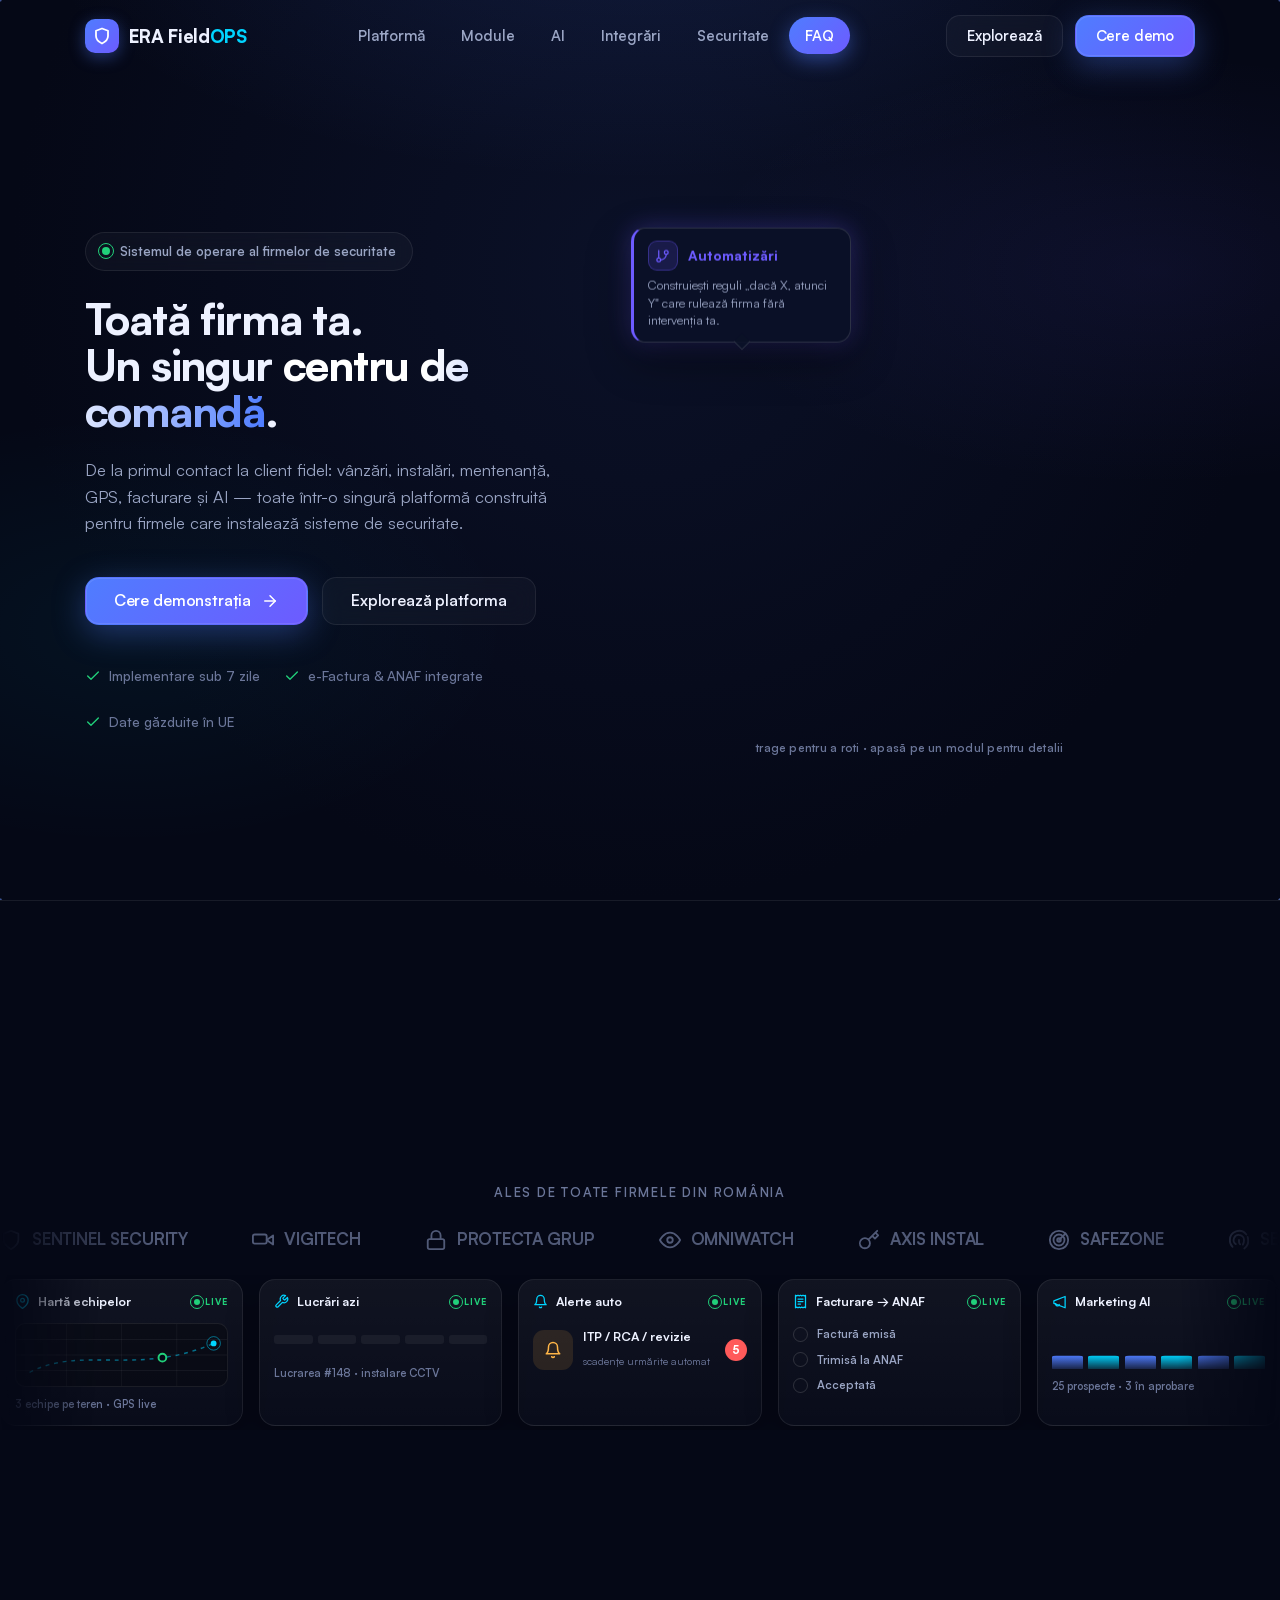
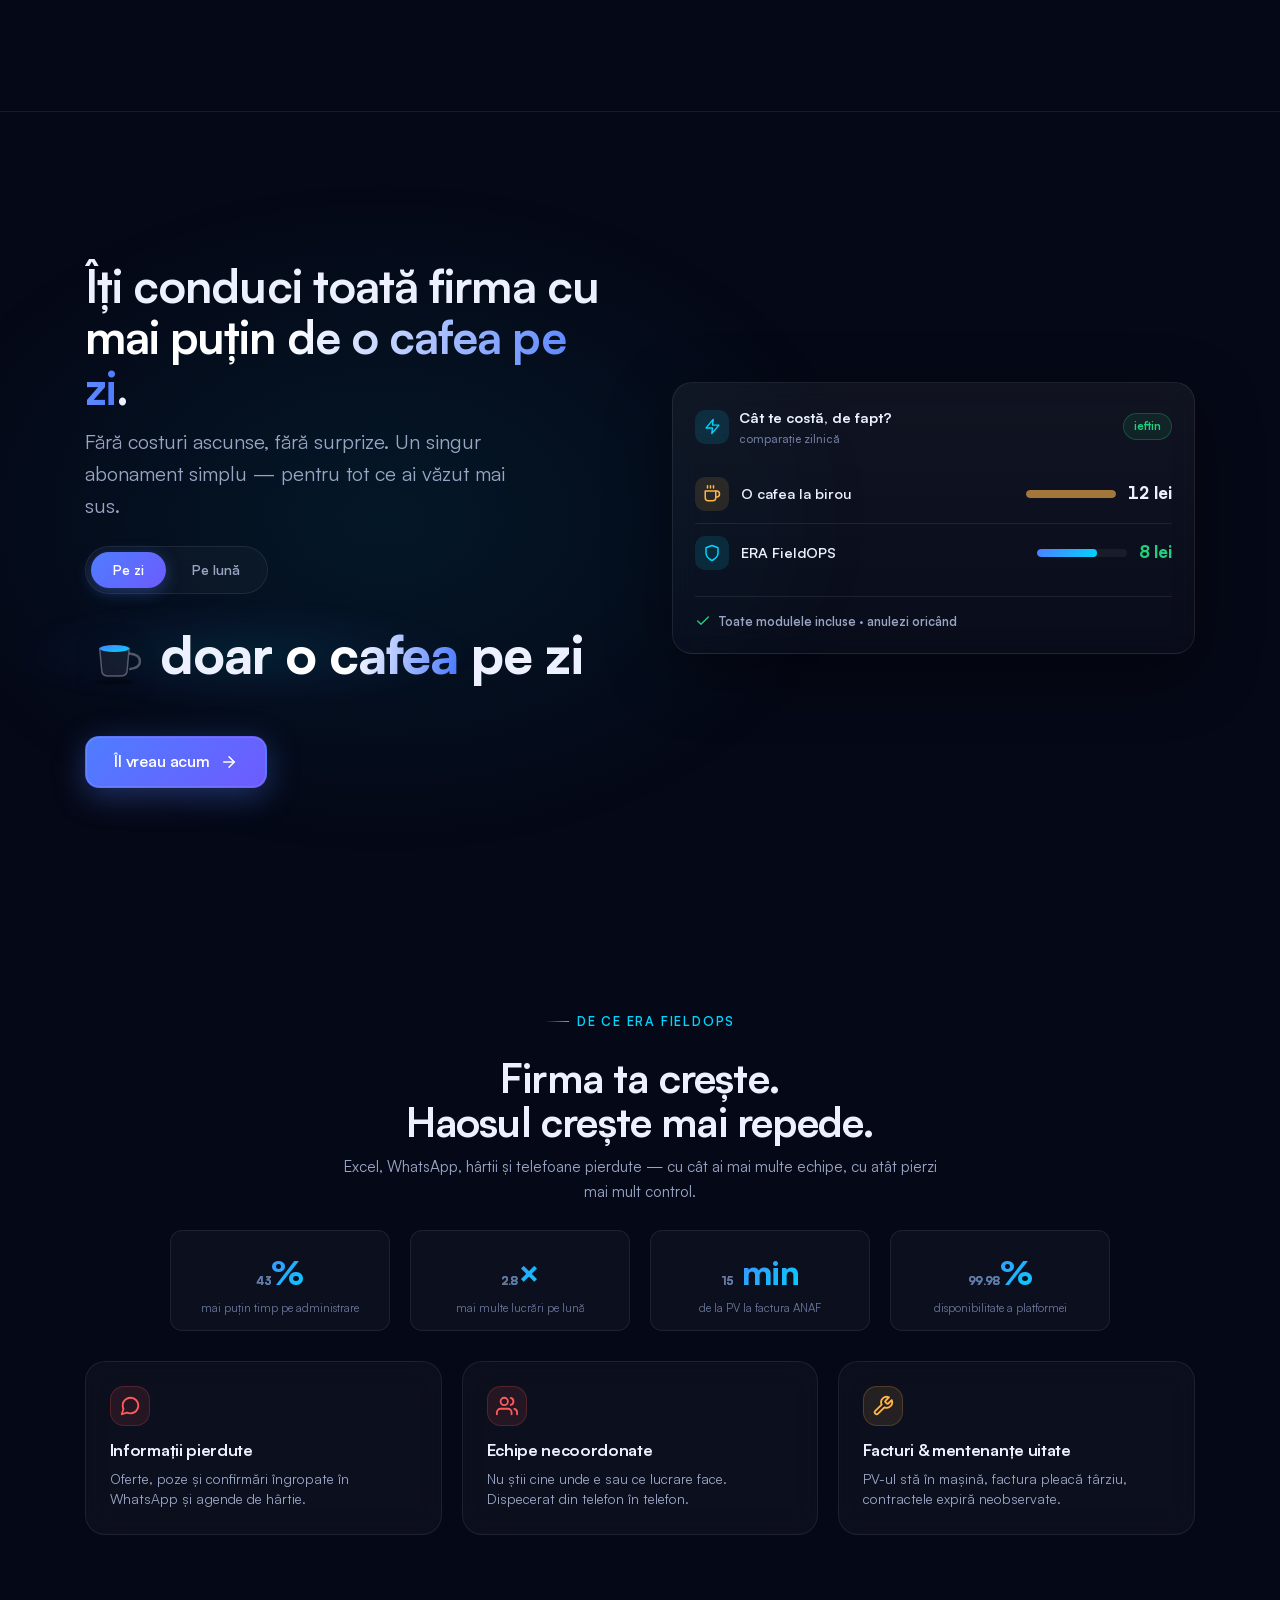
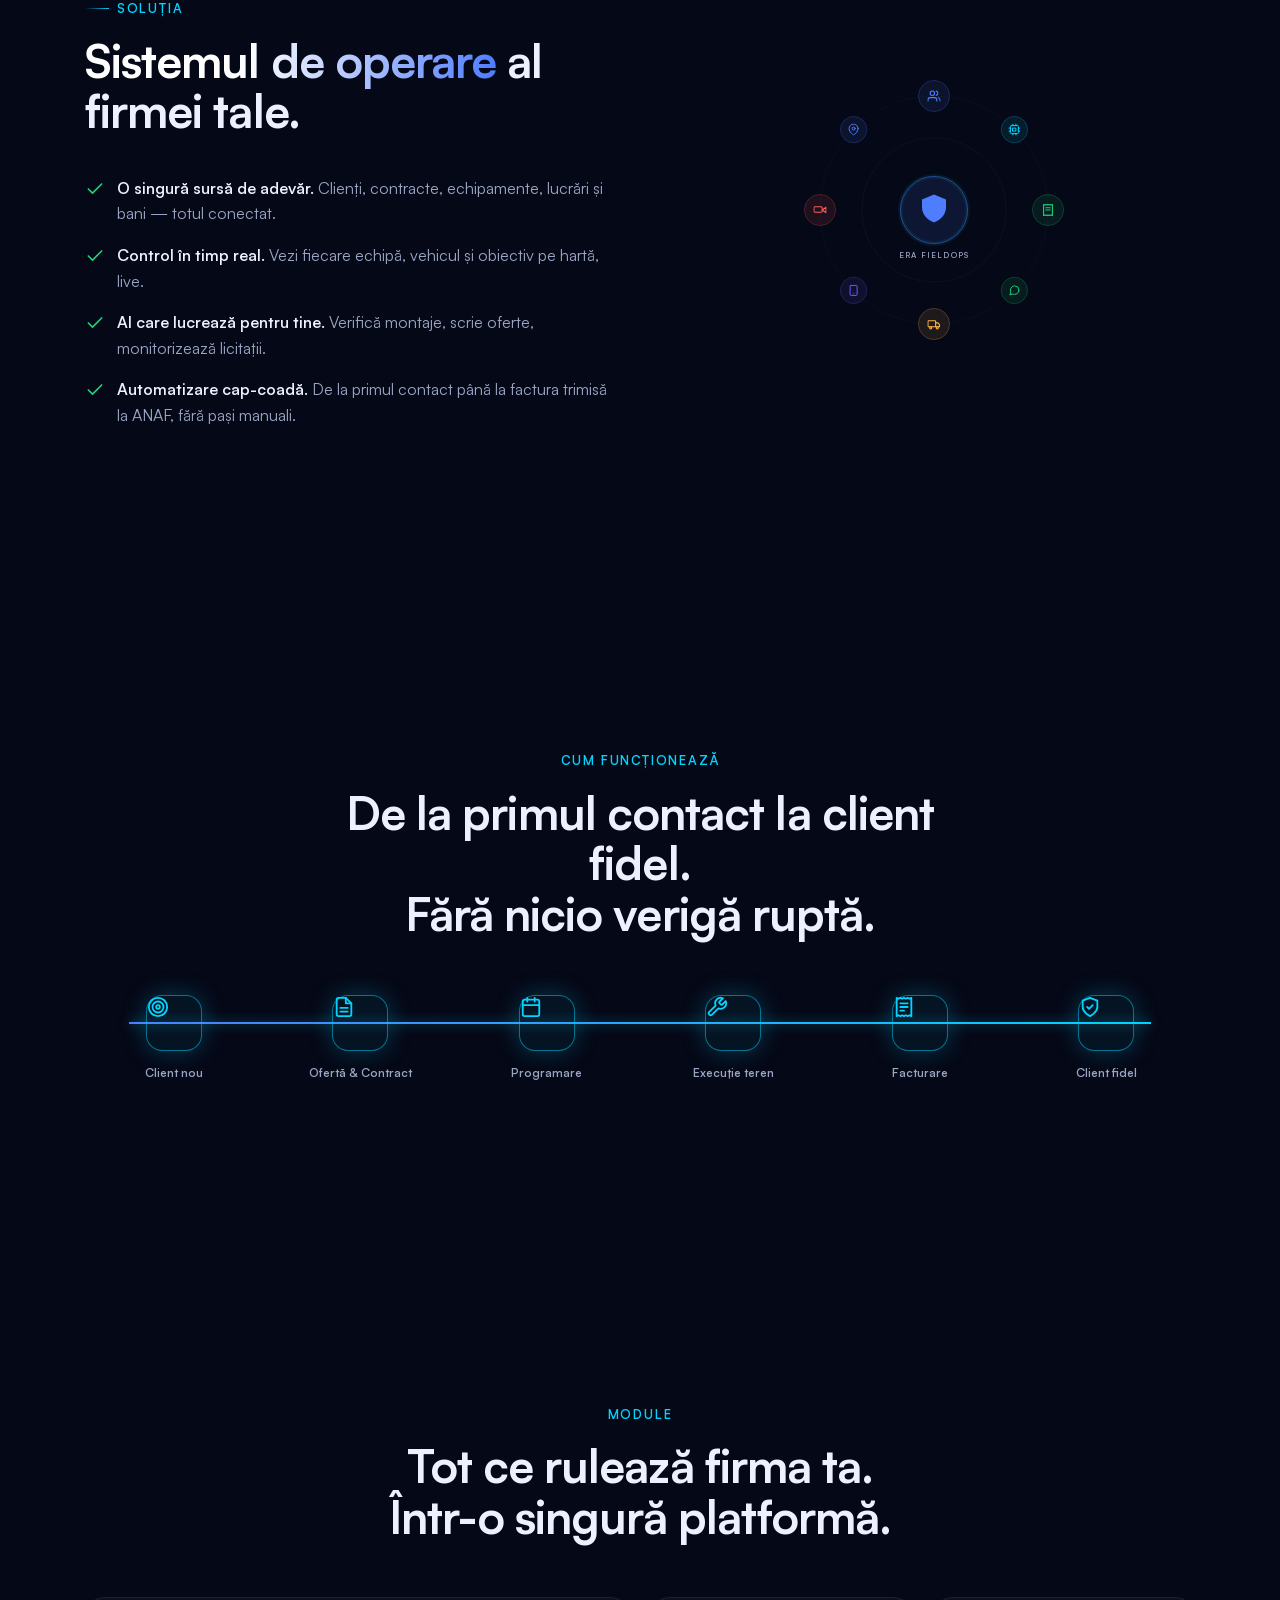
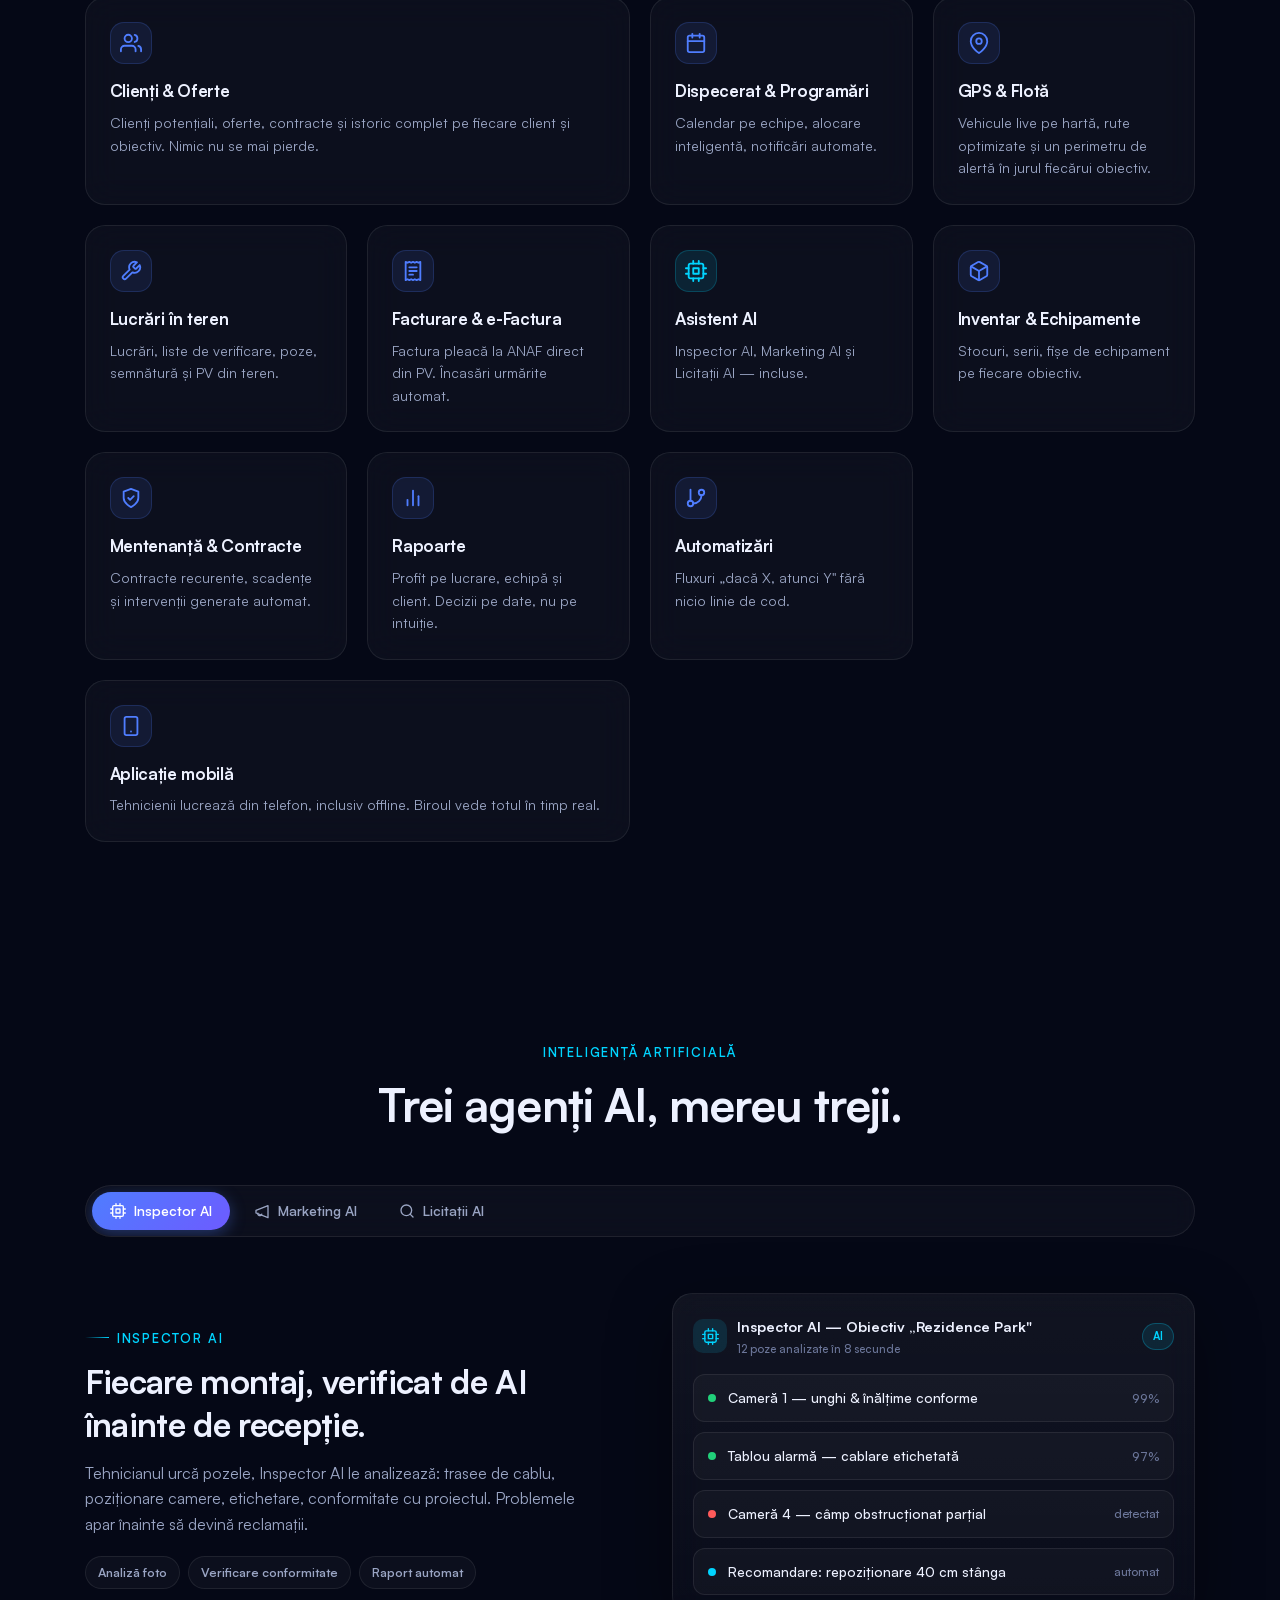
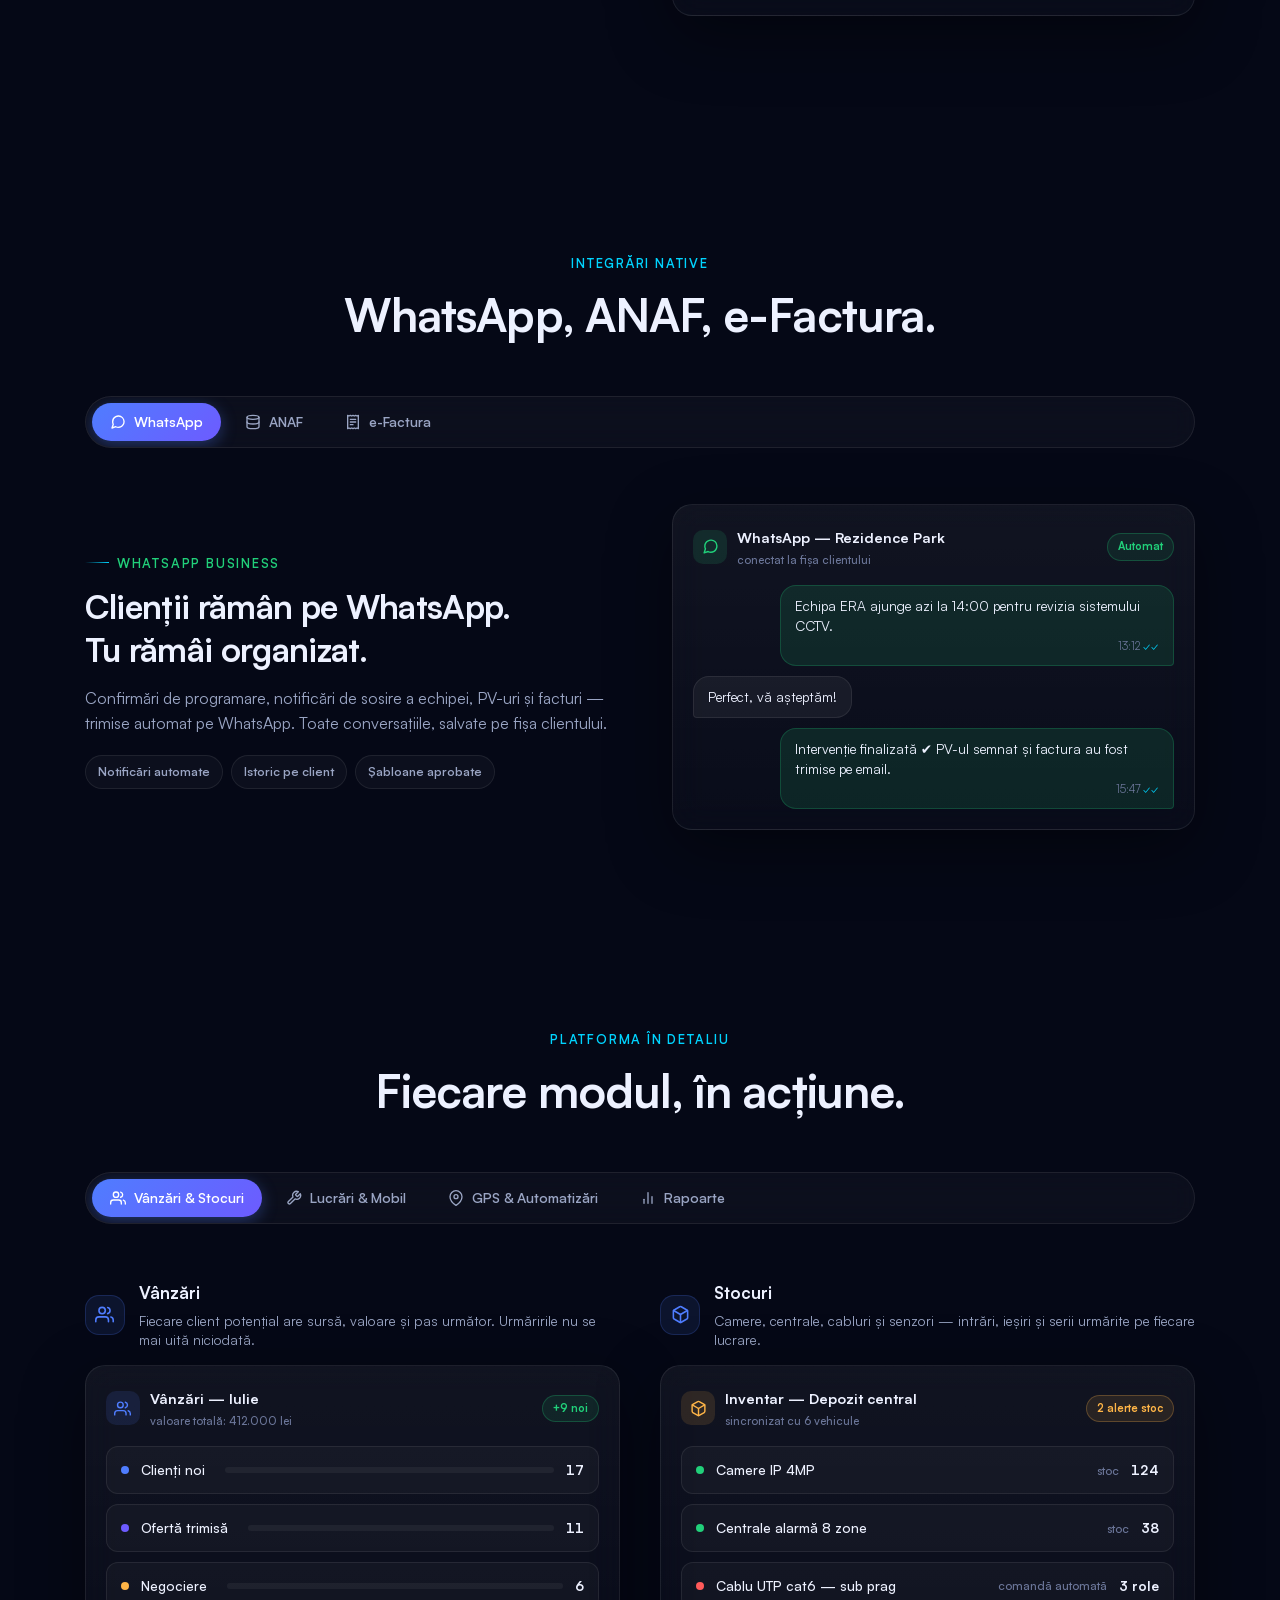
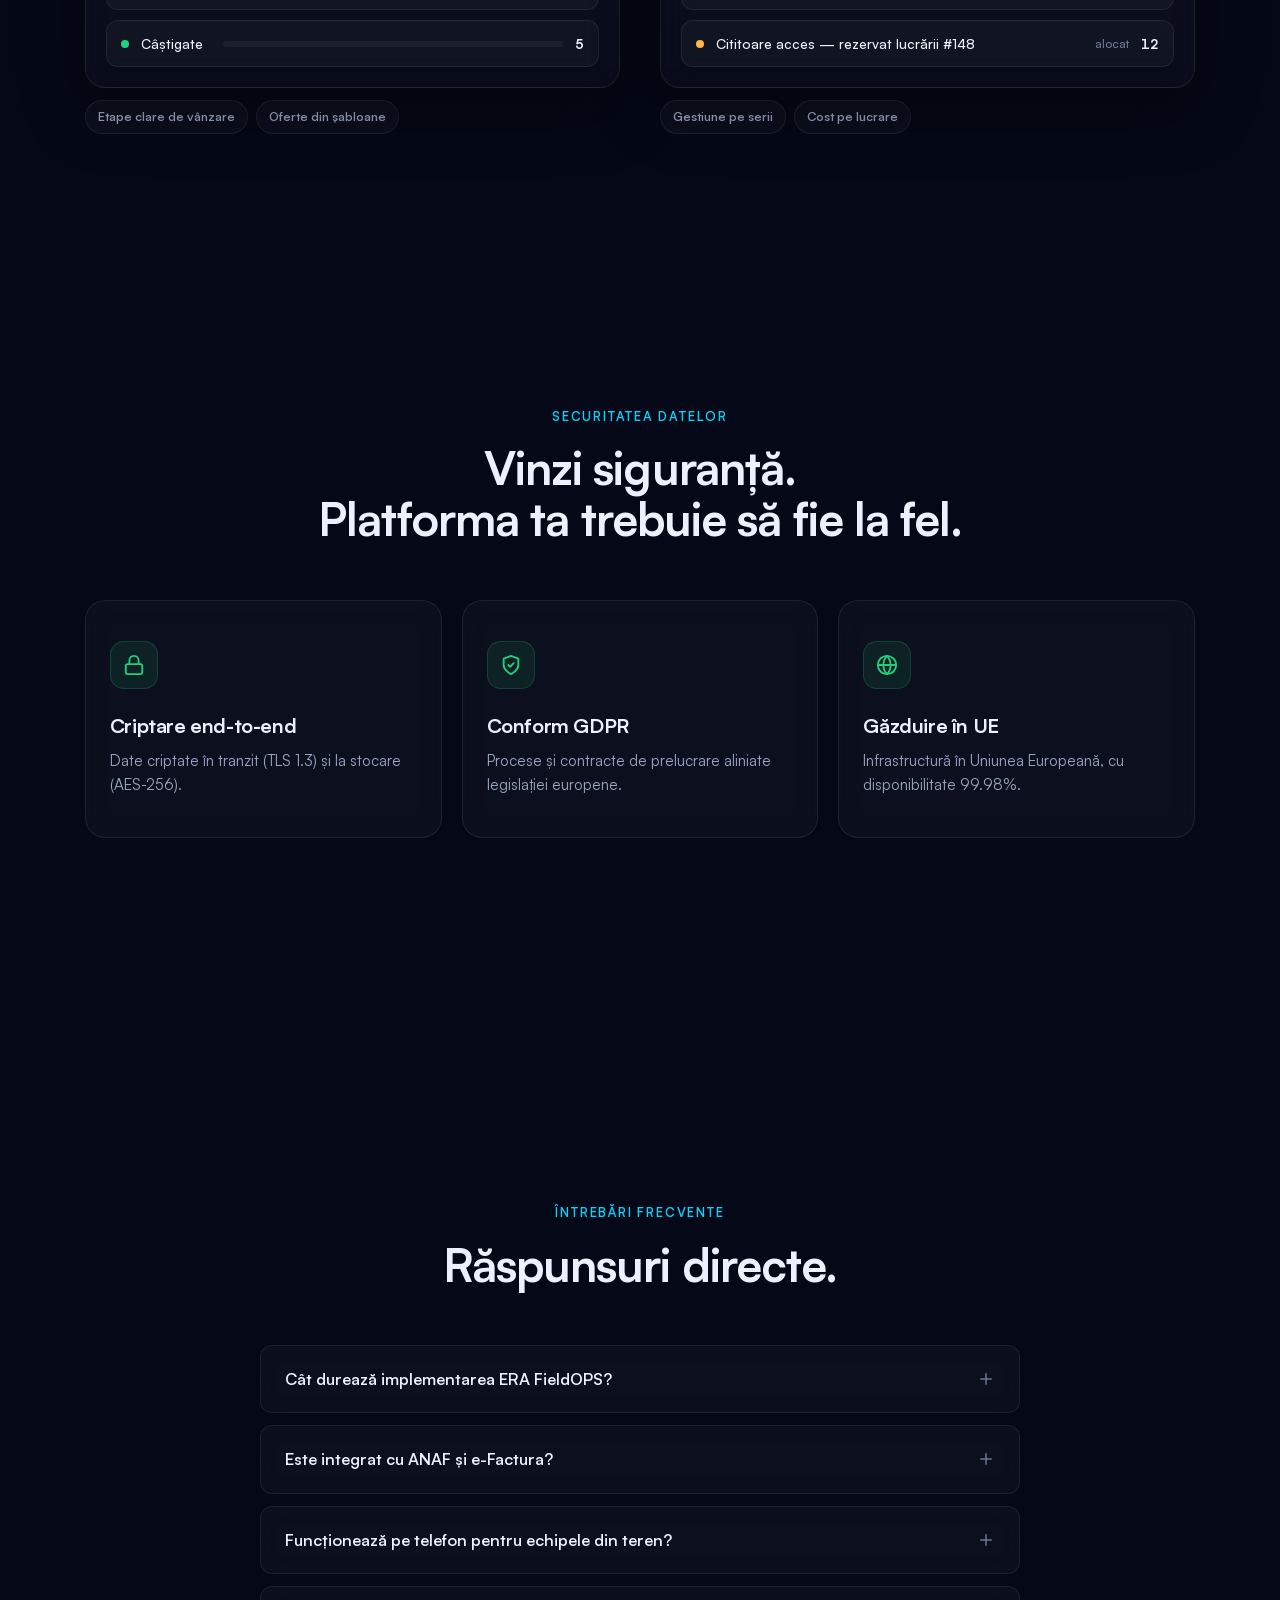
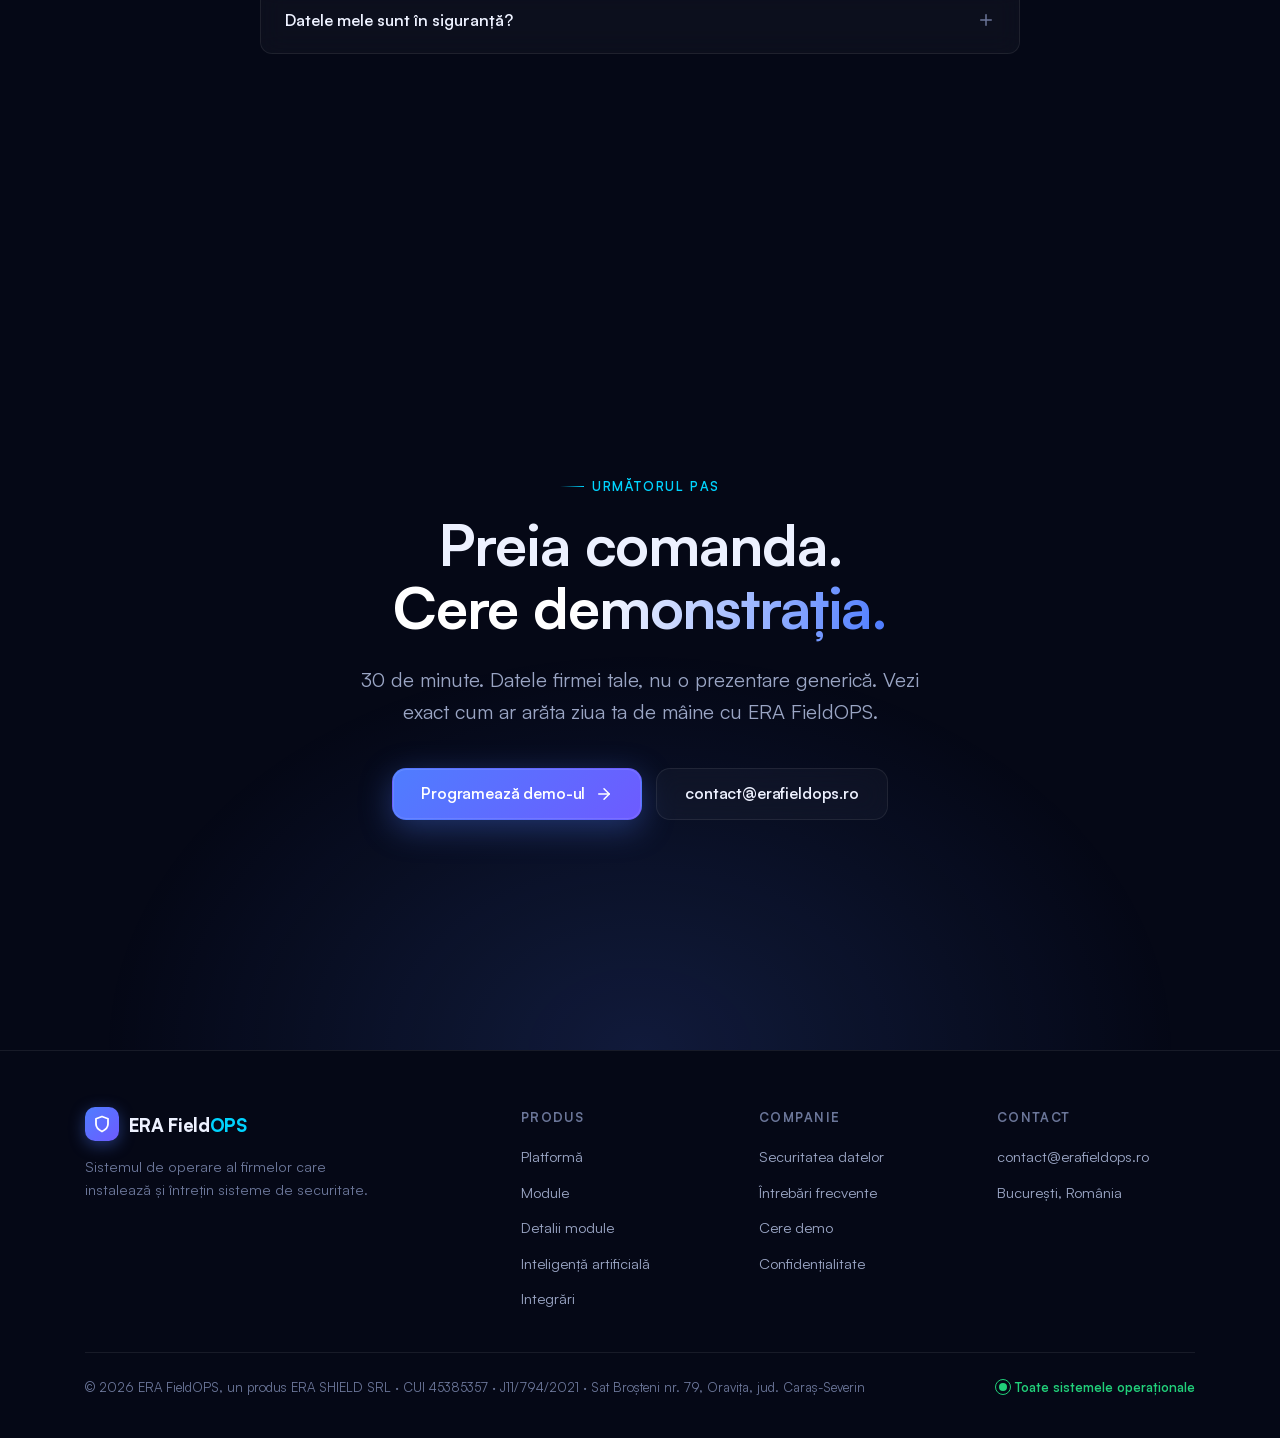
<file: index.html>
<!DOCTYPE html>
<html lang="ro">
<head>
  <meta charset="UTF-8">
  <meta http-equiv="Content-Security-Policy" content="default-src 'none'; script-src 'self'; style-src 'self' 'unsafe-inline'; img-src 'self' data:; font-src 'self'; connect-src 'self'; base-uri 'none'; form-action 'none'; object-src 'none'">
  <meta name="referrer" content="strict-origin-when-cross-origin">
  <meta name="viewport" content="width=device-width, initial-scale=1">
  <title>ERA FieldOPS — Sistemul de operare al firmelor de securitate</title>
  <meta name="description" content="ERA FieldOPS unifică gestiunea clienților, a stocurilor, a lucrărilor în teren, GPS, facturare, e-Factura și AI într-un singur centru de comandă pentru firmele care instalează și întrețin sisteme de securitate.">
  <link rel="canonical" href="https://erafieldops.ro/">
  <meta name="theme-color" content="#050816">

  <!-- OpenGraph -->
  <meta property="og:type" content="website">
  <meta property="og:site_name" content="ERA FieldOPS">
  <meta property="og:title" content="ERA FieldOPS — Sistemul de operare al firmelor de securitate">
  <meta property="og:description" content="Toată firma ta. Un singur centru de comandă. Clienți, stocuri, lucrări în teren, GPS, facturare, e-Factura și AI — într-o singură platformă.">
  <meta property="og:url" content="https://erafieldops.ro/">
  <meta property="og:locale" content="ro_RO">
  <meta name="twitter:card" content="summary_large_image">
  <meta name="twitter:title" content="ERA FieldOPS — Sistemul de operare al firmelor de securitate">
  <meta name="twitter:description" content="Clienți, stocuri, lucrări în teren, GPS, facturare, e-Factura și AI — într-un singur centru de comandă.">

  <link rel="preload" href="assets/fonts/Satoshi-Variable.woff2" as="font" type="font/woff2" crossorigin>
  <link rel="stylesheet" href="assets/css/style.css">
  <noscript><style>.reveal{opacity:1;transform:none}.wf-step{opacity:1;transform:none}.chart-bars i{transform:scaleY(1)}.bar-fill{width:var(--w,70%)}.spark path{stroke-dashoffset:0}#particles{display:none}.hero-copy>*,.hero-core{opacity:1!important;transform:none!important}.scroll-progress{display:none}</style></noscript>

  <script type="application/ld+json">
  {
    "@context": "https://schema.org",
    "@graph": [
      {
        "@type": "SoftwareApplication",
        "name": "ERA FieldOPS",
        "operatingSystem": "Web, iOS, Android",
        "applicationCategory": "BusinessApplication",
        "description": "Platformă completă pentru firmele care instalează și întrețin sisteme de securitate: gestiunea clienților, a stocurilor, a lucrărilor în teren, GPS, facturare, e-Factura și AI.",
        "url": "https://erafieldops.ro/",
        "offers": { "@type": "Offer", "price": "0", "priceCurrency": "EUR", "description": "Demonstrație gratuită" }
      },
      {
        "@type": "Organization",
        "name": "ERA FieldOPS",
        "url": "https://erafieldops.ro/",
        "email": "contact@erafieldops.ro"
      },
      {
        "@type": "FAQPage",
        "mainEntity": [
          { "@type": "Question", "name": "Cât durează implementarea ERA FieldOPS?", "acceptedAnswer": { "@type": "Answer", "text": "Configurarea de bază durează sub o săptămână. Importăm clienții, contractele și echipamentele existente, iar echipa ta primește training complet." } },
          { "@type": "Question", "name": "Este ERA FieldOPS integrat cu ANAF și e-Factura?", "acceptedAnswer": { "@type": "Answer", "text": "Da. Verificăm automat datele firmelor prin API-ul ANAF, iar facturile se transmit direct la ANAF prin e-Factura, cu status urmărit în timp real." } },
          { "@type": "Question", "name": "Funcționează pe telefon pentru echipele din teren?", "acceptedAnswer": { "@type": "Answer", "text": "Da. Tehnicienii au aplicație mobilă dedicată: lucrări, poze, semnătură pe ecran, PV generat automat — inclusiv offline." } },
          { "@type": "Question", "name": "Datele mele sunt în siguranță?", "acceptedAnswer": { "@type": "Answer", "text": "Datele sunt criptate în tranzit și la stocare, găzduite în UE, cu backup automat, roluri granulare și jurnal complet de audit — conform GDPR." } }
        ]
      }
    ]
  }
  </script>
</head>
<body>

<div class="scroll-progress" id="scrollProgress" aria-hidden="true"></div>

<!-- ===== SVG sprite ===== -->
<svg width="0" height="0" style="position:absolute" aria-hidden="true">
  <defs>
    <linearGradient id="sparkFill" x1="0" y1="0" x2="0" y2="1">
      <stop offset="0%" stop-color="#00D4FF" stop-opacity="0.25"/>
      <stop offset="100%" stop-color="#00D4FF" stop-opacity="0"/>
    </linearGradient>
  </defs>
  <symbol id="i-check" viewBox="0 0 24 24" fill="none" stroke="currentColor" stroke-width="2" stroke-linecap="round" stroke-linejoin="round"><polyline points="20 6 9 17 4 12"/></symbol>
  <symbol id="i-arrow" viewBox="0 0 24 24" fill="none" stroke="currentColor" stroke-width="2" stroke-linecap="round" stroke-linejoin="round"><line x1="5" y1="12" x2="19" y2="12"/><polyline points="12 5 19 12 12 19"/></symbol>
  <symbol id="i-cctv" viewBox="0 0 24 24" fill="none" stroke="currentColor" stroke-width="2" stroke-linecap="round" stroke-linejoin="round"><rect x="1" y="6" width="15" height="10" rx="2"/><polygon points="23 7 16 12 23 17 23 7"/></symbol>
  <symbol id="i-pin" viewBox="0 0 24 24" fill="none" stroke="currentColor" stroke-width="2" stroke-linecap="round" stroke-linejoin="round"><path d="M21 10c0 7-9 13-9 13S3 17 3 10a9 9 0 0 1 18 0z"/><circle cx="12" cy="10" r="3"/></symbol>
  <symbol id="i-truck" viewBox="0 0 24 24" fill="none" stroke="currentColor" stroke-width="2" stroke-linecap="round" stroke-linejoin="round"><rect x="1" y="6" width="14" height="11" rx="1"/><path d="M15 10h4l3 3v4h-7"/><circle cx="6" cy="19" r="2"/><circle cx="18" cy="19" r="2"/></symbol>
  <symbol id="i-file" viewBox="0 0 24 24" fill="none" stroke="currentColor" stroke-width="2" stroke-linecap="round" stroke-linejoin="round"><path d="M14 2H6a2 2 0 0 0-2 2v16a2 2 0 0 0 2 2h12a2 2 0 0 0 2-2V8z"/><polyline points="14 2 14 8 20 8"/><line x1="16" y1="13" x2="8" y2="13"/><line x1="16" y1="17" x2="8" y2="17"/></symbol>
  <symbol id="i-pen" viewBox="0 0 24 24" fill="none" stroke="currentColor" stroke-width="2" stroke-linecap="round" stroke-linejoin="round"><path d="M12 20h9"/><path d="M16.5 3.5a2.12 2.12 0 0 1 3 3L7 19l-4 1 1-4z"/></symbol>
  <symbol id="i-zap" viewBox="0 0 24 24" fill="none" stroke="currentColor" stroke-width="2" stroke-linecap="round" stroke-linejoin="round"><polygon points="13 2 3 14 12 14 11 22 21 10 12 10 13 2"/></symbol>
  <symbol id="i-cpu" viewBox="0 0 24 24" fill="none" stroke="currentColor" stroke-width="2" stroke-linecap="round" stroke-linejoin="round"><rect x="4" y="4" width="16" height="16" rx="2"/><rect x="9" y="9" width="6" height="6"/><path d="M9 1v3M15 1v3M9 20v3M15 20v3M1 9h3M1 15h3M20 9h3M20 15h3"/></symbol>
  <symbol id="i-msg" viewBox="0 0 24 24" fill="none" stroke="currentColor" stroke-width="2" stroke-linecap="round" stroke-linejoin="round"><path d="M21 11.5a8.38 8.38 0 0 1-.9 3.8 8.5 8.5 0 0 1-7.6 4.7 8.38 8.38 0 0 1-3.8-.9L3 21l1.9-5.7a8.38 8.38 0 0 1-.9-3.8 8.5 8.5 0 0 1 4.7-7.6 8.38 8.38 0 0 1 3.8-.9h.5a8.48 8.48 0 0 1 8 8z"/></symbol>
  <symbol id="i-shield" viewBox="0 0 24 24" fill="none" stroke="currentColor" stroke-width="2" stroke-linecap="round" stroke-linejoin="round"><path d="M12 22s8-4 8-10V5l-8-3-8 3v7c0 6 8 10 8 10z"/></symbol>
  <symbol id="i-shield-check" viewBox="0 0 24 24" fill="none" stroke="currentColor" stroke-width="2" stroke-linecap="round" stroke-linejoin="round"><path d="M12 22s8-4 8-10V5l-8-3-8 3v7c0 6 8 10 8 10z"/><polyline points="9 12 11 14 15 10"/></symbol>
  <symbol id="i-chart" viewBox="0 0 24 24" fill="none" stroke="currentColor" stroke-width="2" stroke-linecap="round" stroke-linejoin="round"><line x1="18" y1="20" x2="18" y2="10"/><line x1="12" y1="20" x2="12" y2="4"/><line x1="6" y1="20" x2="6" y2="14"/></symbol>
  <symbol id="i-phone" viewBox="0 0 24 24" fill="none" stroke="currentColor" stroke-width="2" stroke-linecap="round" stroke-linejoin="round"><rect x="5" y="2" width="14" height="20" rx="2"/><line x1="12" y1="18" x2="12" y2="18"/></symbol>
  <symbol id="i-users" viewBox="0 0 24 24" fill="none" stroke="currentColor" stroke-width="2" stroke-linecap="round" stroke-linejoin="round"><path d="M17 21v-2a4 4 0 0 0-4-4H5a4 4 0 0 0-4 4v2"/><circle cx="9" cy="7" r="4"/><path d="M23 21v-2a4 4 0 0 0-3-3.87"/><path d="M16 3.13a4 4 0 0 1 0 7.75"/></symbol>
  <symbol id="i-radar" viewBox="0 0 24 24" fill="none" stroke="currentColor" stroke-width="2" stroke-linecap="round" stroke-linejoin="round"><circle cx="12" cy="12" r="10"/><circle cx="12" cy="12" r="6"/><circle cx="12" cy="12" r="2"/><line x1="12" y1="12" x2="19" y2="5"/></symbol>
  <symbol id="i-clock" viewBox="0 0 24 24" fill="none" stroke="currentColor" stroke-width="2" stroke-linecap="round" stroke-linejoin="round"><circle cx="12" cy="12" r="10"/><polyline points="12 6 12 12 16 14"/></symbol>
  <symbol id="i-receipt" viewBox="0 0 24 24" fill="none" stroke="currentColor" stroke-width="2" stroke-linecap="round" stroke-linejoin="round"><path d="M4 2v20l2-1 2 1 2-1 2 1 2-1 2 1 2-1 2 1V2l-2 1-2-1-2 1-2-1-2 1-2-1-2 1z"/><line x1="8" y1="8" x2="16" y2="8"/><line x1="8" y1="12" x2="16" y2="12"/><line x1="8" y1="16" x2="12" y2="16"/></symbol>
  <symbol id="i-calendar" viewBox="0 0 24 24" fill="none" stroke="currentColor" stroke-width="2" stroke-linecap="round" stroke-linejoin="round"><rect x="3" y="4" width="18" height="18" rx="2"/><line x1="16" y1="2" x2="16" y2="6"/><line x1="8" y1="2" x2="8" y2="6"/><line x1="3" y1="10" x2="21" y2="10"/></symbol>
  <symbol id="i-target" viewBox="0 0 24 24" fill="none" stroke="currentColor" stroke-width="2" stroke-linecap="round" stroke-linejoin="round"><circle cx="12" cy="12" r="10"/><circle cx="12" cy="12" r="6"/><circle cx="12" cy="12" r="2"/></symbol>
  <symbol id="i-eye" viewBox="0 0 24 24" fill="none" stroke="currentColor" stroke-width="2" stroke-linecap="round" stroke-linejoin="round"><path d="M1 12s4-8 11-8 11 8 11 8-4 8-11 8-11-8-11-8z"/><circle cx="12" cy="12" r="3"/></symbol>
  <symbol id="i-wrench" viewBox="0 0 24 24" fill="none" stroke="currentColor" stroke-width="2" stroke-linecap="round" stroke-linejoin="round"><path d="M14.7 6.3a1 1 0 0 0 0 1.4l1.6 1.6a1 1 0 0 0 1.4 0l3.77-3.77a6 6 0 0 1-7.94 7.94l-6.91 6.91a2.12 2.12 0 0 1-3-3l6.91-6.91a6 6 0 0 1 7.94-7.94l-3.76 3.76z"/></symbol>
  <symbol id="i-route" viewBox="0 0 24 24" fill="none" stroke="currentColor" stroke-width="2" stroke-linecap="round" stroke-linejoin="round"><circle cx="6" cy="19" r="3"/><circle cx="18" cy="5" r="3"/><path d="M12 19h4.5a3.5 3.5 0 0 0 0-7h-9a3.5 3.5 0 0 1 0-7H12"/></symbol>
  <symbol id="i-bell" viewBox="0 0 24 24" fill="none" stroke="currentColor" stroke-width="2" stroke-linecap="round" stroke-linejoin="round"><path d="M18 8A6 6 0 0 0 6 8c0 7-3 9-3 9h18s-3-2-3-9"/><path d="M13.73 21a2 2 0 0 1-3.46 0"/></symbol>
  <symbol id="i-lock" viewBox="0 0 24 24" fill="none" stroke="currentColor" stroke-width="2" stroke-linecap="round" stroke-linejoin="round"><rect x="3" y="11" width="18" height="11" rx="2"/><path d="M7 11V7a5 5 0 0 1 10 0v4"/></symbol>
  <symbol id="i-key" viewBox="0 0 24 24" fill="none" stroke="currentColor" stroke-width="2" stroke-linecap="round" stroke-linejoin="round"><path d="M21 2l-2 2m-7.61 7.61a5.5 5.5 0 1 1-7.778 7.778 5.5 5.5 0 0 1 7.777-7.777zm0 0L15.5 7.5m0 0l3 3L22 7l-3-3m-3.5 3.5L19 4"/></symbol>
  <symbol id="i-server" viewBox="0 0 24 24" fill="none" stroke="currentColor" stroke-width="2" stroke-linecap="round" stroke-linejoin="round"><rect x="2" y="2" width="20" height="8" rx="2"/><rect x="2" y="14" width="20" height="8" rx="2"/><line x1="6" y1="6" x2="6.01" y2="6"/><line x1="6" y1="18" x2="6.01" y2="18"/></symbol>
  <symbol id="i-plus" viewBox="0 0 24 24" fill="none" stroke="currentColor" stroke-width="2" stroke-linecap="round" stroke-linejoin="round"><line x1="12" y1="5" x2="12" y2="19"/><line x1="5" y1="12" x2="19" y2="12"/></symbol>
  <symbol id="i-camera" viewBox="0 0 24 24" fill="none" stroke="currentColor" stroke-width="2" stroke-linecap="round" stroke-linejoin="round"><path d="M23 19a2 2 0 0 1-2 2H3a2 2 0 0 1-2-2V8a2 2 0 0 1 2-2h4l2-3h6l2 3h4a2 2 0 0 1 2 2z"/><circle cx="12" cy="13" r="4"/></symbol>
  <symbol id="i-search" viewBox="0 0 24 24" fill="none" stroke="currentColor" stroke-width="2" stroke-linecap="round" stroke-linejoin="round"><circle cx="11" cy="11" r="8"/><line x1="21" y1="21" x2="16.65" y2="16.65"/></symbol>
  <symbol id="i-megaphone" viewBox="0 0 24 24" fill="none" stroke="currentColor" stroke-width="2" stroke-linecap="round" stroke-linejoin="round"><path d="M3 11l18-7v18L3 15v-4z"/><path d="M11.6 16.8a3 3 0 1 1-5.8-1.6"/></symbol>
  <symbol id="i-branch" viewBox="0 0 24 24" fill="none" stroke="currentColor" stroke-width="2" stroke-linecap="round" stroke-linejoin="round"><line x1="6" y1="3" x2="6" y2="15"/><circle cx="18" cy="6" r="3"/><circle cx="6" cy="18" r="3"/><path d="M18 9a9 9 0 0 1-9 9"/></symbol>
  <symbol id="i-box" viewBox="0 0 24 24" fill="none" stroke="currentColor" stroke-width="2" stroke-linecap="round" stroke-linejoin="round"><path d="M21 16V8a2 2 0 0 0-1-1.73l-7-4a2 2 0 0 0-2 0l-7 4A2 2 0 0 0 3 8v8a2 2 0 0 0 1 1.73l7 4a2 2 0 0 0 2 0l7-4A2 2 0 0 0 21 16z"/><polyline points="3.27 6.96 12 12.01 20.73 6.96"/><line x1="12" y1="22.08" x2="12" y2="12"/></symbol>
  <symbol id="i-fingerprint" viewBox="0 0 24 24" fill="none" stroke="currentColor" stroke-width="2" stroke-linecap="round" stroke-linejoin="round"><path d="M2 12a10 10 0 0 1 18-6"/><path d="M5 19.5A10 10 0 0 1 2 12"/><path d="M17.8 21.2A10 10 0 0 0 22 12a10 10 0 0 0-.6-3.4"/><path d="M8.5 16.5A5.5 5.5 0 0 1 12 6.5a5.5 5.5 0 0 1 5.5 5.5c0 2-.5 3.5-1.3 5"/><path d="M12 12v2a4 4 0 0 0 1.2 2.8"/></symbol>
  <symbol id="i-globe" viewBox="0 0 24 24" fill="none" stroke="currentColor" stroke-width="2" stroke-linecap="round" stroke-linejoin="round"><circle cx="12" cy="12" r="10"/><line x1="2" y1="12" x2="22" y2="12"/><path d="M12 2a15.3 15.3 0 0 1 4 10 15.3 15.3 0 0 1-4 10 15.3 15.3 0 0 1-4-10 15.3 15.3 0 0 1 4-10z"/></symbol>
  <symbol id="i-database" viewBox="0 0 24 24" fill="none" stroke="currentColor" stroke-width="2" stroke-linecap="round" stroke-linejoin="round"><ellipse cx="12" cy="5" rx="9" ry="3"/><path d="M21 12c0 1.66-4 3-9 3s-9-1.34-9-3"/><path d="M3 5v14c0 1.66 4 3 9 3s9-1.34 9-3V5"/></symbol>
  <symbol id="i-coffee" viewBox="0 0 24 24" fill="none" stroke="currentColor" stroke-width="2" stroke-linecap="round" stroke-linejoin="round"><path d="M17 8h1a4 4 0 1 1 0 8h-1"/><path d="M3 8h14v9a4 4 0 0 1-4 4H7a4 4 0 0 1-4-4z"/><line x1="6" y1="1" x2="6" y2="4"/><line x1="10" y1="1" x2="10" y2="4"/><line x1="14" y1="1" x2="14" y2="4"/></symbol>
</svg>

<!-- ===== NAV ===== -->
<header class="nav" id="nav">
  <div class="container nav-inner">
    <a href="#top" class="logo" aria-label="ERA FieldOPS — acasă">
      <span class="logo-mark"><svg fill="none" stroke="#fff" stroke-width="2.4" stroke-linecap="round" stroke-linejoin="round" viewBox="0 0 24 24"><path d="M12 22s8-4 8-10V5l-8-3-8 3v7c0 6 8 10 8 10z"/></svg></span>
      <span>ERA Field<em>OPS</em></span>
    </a>
    <ul class="nav-links">
      <li><a href="#platforma">Platformă</a></li>
      <li><a href="#module">Module</a></li>
      <li><a href="#ai">AI</a></li>
      <li><a href="#integrari">Integrări</a></li>
      <li><a href="#securitate">Securitate</a></li>
      <li><a href="#faq">FAQ</a></li>
    </ul>
    <div class="nav-cta">
      <a href="#platforma" class="btn btn-ghost">Explorează</a>
      <a href="#demo" class="btn btn-primary">Cere demo</a>
      <button class="nav-burger" id="burger" aria-label="Meniu" aria-expanded="false" aria-controls="mobileMenu">
        <span></span><span></span><span></span>
      </button>
    </div>
  </div>
</header>
<nav class="mobile-menu" id="mobileMenu" aria-label="Meniu mobil">
  <a href="#platforma">Platformă</a>
  <a href="#module">Module</a>
  <a href="#ai">AI</a>
  <a href="#integrari">Integrări</a>
  <a href="#securitate">Securitate</a>
  <a href="#faq">FAQ</a>
</nav>

<main id="top">

<!-- ===== 1. HERO ===== -->
<section class="hero">
  <div class="container hero-grid">
    <div class="hero-copy">
      <span class="hero-badge"><i class="pulse-dot"></i> Sistemul de operare al firmelor de securitate</span>
      <h1>Toată firma ta.<br>Un singur <span class="grad-text">centru de comandă</span>.</h1>
      <p class="lead">De la primul contact la client fidel: vânzări, instalări, mentenanță, GPS, facturare și AI — toate într-o singură platformă construită pentru firmele care instalează sisteme de securitate.</p>
      <div class="hero-actions">
        <a href="#demo" class="btn btn-primary">Cere demonstrația <svg aria-hidden="true"><use href="#i-arrow"/></svg></a>
        <a href="#platforma" class="btn btn-ghost">Explorează platforma</a>
      </div>
      <div class="hero-meta">
        <div><svg aria-hidden="true"><use href="#i-check"/></svg> Implementare sub 7 zile</div>
        <div><svg aria-hidden="true"><use href="#i-check"/></svg> e-Factura &amp; ANAF integrate</div>
        <div><svg aria-hidden="true"><use href="#i-check"/></svg> Date găzduite în UE</div>
      </div>
    </div>

    <div class="hero-core" aria-hidden="true">
      <canvas id="core3dHero" aria-hidden="true"></canvas>
      <div class="core3d-tip" id="core3dHeroTip" role="status">
        <div class="core3d-tip-head">
          <span class="core3d-tip-icon"><svg aria-hidden="true"><use href="#i-cpu"/></svg></span>
          <b id="core3dHeroTipTitle"></b>
        </div>
        <p id="core3dHeroTipDesc"></p>
      </div>
      <div class="core3d-hint">trage pentru a roti · apasă pe un modul pentru detalii</div>
    </div>
  </div>
</section>


<!-- ===== 2. TRUSTED BY ===== -->
<section class="trusted" aria-label="Companii care folosesc ERA FieldOPS">
  <div class="container">
    <p>Ales de toate firmele din România</p>
  </div>
  <div class="logo-track-wrap">
    <div class="logo-track" id="logoTrack">
      <span class="logo-item"><svg aria-hidden="true"><use href="#i-shield"/></svg>SENTINEL SECURITY</span>
      <span class="logo-item"><svg aria-hidden="true"><use href="#i-cctv"/></svg>VIGITECH</span>
      <span class="logo-item"><svg aria-hidden="true"><use href="#i-lock"/></svg>PROTECTA GRUP</span>
      <span class="logo-item"><svg aria-hidden="true"><use href="#i-eye"/></svg>OMNIWATCH</span>
      <span class="logo-item"><svg aria-hidden="true"><use href="#i-key"/></svg>AXIS INSTAL</span>
      <span class="logo-item"><svg aria-hidden="true"><use href="#i-radar"/></svg>SAFEZONE</span>
      <span class="logo-item"><svg aria-hidden="true"><use href="#i-fingerprint"/></svg>SECURA SYSTEMS</span>
      <span class="logo-item"><svg aria-hidden="true"><use href="#i-bell"/></svg>ALARMTECH</span>
    </div>
  </div>
  <div class="feature-track-wrap" aria-hidden="true">
    <div class="feature-track" id="featureTrack">

      <!-- Hartă echipelor -->
      <div class="live-card">
        <div class="lc-head"><svg aria-hidden="true"><use href="#i-pin"/></svg>Hartă echipelor<span class="lc-live"><i class="pulse-dot"></i>LIVE</span></div>
        <div class="lc-map">
          <svg viewBox="0 0 226 64" preserveAspectRatio="xMidYMid slice">
            <g class="lc-grid">
              <line x1="0" y1="16" x2="226" y2="16"/><line x1="0" y1="32" x2="226" y2="32"/><line x1="0" y1="48" x2="226" y2="48"/>
              <line x1="56" y1="0" x2="56" y2="64"/><line x1="113" y1="0" x2="113" y2="64"/><line x1="170" y1="0" x2="170" y2="64"/>
            </g>
            <path class="lc-route" d="M18 50 C 70 22, 130 54, 208 20"/>
            <circle class="lc-obj" cx="208" cy="20" r="3"/>
            <circle class="lc-objring" cx="208" cy="20" r="7"/>
            <circle class="lc-veh" r="4"><animateMotion dur="5s" repeatCount="indefinite" path="M18 50 C 70 22, 130 54, 208 20"/></circle>
          </svg>
        </div>
        <div class="lc-label">3 echipe pe teren · GPS live</div>
      </div>

      <!-- Lucrări azi -->
      <div class="live-card">
        <div class="lc-head"><svg aria-hidden="true"><use href="#i-wrench"/></svg>Lucrări azi<span class="lc-live"><i class="pulse-dot"></i>LIVE</span></div>
        <div class="lc-seg"><i></i><i></i><i></i><i></i><i></i></div>
        <div class="lc-label">Lucrarea #148 · instalare CCTV</div>
      </div>

      <!-- Alerte auto -->
      <div class="live-card">
        <div class="lc-head"><svg aria-hidden="true"><use href="#i-bell"/></svg>Alerte auto<span class="lc-live"><i class="pulse-dot"></i>LIVE</span></div>
        <div class="lc-alert">
          <span class="lc-bell"><svg aria-hidden="true"><use href="#i-bell"/></svg></span>
          <div><b>ITP / RCA / revizie</b><small>scadențe urmărite automat</small></div>
          <span class="lc-badge">5</span>
        </div>
      </div>

      <!-- Facturare -> ANAF -->
      <div class="live-card">
        <div class="lc-head"><svg aria-hidden="true"><use href="#i-receipt"/></svg>Facturare → ANAF<span class="lc-live"><i class="pulse-dot"></i>LIVE</span></div>
        <div class="lc-flow">
          <div class="lc-frow"><i></i>Factură emisă</div>
          <div class="lc-frow"><i></i>Trimisă la ANAF</div>
          <div class="lc-frow"><i></i>Acceptată</div>
        </div>
      </div>

      <!-- Marketing AI -->
      <div class="live-card">
        <div class="lc-head"><svg aria-hidden="true"><use href="#i-megaphone"/></svg>Marketing AI<span class="lc-live"><i class="pulse-dot"></i>LIVE</span></div>
        <div class="lc-bars"><i></i><i></i><i></i><i></i><i></i><i></i></div>
        <div class="lc-label">25 prospecte · 3 în aprobare</div>
      </div>

      <!-- Scanează -->
      <div class="live-card">
        <div class="lc-head"><svg aria-hidden="true"><use href="#i-search"/></svg>Scanează<span class="lc-live"><i class="pulse-dot"></i>LIVE</span></div>
        <div class="lc-scan">
          <div class="lc-qr"><i></i><i class="off"></i><i></i><i></i><i class="off"></i><i></i><i></i><i class="off"></i><i></i><i></i><i class="off"></i><i></i><i></i><i></i><i class="off"></i><i></i><i class="off"></i><i></i><i class="off"></i><i></i></div>
          <span class="lc-scanline"></span>
        </div>
        <div class="lc-label">QR obiectiv · stoc &amp; echipamente</div>
      </div>

    </div>
  </div>
</section>

<!-- ===== PREȚ — mai puțin de o cafea ===== -->
<section class="section price-sec" id="pret">
  <div class="container price-hook">
    <div class="ph-copy reveal">
      <h2>Îți conduci toată firma cu <span class="grad-text">mai puțin de o cafea pe zi</span>.</h2>
      <p class="lead">Fără costuri ascunse, fără surprize. Un singur abonament simplu — pentru tot ce ai văzut mai sus.</p>
      <div class="ph-toggle" role="group" aria-label="Alege perioada">
        <button class="ph-tab active" data-period="day" aria-pressed="true">Pe zi</button>
        <button class="ph-tab" data-period="month" aria-pressed="false">Pe lună</button>
      </div>
      <div class="ph-price" id="phPrice">
        <span class="ph-cup" aria-hidden="true">
          <svg viewBox="0 0 60 66" fill="none">
            <defs>
              <linearGradient id="cupLiquid" x1="0" y1="0" x2="1" y2="1">
                <stop offset="0" stop-color="#4F7DFF"/><stop offset="1" stop-color="#00D4FF"/>
              </linearGradient>
            </defs>
            <path class="steam s1" d="M24 20 C 20 14, 28 12, 24 6" stroke="#00D4FF" stroke-width="2.4" stroke-linecap="round"/>
            <path class="steam s2" d="M31 20 C 27 13, 35 11, 31 4" stroke="#6D5BFF" stroke-width="2.4" stroke-linecap="round"/>
            <path class="steam s3" d="M38 20 C 34 14, 42 12, 38 6" stroke="#4F7DFF" stroke-width="2.4" stroke-linecap="round"/>
            <path d="M15 26 H45 L43 48 Q43 54 37 54 H23 Q17 54 17 48 Z" fill="rgba(255,255,255,0.06)" stroke="rgba(255,255,255,0.3)" stroke-width="1.5"/>
            <ellipse cx="30" cy="26" rx="15" ry="3.6" fill="url(#cupLiquid)"/>
            <path d="M45 31 Q56 32 56 39 Q56 46 45 47" fill="none" stroke="rgba(255,255,255,0.3)" stroke-width="2.5"/>
            <ellipse cx="30" cy="60" rx="20" ry="3" fill="rgba(0,0,0,0.35)"/>
          </svg>
        </span>
        <span class="ph-dayview">doar <span class="grad-text">o cafea</span> pe zi</span>
        <span class="ph-monthview">
          <span class="ph-from">de la</span>
          <span class="ph-amount">250 lei</span>
          <span class="ph-per">pe lună</span>
        </span>
      </div>
      <a href="#demo" class="btn btn-primary ph-cta btn-magnetic">Îl vreau acum <svg aria-hidden="true"><use href="#i-arrow"/></svg></a>
    </div>

    <div class="ph-visual reveal" data-delay="1">
      <div class="mock ph-compare" aria-hidden="true">
        <div class="mock-head">
          <span class="fc-icon" style="background:rgba(0,212,255,0.12);color:#00D4FF"><svg><use href="#i-zap"/></svg></span>
          <span><b>Cât te costă, de fapt?</b><small>comparație zilnică</small></span>
          <span class="mock-badge ok">ieftin</span>
        </div>
        <div class="ph-crow">
          <span class="ph-ic ph-coffee"><svg aria-hidden="true"><use href="#i-coffee"/></svg></span>
          <span class="ph-clbl">O cafea la birou</span>
          <span class="ph-bar"><i style="--w:100%"></i></span>
          <b class="ph-cval" id="phCoffee" data-day="12" data-month="360">12 lei</b>
        </div>
        <div class="ph-crow hl">
          <span class="ph-ic ph-era"><svg aria-hidden="true"><use href="#i-shield"/></svg></span>
          <span class="ph-clbl">ERA FieldOPS</span>
          <span class="ph-bar"><i class="ok" style="--w:66%"></i></span>
          <b class="ph-cval ok" id="phEra" data-day="8" data-month="250">8 lei</b>
        </div>
        <div class="ph-foot"><svg aria-hidden="true"><use href="#i-check"/></svg> Toate modulele incluse · anulezi oricând</div>
      </div>
    </div>
  </div>
</section>

<!-- ===== 3-5. STATISTICI + PROBLEMA + SOLUȚIA ===== -->
<section class="section" id="platforma">
  <div class="container">
    <div class="os-head">
      <span class="eyebrow" style="justify-content:center; display:inline-flex;">De ce ERA FieldOPS</span>
      <h2 class="reveal">Firma ta crește.<br>Haosul crește mai repede.</h2>
      <p class="lead reveal" data-delay="1">Excel, WhatsApp, hârtii și telefoane pierdute — cu cât ai mai multe echipe, cu atât pierzi mai mult control.</p>
    </div>
    <div class="os-stats">
      <div class="os-stat reveal"><b><span class="counter" data-target="43">0</span>%</b><span>mai puțin timp pe administrare</span></div>
      <div class="os-stat reveal" data-delay="1"><b><span class="counter" data-target="2.8" data-decimals="1">0</span>×</b><span>mai multe lucrări pe lună</span></div>
      <div class="os-stat reveal" data-delay="2"><b><span class="counter" data-target="15">0</span> min</b><span>de la PV la factura ANAF</span></div>
      <div class="os-stat reveal" data-delay="3"><b><span class="counter" data-target="99.98" data-decimals="2">0</span>%</b><span>disponibilitate a platformei</span></div>
    </div>
    <div class="grid-3 os-cards">
      <div class="card tone-error reveal"><span class="card-icon"><svg aria-hidden="true"><use href="#i-msg"/></svg></span><h3>Informații pierdute</h3><p>Oferte, poze și confirmări îngropate în WhatsApp și agende de hârtie.</p></div>
      <div class="card tone-error reveal" data-delay="1"><span class="card-icon"><svg aria-hidden="true"><use href="#i-users"/></svg></span><h3>Echipe necoordonate</h3><p>Nu știi cine unde e sau ce lucrare face. Dispecerat din telefon în telefon.</p></div>
      <div class="card tone-warning reveal" data-delay="2"><span class="card-icon"><svg aria-hidden="true"><use href="#i-wrench"/></svg></span><h3>Facturi &amp; mentenanțe uitate</h3><p>PV-ul stă în mașină, factura pleacă târziu, contractele expiră neobservate.</p></div>
    </div>
  </div>
  <div class="container solution-grid" style="margin-top:var(--space-5)">
    <div class="reveal">
      <span class="eyebrow">Soluția</span>
      <h2><span class="grad-text">Sistemul de operare</span> al firmei tale.</h2>
      <ul class="check-list">
        <li><svg aria-hidden="true"><use href="#i-check"/></svg><span><b>O singură sursă de adevăr.</b> Clienți, contracte, echipamente, lucrări și bani — totul conectat.</span></li>
        <li><svg aria-hidden="true"><use href="#i-check"/></svg><span><b>Control în timp real.</b> Vezi fiecare echipă, vehicul și obiectiv pe hartă, live.</span></li>
        <li><svg aria-hidden="true"><use href="#i-check"/></svg><span><b>AI care lucrează pentru tine.</b> Verifică montaje, scrie oferte, monitorizează licitații.</span></li>
        <li><svg aria-hidden="true"><use href="#i-check"/></svg><span><b>Automatizare cap-coadă.</b> De la primul contact până la factura trimisă la ANAF, fără pași manuali.</span></li>
      </ul>
    </div>
    <div class="hub reveal" data-delay="1" aria-hidden="true">
      <svg viewBox="0 0 500 500">
        <circle cx="250" cy="250" r="120" fill="none" stroke="rgba(255,255,255,0.07)"/>
        <circle cx="250" cy="250" r="190" fill="none" stroke="rgba(255,255,255,0.05)"/>
        <g class="orbit">
          <g transform="translate(250 60)"><circle r="26" fill="rgba(79,125,255,0.1)" stroke="rgba(79,125,255,0.4)"/><svg x="-11" y="-11" width="22" height="22" fill="none" stroke="#4F7DFF" stroke-width="2" stroke-linecap="round" stroke-linejoin="round" viewBox="0 0 24 24"><path d="M17 21v-2a4 4 0 0 0-4-4H5a4 4 0 0 0-4 4v2"/><circle cx="9" cy="7" r="4"/><path d="M23 21v-2a4 4 0 0 0-3-3.87"/><path d="M16 3.13a4 4 0 0 1 0 7.75"/></svg></g>
          <g transform="translate(440 250)"><circle r="26" fill="rgba(33,208,122,0.1)" stroke="rgba(33,208,122,0.4)"/><svg x="-11" y="-11" width="22" height="22" fill="none" stroke="#21D07A" stroke-width="2" stroke-linecap="round" stroke-linejoin="round" viewBox="0 0 24 24"><path d="M4 2v20l2-1 2 1 2-1 2 1 2-1 2 1 2-1 2 1V2l-2 1-2-1-2 1-2-1-2 1-2-1-2 1z"/><line x1="8" y1="8" x2="16" y2="8"/><line x1="8" y1="12" x2="16" y2="12"/></svg></g>
          <g transform="translate(250 440)"><circle r="26" fill="rgba(255,181,71,0.1)" stroke="rgba(255,181,71,0.4)"/><svg x="-11" y="-11" width="22" height="22" fill="none" stroke="#FFB547" stroke-width="2" stroke-linecap="round" stroke-linejoin="round" viewBox="0 0 24 24"><rect x="1" y="6" width="14" height="11" rx="1"/><path d="M15 10h4l3 3v4h-7"/><circle cx="6" cy="19" r="2"/><circle cx="18" cy="19" r="2"/></svg></g>
          <g transform="translate(60 250)"><circle r="26" fill="rgba(255,90,90,0.1)" stroke="rgba(255,90,90,0.4)"/><svg x="-11" y="-11" width="22" height="22" fill="none" stroke="#FF5A5A" stroke-width="2" stroke-linecap="round" stroke-linejoin="round" viewBox="0 0 24 24"><rect x="1" y="6" width="15" height="10" rx="2"/><polygon points="23 7 16 12 23 17 23 7"/></svg></g>
        </g>
        <g class="orbit rev">
          <g transform="translate(384 116)"><circle r="22" fill="rgba(0,212,255,0.1)" stroke="rgba(0,212,255,0.4)"/><svg x="-10" y="-10" width="20" height="20" fill="none" stroke="#00D4FF" stroke-width="2" stroke-linecap="round" stroke-linejoin="round" viewBox="0 0 24 24"><rect x="4" y="4" width="16" height="16" rx="2"/><rect x="9" y="9" width="6" height="6"/><path d="M9 1v3M15 1v3M9 20v3M15 20v3M1 9h3M1 15h3M20 9h3M20 15h3"/></svg></g>
          <g transform="translate(116 384)"><circle r="22" fill="rgba(109,91,255,0.1)" stroke="rgba(109,91,255,0.4)"/><svg x="-10" y="-10" width="20" height="20" fill="none" stroke="#6D5BFF" stroke-width="2" stroke-linecap="round" stroke-linejoin="round" viewBox="0 0 24 24"><rect x="5" y="2" width="14" height="20" rx="2"/><line x1="12" y1="18" x2="12" y2="18"/></svg></g>
          <g transform="translate(116 116)"><circle r="22" fill="rgba(79,125,255,0.1)" stroke="rgba(79,125,255,0.4)"/><svg x="-10" y="-10" width="20" height="20" fill="none" stroke="#4F7DFF" stroke-width="2" stroke-linecap="round" stroke-linejoin="round" viewBox="0 0 24 24"><path d="M21 10c0 7-9 13-9 13S3 17 3 10a9 9 0 0 1 18 0z"/><circle cx="12" cy="10" r="3"/></svg></g>
          <g transform="translate(384 384)"><circle r="22" fill="rgba(33,208,122,0.1)" stroke="rgba(33,208,122,0.4)"/><svg x="-10" y="-10" width="20" height="20" fill="none" stroke="#21D07A" stroke-width="2" stroke-linecap="round" stroke-linejoin="round" viewBox="0 0 24 24"><path d="M21 11.5a8.38 8.38 0 0 1-.9 3.8 8.5 8.5 0 0 1-7.6 4.7 8.38 8.38 0 0 1-3.8-.9L3 21l1.9-5.7a8.38 8.38 0 0 1-.9-3.8 8.5 8.5 0 0 1 4.7-7.6 8.38 8.38 0 0 1 3.8-.9h.5a8.48 8.48 0 0 1 8 8z"/></svg></g>
        </g>
        <g class="hub-core">
          <circle cx="250" cy="250" r="56" fill="rgba(79,125,255,0.12)" stroke="rgba(79,125,255,0.5)" stroke-width="1.5"/>
          <circle cx="250" cy="250" r="56" fill="none" stroke="rgba(0,212,255,0.3)" stroke-width="8" opacity="0.25"/>
          <path d="M250 224l20 8.7v13c0 13-11.3 21.6-20 25-8.7-3.4-20-12-20-25v-13z" fill="#4F7DFF"/>
          <text x="250" y="330" text-anchor="middle" fill="#9AA5C4" font-size="13" font-weight="600" font-family="Satoshi, sans-serif" letter-spacing="2">ERA FIELDOPS</text>
        </g>
      </svg>
    </div>
  </div>
</section>

<!-- ===== 6. WORKFLOW ===== -->
<section class="section">
  <div class="container">
    <div class="section-head center reveal">
      <span class="eyebrow">Cum funcționează</span>
      <h2>De la primul contact la client fidel.<br>Fără nicio verigă ruptă.</h2>
    </div>
    <div class="workflow-wrap reveal">
      <div class="workflow-progress" id="wfProgress"></div>
      <ol class="workflow" id="workflow">
        <li class="wf-step"><span class="wf-node"><svg aria-hidden="true"><use href="#i-target"/></svg></span><span>Client nou</span></li>
        <li class="wf-step"><span class="wf-node"><svg aria-hidden="true"><use href="#i-file"/></svg></span><span>Ofertă &amp; Contract</span></li>
        <li class="wf-step"><span class="wf-node"><svg aria-hidden="true"><use href="#i-calendar"/></svg></span><span>Programare</span></li>
        <li class="wf-step"><span class="wf-node"><svg aria-hidden="true"><use href="#i-wrench"/></svg></span><span>Execuție teren</span></li>
        <li class="wf-step"><span class="wf-node"><svg aria-hidden="true"><use href="#i-receipt"/></svg></span><span>Facturare</span></li>
        <li class="wf-step"><span class="wf-node"><svg aria-hidden="true"><use href="#i-shield-check"/></svg></span><span>Client fidel</span></li>
      </ol>
    </div>
  </div>
</section>

<!-- ===== 7. MODULE ===== -->
<section class="section" id="module">
  <div class="container">
    <div class="section-head center reveal">
      <span class="eyebrow">Module</span>
      <h2>Tot ce rulează firma ta.<br>Într-o singură platformă.</h2>
    </div>
    <div class="bento">
      <div class="card span-2 reveal"><span class="card-icon"><svg aria-hidden="true"><use href="#i-users"/></svg></span><h3>Clienți &amp; Oferte</h3><p>Clienți potențiali, oferte, contracte și istoric complet pe fiecare client și obiectiv. Nimic nu se mai pierde.</p></div>
      <div class="card reveal" data-delay="1"><span class="card-icon"><svg aria-hidden="true"><use href="#i-calendar"/></svg></span><h3>Dispecerat &amp; Programări</h3><p>Calendar pe echipe, alocare inteligentă, notificări automate.</p></div>
      <div class="card reveal" data-delay="2"><span class="card-icon"><svg aria-hidden="true"><use href="#i-pin"/></svg></span><h3>GPS &amp; Flotă</h3><p>Vehicule live pe hartă, rute optimizate și un perimetru de alertă în jurul fiecărui obiectiv.</p></div>
      <div class="card reveal"><span class="card-icon"><svg aria-hidden="true"><use href="#i-wrench"/></svg></span><h3>Lucrări în teren</h3><p>Lucrări, liste de verificare, poze, semnătură și PV din teren.</p></div>
      <div class="card reveal" data-delay="1"><span class="card-icon"><svg aria-hidden="true"><use href="#i-receipt"/></svg></span><h3>Facturare &amp; e-Factura</h3><p>Factura pleacă la ANAF direct din PV. Încasări urmărite automat.</p></div>
      <div class="card tone-ai reveal" data-delay="2"><span class="card-icon"><svg aria-hidden="true"><use href="#i-cpu"/></svg></span><h3>Asistent AI</h3><p>Inspector AI, Marketing AI și Licitații AI — incluse.</p></div>
      <div class="card reveal" data-delay="3"><span class="card-icon"><svg aria-hidden="true"><use href="#i-box"/></svg></span><h3>Inventar &amp; Echipamente</h3><p>Stocuri, serii, fișe de echipament pe fiecare obiectiv.</p></div>
      <div class="card reveal"><span class="card-icon"><svg aria-hidden="true"><use href="#i-shield-check"/></svg></span><h3>Mentenanță &amp; Contracte</h3><p>Contracte recurente, scadențe și intervenții generate automat.</p></div>
      <div class="card reveal" data-delay="1"><span class="card-icon"><svg aria-hidden="true"><use href="#i-chart"/></svg></span><h3>Rapoarte</h3><p>Profit pe lucrare, echipă și client. Decizii pe date, nu pe intuiție.</p></div>
      <div class="card reveal" data-delay="2"><span class="card-icon"><svg aria-hidden="true"><use href="#i-branch"/></svg></span><h3>Automatizări</h3><p>Fluxuri „dacă X, atunci Y" fără nicio linie de cod.</p></div>
      <div class="card span-2 reveal" data-delay="3"><span class="card-icon"><svg aria-hidden="true"><use href="#i-phone"/></svg></span><h3>Aplicație mobilă</h3><p>Tehnicienii lucrează din telefon, inclusiv offline. Biroul vede totul în timp real.</p></div>
    </div>
  </div>
</section>

<!-- ===== 9-12. AI ===== -->
<section class="section" id="ai">
  <div class="container">
    <div class="section-head center reveal">
      <span class="eyebrow">Inteligență artificială</span>
      <h2>Trei agenți AI, mereu treji.</h2>
    </div>

    <div class="tab-group reveal" data-delay="1">
      <div class="tab-nav" role="tablist" aria-label="Agenți AI">
        <button class="tab-btn active" role="tab" aria-selected="true" data-tab="inspector"><svg aria-hidden="true"><use href="#i-cpu"/></svg>Inspector AI</button>
        <button class="tab-btn" role="tab" aria-selected="false" data-tab="marketing"><svg aria-hidden="true"><use href="#i-megaphone"/></svg>Marketing AI</button>
        <button class="tab-btn" role="tab" aria-selected="false" data-tab="licitatii"><svg aria-hidden="true"><use href="#i-search"/></svg>Licitații AI</button>
      </div>
      <div class="tab-panels">
        <div class="tab-panel active" role="tabpanel" data-panel="inspector">
          <div class="feature-row">
            <div class="feature-copy">
              <span class="eyebrow">Inspector AI</span>
              <h3>Fiecare montaj, verificat de AI înainte de recepție.</h3>
              <p>Tehnicianul urcă pozele, Inspector AI le analizează: trasee de cablu, poziționare camere, etichetare, conformitate cu proiectul. Problemele apar înainte să devină reclamații.</p>
              <div class="feature-tags"><span class="tag">Analiză foto</span><span class="tag">Verificare conformitate</span><span class="tag">Raport automat</span></div>
            </div>
            <div class="feature-visual">
              <div class="mock" aria-hidden="true">
                <div class="mock-head">
                  <span class="fc-icon" style="background:rgba(0,212,255,0.12);color:#00D4FF"><svg><use href="#i-cpu"/></svg></span>
                  <span><b>Inspector AI — Obiectiv „Rezidence Park"</b><small>12 poze analizate în 8 secunde</small></span>
                  <span class="mock-badge ai">AI</span>
                </div>
                <div class="mock-row"><span class="dot" style="background:#21D07A"></span>Cameră 1 — unghi &amp; înălțime conforme<small>99%</small></div>
                <div class="mock-row"><span class="dot" style="background:#21D07A"></span>Tablou alarmă — cablare etichetată<small>97%</small></div>
                <div class="mock-row"><span class="dot" style="background:#FF5A5A"></span>Cameră 4 — câmp obstrucționat parțial<small>detectat</small></div>
                <div class="mock-row"><span class="dot" style="background:#00D4FF"></span>Recomandare: repoziționare 40 cm stânga<small>automat</small></div>
              </div>
            </div>
          </div>
        </div>
        <div class="tab-panel" role="tabpanel" data-panel="marketing">
          <div class="feature-row">
            <div class="feature-copy">
              <span class="eyebrow">Marketing AI</span>
              <h3>Campanii care aduc lucrări, generate automat.</h3>
              <p>Marketing AI scrie oferte comerciale, reamintiri și campanii pentru clienții existenți: extinderi de sistem, upgrade-uri, contracte de mentenanță. Tu doar aprobi.</p>
              <div class="feature-tags"><span class="tag">Oferte în 60 sec</span><span class="tag">Reamintiri automate</span><span class="tag">Oferte suplimentare</span></div>
            </div>
            <div class="feature-visual">
              <div class="mock" aria-hidden="true">
                <div class="mock-head">
                  <span class="fc-icon" style="background:rgba(109,91,255,0.12);color:#6D5BFF"><svg><use href="#i-megaphone"/></svg></span>
                  <span><b>Marketing AI — Campanii active</b><small>3 campanii · 28 clienți vizați</small></span>
                  <span class="mock-badge ai">AI</span>
                </div>
                <div class="mock-row"><span class="dot" style="background:#21D07A"></span>Upgrade CCTV 4K — 12 clienți eligibili<small>8 răspunsuri</small></div>
                <div class="mock-row"><span class="dot" style="background:#00D4FF"></span>Reînnoire mentenanță — expiră în 30 zile<small>trimis</small></div>
                <div class="mock-row"><span class="dot" style="background:#FFB547"></span>Ofertă control acces — clienți potențiali noi<small>ciornă</small></div>
                <div class="mock-row" style="align-items:center"><span class="dot" style="background:#6D5BFF"></span>Rată de conversie campanii<span class="bar-track" style="margin-left:8px"><span class="bar-fill" style="--w:68%"></span></span><small>34%</small></div>
              </div>
            </div>
          </div>
        </div>
        <div class="tab-panel" role="tabpanel" data-panel="licitatii">
          <div class="feature-row">
            <div class="feature-copy">
              <span class="eyebrow">Licitații AI</span>
              <h3>Nicio licitație potrivită nu-ți mai scapă.</h3>
              <p>Licitații AI monitorizează SEAP non-stop, filtrează anunțurile după profilul firmei tale și îți pregătește rezumatul: valoare, cerințe, scadență, șanse de câștig.</p>
              <div class="feature-tags"><span class="tag">Monitorizare SEAP 24/7</span><span class="tag">Scor de potrivire</span><span class="tag">Rezumat automat</span></div>
            </div>
            <div class="feature-visual">
              <div class="mock" aria-hidden="true">
                <div class="mock-head">
                  <span class="fc-icon" style="background:rgba(0,212,255,0.12);color:#00D4FF"><svg><use href="#i-search"/></svg></span>
                  <span><b>Licitații AI — SEAP live</b><small>3 oportunități noi azi</small></span>
                  <span class="mock-badge ai">AI</span>
                </div>
                <div class="mock-row"><span class="dot" style="background:#21D07A"></span>CCTV — campus universitar<b style="margin-left:auto">96%</b></div>
                <div class="mock-row"><span class="dot" style="background:#21D07A"></span>Control acces — spital județean<b style="margin-left:auto">91%</b></div>
                <div class="mock-row"><span class="dot" style="background:#FFB547"></span>Antiefracție — depozit logistic<b style="margin-left:auto">74%</b></div>
                <div class="mock-row"><span class="dot" style="background:#6B7699"></span>Interfonie — bloc rezidențial<b style="margin-left:auto">42%</b></div>
              </div>
            </div>
          </div>
        </div>
      </div>
    </div>
  </div>
</section>

<!-- ===== 13-15. INTEGRARI ===== -->
<section class="section" id="integrari">
  <div class="container">
    <div class="section-head center reveal">
      <span class="eyebrow">Integrări native</span>
      <h2>WhatsApp, ANAF, e-Factura.</h2>
    </div>

    <div class="tab-group reveal" data-delay="1">
      <div class="tab-nav" role="tablist" aria-label="Integrări">
        <button class="tab-btn active" role="tab" aria-selected="true" data-tab="whatsapp"><svg aria-hidden="true"><use href="#i-msg"/></svg>WhatsApp</button>
        <button class="tab-btn" role="tab" aria-selected="false" data-tab="anaf"><svg aria-hidden="true"><use href="#i-database"/></svg>ANAF</button>
        <button class="tab-btn" role="tab" aria-selected="false" data-tab="efactura"><svg aria-hidden="true"><use href="#i-receipt"/></svg>e-Factura</button>
      </div>
      <div class="tab-panels">
        <div class="tab-panel active" role="tabpanel" data-panel="whatsapp">
          <div class="feature-row">
            <div class="feature-copy">
              <span class="eyebrow" style="color:#21D07A">WhatsApp Business</span>
              <h3>Clienții rămân pe WhatsApp.<br>Tu rămâi organizat.</h3>
              <p>Confirmări de programare, notificări de sosire a echipei, PV-uri și facturi — trimise automat pe WhatsApp. Toate conversațiile, salvate pe fișa clientului.</p>
              <div class="feature-tags"><span class="tag">Notificări automate</span><span class="tag">Istoric pe client</span><span class="tag">Șabloane aprobate</span></div>
            </div>
            <div class="feature-visual">
              <div class="mock" aria-hidden="true">
                <div class="mock-head">
                  <span class="fc-icon" style="background:rgba(33,208,122,0.12);color:#21D07A"><svg><use href="#i-msg"/></svg></span>
                  <span><b>WhatsApp — Rezidence Park</b><small>conectat la fișa clientului</small></span>
                  <span class="mock-badge ok">Automat</span>
                </div>
                <div class="chat">
                  <div class="bubble out">Echipa ERA ajunge azi la 14:00 pentru revizia sistemului CCTV. <small>13:12 <span class="ticks">✓✓</span></small></div>
                  <div class="bubble in">Perfect, vă așteptăm!</div>
                  <div class="bubble out">Intervenție finalizată ✔ PV-ul semnat și factura au fost trimise pe email. <small>15:47 <span class="ticks">✓✓</span></small></div>
                </div>
              </div>
            </div>
          </div>
        </div>
        <div class="tab-panel" role="tabpanel" data-panel="anaf">
          <div class="feature-row">
            <div class="feature-copy">
              <span class="eyebrow">Integrare ANAF</span>
              <h3>Scrii CUI-ul. Restul se completează singur.</h3>
              <p>Datele firmelor se preiau direct de la ANAF: denumire, adresă, status TVA, stare firmă. Zero erori de facturare, zero timp pierdut copiind datele manual.</p>
              <div class="feature-tags"><span class="tag">Verificare CUI instant</span><span class="tag">Status TVA live</span><span class="tag">Date mereu corecte</span></div>
            </div>
            <div class="feature-visual">
              <div class="mock" aria-hidden="true">
                <div class="mock-head">
                  <span class="fc-icon" style="background:rgba(79,125,255,0.12);color:#4F7DFF"><svg><use href="#i-database"/></svg></span>
                  <span><b>Client nou — verificare ANAF</b><small>CUI 38442917</small></span>
                  <span class="mock-badge ok">Valid</span>
                </div>
                <div class="mock-row"><span class="dot" style="background:#21D07A"></span>Denumire: DELTA LOGISTICS SRL<small>automat</small></div>
                <div class="mock-row"><span class="dot" style="background:#21D07A"></span>Plătitor de TVA: Da<small>automat</small></div>
                <div class="mock-row"><span class="dot" style="background:#21D07A"></span>Adresă sediu: completată automat<small>automat</small></div>
                <div class="mock-row"><span class="dot" style="background:#00D4FF"></span>Stare firmă: activă · fără risc fiscal<small>live</small></div>
              </div>
            </div>
          </div>
        </div>
        <div class="tab-panel" role="tabpanel" data-panel="efactura">
          <div class="feature-row">
            <div class="feature-copy">
              <span class="eyebrow">e-Factura</span>
              <h3>Din PV semnat, direct la ANAF.<br>În minute, nu în zile.</h3>
              <p>Factura se generează automat din procesul-verbal, se transmite la ANAF și îi urmărești statusul în timp real. Fără XML-uri, fără portaluri, fără stres.</p>
              <div class="feature-tags"><span class="tag">Transmitere automată</span><span class="tag">Status în timp real</span><span class="tag">Arhivă conformă</span></div>
            </div>
            <div class="feature-visual">
              <div class="mock" aria-hidden="true">
                <div class="mock-head">
                  <span class="fc-icon" style="background:rgba(33,208,122,0.12);color:#21D07A"><svg><use href="#i-receipt"/></svg></span>
                  <span><b>Factura #2841 — 8.640 lei</b><small>generată din PV #2841</small></span>
                  <span class="mock-badge ok">Acceptată</span>
                </div>
                <div class="mock-row"><span class="dot" style="background:#21D07A"></span>PV semnat în teren<small>15:47</small></div>
                <div class="mock-row"><span class="dot" style="background:#21D07A"></span>Factură generată automat<small>15:48</small></div>
                <div class="mock-row"><span class="dot" style="background:#21D07A"></span>Trimisă la ANAF (e-Factura)<small>15:49</small></div>
                <div class="mock-row"><span class="dot" style="background:#00D4FF"></span>Acceptată de ANAF<small>15:52</small></div>
              </div>
            </div>
          </div>
        </div>
      </div>
    </div>
  </div>
</section>

<!-- ===== 16-22. PLATFORMA ÎN DETALIU ===== -->
<section class="section" id="detalii">
  <div class="container">
    <div class="section-head center reveal">
      <span class="eyebrow">Platforma în detaliu</span>
      <h2>Fiecare modul, în acțiune.</h2>
    </div>

    <div class="tab-group reveal" data-delay="1">
      <div class="tab-nav" role="tablist" aria-label="Module în detaliu">
        <button class="tab-btn active" role="tab" aria-selected="true" data-tab="vanzari-stocuri"><svg aria-hidden="true"><use href="#i-users"/></svg>Vânzări &amp; Stocuri</button>
        <button class="tab-btn" role="tab" aria-selected="false" data-tab="lucrari-mobil"><svg aria-hidden="true"><use href="#i-wrench"/></svg>Lucrări &amp; Mobil</button>
        <button class="tab-btn" role="tab" aria-selected="false" data-tab="gps-automatizari"><svg aria-hidden="true"><use href="#i-pin"/></svg>GPS &amp; Automatizări</button>
        <button class="tab-btn" role="tab" aria-selected="false" data-tab="rapoarte"><svg aria-hidden="true"><use href="#i-chart"/></svg>Rapoarte</button>
      </div>
      <div class="tab-panels">

        <div class="tab-panel active" role="tabpanel" data-panel="vanzari-stocuri">
          <div class="dual-grid">
            <div class="dual-item">
              <div class="dual-head">
                <span class="card-icon"><svg aria-hidden="true"><use href="#i-users"/></svg></span>
                <div><h4>Vânzări</h4><p>Fiecare client potențial are sursă, valoare și pas următor. Urmăririle nu se mai uită niciodată.</p></div>
              </div>
              <div class="mock" aria-hidden="true">
                <div class="mock-head">
                  <span class="fc-icon" style="background:rgba(79,125,255,0.12);color:#4F7DFF"><svg><use href="#i-users"/></svg></span>
                  <span><b>Vânzări — Iulie</b><small>valoare totală: 412.000 lei</small></span>
                  <span class="mock-badge ok">+9 noi</span>
                </div>
                <div class="mock-row"><span class="dot" style="background:#4F7DFF"></span>Clienți noi<span class="bar-track" style="margin-left:8px"><span class="bar-fill" style="--w:85%"></span></span><b>17</b></div>
                <div class="mock-row"><span class="dot" style="background:#6D5BFF"></span>Ofertă trimisă<span class="bar-track" style="margin-left:8px"><span class="bar-fill" style="--w:60%"></span></span><b>11</b></div>
                <div class="mock-row"><span class="dot" style="background:#FFB547"></span>Negociere<span class="bar-track" style="margin-left:8px"><span class="bar-fill" style="--w:38%"></span></span><b>6</b></div>
                <div class="mock-row"><span class="dot" style="background:#21D07A"></span>Câștigate<span class="bar-track" style="margin-left:8px"><span class="bar-fill" style="--w:30%"></span></span><b>5</b></div>
              </div>
              <div class="feature-tags"><span class="tag">Etape clare de vânzare</span><span class="tag">Oferte din șabloane</span></div>
            </div>
            <div class="dual-item">
              <div class="dual-head">
                <span class="card-icon"><svg aria-hidden="true"><use href="#i-box"/></svg></span>
                <div><h4>Stocuri</h4><p>Camere, centrale, cabluri și senzori — intrări, ieșiri și serii urmărite pe fiecare lucrare.</p></div>
              </div>
              <div class="mock" aria-hidden="true">
                <div class="mock-head">
                  <span class="fc-icon" style="background:rgba(255,181,71,0.12);color:#FFB547"><svg><use href="#i-box"/></svg></span>
                  <span><b>Inventar — Depozit central</b><small>sincronizat cu 6 vehicule</small></span>
                  <span class="mock-badge warn">2 alerte stoc</span>
                </div>
                <div class="mock-row"><span class="dot" style="background:#21D07A"></span>Camere IP 4MP<small>stoc</small><b>124</b></div>
                <div class="mock-row"><span class="dot" style="background:#21D07A"></span>Centrale alarmă 8 zone<small>stoc</small><b>38</b></div>
                <div class="mock-row"><span class="dot" style="background:#FF5A5A"></span>Cablu UTP cat6 — sub prag<small>comandă automată</small><b>3 role</b></div>
                <div class="mock-row"><span class="dot" style="background:#FFB547"></span>Cititoare acces — rezervat lucrării #148<small>alocat</small><b>12</b></div>
              </div>
              <div class="feature-tags"><span class="tag">Gestiune pe serii</span><span class="tag">Cost pe lucrare</span></div>
            </div>
          </div>
        </div>

        <div class="tab-panel" role="tabpanel" data-panel="lucrari-mobil">
          <div class="dual-grid">
            <div class="dual-item">
              <div class="dual-head">
                <span class="card-icon"><svg aria-hidden="true"><use href="#i-wrench"/></svg></span>
                <div><h4>Lucrări în teren</h4><p>Echipa primește lucrarea pe telefon, bifează pașii, ia semnătura pe ecran. PV-ul se generează singur.</p></div>
              </div>
              <div class="mock" aria-hidden="true">
                <div class="mock-head">
                  <span class="fc-icon" style="background:rgba(79,125,255,0.12);color:#4F7DFF"><svg><use href="#i-wrench"/></svg></span>
                  <span><b>Lucrarea #148 — instalare CCTV</b><small>Echipa Alfa · în derulare</small></span>
                  <span class="mock-badge ok">83%</span>
                </div>
                <div class="mock-row"><span class="dot" style="background:#21D07A"></span>Sosire la obiectiv confirmată GPS<small>09:02</small></div>
                <div class="mock-row"><span class="dot" style="background:#21D07A"></span>8 camere montate · poze urcate<small>12:30</small></div>
                <div class="mock-row"><span class="dot" style="background:#21D07A"></span>Test înregistrare &amp; notificări<small>13:15</small></div>
                <div class="mock-row"><span class="dot" style="background:#FFB547"></span>Semnătură beneficiar — în așteptare<small>acum</small></div>
              </div>
              <div class="feature-tags"><span class="tag">Listă de verificare</span><span class="tag">PV automat</span></div>
            </div>
            <div class="dual-item">
              <div class="dual-head">
                <span class="card-icon"><svg aria-hidden="true"><use href="#i-phone"/></svg></span>
                <div><h4>Aplicație mobilă</h4><p>Biroul întreg, în buzunarul tehnicianului. Funcționează și fără semnal.</p></div>
              </div>
              <div class="mock" style="max-width:340px;margin-inline:auto" aria-hidden="true">
                <div class="mock-head">
                  <span class="fc-icon" style="background:rgba(109,91,255,0.12);color:#6D5BFF"><svg><use href="#i-phone"/></svg></span>
                  <span><b>Ziua mea — Echipa Alfa</b><small>3 lucrări programate</small></span>
                </div>
                <div class="mock-row"><span class="dot" style="background:#21D07A"></span>09:00 · Instalare CCTV<small>finalizat</small></div>
                <div class="mock-row"><span class="dot" style="background:#00D4FF"></span>14:00 · Revizie sistem alarmă<small>în curs</small></div>
                <div class="mock-row"><span class="dot" style="background:#6B7699"></span>17:00 · Ofertare control acces<small>urmează</small></div>
                <a class="btn btn-primary" style="width:100%;margin-top:14px;min-height:44px;font-size:0.88rem;pointer-events:none" tabindex="-1" aria-hidden="true">Începe lucrarea</a>
              </div>
              <div class="feature-tags"><span class="tag">iOS &amp; Android</span><span class="tag">Mod offline</span></div>
            </div>
          </div>
        </div>

        <div class="tab-panel" role="tabpanel" data-panel="gps-automatizari">
          <div class="dual-grid">
            <div class="dual-item">
              <div class="dual-head">
                <span class="card-icon"><svg aria-hidden="true"><use href="#i-pin"/></svg></span>
                <div><h4>GPS &amp; Flotă</h4><p>Vezi flota live și primești alerte când o mașină iese din zona unui obiectiv.</p></div>
              </div>
              <div class="mock" aria-hidden="true">
                <div class="mock-head">
                  <span class="fc-icon" style="background:rgba(0,212,255,0.12);color:#00D4FF"><svg><use href="#i-pin"/></svg></span>
                  <span><b>Flotă — 6 vehicule</b><small>toate în zonele autorizate</small></span>
                  <span class="mock-badge ok">Live</span>
                </div>
                <div class="mock-row"><span class="dot" style="background:#21D07A"></span>B-101-ERA — la Obiectiv 12<small>staționar · 42 min</small></div>
                <div class="mock-row"><span class="dot" style="background:#00D4FF"></span>B-102-ERA — în drum spre Pipera<small>sosire 14:05</small></div>
                <div class="mock-row"><span class="dot" style="background:#21D07A"></span>B-103-ERA — la sediu · încărcare marfă<small>staționar</small></div>
                <div class="mock-row"><span class="dot" style="background:#FFB547"></span>B-104-ERA — trafic intens pe ruta 3<small>+12 min</small></div>
              </div>
              <div class="feature-tags"><span class="tag">Urmărire live</span><span class="tag">Perimetru pe hartă</span></div>
            </div>
            <div class="dual-item">
              <div class="dual-head">
                <span class="card-icon"><svg aria-hidden="true"><use href="#i-branch"/></svg></span>
                <div><h4>Automatizări</h4><p>Construiește fluxuri „dacă X, atunci Y". Fără nicio linie de cod.</p></div>
              </div>
              <div class="mock" aria-hidden="true">
                <div class="mock-head">
                  <span class="fc-icon" style="background:rgba(79,125,255,0.12);color:#4F7DFF"><svg><use href="#i-branch"/></svg></span>
                  <span><b>Automatizare: „Închidere lucrare"</b><small>activă · rulată de 214 ori</small></span>
                  <span class="mock-badge ok">ON</span>
                </div>
                <div class="auto-flow">
                  <div class="auto-node"><span class="dot" style="background:#00D4FF;width:8px;height:8px;border-radius:50%"></span>Când: <small>&nbsp;PV semnat de client</small></div>
                  <div class="auto-link"></div>
                  <div class="auto-node"><span class="dot" style="background:#21D07A;width:8px;height:8px;border-radius:50%"></span>Emite factura <small>&nbsp;→ trimite la ANAF</small></div>
                  <div class="auto-link"></div>
                  <div class="auto-node"><span class="dot" style="background:#21D07A;width:8px;height:8px;border-radius:50%"></span>Trimite pe WhatsApp <small>&nbsp;PV + factură</small></div>
                  <div class="auto-link"></div>
                  <div class="auto-node"><span class="dot" style="background:#FFB547;width:8px;height:8px;border-radius:50%"></span>Programează mentenanța <small>&nbsp;peste 6 luni</small></div>
                </div>
              </div>
              <div class="feature-tags"><span class="tag">Editor vizual</span><span class="tag">Zero cod</span></div>
            </div>
          </div>
        </div>

        <div class="tab-panel" role="tabpanel" data-panel="rapoarte">
          <div class="feature-row">
            <div class="feature-copy">
              <span class="eyebrow">Rapoarte</span>
              <h3>Știi exact unde faci bani. Și unde îi pierzi.</h3>
              <p>Profitabilitate pe lucrare, pe echipă, pe tip de sistem. Timp mediu de intervenție, rată de câștig la oferte, valoare pe client. Rapoartele se generează singure.</p>
              <div class="feature-tags"><span class="tag">Profit pe lucrare</span><span class="tag">Randament echipe</span><span class="tag">Export automat</span></div>
            </div>
            <div class="feature-visual">
              <div class="mock" aria-hidden="true">
                <div class="mock-head">
                  <span class="fc-icon" style="background:rgba(0,212,255,0.12);color:#00D4FF"><svg><use href="#i-chart"/></svg></span>
                  <span><b>Marjă medie pe lucrare</b><small>trend 6 luni</small></span>
                  <span class="mock-badge ok">+6.2 pp</span>
                </div>
                <svg class="spark" viewBox="0 0 300 64" preserveAspectRatio="none" aria-hidden="true">
                  <path class="area" d="M0 50 C 30 46, 55 52, 85 42 S 140 30, 175 34 S 240 18, 300 10 L 300 64 L 0 64 Z"/>
                  <path d="M0 50 C 30 46, 55 52, 85 42 S 140 30, 175 34 S 240 18, 300 10"/>
                </svg>
                <div class="mock-row" style="margin-top:14px"><span class="dot" style="background:#21D07A"></span>Echipa Alfa — marjă medie<b style="margin-left:auto">38%</b></div>
                <div class="mock-row"><span class="dot" style="background:#00D4FF"></span>Echipa Bravo — marjă medie<b style="margin-left:auto">31%</b></div>
              </div>
            </div>
          </div>
        </div>

      </div>
    </div>
  </div>
</section>

<!-- ===== 23. SECURITY ===== -->
<section class="section" id="securitate">
  <div class="container">
    <div class="section-head center reveal">
      <span class="eyebrow">Securitatea datelor</span>
      <h2>Vinzi siguranță.<br>Platforma ta trebuie să fie la fel.</h2>
    </div>
    <div class="grid-3">
      <div class="card tone-success reveal"><span class="card-icon"><svg aria-hidden="true"><use href="#i-lock"/></svg></span><h3>Criptare end-to-end</h3><p>Date criptate în tranzit (TLS 1.3) și la stocare (AES-256).</p></div>
      <div class="card tone-success reveal" data-delay="1"><span class="card-icon"><svg aria-hidden="true"><use href="#i-shield-check"/></svg></span><h3>Conform GDPR</h3><p>Procese și contracte de prelucrare aliniate legislației europene.</p></div>
      <div class="card tone-success reveal" data-delay="2"><span class="card-icon"><svg aria-hidden="true"><use href="#i-globe"/></svg></span><h3>Găzduire în UE</h3><p>Infrastructură în Uniunea Europeană, cu disponibilitate 99.98%.</p></div>
    </div>
  </div>
</section>

<!-- ===== 24. FAQ ===== -->
<section class="section" id="faq">
  <div class="container">
    <div class="section-head center reveal">
      <span class="eyebrow">Întrebări frecvente</span>
      <h2>Răspunsuri directe.</h2>
    </div>
    <div class="faq reveal">
      <details>
        <summary>Cât durează implementarea ERA FieldOPS?<svg aria-hidden="true"><use href="#i-plus"/></svg></summary>
        <div class="faq-a">Configurarea de bază durează sub o săptămână. Importăm clienții, contractele și echipamentele existente, iar echipa ta primește instruire completă — la birou și în teren.</div>
      </details>
      <details>
        <summary>Este integrat cu ANAF și e-Factura?<svg aria-hidden="true"><use href="#i-plus"/></svg></summary>
        <div class="faq-a">Da, nativ. Datele firmelor se verifică automat prin sistemul ANAF, iar facturile se transmit direct la ANAF prin e-Factura, cu status urmărit în timp real din platformă.</div>
      </details>
      <details>
        <summary>Funcționează pe telefon pentru echipele din teren?<svg aria-hidden="true"><use href="#i-plus"/></svg></summary>
        <div class="faq-a">Da. Tehnicienii au aplicație mobilă dedicată (iOS și Android): lucrări, navigație, liste de verificare, poze, semnătură pe ecran și PV generat automat — inclusiv fără semnal la internet.</div>
      </details>
      <details>
        <summary>Datele mele sunt în siguranță?<svg aria-hidden="true"><use href="#i-plus"/></svg></summary>
        <div class="faq-a">Da. Datele sunt criptate în tranzit și la stocare, găzduite în UE, cu backup zilnic, roluri granulare de acces și jurnal complet de audit — conform GDPR.</div>
      </details>
    </div>
  </div>
</section>

<!-- ===== 25. CTA FINAL ===== -->
<section class="cta-final" id="demo">
  <div class="container reveal">
    <span class="eyebrow" style="justify-content:center">Următorul pas</span>
    <h2>Preia comanda.<br><span class="grad-text">Cere demonstrația.</span></h2>
    <p class="lead">30 de minute. Datele firmei tale, nu o prezentare generică. Vezi exact cum ar arăta ziua ta de mâine cu ERA FieldOPS.</p>
    <div class="cta-actions">
      <a href="mailto:contact@erafieldops.ro?subject=Cerere%20demonstra%C8%9Bie%20ERA%20FieldOPS" class="btn btn-primary">Programează demo-ul <svg aria-hidden="true"><use href="#i-arrow"/></svg></a>
      <a href="mailto:contact@erafieldops.ro" class="btn btn-ghost">contact@erafieldops.ro</a>
    </div>
  </div>
</section>

</main>

<!-- ===== 26. FOOTER ===== -->
<footer class="footer">
  <div class="container">
    <div class="footer-grid">
      <div class="footer-brand">
        <a href="#top" class="logo" aria-label="ERA FieldOPS">
          <span class="logo-mark"><svg fill="none" stroke="#fff" stroke-width="2.4" stroke-linecap="round" stroke-linejoin="round" viewBox="0 0 24 24"><path d="M12 22s8-4 8-10V5l-8-3-8 3v7c0 6 8 10 8 10z"/></svg></span>
          <span>ERA Field<em>OPS</em></span>
        </a>
        <p>Sistemul de operare al firmelor care instalează și întrețin sisteme de securitate.</p>
      </div>
      <div>
        <h4>Produs</h4>
        <ul>
          <li><a href="#platforma">Platformă</a></li>
          <li><a href="#module">Module</a></li>
          <li><a href="#detalii">Detalii module</a></li>
          <li><a href="#ai">Inteligență artificială</a></li>
          <li><a href="#integrari">Integrări</a></li>
        </ul>
      </div>
      <div>
        <h4>Companie</h4>
        <ul>
          <li><a href="#securitate">Securitatea datelor</a></li>
          <li><a href="#faq">Întrebări frecvente</a></li>
          <li><a href="#demo">Cere demo</a></li>
          <li><a href="confidentialitate.html">Confidențialitate</a></li>
        </ul>
      </div>
      <div>
        <h4>Contact</h4>
        <ul>
          <li><a href="mailto:contact@erafieldops.ro">contact@erafieldops.ro</a></li>
          <li><a href="#top">București, România</a></li>
        </ul>
      </div>
    </div>
    <div class="footer-bottom">
      <span>© 2026 ERA FieldOPS, un produs ERA SHIELD SRL · CUI 45385357 · J11/794/2021 · Sat Broșteni nr. 79, Oravița, jud. Caraș-Severin</span>
      <span class="footer-status"><i class="pulse-dot"></i> Toate sistemele operaționale</span>
    </div>
  </div>
</footer>

<!-- Mobile sticky CTA -->
<div class="mobile-cta">
  <a href="#demo" class="btn btn-primary">Cere demonstrația</a>
</div>

<canvas id="particles" aria-hidden="true"></canvas>

<script src="assets/js/main.js" defer></script>
<script src="assets/js/core3d.js" defer></script>
</body>
</html>
</file>
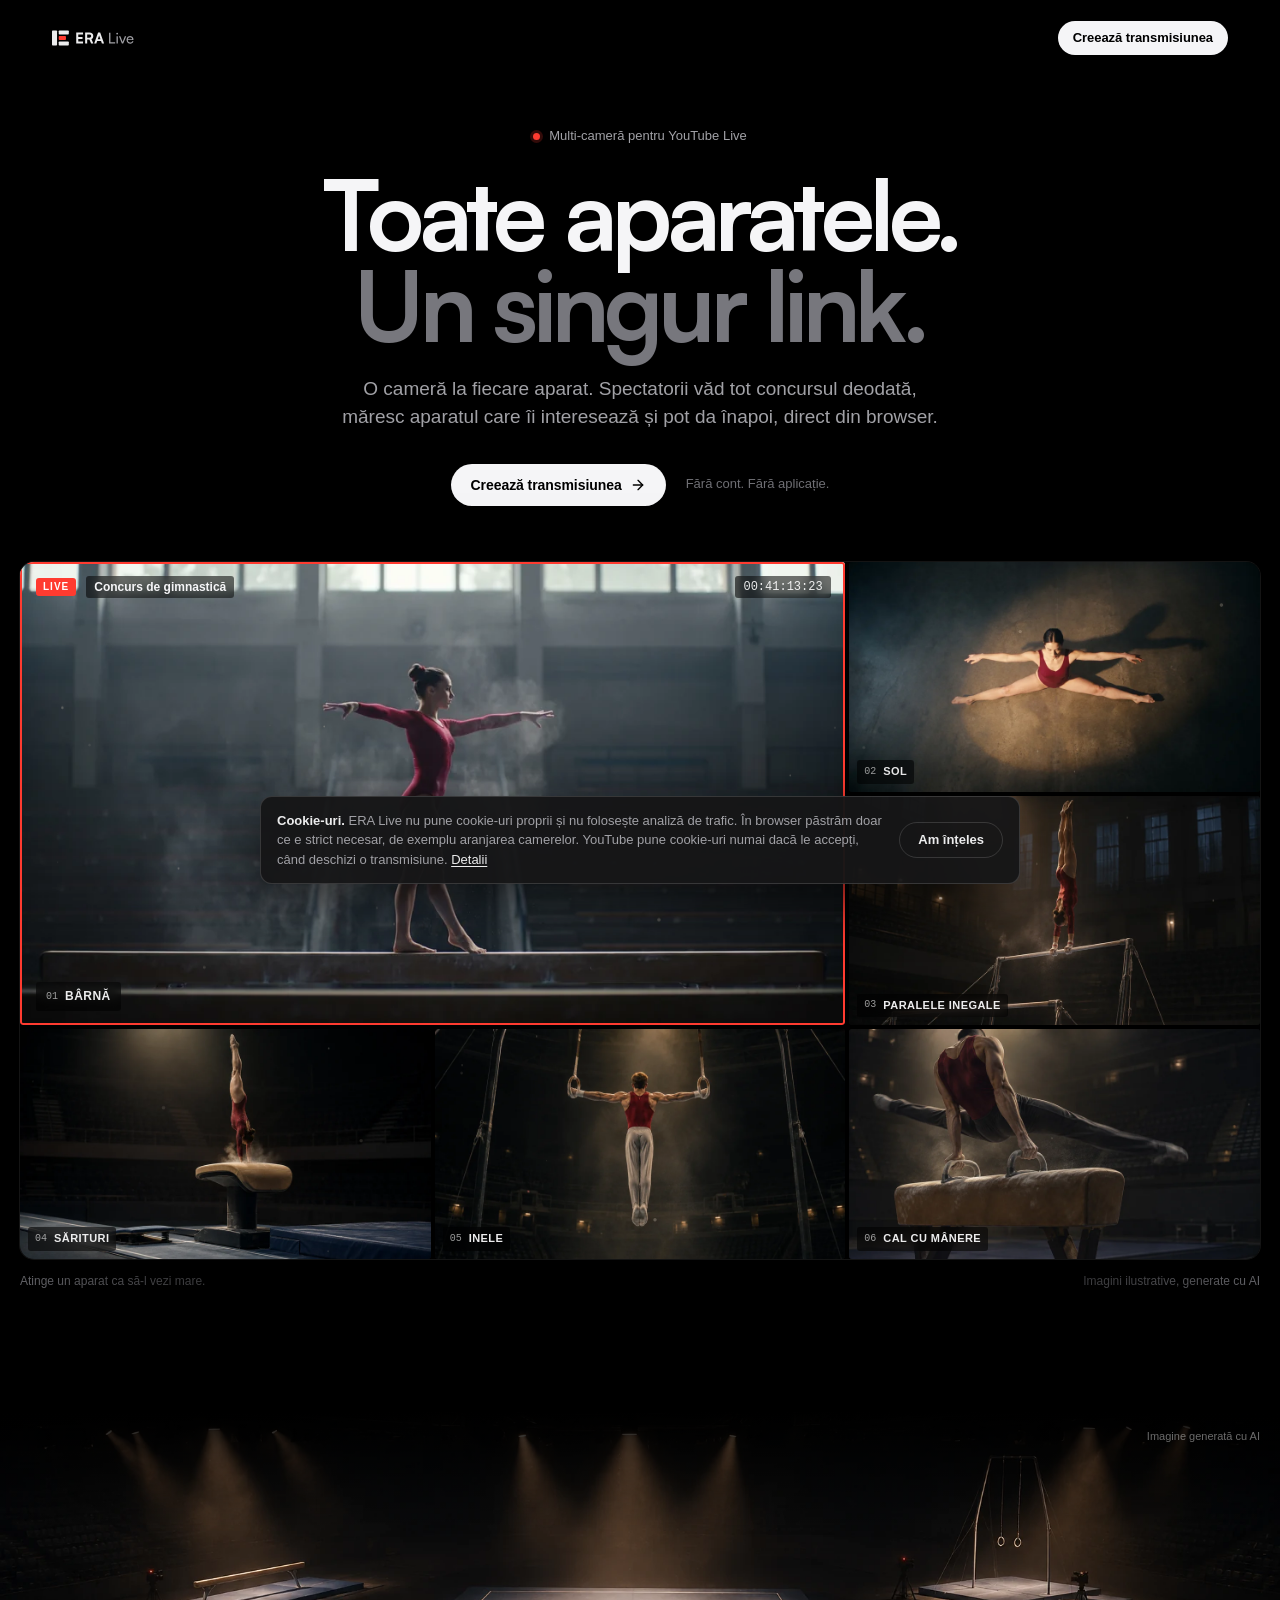
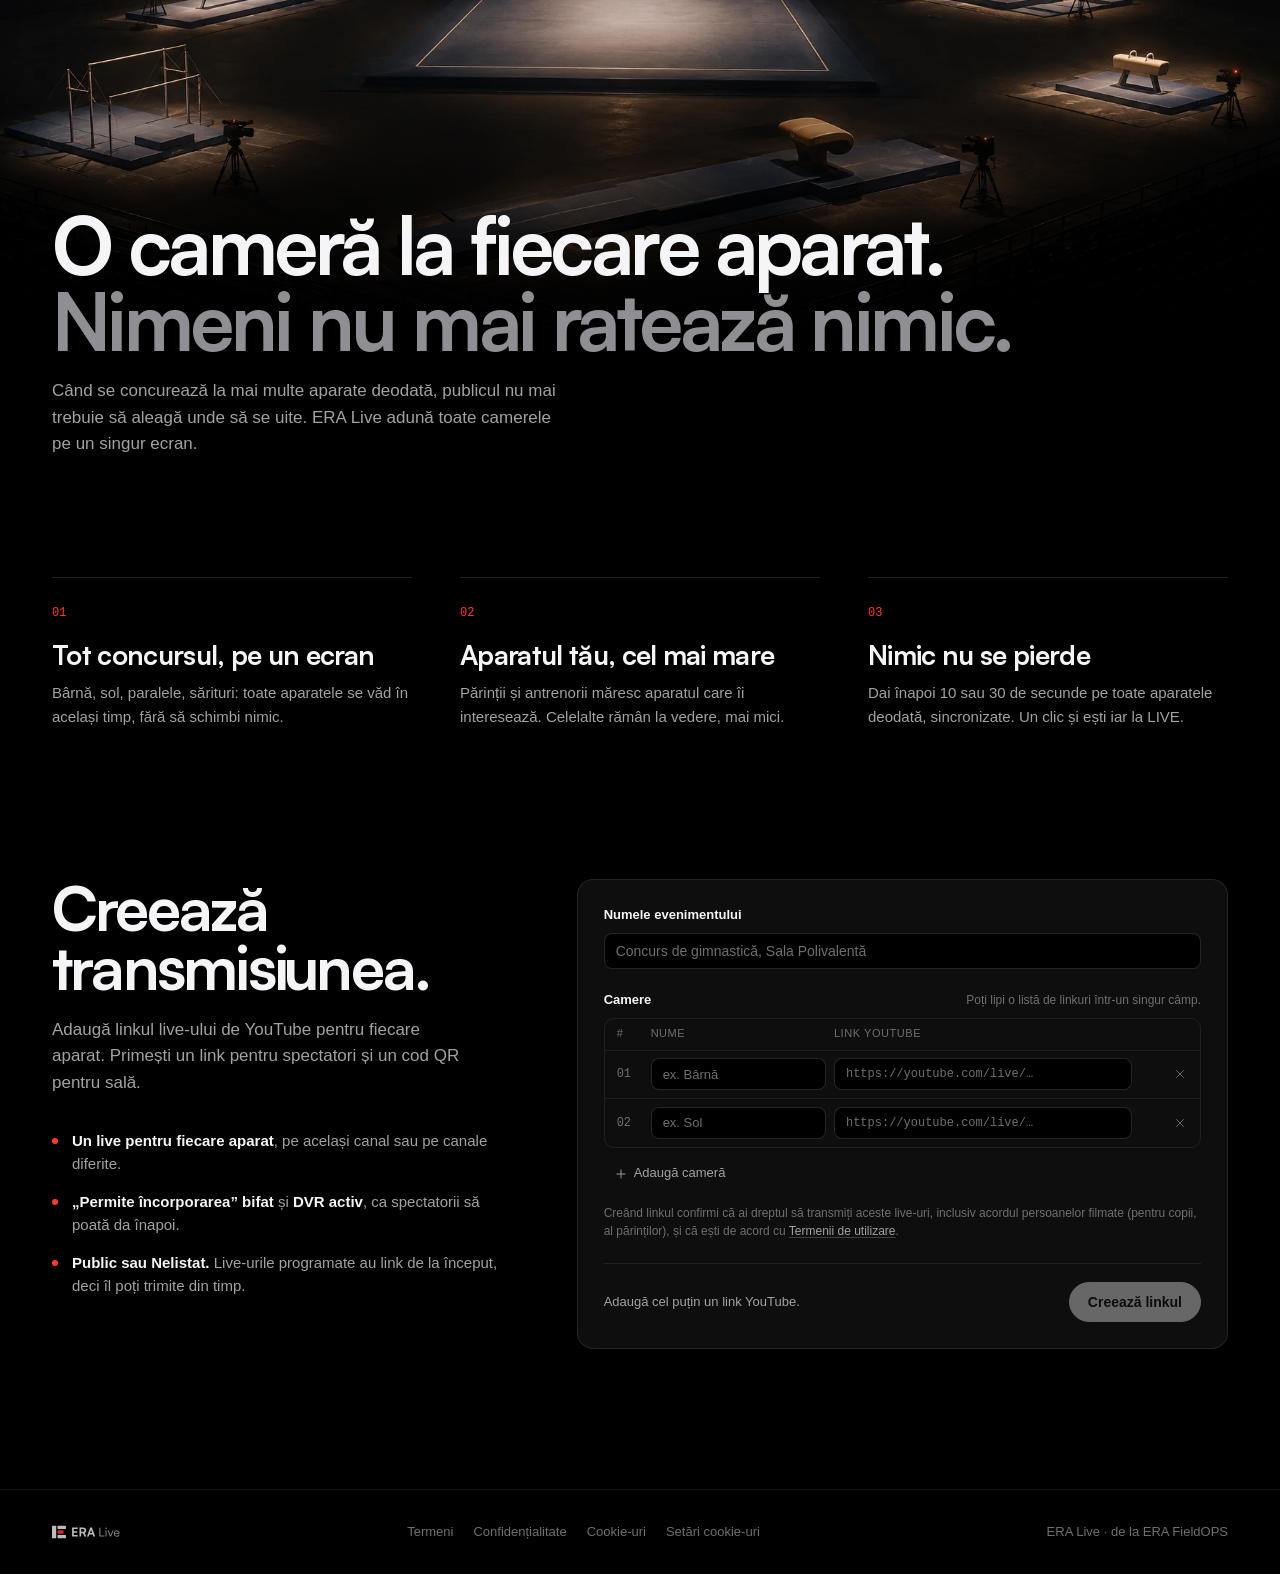
<file: live/index.html>
<!DOCTYPE html>
<html lang="ro">
<head>
<meta charset="UTF-8">
<meta http-equiv="Content-Security-Policy" content="default-src 'none'; script-src 'self' https://www.youtube.com https://youtube.googleapis.com https://s.ytimg.com; style-src 'self' 'unsafe-inline'; img-src 'self' data: blob:; font-src 'self'; frame-src https://www.youtube.com; connect-src 'self' https://www.youtube.com; base-uri 'none'; form-action 'self'; object-src 'none'">
<meta name="referrer" content="strict-origin-when-cross-origin">
<meta name="viewport" content="width=device-width, initial-scale=1, viewport-fit=cover">
<title>ERA Live</title>
<meta name="description" content="Toate aparatele unui concurs, într-un singur link: câte o cameră la fiecare aparat, iar fiecare spectator vede tot concursul, mărește aparatul care îl interesează și poate da înapoi transmisiunea.">
<meta name="robots" content="noindex">
<meta name="theme-color" content="#0b0b0c">
<meta property="og:title" content="ERA Live">
<meta property="og:description" content="Toate aparatele, într-un singur link.">
<link rel="icon" type="image/svg+xml" href="logo/era-live-icon.svg">
<link rel="apple-touch-icon" href="logo/era-live-icon-180.png">
<meta property="og:image" content="https://lfenomenal.github.io/era-fieldops-site/live/logo/era-live-og.jpg">
<meta property="og:image:width" content="1200">
<meta property="og:image:height" content="630">
<meta name="twitter:card" content="summary_large_image">
<link rel="stylesheet" href="app.css?v=30">
</head>
<body>

<!-- ===================== viewer ===================== -->
<header class="hdr bar" id="hdr" hidden>
  <div class="row top">
    <a class="brand" href="./" title="Transmisiune nouă"><img class="full" src="logo/era-live-logo-dark.svg" alt="ERA Live" width="82" height="24"><img class="mark" src="logo/era-live-mark-dark.svg" alt="ERA Live" width="22" height="20"></a>
    <span class="vr"></span>
    <div class="event"><span class="event-title" id="evTitle"></span><span class="event-meta" id="evMeta"></span></div>
    <span class="tally" id="status"><span id="statusTxt">CONECTARE</span></span>
    <button type="button" class="btn has-lbl" id="share" aria-label="Distribuie">
      <svg class="ico" viewBox="0 0 24 24" aria-hidden="true"><path d="M4 12v8a2 2 0 0 0 2 2h12a2 2 0 0 0 2-2v-8"/><polyline points="16 6 12 2 8 6"/><line x1="12" y1="2" x2="12" y2="15"/></svg>
      <span class="lbl">Distribuie</span>
    </button>
    <button type="button" class="btn has-lbl" id="edit" aria-label="Editează camerele">
      <svg class="ico" viewBox="0 0 24 24" aria-hidden="true"><path d="M12 20h9"/><path d="M16.5 3.5a2.12 2.12 0 0 1 3 3L7 19l-4 1 1-4z"/></svg>
      <span class="lbl">Editează</span>
    </button>
    <button type="button" class="btn icon" id="info" title="Confidențialitate și cookie-uri" aria-label="Confidențialitate și cookie-uri">
      <svg class="ico" viewBox="0 0 24 24" aria-hidden="true"><circle cx="12" cy="12" r="9.5"/><line x1="12" y1="11" x2="12" y2="16.5"/><line x1="12" y1="7.6" x2="12" y2="7.7"/></svg>
    </button>
    <button type="button" class="btn icon" id="fullscreen" title="Ecran complet" aria-label="Ecran complet">
      <svg class="ico" viewBox="0 0 24 24" aria-hidden="true"><path d="M8 3H5a2 2 0 0 0-2 2v3m18 0V5a2 2 0 0 0-2-2h-3m0 18h3a2 2 0 0 0 2-2v-3M3 16v3a2 2 0 0 0 2 2h3"/></svg>
    </button>
  </div>
  <div class="row sub">
    <div class="seg" role="group" aria-label="Aranjare">
      <button type="button" data-layout="grid" title="Grilă — toate egale (G)" aria-label="Grilă"><svg class="ico" viewBox="0 0 24 24" aria-hidden="true"><rect x="3" y="4" width="8" height="7" rx="1"/><rect x="13" y="4" width="8" height="7" rx="1"/><rect x="3" y="13" width="8" height="7" rx="1"/><rect x="13" y="13" width="8" height="7" rx="1"/></svg></button>
      <button type="button" data-layout="focus" title="Focus — una mare, restul mici (F)" aria-label="Focus"><svg class="ico" viewBox="0 0 24 24" aria-hidden="true"><rect x="3" y="4" width="13" height="16" rx="1"/><rect x="18" y="4" width="3" height="4.5" rx="0.5"/><rect x="18" y="9.75" width="3" height="4.5" rx="0.5"/><rect x="18" y="15.5" width="3" height="4.5" rx="0.5"/></svg></button>
      <button type="button" data-layout="single" title="O singură cameră (U)" aria-label="O singură cameră"><svg class="ico" viewBox="0 0 24 24" aria-hidden="true"><rect x="3" y="5" width="18" height="14" rx="1"/></svg></button>
      <button type="button" data-layout="free" title="Liber — pune camerele oriunde: trage de bara unei camere ca s-o muți, de colț ca s-o mărești (L)" aria-label="Liber"><svg class="ico" viewBox="0 0 24 24" aria-hidden="true"><rect x="3" y="4" width="11" height="9" rx="1"/><rect x="16" y="4" width="5" height="5" rx="0.5"/><rect x="16" y="11" width="5" height="9" rx="0.5"/><rect x="3" y="15" width="11" height="5" rx="1"/></svg></button>
    </div>
    <button type="button" class="btn has-lbl tidy" id="tidy" title="Aranjează camerele una lângă alta, fără goluri (A)" aria-label="Aranjează camerele" hidden>
      <svg class="ico" viewBox="0 0 24 24" aria-hidden="true"><rect x="3" y="4" width="10" height="7" rx="1"/><rect x="15" y="4" width="6" height="7" rx="1"/><rect x="3" y="13" width="6" height="7" rx="1"/><path d="M13 16.5h8m-3-3 3 3-3 3"/></svg><span class="lbl">Aranjează</span>
    </button>
    <span class="vr"></span>
    <div class="chips" id="chips" role="group" aria-label="Camere"></div>
  </div>
</header>

<main class="stage" id="stage" hidden></main>

<div class="transport" id="dock" hidden>
  <div class="tp-group">
    <button type="button" class="tb" id="back30" title="Toate camerele înapoi 30 s (Shift+←)" aria-label="Înapoi 30 de secunde">
      <svg class="ico" viewBox="0 0 24 24" aria-hidden="true"><path d="M4.2 8.6A8.6 8.6 0 1 1 3.4 12"/><path d="M3.2 4.6v4.2h4.2"/><text x="12" y="14.9" text-anchor="middle">30</text></svg>
    </button>
    <button type="button" class="tb" id="back10" title="Toate camerele înapoi 10 s (←)" aria-label="Înapoi 10 secunde">
      <svg class="ico" viewBox="0 0 24 24" aria-hidden="true"><path d="M4.2 8.6A8.6 8.6 0 1 1 3.4 12"/><path d="M3.2 4.6v4.2h4.2"/><text x="12" y="14.9" text-anchor="middle">10</text></svg>
    </button>
    <button type="button" class="tb play" id="playAll" title="Pauză / pornește toate (Spațiu)" aria-label="Pauză"></button>
    <button type="button" class="tb" id="fwd10" title="Toate camerele înainte 10 s (→)" aria-label="Înainte 10 secunde">
      <svg class="ico" viewBox="0 0 24 24" aria-hidden="true"><path d="M19.8 8.6A8.6 8.6 0 1 0 20.6 12"/><path d="M20.8 4.6v4.2h-4.2"/><text x="12" y="14.9" text-anchor="middle">10</text></svg>
    </button>
  </div>
  <div class="timeline">
    <span class="tc" id="tlLeft">--:--:--</span>
    <div class="scrub is-disabled" id="tl" role="slider" tabindex="-1" aria-label="Poziția în transmisiune, pentru toate camerele" aria-valuemin="0" aria-valuemax="0" aria-valuenow="0" aria-disabled="true">
      <div class="scrub-track"><div class="scrub-hover"></div><div class="scrub-fill"></div></div>
      <div class="scrub-thumb"></div>
      <div class="scrub-tip" id="tlTip" hidden></div>
    </div>
    <span class="tc end" id="tlRight"></span>
  </div>
  <button type="button" class="live-btn" id="goLive" title="Înapoi la LIVE (End)"><i></i>LIVE</button>
  <span class="vr"></span>
  <button type="button" class="tb sound" id="sound"></button>
</div>

<section class="gate" id="gate" hidden>
  <div class="gate-card" role="dialog" aria-labelledby="gateTitle" aria-describedby="gateText">
    <p class="gate-kicker">Cookie-uri</p>
    <h2 id="gateTitle" tabindex="-1">Camerele vin de pe YouTube</h2>
    <div id="gateAsk">
      <p id="gateText">Ca să le vezi aici, browserul tău se conectează la YouTube, serviciu al Google Ireland Limited. YouTube primește adresa ta IP și salvează cookie-uri și date similare pe dispozitivul tău, pentru funcționarea playerului, securitate, statistici și reclame. Google poate prelucra datele și în SUA.</p>
      <p>Fără acordul tău nu se încarcă nimic de la YouTube.</p>
      <div class="gate-btns">
        <button type="button" class="gate-btn" id="gateNo">Refuz</button>
        <button type="button" class="gate-btn" id="gateOk">Accept</button>
      </div>
      <p class="fine">Alegerea rămâne 6 luni în acest browser. O schimbi oricând din butonul ⓘ de sus. <a href="cookie-uri.html#youtube" target="_blank" rel="noopener">Ce cookie-uri pune YouTube</a></p>
    </div>
    <div id="gateRefused" hidden>
      <p>Ai refuzat cookie-urile YouTube, așa că nu s-a încărcat nimic de la YouTube. Poți deschide fiecare cameră direct pe youtube.com, unde se aplică regulile YouTube:</p>
      <ul class="gate-links" id="gateLinks"></ul>
      <div class="gate-btns"><button type="button" class="gate-btn" id="gateRetry">M-am răzgândit, accept cookie-urile YouTube</button></div>
    </div>
    <p class="gate-terms">Folosind ERA Live accepți <a href="termeni.html" target="_blank" rel="noopener">Termenii de utilizare</a> și <a href="https://www.youtube.com/t/terms" target="_blank" rel="noopener noreferrer">Termenii YouTube</a>. Cum sunt folosite datele: <a href="confidentialitate.html" target="_blank" rel="noopener">Politica de confidențialitate</a> și <a href="https://policies.google.com/privacy" target="_blank" rel="noopener noreferrer">Politica Google</a>.</p>
  </div>
</section>

<div class="toast" id="toast" role="status"></div>

<dialog class="share" id="infoDlg" aria-labelledby="infoTitle">
  <div class="share-head">
    <h2 id="infoTitle">Confidențialitate și cookie-uri</h2>
    <button type="button" class="btn icon" id="infoClose" aria-label="Închide">
      <svg class="ico" viewBox="0 0 24 24" aria-hidden="true"><line x1="18" y1="6" x2="6" y2="18"/><line x1="6" y1="6" x2="18" y2="18"/></svg>
    </button>
  </div>
  <p>ERA Live nu are conturi și nu trimite date despre tine către noi. Camerele sunt redate de playerul YouTube.</p>
  <div class="cs">
    <p class="cs-title">Cookie-uri YouTube</p>
    <p class="cs-line" id="csLine"></p>
    <div class="share-row"><button type="button" class="btn" id="csNo">Refuz</button><button type="button" class="btn" id="csOk">Accept</button></div>
  </div>
  <ul class="info-links">
    <li><a href="cookie-uri.html" target="_blank" rel="noopener">Politica de cookie-uri <small>ERA Live</small></a></li>
    <li><a href="termeni.html" target="_blank" rel="noopener">Termeni de utilizare <small>ERA Live</small></a></li>
    <li><a href="confidentialitate.html" target="_blank" rel="noopener">Politica de confidențialitate <small>ERA Live</small></a></li>
    <li><a href="https://www.youtube.com/t/terms" target="_blank" rel="noopener noreferrer">Termenii YouTube <small>youtube.com</small></a></li>
    <li><a href="https://policies.google.com/privacy" target="_blank" rel="noopener noreferrer">Politica de confidențialitate Google <small>google.com</small></a></li>
  </ul>
  <p class="info-note">Dacă refuzi după ce ai acceptat, camerele se opresc și YouTube nu se mai încarcă. Cookie-urile puse deja de YouTube le ștergi din setările browserului.</p>
</dialog>

<dialog class="share" id="shareDlg" aria-labelledby="shareTitle">
  <div class="share-head">
    <h2 id="shareTitle">Distribuie transmisiunea</h2>
    <button type="button" class="btn icon" id="shareClose" aria-label="Închide">
      <svg class="ico" viewBox="0 0 24 24" aria-hidden="true"><line x1="18" y1="6" x2="6" y2="18"/><line x1="6" y1="6" x2="18" y2="18"/></svg>
    </button>
  </div>
  <p>Spectatorii deschid linkul sau scanează codul. Fiecare își aranjează camerele cum vrea.</p>
  <div id="qrWrap"><div class="qr" id="qr"></div><p class="qr-cap">Poți afișa codul pe un ecran sau îl poți tipări la intrare.</p></div>
  <div class="copy-row">
    <input id="shareUrl" readonly aria-label="Linkul transmisiunii">
    <button type="button" class="btn primary" id="copyUrl">Copiază</button>
  </div>
  <div class="share-row">
    <button type="button" class="btn" id="dlQr">
      <svg class="ico" viewBox="0 0 24 24" aria-hidden="true"><path d="M21 15v4a2 2 0 0 1-2 2H5a2 2 0 0 1-2-2v-4"/><polyline points="7 10 12 15 17 10"/><line x1="12" y1="15" x2="12" y2="3"/></svg>
      Descarcă cardul QR
    </button>
    <button type="button" class="btn" id="nativeShare" hidden>Trimite…</button>
  </div>
</dialog>

<!-- ===================== setup ===================== -->
<div class="setup" id="setup" hidden>
  <nav class="lnav"><div class="wrap">
    <a class="brand" href="./"><img src="logo/era-live-logo-dark.svg" alt="ERA Live" width="82" height="24"></a>
    <a class="btn-light sm" href="#creeaza" data-go>Creează transmisiunea</a>
  </div></nav>

  <header class="lhero">
    <div class="wrap">
      <span class="tag"><i></i>Multi-cameră pentru YouTube Live</span>
      <h1 class="display">Toate aparatele.<br><span>Un singur link.</span></h1>
      <p class="sub">O cameră la fiecare aparat. Spectatorii văd tot concursul deodată, măresc aparatul care îi interesează și pot da înapoi, direct din browser.</p>
      <div class="cta-row">
        <a class="btn-light" href="#creeaza" data-go>Creează transmisiunea
          <svg class="ico" viewBox="0 0 24 24" aria-hidden="true"><line x1="5" y1="12" x2="19" y2="12"/><polyline points="12 5 19 12 12 19"/></svg>
        </a>
        <span class="cta-note">Fără cont. Fără aplicație.</span>
      </div>
    </div>
    <div class="lwall-wrap">
      <div class="lwall" id="lw" role="group" aria-label="Exemplu: câte o cameră la fiecare aparat al aceluiași concurs">
        <button type="button" class="lw-cam" data-slot="0" aria-label="Camera 01, bârnă"><img src="media/beam.webp" srcset="media/beam-960.webp 960w, media/beam.webp 1920w" sizes="(min-width: 700px) 66vw, 100vw" alt="" fetchpriority="high"><span class="lw-label"><span>01</span>Bârnă</span></button>
        <button type="button" class="lw-cam" data-slot="1" aria-label="Camera 02, sol"><img src="media/floor.webp" srcset="media/floor-960.webp 960w, media/floor.webp 1920w" sizes="(min-width: 700px) 66vw, 100vw" alt=""><span class="lw-label"><span>02</span>Sol</span></button>
        <button type="button" class="lw-cam" data-slot="2" aria-label="Camera 03, paralele inegale"><img src="media/bars.webp" srcset="media/bars-960.webp 960w, media/bars.webp 1536w" sizes="(min-width: 700px) 66vw, 100vw" alt=""><span class="lw-label"><span>03</span>Paralele inegale</span></button>
        <button type="button" class="lw-cam" data-slot="3" aria-label="Camera 04, sărituri"><img src="media/vault.webp" srcset="media/vault-960.webp 960w, media/vault.webp 1536w" sizes="(min-width: 700px) 66vw, 100vw" alt=""><span class="lw-label"><span>04</span>Sărituri</span></button>
        <button type="button" class="lw-cam" data-slot="4" aria-label="Camera 05, inele"><img src="media/rings.webp" srcset="media/rings-960.webp 960w, media/rings.webp 1536w" sizes="(min-width: 700px) 66vw, 100vw" alt=""><span class="lw-label"><span>05</span>Inele</span></button>
        <button type="button" class="lw-cam" data-slot="5" aria-label="Camera 06, cal cu mânere"><img src="media/pommel.webp" srcset="media/pommel-960.webp 960w, media/pommel.webp 1536w" sizes="(min-width: 700px) 66vw, 100vw" alt=""><span class="lw-label"><span>06</span>Cal cu mânere</span></button>
        <canvas class="lw-dust" id="lwDust" aria-hidden="true"></canvas>
        <div class="lw-hud" aria-hidden="true"><span class="lw-live">LIVE</span><span class="lw-event">Concurs de gimnastică</span><span class="lw-tc" id="lwTc">00:41:12:00</span></div>
      </div>
      <div class="lw-cap"><span>Atinge un aparat ca să-l vezi mare.</span><span>Imagini ilustrative, generate cu AI</span></div>
    </div>
  </header>

  <section class="band" aria-label="Cum funcționează">
    <div class="band-media"><img src="media/arena.webp" srcset="media/arena-1200.webp 1200w, media/arena.webp 1792w" sizes="100vw" alt="" loading="lazy"><span class="band-cap">Imagine generată cu AI</span></div>
    <div class="wrap">
      <h2 class="display">O cameră la fiecare aparat.<br><span>Nimeni nu mai ratează nimic.</span></h2>
      <p>Când se concurează la mai multe aparate deodată, publicul nu mai trebuie să aleagă unde să se uite. ERA Live adună toate camerele pe un singur ecran.</p>
    </div>
  </section>

  <section class="wrap points">
    <div class="point"><span class="n">01</span><h3 class="display">Tot concursul, pe un ecran</h3><p>Bârnă, sol, paralele, sărituri: toate aparatele se văd în același timp, fără să schimbi nimic.</p></div>
    <div class="point"><span class="n">02</span><h3 class="display">Aparatul tău, cel mai mare</h3><p>Părinții și antrenorii măresc aparatul care îi interesează. Celelalte rămân la vedere, mai mici.</p></div>
    <div class="point"><span class="n">03</span><h3 class="display">Nimic nu se pierde</h3><p>Dai înapoi 10 sau 30 de secunde pe toate aparatele deodată, sincronizate. Un clic și ești iar la LIVE.</p></div>
  </section>

  <section class="create" id="creeaza">
    <div class="wrap create-grid">
      <div>
        <h2 class="display">Creează<br>transmisiunea.</h2>
        <p class="lead">Adaugă linkul live-ului de YouTube pentru fiecare aparat. Primești un link pentru spectatori și un cod QR pentru sală.</p>
        <ul class="check">
          <li><span><b>Un live pentru fiecare aparat</b>, pe același canal sau pe canale diferite.</span></li>
          <li><span><b>„Permite încorporarea” bifat</b> și <b>DVR activ</b>, ca spectatorii să poată da înapoi.</span></li>
          <li><span><b>Public sau Nelistat.</b> Live-urile programate au link de la început, deci îl poți trimite din timp.</span></li>
        </ul>
      </div>
      <form class="form" id="form" novalidate>
        <div class="fs">
          <label class="fl" for="fTitle">Numele evenimentului</label>
          <input class="in" id="fTitle" maxlength="120" placeholder="Concurs de gimnastică, Sala Polivalentă" autocomplete="off">
        </div>
        <div class="fs">
          <div class="fs-head"><span class="fl">Camere</span><span class="fh">Poți lipi o listă de linkuri într-un singur câmp.</span></div>
          <div class="cams">
            <div class="cam-head" aria-hidden="true"><span>#</span><span>Nume</span><span>Link YouTube</span></div>
            <div id="rows"></div>
          </div>
          <button type="button" class="add-row" id="addRow">
            <svg class="ico" viewBox="0 0 24 24" aria-hidden="true"><line x1="12" y1="5" x2="12" y2="19"/><line x1="5" y1="12" x2="19" y2="12"/></svg>
            Adaugă cameră
          </button>
        </div>
        <p class="form-legal">Creând linkul confirmi că ai dreptul să transmiți aceste live-uri, inclusiv acordul persoanelor filmate (pentru copii, al părinților), și că ești de acord cu <a href="termeni.html" target="_blank" rel="noopener">Termenii de utilizare</a>.</p>
        <div class="form-foot">
          <span class="ready" id="ready" aria-live="polite"></span>
          <div class="foot-btns">
            <button type="button" class="btn lg" id="cancel" hidden>Renunță</button>
            <button type="submit" class="btn primary lg" id="create" disabled>Creează linkul</button>
          </div>
        </div>
      </form>
    </div>
  </section>

  <footer class="lfoot"><div class="wrap">
    <img src="logo/era-live-logo-dark.svg" alt="ERA Live" width="68" height="20">
    <nav aria-label="Informații legale"><a href="termeni.html">Termeni</a><a href="confidentialitate.html">Confidențialitate</a><a href="cookie-uri.html">Cookie-uri</a><a href="cookie-uri.html#acord">Setări cookie-uri</a></nav>
    <span>ERA Live · de la <a href="../">ERA FieldOPS</a></span>
  </div></footer>

  <div class="cnotice" id="cnotice" role="region" aria-label="Informare despre cookie-uri" hidden>
    <p><b>Cookie-uri.</b> ERA Live nu pune cookie-uri proprii și nu folosește analiză de trafic. În browser păstrăm doar ce e strict necesar, de exemplu aranjarea camerelor. YouTube pune cookie-uri numai dacă le accepți, când deschizi o transmisiune. <a href="cookie-uri.html">Detalii</a></p>
    <button type="button" class="btn" id="cnoticeOk">Am înțeles</button>
  </div>
</div>

<script src="app.js?v=30"></script>
</body>
</html>
</file>
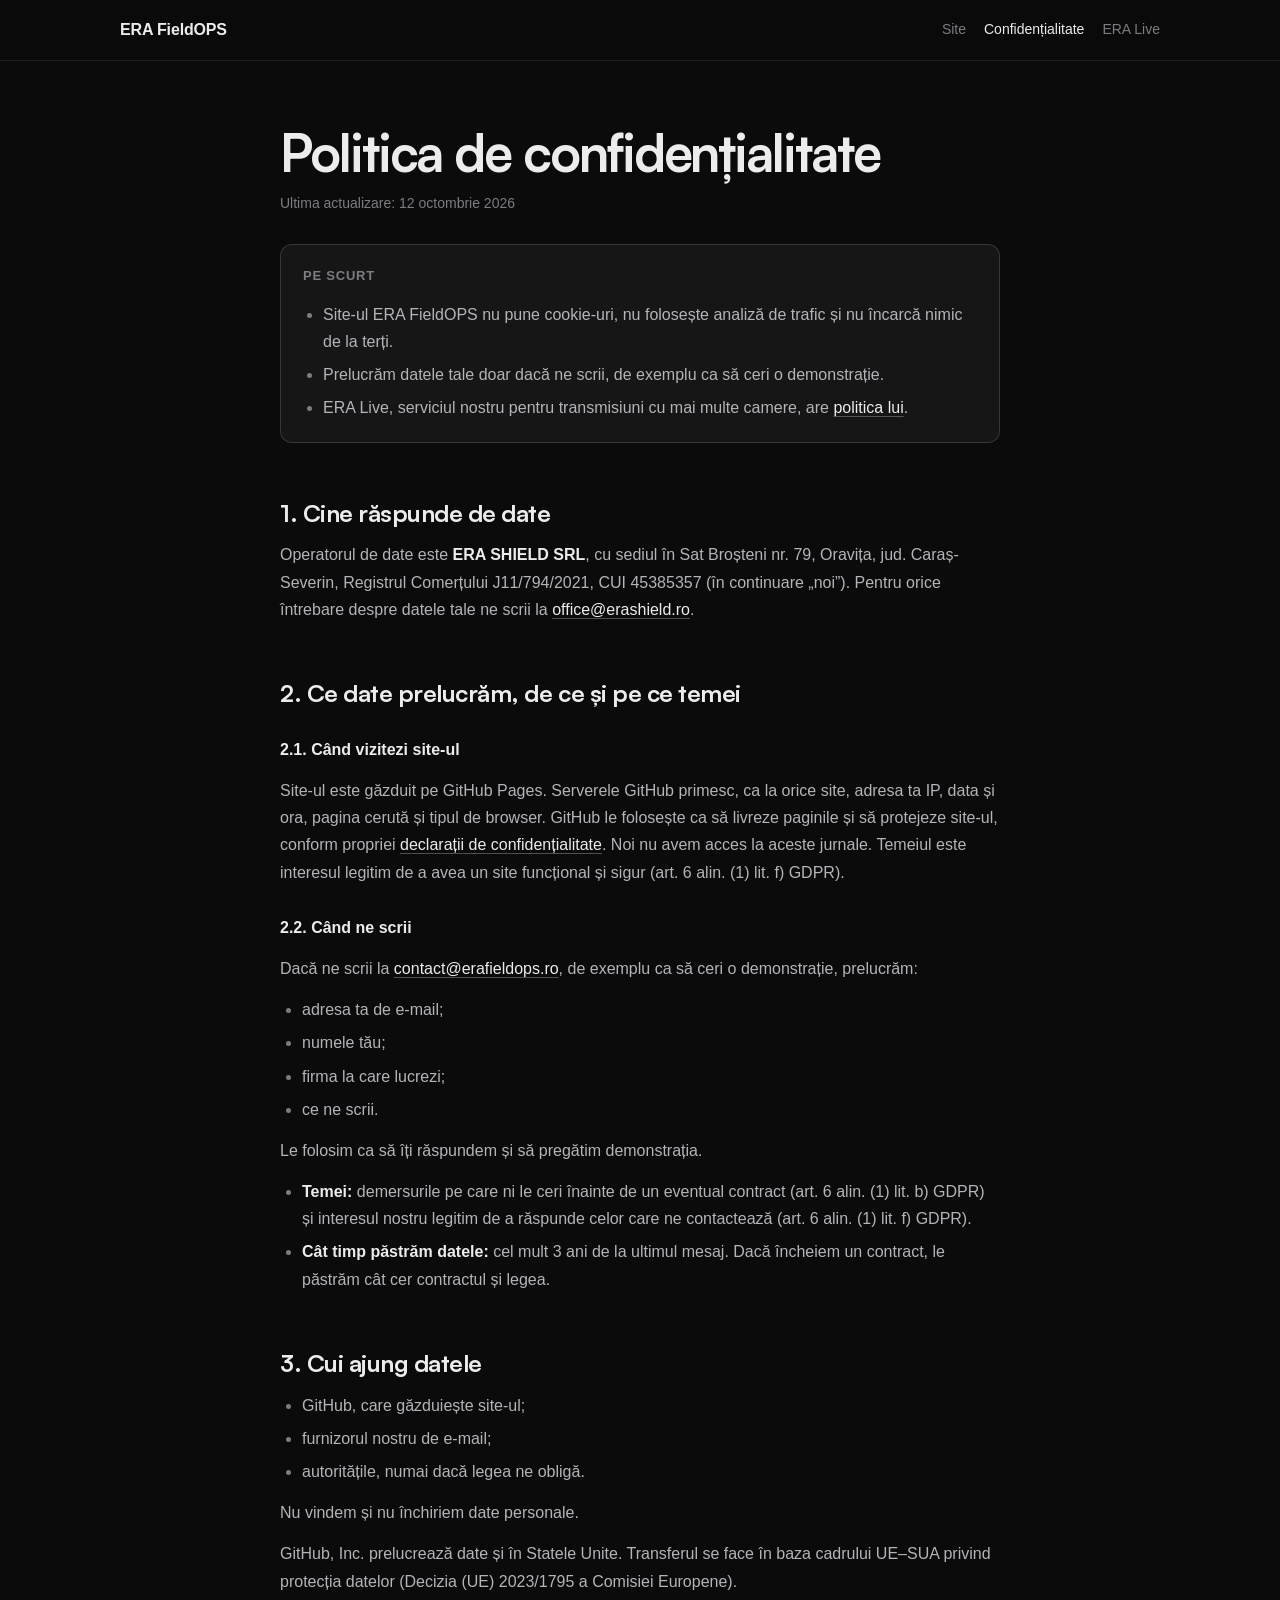
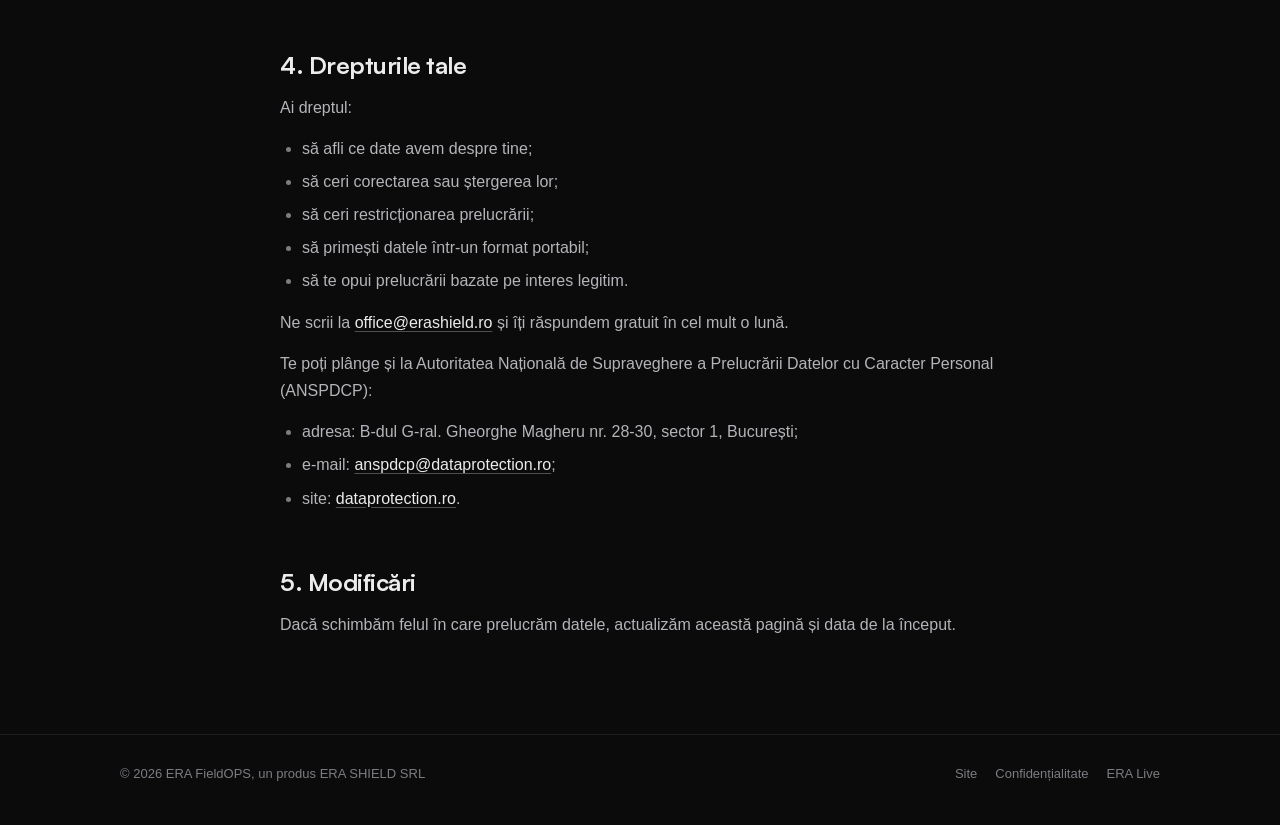
<file: confidentialitate.html>
<!DOCTYPE html>
<html lang="ro">
<head>
<meta charset="UTF-8">
<meta http-equiv="Content-Security-Policy" content="default-src 'none'; style-src 'self'; img-src 'self'; font-src 'self'; base-uri 'none'; form-action 'none'; object-src 'none'">
<meta name="referrer" content="strict-origin-when-cross-origin">
<meta name="viewport" content="width=device-width, initial-scale=1, viewport-fit=cover">
<title>Politica de confidențialitate · ERA FieldOPS</title>
<meta name="description" content="Ce date se prelucrează când vizitezi site-ul ERA FieldOPS sau ne scrii, de ce și ce drepturi ai.">
<meta name="theme-color" content="#0b0b0c">
<link rel="stylesheet" href="live/legal.css">
</head>
<body>

<header class="top"><div class="in">
  <a class="brand word" href="./">ERA FieldOPS</a>
  <nav aria-label="Navigare">
    <a href="./">Site</a>
    <a href="confidentialitate.html" aria-current="page">Confidențialitate</a>
    <a href="live/">ERA Live</a>
  </nav>
</div></header>

<main class="doc">
  <h1>Politica de confidențialitate</h1>
  <p class="updated">Ultima actualizare: 12 octombrie 2026</p>

  <div class="box first">
    <p class="ttl">Pe scurt</p>
    <ul>
      <li>Site-ul ERA FieldOPS nu pune cookie-uri, nu folosește analiză de trafic și nu încarcă nimic de la terți.</li>
      <li>Prelucrăm datele tale doar dacă ne scrii, de exemplu ca să ceri o demonstrație.</li>
      <li>ERA Live, serviciul nostru pentru transmisiuni cu mai multe camere, are <a href="live/confidentialitate.html">politica lui</a>.</li>
    </ul>
  </div>

  <h2 id="operator">1. Cine răspunde de date</h2>
  <p>Operatorul de date este <strong>ERA SHIELD SRL</strong>, cu sediul în Sat Broșteni nr. 79, Oravița, jud. Caraș-Severin, Registrul Comerțului J11/794/2021, CUI 45385357 (în continuare „noi”). Pentru orice întrebare despre datele tale ne scrii la <a href="mailto:office@erashield.ro">office@erashield.ro</a>.</p>

  <h2 id="date">2. Ce date prelucrăm, de ce și pe ce temei</h2>
  <h3>2.1. Când vizitezi site-ul</h3>
  <p>Site-ul este găzduit pe GitHub Pages. Serverele GitHub primesc, ca la orice site, adresa ta IP, data și ora, pagina cerută și tipul de browser. GitHub le folosește ca să livreze paginile și să protejeze site-ul, conform propriei <a href="https://docs.github.com/site-policy/privacy-policies/github-general-privacy-statement" target="_blank" rel="noopener noreferrer">declarații de confidențialitate</a>. Noi nu avem acces la aceste jurnale. Temeiul este interesul legitim de a avea un site funcțional și sigur (art. 6 alin. (1) lit. f) GDPR).</p>

  <h3>2.2. Când ne scrii</h3>
  <p>Dacă ne scrii la <a href="mailto:contact@erafieldops.ro">contact@erafieldops.ro</a>, de exemplu ca să ceri o demonstrație, prelucrăm:</p>
  <ul>
    <li>adresa ta de e-mail;</li>
    <li>numele tău;</li>
    <li>firma la care lucrezi;</li>
    <li>ce ne scrii.</li>
  </ul>
  <p>Le folosim ca să îți răspundem și să pregătim demonstrația.</p>
  <ul>
    <li><strong>Temei:</strong> demersurile pe care ni le ceri înainte de un eventual contract (art. 6 alin. (1) lit. b) GDPR) și interesul nostru legitim de a răspunde celor care ne contactează (art. 6 alin. (1) lit. f) GDPR).</li>
    <li><strong>Cât timp păstrăm datele:</strong> cel mult 3 ani de la ultimul mesaj. Dacă încheiem un contract, le păstrăm cât cer contractul și legea.</li>
  </ul>

  <h2 id="destinatari">3. Cui ajung datele</h2>
  <ul>
    <li>GitHub, care găzduiește site-ul;</li>
    <li>furnizorul nostru de e-mail;</li>
    <li>autoritățile, numai dacă legea ne obligă.</li>
  </ul>
  <p>Nu vindem și nu închiriem date personale.</p>
  <p>GitHub, Inc. prelucrează date și în Statele Unite. Transferul se face în baza cadrului UE–SUA privind protecția datelor (Decizia (UE) 2023/1795 a Comisiei Europene).</p>

  <h2 id="drepturi">4. Drepturile tale</h2>
  <p>Ai dreptul:</p>
  <ul>
    <li>să afli ce date avem despre tine;</li>
    <li>să ceri corectarea sau ștergerea lor;</li>
    <li>să ceri restricționarea prelucrării;</li>
    <li>să primești datele într-un format portabil;</li>
    <li>să te opui prelucrării bazate pe interes legitim.</li>
  </ul>
  <p>Ne scrii la <a href="mailto:office@erashield.ro">office@erashield.ro</a> și îți răspundem gratuit în cel mult o lună.</p>
  <p>Te poți plânge și la Autoritatea Națională de Supraveghere a Prelucrării Datelor cu Caracter Personal (ANSPDCP):</p>
  <ul>
    <li>adresa: B-dul G-ral. Gheorghe Magheru nr. 28-30, sector 1, București;</li>
    <li>e-mail: <a href="mailto:anspdcp@dataprotection.ro">anspdcp@dataprotection.ro</a>;</li>
    <li>site: <a href="https://www.dataprotection.ro" target="_blank" rel="noopener noreferrer">dataprotection.ro</a>.</li>
  </ul>

  <h2 id="modificari">5. Modificări</h2>
  <p>Dacă schimbăm felul în care prelucrăm datele, actualizăm această pagină și data de la început.</p>
</main>

<footer class="foot"><div class="in">
  <span>© 2026 ERA FieldOPS, un produs ERA SHIELD SRL</span>
  <nav aria-label="Navigare"><a href="./">Site</a><a href="confidentialitate.html">Confidențialitate</a><a href="live/">ERA Live</a></nav>
</div></footer>

</body>
</html>
</file>
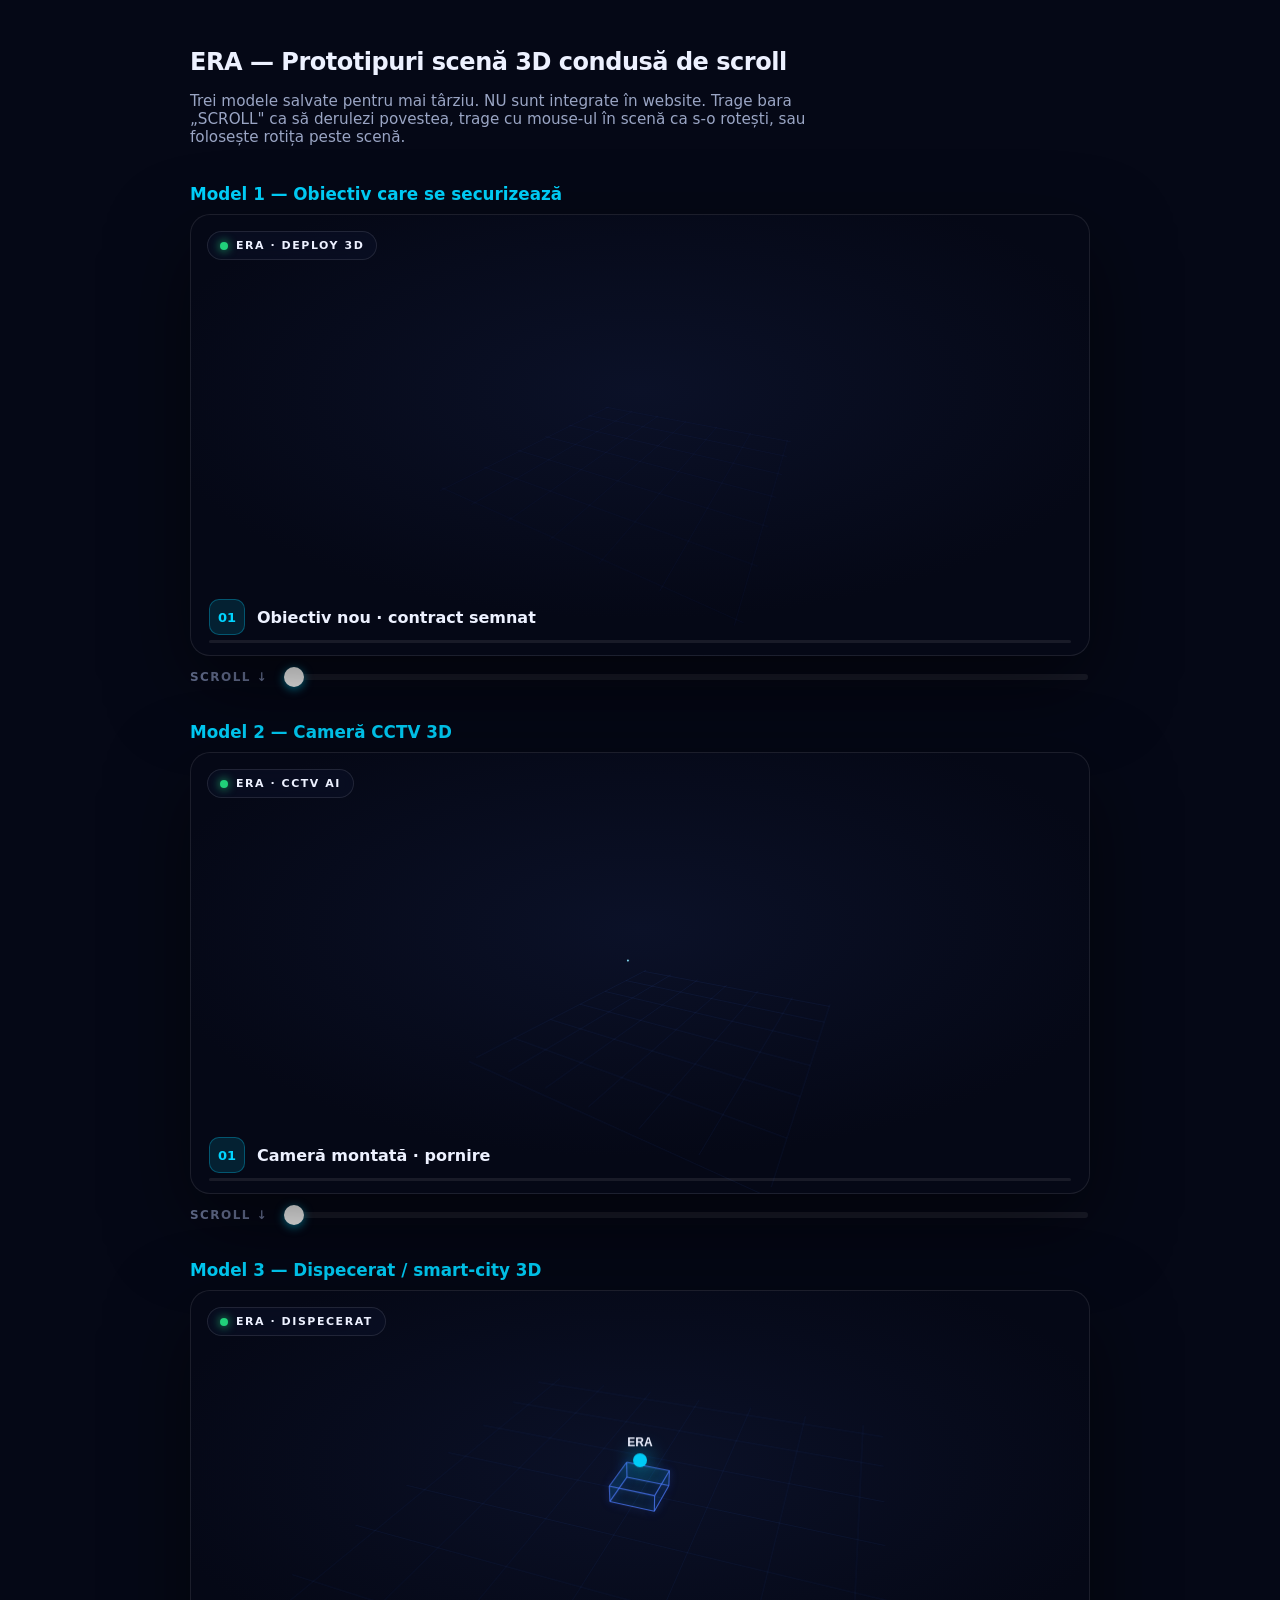
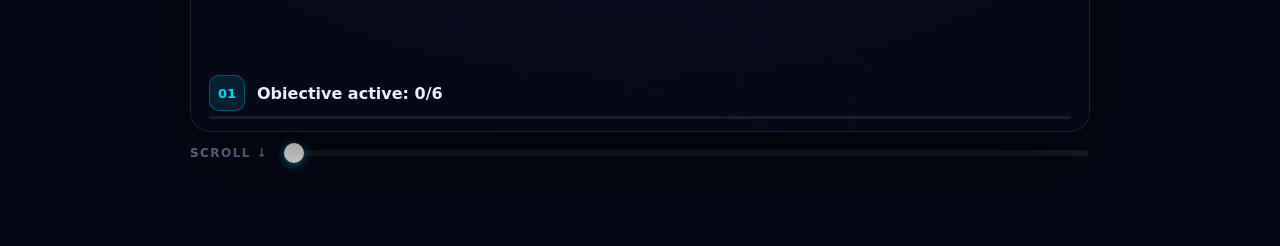
<file: _prototypes/3d-scroll-models.html>
<!DOCTYPE html>
<html lang="ro">
<head>
<meta charset="UTF-8">
<meta name="viewport" content="width=device-width, initial-scale=1">
<title>ERA — Prototipuri 3D scroll (nu sunt integrate în site)</title>
<style>
  body{margin:0;background:#050816;color:#EDF1FF;font-family:'Satoshi',system-ui,-apple-system,sans-serif;padding:32px 18px 80px}
  .wrap{max-width:900px;margin:0 auto}
  h1{font-size:1.5rem;font-weight:800;letter-spacing:-.02em}
  .note{color:#9AA5C4;font-size:.95rem;margin:6px 0 28px;max-width:640px}
  h3{font-size:1.05rem;font-weight:700;margin:38px 0 10px;color:#00D4FF}
</style>
</head>
<body>
<div class="wrap">
  <h1>ERA — Prototipuri scenă 3D condusă de scroll</h1>
  <p class="note">Trei modele salvate pentru mai târziu. NU sunt integrate în website. Trage bara „SCROLL" ca să derulezi povestea, trage cu mouse-ul în scenă ca s-o rotești, sau folosește rotița peste scenă.</p>

  <h3>Model 1 — Obiectiv care se securizează</h3>
  <div class="s3d">
    <div class="s3d-stage" id="stage">
      <canvas id="s3d"></canvas>
      <div class="s3d-cap"><span class="s3d-step" id="stepnum">01</span><span id="captxt">Obiectiv nou · contract semnat</span></div>
      <div class="s3d-prog"><span id="progbar"></span></div>
      <div class="s3d-hud"><span class="d"></span> ERA · DEPLOY 3D</div>
    </div>
    <div class="s3d-ctrl"><span class="lab">SCROLL &darr;</span><input id="scrub" type="range" min="0" max="1000" value="0"></div>
  </div>

  <h3>Model 2 — Cameră CCTV 3D</h3>
  <div class="s3d">
    <div class="s3d-stage" id="stage2">
      <canvas id="cam3d"></canvas>
      <div class="s3d-cap"><span class="s3d-step" id="st2">01</span><span id="cap2">Cameră montată · pornire</span></div>
      <div class="s3d-prog"><span id="pb2"></span></div>
      <div class="s3d-hud"><span class="d"></span> ERA · CCTV AI</div>
    </div>
    <div class="s3d-ctrl"><span class="lab">SCROLL &darr;</span><input id="scb2" type="range" min="0" max="1000" value="0"></div>
  </div>

  <h3>Model 3 — Dispecerat / smart-city 3D</h3>
  <div class="s3d">
    <div class="s3d-stage" id="stage3">
      <canvas id="map3d"></canvas>
      <div class="s3d-cap"><span class="s3d-step" id="st3">01</span><span id="cap3">Obiective active</span></div>
      <div class="s3d-prog"><span id="pb3"></span></div>
      <div class="s3d-hud"><span class="d"></span> ERA · DISPECERAT</div>
    </div>
    <div class="s3d-ctrl"><span class="lab">SCROLL &darr;</span><input id="scb3" type="range" min="0" max="1000" value="0"></div>
  </div>
</div>

<style>
  .s3d{margin-bottom:6px}
  .s3d-stage{position:relative;height:440px;border-radius:20px;overflow:hidden;cursor:grab;touch-action:pan-y;
    background:radial-gradient(ellipse 75% 70% at 50% 40%,#0B1128,#050816 74%);border:1px solid rgba(255,255,255,.09);box-shadow:0 30px 80px rgba(0,0,0,.5)}
  .s3d-stage:active{cursor:grabbing}
  .s3d-stage canvas{position:absolute;inset:0;width:100%;height:100%;display:block}
  .s3d-cap{position:absolute;left:18px;bottom:20px;right:18px;display:flex;align-items:center;gap:12px;z-index:2;pointer-events:none;font-size:16px;font-weight:700}
  .s3d-step{display:inline-grid;place-items:center;min-width:34px;height:34px;border-radius:10px;font-size:13px;font-weight:800;color:#00D4FF;background:rgba(0,212,255,.12);border:1px solid rgba(0,212,255,.3)}
  .s3d-prog{position:absolute;left:18px;right:18px;bottom:12px;height:3px;border-radius:3px;background:rgba(255,255,255,.08);z-index:2}
  .s3d-prog span{display:block;height:100%;width:0;border-radius:3px;background:linear-gradient(90deg,#4F7DFF,#00D4FF);box-shadow:0 0 10px rgba(0,212,255,.6)}
  .s3d-hud{position:absolute;top:16px;left:16px;z-index:2;font-size:11px;font-weight:800;letter-spacing:.14em;text-transform:uppercase;color:#EDF1FF;background:rgba(11,17,40,.55);border:1px solid rgba(255,255,255,.1);padding:7px 12px;border-radius:100px;backdrop-filter:blur(10px);display:inline-flex;align-items:center;gap:8px}
  .s3d-hud .d{width:8px;height:8px;border-radius:50%;background:#21D07A;box-shadow:0 0 10px #21D07A;animation:bl 1.6s ease-in-out infinite}
  @keyframes bl{0%,100%{opacity:1}50%{opacity:.35}}
  .s3d-ctrl{display:flex;align-items:center;gap:14px;margin-top:14px}
  .s3d-ctrl .lab{font-size:12px;font-weight:800;letter-spacing:.12em;color:#6B7699}
  .s3d input[type=range]{flex:1;-webkit-appearance:none;appearance:none;height:6px;border-radius:100px;outline:none;background:rgba(255,255,255,.08)}
  .s3d input[type=range]::-webkit-slider-thumb{-webkit-appearance:none;width:20px;height:20px;border-radius:50%;background:#fff;cursor:pointer;box-shadow:0 2px 10px rgba(0,212,255,.6)}
  .s3d input[type=range]::-moz-range-thumb{width:20px;height:20px;border:none;border-radius:50%;background:#fff;cursor:pointer;box-shadow:0 2px 10px rgba(0,212,255,.6)}
</style>

<script>
/* ===== Model 1 — obiectiv securizat ===== */
(function(){
  var stage=document.getElementById('stage'),cv=document.getElementById('s3d'),ctx=cv.getContext('2d');
  var scrub=document.getElementById('scrub'),progbar=document.getElementById('progbar'),captxt=document.getElementById('captxt'),stepnum=document.getElementById('stepnum');
  var DPR=Math.min(window.devicePixelRatio||1,2),W=0,H=0,S=1,p=0,dragRotY=0,dragging=false,lastX=0,idle=0;
  function resize(){var r=stage.getBoundingClientRect();W=r.width;H=r.height;cv.width=W*DPR;cv.height=H*DPR;ctx.setTransform(DPR,0,0,DPR,0,0);S=Math.min(W,H)*0.17;}
  if(window.ResizeObserver)new ResizeObserver(resize).observe(stage);window.addEventListener('resize',resize);resize();
  scrub.addEventListener('input',function(){p=scrub.value/1000;});
  stage.addEventListener('pointerdown',function(e){dragging=true;lastX=e.clientX;});
  window.addEventListener('pointermove',function(e){if(dragging){dragRotY+=(e.clientX-lastX)*0.007;lastX=e.clientX;}});
  window.addEventListener('pointerup',function(){dragging=false;});
  stage.addEventListener('wheel',function(e){var np=Math.max(0,Math.min(1,p+e.deltaY*0.0006));if((p>0&&p<1)||(p===0&&e.deltaY>0)||(p===1&&e.deltaY<0)){e.preventDefault();p=np;scrub.value=p*1000;}},{passive:false});
  function cl(v){return v<0?0:v>1?1:v;} function lerp(a,b,t){return a+(b-a)*t;}
  var rotX=-0.5,cosX,sinX,cosY,sinY,cx,cy,fov=4;
  function rot(x,y,z){var x1=x*cosY+z*sinY,z1=-x*sinY+z*cosY,y1=y*cosX-z1*sinX,z2=y*sinX+z1*cosX;return {x:x1,y:y1,z:z2};}
  function P(x,y,z){var r=rot(x,y,z),sc=fov/(fov+r.z);return {x:cx+r.x*sc*S,y:cy-r.y*sc*S,z:r.z,sc:sc};}
  function line(a,b,col,w,glow){ctx.beginPath();ctx.moveTo(a.x,a.y);ctx.lineTo(b.x,b.y);ctx.strokeStyle=col;ctx.lineWidth=w||1;if(glow){ctx.shadowColor=col;ctx.shadowBlur=glow;}ctx.stroke();ctx.shadowBlur=0;}
  function dot(a,r,col,glow){ctx.beginPath();ctx.arc(a.x,a.y,r,0,6.283);ctx.fillStyle=col;if(glow){ctx.shadowColor=col;ctx.shadowBlur=glow;}ctx.fill();ctx.shadowBlur=0;}
  var h=1.25,b=0.5;
  var V=[[-b,0,-b],[b,0,-b],[b,0,b],[-b,0,b],[-b,h,-b],[b,h,-b],[b,h,b],[-b,h,b]];
  var E=[[0,1],[1,2],[2,3],[3,0],[4,5],[5,6],[6,7],[7,4],[0,4],[1,5],[2,6],[3,7]];
  var FACES=[[0,1,5,4],[1,2,6,5],[2,3,7,6],[3,0,4,7],[4,5,6,7]];
  var topCorners=[4,5,6,7];
  function loop(t){
    idle+=0.004;
    var ry=dragRotY+p*2.4+0.5+Math.sin(idle)*0.03;
    cosX=Math.cos(rotX);sinX=Math.sin(rotX);cosY=Math.cos(ry);sinY=Math.sin(ry);
    cx=W/2;cy=H*0.56;var zoom=1+0.14*Math.sin(p*Math.PI);S=Math.min(W,H)*0.17*zoom;
    var camInstall=cl((p-0.13)/0.28),fence=cl((p-0.40)/0.16),doorOn=cl((p-0.46)/0.1),van=cl((p-0.60)/0.18),core=cl((p-0.78)/0.22),assemble=cl(p/0.12);
    ctx.clearRect(0,0,W,H);
    ctx.globalAlpha=0.5;
    for(var gi=-3;gi<=3;gi++){line(P(gi*0.55,0,-1.7),P(gi*0.55,0,1.7),'rgba(79,125,255,0.10)',1);line(P(-1.7,0,gi*0.55),P(1.7,0,gi*0.55),'rgba(79,125,255,0.10)',1);}
    ctx.globalAlpha=1;
    if(fence>0){var fr=1.35,seg=6;ctx.setLineDash([6,6]);ctx.lineDashOffset=-t*0.02;ctx.beginPath();
      for(var s=0;s<=seg;s++){var an=s/seg*6.283+0.4;var pp=P(Math.cos(an)*fr,0.01,Math.sin(an)*fr);if(s===0)ctx.moveTo(pp.x,pp.y);else ctx.lineTo(pp.x,pp.y);}
      ctx.strokeStyle='rgba(79,125,255,'+(0.5*fence)+')';ctx.lineWidth=1.5;ctx.shadowColor='#4F7DFF';ctx.shadowBlur=8*fence;ctx.stroke();ctx.shadowBlur=0;ctx.setLineDash([]);}
    var proj=V.map(function(v){return P(v[0]*assemble,v[1]*assemble,v[2]*assemble);});
    FACES.forEach(function(f){ctx.beginPath();f.forEach(function(idx,k){var q=proj[idx];if(k===0)ctx.moveTo(q.x,q.y);else ctx.lineTo(q.x,q.y);});ctx.closePath();ctx.fillStyle='rgba(0,212,255,'+(0.045*assemble)+')';ctx.fill();});
    [0.42,0.83].forEach(function(fy){for(var s=0;s<4;s++){var a=V[s],c=V[(s+1)%4];line(P(a[0],fy,a[2]),P(c[0],fy,c[2]),'rgba(79,125,255,'+(0.18*assemble)+')',1);}});
    E.forEach(function(e){line(proj[e[0]],proj[e[1]],'rgba(0,212,255,'+(0.75*assemble)+')',1.4,6*assemble);});
    if(doorOn>0){var d0=P(-0.16,0,b),d1=P(0.16,0,b),d2=P(0.16,0.6,b),d3=P(-0.16,0.6,b);
      ctx.beginPath();ctx.moveTo(d0.x,d0.y);ctx.lineTo(d1.x,d1.y);ctx.lineTo(d2.x,d2.y);ctx.lineTo(d3.x,d3.y);ctx.closePath();
      ctx.fillStyle='rgba(33,208,122,'+(0.3*doorOn)+')';ctx.strokeStyle='rgba(33,208,122,'+(0.8*doorOn)+')';ctx.lineWidth=1.5;ctx.shadowColor='#21D07A';ctx.shadowBlur=10*doorOn;ctx.fill();ctx.stroke();ctx.shadowBlur=0;}
    topCorners.forEach(function(ci,k){var prog=cl(camInstall*4-k);if(prog<=0)return;var v=V[ci],out=1.28;var camp=P(v[0]*out,v[1]+0.02,v[2]*out);
      var g1=P(v[0]*2.0,0.02,v[2]*2.0),g2=P(v[0]*1.4,0.02,v[2]*2.4),g3=P(v[0]*2.4,0.02,v[2]*1.4);
      ctx.beginPath();ctx.moveTo(camp.x,camp.y);ctx.lineTo(g2.x,g2.y);ctx.lineTo(g1.x,g1.y);ctx.lineTo(g3.x,g3.y);ctx.closePath();
      var flick=0.10+0.06*Math.sin(t*0.006+k);ctx.fillStyle='rgba(0,212,255,'+(flick*prog)+')';ctx.fill();dot(camp,3.2*prog+1,'#00D4FF',10*prog);});
    if(p>0.02){var pin=P(0,h+0.55+Math.sin(t*0.004)*0.05,0);dot(pin,4,'#4F7DFF',12);ctx.beginPath();ctx.moveTo(pin.x-4,pin.y);ctx.lineTo(pin.x+4,pin.y);ctx.lineTo(pin.x,pin.y+9);ctx.closePath();ctx.fillStyle='#4F7DFF';ctx.fill();dot({x:pin.x,y:pin.y-1},1.6,'#EDF1FF',0);}
    if(van>0){var vx=lerp(-2.4,-0.95,van),vz=0.95,vy=0.13,vw=0.28,vh=0.14,vd=0.16;
      var bv=[[vx-vw,vy-vh,vz-vd],[vx+vw,vy-vh,vz-vd],[vx+vw,vy-vh,vz+vd],[vx-vw,vy-vh,vz+vd],[vx-vw,vy+vh,vz-vd],[vx+vw,vy+vh,vz-vd],[vx+vw,vy+vh,vz+vd],[vx-vw,vy+vh,vz+vd]].map(function(q){return P(q[0],q[1],q[2]);});
      [[0,1,5,4],[1,2,6,5],[2,3,7,6],[3,0,4,7],[4,5,6,7]].forEach(function(f){ctx.beginPath();f.forEach(function(idx,k){var q=bv[idx];if(k===0)ctx.moveTo(q.x,q.y);else ctx.lineTo(q.x,q.y);});ctx.closePath();ctx.fillStyle='rgba(255,181,71,'+(0.28*van)+')';ctx.fill();});
      E.forEach(function(e){line(bv[e[0]],bv[e[1]],'rgba(255,181,71,'+(0.8*van)+')',1.2,4*van);});}
    var corePos=P(1.75,1.05,-1.1);
    if(core>0){var tp=P(b,h,b);line(tp,corePos,'rgba(0,212,255,'+(0.5*core)+')',1.4,6*core);
      for(var pi=0;pi<3;pi++){var tt=((t*0.0004+pi/3)%1);var px=lerp(tp.x,corePos.x,tt),py=lerp(tp.y,corePos.y,tt);dot({x:px,y:py},2.4,'#00D4FF',8);}
      var cpl=0.6+0.4*Math.sin(t*0.004);dot(corePos,7+cpl*2,'rgba(79,125,255,'+core+')',22);
      ctx.font='800 11px Satoshi, sans-serif';ctx.textAlign='center';ctx.fillStyle='rgba(237,241,255,'+core+')';ctx.fillText('ERA',corePos.x,corePos.y+22);}
    progbar.style.width=(p*100)+'%';
    var caps=[[0.13,'01','Obiectiv nou · contract semnat'],[0.40,'02','Se instalează camerele CCTV'],[0.60,'03','Control acces & geofence activ'],[0.78,'04','Echipa în teren · GPS live'],[1.01,'05','Conectat la ERA · monitorizare 24/7']];
    for(var ci2=0;ci2<caps.length;ci2++){if(p<caps[ci2][0]){stepnum.textContent=caps[ci2][1];captxt.textContent=caps[ci2][2];break;}}
    requestAnimationFrame(loop);
  }
  requestAnimationFrame(loop);
})();

/* ===== Model 2 — cameră CCTV ===== */
(function(){
  var stage=document.getElementById('stage2'),cv=document.getElementById('cam3d'),ctx=cv.getContext('2d');
  var scb=document.getElementById('scb2'),pb=document.getElementById('pb2'),cap=document.getElementById('cap2'),st=document.getElementById('st2');
  var DPR=Math.min(window.devicePixelRatio||1,2),W=0,H=0,S=1,p=0,dragRotY=0,dragging=false,lastX=0,idle=0;
  function resize(){var r=stage.getBoundingClientRect();W=r.width;H=r.height;cv.width=W*DPR;cv.height=H*DPR;ctx.setTransform(DPR,0,0,DPR,0,0);S=Math.min(W,H)*0.2;}
  if(window.ResizeObserver)new ResizeObserver(resize).observe(stage);window.addEventListener('resize',resize);resize();
  scb.addEventListener('input',function(){p=scb.value/1000;});
  stage.addEventListener('pointerdown',function(e){dragging=true;lastX=e.clientX;});
  window.addEventListener('pointermove',function(e){if(dragging){dragRotY+=(e.clientX-lastX)*0.007;lastX=e.clientX;}});
  window.addEventListener('pointerup',function(){dragging=false;});
  stage.addEventListener('wheel',function(e){var np=Math.max(0,Math.min(1,p+e.deltaY*0.0006));if((p>0&&p<1)||(p===0&&e.deltaY>0)||(p===1&&e.deltaY<0)){e.preventDefault();p=np;scb.value=p*1000;}},{passive:false});
  function cl(v){return v<0?0:v>1?1:v;}function lerp(a,b,t){return a+(b-a)*t;}
  var rotX=-0.32,cosX,sinX,cosY,sinY,cx,cy,fov=4.2,pan=0;
  function P(x,y,z){var x1=x*cosY+z*sinY,z1=-x*sinY+z*cosY,y1=y*cosX-z1*sinX,z2=y*sinX+z1*cosX,sc=fov/(fov+z2);return {x:cx+x1*sc*S,y:cy-y1*sc*S,z:z2,sc:sc};}
  function LP(x,y,z){var ca=Math.cos(pan),sa=Math.sin(pan);return P(x*ca+z*sa,y,-x*sa+z*ca);}
  function ring(z,r,y0){var a=[];for(var i=0;i<8;i++){var an=i/8*6.283;a.push(LP(Math.cos(an)*r,(y0||0)+Math.sin(an)*r,z));}return a;}
  function poly(pts,col,w,glow){ctx.beginPath();pts.forEach(function(q,i){i?ctx.lineTo(q.x,q.y):ctx.moveTo(q.x,q.y);});ctx.closePath();ctx.strokeStyle=col;ctx.lineWidth=w||1;if(glow){ctx.shadowColor=col;ctx.shadowBlur=glow;}ctx.stroke();ctx.shadowBlur=0;}
  function dot(a,r,col,glow){ctx.beginPath();ctx.arc(a.x,a.y,r,0,6.283);ctx.fillStyle=col;if(glow){ctx.shadowColor=col;ctx.shadowBlur=glow;}ctx.fill();ctx.shadowBlur=0;}
  function line(a,b,col,w,glow){ctx.beginPath();ctx.moveTo(a.x,a.y);ctx.lineTo(b.x,b.y);ctx.strokeStyle=col;ctx.lineWidth=w||1;if(glow){ctx.shadowColor=col;ctx.shadowBlur=glow;}ctx.stroke();ctx.shadowBlur=0;}
  var targets=[[1.25,0,1.9,'PERSOANĂ'],[-0.9,0,2.3,'VEHICUL'],[0.35,0,2.7,'MIȘCARE']];
  function loop(t){
    idle+=0.004;var on=cl(p/0.12);pan=-0.85+p*1.7+Math.sin(idle*0.7)*0.04;var vry=dragRotY+0.55;
    cosX=Math.cos(rotX);sinX=Math.sin(rotX);cosY=Math.cos(vry);sinY=Math.sin(vry);
    cx=W/2;cy=H*0.5;S=Math.min(W,H)*0.2*(1+0.08*Math.sin(p*3.14159));
    var scan=cl((p-0.15)/0.2),detect=cl((p-0.5)/0.28),alert=cl((p-0.78)/0.22);
    ctx.clearRect(0,0,W,H);
    for(var gi=-3;gi<=3;gi++){line(P(gi*0.6,-1.15,-1),P(gi*0.6,-1.15,3.2),'rgba(79,125,255,0.08)',1);line(P(-1.8,-1.15,gi*0.7+1),P(1.8,-1.15,gi*0.7+1),'rgba(79,125,255,0.08)',1);}
    if(scan>0){var apex=LP(0,0,0.75);var f1=LP(-1.15,-0.9,2.9),f2=LP(1.15,-0.9,2.9),f3=LP(0,0.5,3.0);
      ctx.beginPath();ctx.moveTo(apex.x,apex.y);ctx.lineTo(f1.x,f1.y);ctx.lineTo(f3.x,f3.y);ctx.lineTo(f2.x,f2.y);ctx.closePath();
      var fl=0.08+0.05*Math.sin(t*0.006);ctx.fillStyle='rgba(0,212,255,'+(fl*scan)+')';ctx.fill();line(apex,LP(0,-0.9,2.9),'rgba(0,212,255,'+(0.35*scan)+')',1.2,6);}
    poly(ring(-0.15,0.5,-1.15),'rgba(79,125,255,'+(0.5*on)+')',1.4,6*on);
    line(P(0,-1.13,-0.15),P(0,-0.28,-0.15),'rgba(154,165,196,'+(0.6*on)+')',3);
    var back=ring(-0.55,0.3),front=ring(0.5,0.3);
    poly(back,'rgba(0,212,255,'+(0.6*on)+')',1.3,5*on);poly(front,'rgba(0,212,255,'+(0.8*on)+')',1.5,7*on);
    for(var i=0;i<8;i++){line(back[i],front[i],'rgba(0,212,255,'+(0.5*on)+')',1);}
    var sh=ring(0.72,0.37);poly(sh,'rgba(154,165,196,'+(0.55*on)+')',1.4,4*on);for(var j=0;j<8;j++){line(front[j],sh[j],'rgba(154,165,196,'+(0.4*on)+')',1);}
    [0.24,0.15,0.07].forEach(function(lr,k){var lp=ring(0.5,lr);poly(lp,'rgba('+(k===2?'140,232,255':'0,212,255')+','+((0.6+k*0.15)*on)+')',1.2,(6-k)*on);});
    dot(LP(0,0,0.52),3.5*on+1,'#8CE8FF',12*on);
    if(detect>0){targets.forEach(function(tg,k){var wp=P(tg[0],tg[1]-1.15,tg[2]);var ang=Math.atan2(tg[0],tg[2]);var lit=Math.abs(ang-(-pan))<0.5?1:0.25;var a2=detect*lit;
      dot(wp,3,'rgba(255,90,90,'+a2+')',8);var s2=16;ctx.strokeStyle='rgba(255,90,90,'+a2+')';ctx.lineWidth=2;
      [[-1,-1],[1,-1],[1,1],[-1,1]].forEach(function(c){var bx=wp.x+c[0]*s2,by=wp.y+c[1]*s2;ctx.beginPath();ctx.moveTo(bx-c[0]*7,by);ctx.lineTo(bx,by);ctx.lineTo(bx,by-c[1]*7);ctx.stroke();});
      if(lit>0.5){ctx.font='800 10px Satoshi,sans-serif';ctx.textAlign='center';ctx.fillStyle='rgba(255,120,120,'+detect+')';ctx.fillText(tg[3],wp.x,wp.y-24);}});}
    if(alert>0){var camp=LP(0,0,0.6),core=P(1.9,0.8,-0.6);line(camp,core,'rgba(0,212,255,'+(0.5*alert)+')',1.4,6);
      for(var pi=0;pi<3;pi++){var tt=((t*0.0005+pi/3)%1);dot({x:lerp(camp.x,core.x,tt),y:lerp(camp.y,core.y,tt)},2.4,'#00D4FF',8);}
      var cpl=0.6+0.4*Math.sin(t*0.004);dot(core,7+cpl*2,'rgba(79,125,255,'+alert+')',20);
      ctx.font='800 11px Satoshi,sans-serif';ctx.textAlign='center';ctx.fillStyle='rgba(237,241,255,'+alert+')';ctx.fillText('ERA',core.x,core.y+21);}
    pb.style.width=(p*100)+'%';
    var caps=[[0.15,'01','Cameră montată · pornire'],[0.5,'02','Scanare live 24/7'],[0.78,'03','AI detectează mișcare'],[1.01,'04','Alertă trimisă la dispecerat']];
    for(var c2=0;c2<caps.length;c2++){if(p<caps[c2][0]){st.textContent=caps[c2][1];cap.textContent=caps[c2][2];break;}}
    requestAnimationFrame(loop);
  }
  requestAnimationFrame(loop);
})();

/* ===== Model 3 — dispecerat / map ===== */
(function(){
  var stage=document.getElementById('stage3'),cv=document.getElementById('map3d'),ctx=cv.getContext('2d');
  var scb=document.getElementById('scb3'),pb=document.getElementById('pb3'),cap=document.getElementById('cap3'),st=document.getElementById('st3');
  var DPR=Math.min(window.devicePixelRatio||1,2),W=0,H=0,S=1,p=0,dragRotY=0,dragging=false,lastX=0,idle=0;
  function resize(){var r=stage.getBoundingClientRect();W=r.width;H=r.height;cv.width=W*DPR;cv.height=H*DPR;ctx.setTransform(DPR,0,0,DPR,0,0);S=Math.min(W,H)*0.26;}
  if(window.ResizeObserver)new ResizeObserver(resize).observe(stage);window.addEventListener('resize',resize);resize();
  scb.addEventListener('input',function(){p=scb.value/1000;});
  stage.addEventListener('pointerdown',function(e){dragging=true;lastX=e.clientX;});
  window.addEventListener('pointermove',function(e){if(dragging){dragRotY+=(e.clientX-lastX)*0.007;lastX=e.clientX;}});
  window.addEventListener('pointerup',function(){dragging=false;});
  stage.addEventListener('wheel',function(e){var np=Math.max(0,Math.min(1,p+e.deltaY*0.0006));if((p>0&&p<1)||(p===0&&e.deltaY>0)||(p===1&&e.deltaY<0)){e.preventDefault();p=np;scb.value=p*1000;}},{passive:false});
  function cl(v){return v<0?0:v>1?1:v;}function lerp(a,b,t){return a+(b-a)*t;}
  var rotX,cosX,sinX,cosY,sinY,cx,cy,fov=4.6;
  function P(x,y,z){var x1=x*cosY+z*sinY,z1=-x*sinY+z*cosY,y1=y*cosX-z1*sinX,z2=y*sinX+z1*cosX,sc=fov/(fov+z2);return {x:cx+x1*sc*S,y:cy-y1*sc*S,z:z2,sc:sc};}
  function line(a,b,col,w,glow){ctx.beginPath();ctx.moveTo(a.x,a.y);ctx.lineTo(b.x,b.y);ctx.strokeStyle=col;ctx.lineWidth=w||1;if(glow){ctx.shadowColor=col;ctx.shadowBlur=glow;}ctx.stroke();ctx.shadowBlur=0;}
  function dot(a,r,col,glow){ctx.beginPath();ctx.arc(a.x,a.y,r,0,6.283);ctx.fillStyle=col;if(glow){ctx.shadowColor=col;ctx.shadowBlur=glow;}ctx.fill();ctx.shadowBlur=0;}
  function box(x,z,s,hh,col,al,glow){var v=[[x-s,0,z-s],[x+s,0,z-s],[x+s,0,z+s],[x-s,0,z+s],[x-s,hh,z-s],[x+s,hh,z-s],[x+s,hh,z+s],[x-s,hh,z+s]].map(function(q){return P(q[0],q[1],q[2]);});
    [[0,1,5,4],[1,2,6,5],[2,3,7,6],[3,0,4,7],[4,5,6,7]].forEach(function(f){ctx.beginPath();f.forEach(function(idx,k){var q=v[idx];k?ctx.lineTo(q.x,q.y):ctx.moveTo(q.x,q.y);});ctx.closePath();ctx.fillStyle='rgba(0,212,255,'+(0.06*al)+')';ctx.fill();});
    [[0,1],[1,2],[2,3],[3,0],[4,5],[5,6],[6,7],[7,4],[0,4],[1,5],[2,6],[3,7]].forEach(function(e){line(v[e[0]],v[e[1]],col.replace('A',(0.75*al)),1.1,glow*al);});return v;}
  var OBJ=[[1.25,0.35],[0.55,1.35],[-0.85,1.15],[-1.35,-0.25],[-0.55,-1.25],[0.95,-1.05]];
  function loop(t){
    idle+=0.004;rotX=-0.62;var vry=dragRotY+0.35+p*1.1+Math.sin(idle*0.6)*0.02;
    cosX=Math.cos(rotX);sinX=Math.sin(rotX);cosY=Math.cos(vry);sinY=Math.sin(vry);
    cx=W/2;cy=H*0.46;S=Math.min(W,H)*0.26*(1+0.1*Math.sin(p*3.14159));
    var appear=cl(p/0.24),fence=cl((p-0.26)/0.22),teams=cl((p-0.5)/0.26),connect=cl((p-0.78)/0.22);
    ctx.clearRect(0,0,W,H);
    for(var gi=-3;gi<=3;gi++){line(P(gi*0.6,0,-2),P(gi*0.6,0,2),'rgba(79,125,255,0.07)',1);line(P(-2,0,gi*0.6),P(2,0,gi*0.6),'rgba(79,125,255,0.07)',1);}
    OBJ.forEach(function(o,i){var ap=cl(appear*OBJ.length-i);if(ap<=0)return;line(P(0,0.01,0),P(o[0],0.01,o[1]),'rgba(79,125,255,'+((0.12+connect*0.4)*ap)+')',1.2,connect?6:0);});
    OBJ.forEach(function(o,i){var ap=cl(appear*OBJ.length-i);if(ap<=0)return;var lift=ap;
      if(fence>0){var fr=0.34;ctx.setLineDash([4,4]);ctx.lineDashOffset=-t*0.02;ctx.beginPath();
        for(var s=0;s<=6;s++){var an=s/6*6.283;var q=P(o[0]+Math.cos(an)*fr,0.01,o[1]+Math.sin(an)*fr);s?ctx.lineTo(q.x,q.y):ctx.moveTo(q.x,q.y);}
        ctx.strokeStyle='rgba(79,125,255,'+(0.5*fence*ap)+')';ctx.lineWidth=1.2;ctx.stroke();ctx.setLineDash([]);}
      box(o[0],o[1],0.13,0.28*lift,'rgba(0,212,255,A)',ap,6);
      if(fence>0){var bl=0.5+0.5*Math.sin(t*0.006+i*1.3);dot(P(o[0],0.3*lift+0.05,o[1]),2.4,'rgba(0,212,255,'+(fence*ap*(0.4+bl*0.6))+')',8*fence);}});
    if(teams>0){OBJ.forEach(function(o,i){var tt=((t*0.0004+i*0.16)%1);var back=tt>0.5;var f=back?(1-(tt-0.5)*2):tt*2;var vx=lerp(0,o[0],f),vz=lerp(0,o[1],f);dot(P(vx,0.06,vz),3.2,'rgba(33,208,122,'+teams+')',9);});}
    var cpl=0.5+0.5*Math.sin(t*0.003);box(0,0,0.2,0.16,'rgba(79,125,255,A)',1,8);dot(P(0,0.34,0),7+cpl*2,'rgba(0,212,255,0.95)',22);
    ctx.font='800 12px Satoshi,sans-serif';ctx.textAlign='center';ctx.fillStyle='#EDF1FF';ctx.fillText('ERA',P(0,0.34,0).x,P(0,0.34,0).y-14);
    if(connect>0){OBJ.forEach(function(o,i){var ap=cl(appear*OBJ.length-i);if(ap<=0)return;var tt=((t*0.0005+i/OBJ.length)%1);var a=P(o[0],0.02,o[1]),bp=P(0,0.02,0);dot({x:lerp(a.x,bp.x,tt),y:lerp(a.y,bp.y,tt)},2.2,'#00D4FF',8);});}
    pb.style.width=(p*100)+'%';var nAct=Math.floor(appear*OBJ.length);
    var caps=[[0.26,'01','Obiective active: '+nAct+'/6'],[0.5,'02','Toate sub supraveghere'],[0.78,'03','Echipe pe teren · GPS live'],[1.01,'04','Dispecerat live · totul conectat']];
    for(var c2=0;c2<caps.length;c2++){if(p<caps[c2][0]){st.textContent=caps[c2][1];cap.textContent=caps[c2][2];break;}}
    requestAnimationFrame(loop);
  }
  requestAnimationFrame(loop);
})();
</script>
</body>
</html>
</file>
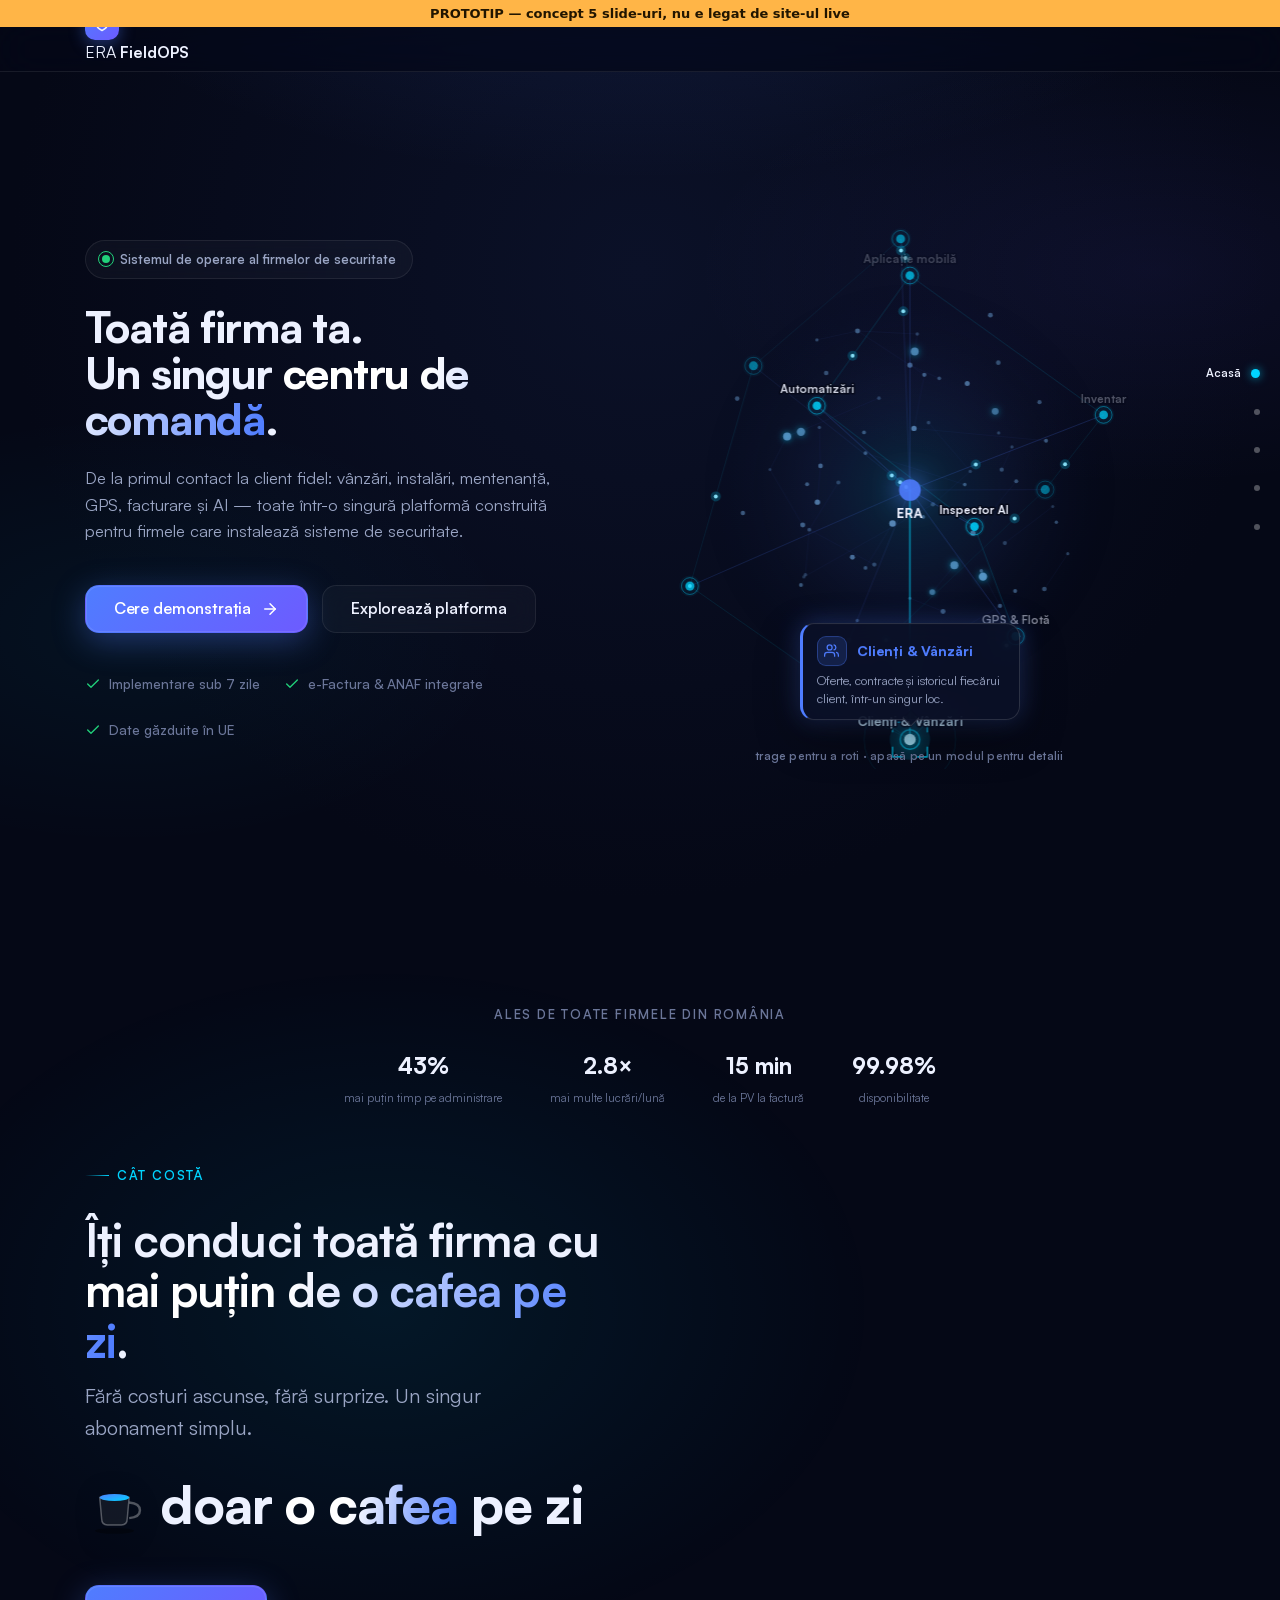
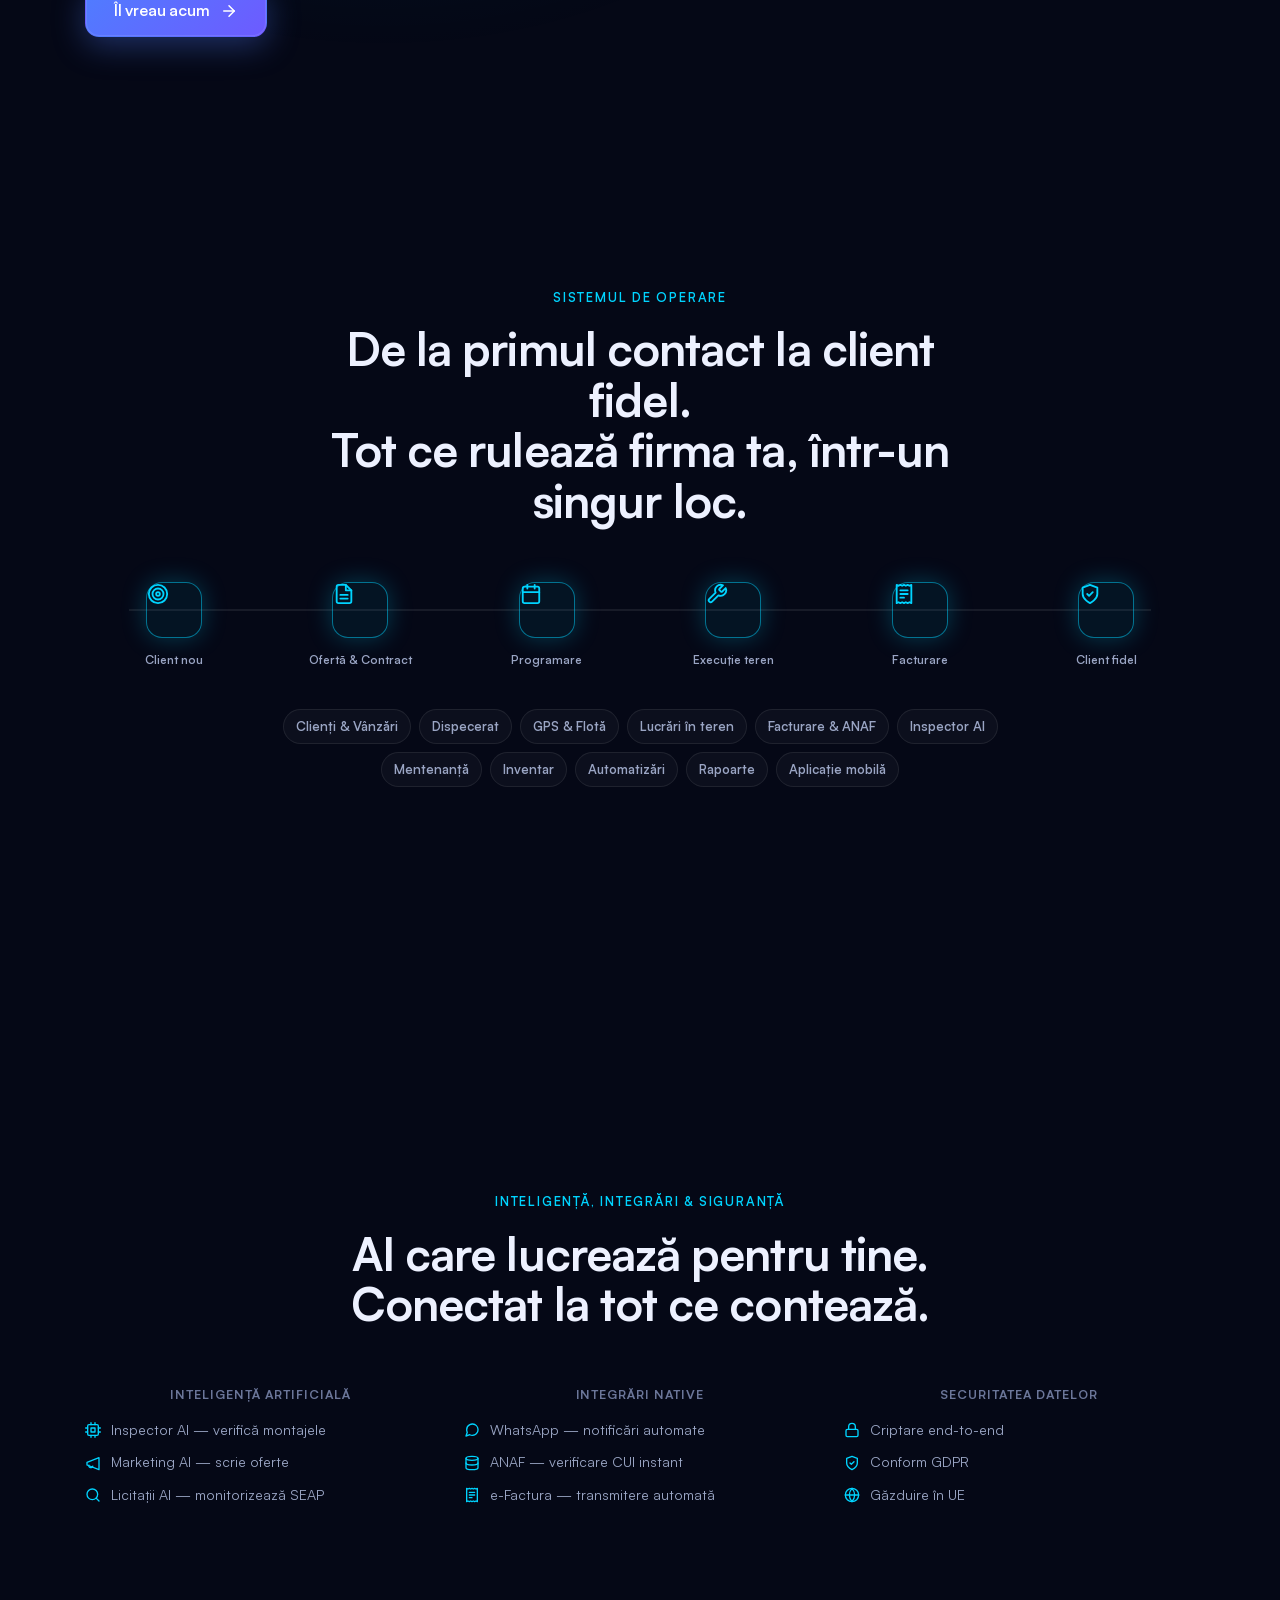
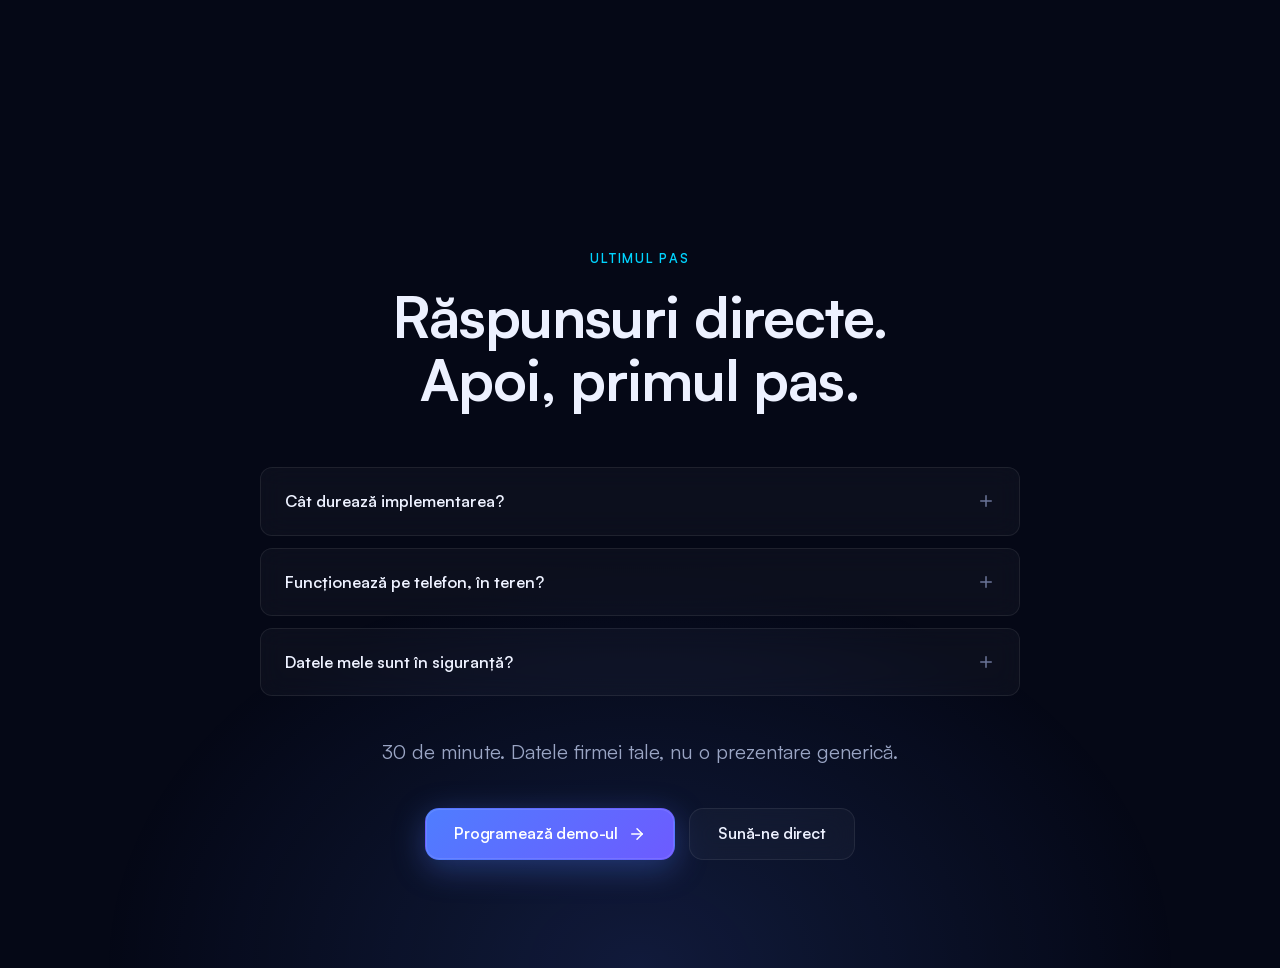
<file: _prototypes/5-slide-concept.html>
<!DOCTYPE html>
<html lang="ro">
<head>
<meta charset="UTF-8">
<meta name="viewport" content="width=device-width, initial-scale=1.0">
<title>PROTOTIP — 5 slide-uri (nu e linkuit din site)</title>
<link rel="stylesheet" href="../assets/css/style.css">
<style>
  /* prototype-only additions — dot nav + condensed-slide helpers */
  .proto-banner {
    position: fixed; top: 0; left: 0; right: 0; z-index: 200;
    background: #FFB547; color: #211500; font: 700 13px system-ui, sans-serif;
    text-align: center; padding: 6px 0;
  }
  .dotnav {
    position: fixed; top: 50%; right: 20px; transform: translateY(-50%); z-index: 150;
    display: flex; flex-direction: column; align-items: flex-end; gap: 20px;
  }
  .dotnav a { display: flex; align-items: center; gap: 10px; text-decoration: none; cursor: pointer; }
  .dotnav .lbl { font-size: 11.5px; font-weight: 600; color: var(--text-3); opacity: 0; transition: opacity 0.2s; white-space: nowrap; }
  .dotnav .dot { width: 6px; height: 6px; border-radius: 50%; background: rgba(255,255,255,0.3); flex-shrink: 0; transition: all 0.2s; }
  .dotnav a:hover .lbl, .dotnav a.active .lbl { opacity: 1; color: var(--text); }
  .dotnav a.active .dot { width: 9px; height: 9px; background: var(--ai); box-shadow: 0 0 10px rgba(0,212,255,0.7); }
  .proto-slide { padding-top: calc(var(--nav-h) + 32px); }
  .tagcloud { display: flex; flex-wrap: wrap; gap: 8px; justify-content: center; max-width: 760px; margin-inline: auto; }
  .tagcloud .tag { font-size: 0.82rem; }
  .trio { display: grid; grid-template-columns: repeat(3, 1fr); gap: 28px; margin-top: var(--space-4); }
  .trio h4 { font-size: 0.78rem; font-weight: 700; letter-spacing: 0.08em; text-transform: uppercase; color: var(--text-3); margin-bottom: 14px; text-align: center; }
  .trio ul { list-style: none; display: flex; flex-direction: column; gap: 10px; }
  .trio li { display: flex; align-items: center; gap: 10px; font-size: 0.88rem; color: var(--text-2); }
  .trio li svg { width: 16px; height: 16px; color: var(--ai); flex-shrink: 0; }
  .mini-stats { display: flex; gap: clamp(20px, 4vw, 48px); justify-content: center; margin: var(--space-3) 0; flex-wrap: wrap; }
  .mini-stats div { text-align: center; }
  .mini-stats b { display: block; font-size: 1.4rem; font-weight: 800; }
  .mini-stats span { font-size: 0.72rem; color: var(--text-3); }
  @media (max-width: 900px) { .trio { grid-template-columns: 1fr; gap: 20px; } .dotnav .lbl { display: none; } }
</style>
</head>
<body class="loaded">

<div class="proto-banner">PROTOTIP — concept 5 slide-uri, nu e legat de site-ul live</div>

<svg width="0" height="0" style="position:absolute" aria-hidden="true">
  <defs>
    <symbol id="i-check" viewBox="0 0 24 24" fill="none" stroke="currentColor" stroke-width="2" stroke-linecap="round" stroke-linejoin="round"><polyline points="20 6 9 17 4 12"/></symbol>
    <symbol id="i-arrow" viewBox="0 0 24 24" fill="none" stroke="currentColor" stroke-width="2" stroke-linecap="round" stroke-linejoin="round"><line x1="5" y1="12" x2="19" y2="12"/><polyline points="12 5 19 12 12 19"/></symbol>
    <symbol id="i-pin" viewBox="0 0 24 24" fill="none" stroke="currentColor" stroke-width="2" stroke-linecap="round" stroke-linejoin="round"><path d="M21 10c0 7-9 13-9 13S3 17 3 10a9 9 0 0 1 18 0z"/><circle cx="12" cy="10" r="3"/></symbol>
    <symbol id="i-file" viewBox="0 0 24 24" fill="none" stroke="currentColor" stroke-width="2" stroke-linecap="round" stroke-linejoin="round"><path d="M14 2H6a2 2 0 0 0-2 2v16a2 2 0 0 0 2 2h12a2 2 0 0 0 2-2V8z"/><polyline points="14 2 14 8 20 8"/><line x1="16" y1="13" x2="8" y2="13"/><line x1="16" y1="17" x2="8" y2="17"/></symbol>
    <symbol id="i-zap" viewBox="0 0 24 24" fill="none" stroke="currentColor" stroke-width="2" stroke-linecap="round" stroke-linejoin="round"><polygon points="13 2 3 14 12 14 11 22 21 10 12 10 13 2"/></symbol>
    <symbol id="i-cpu" viewBox="0 0 24 24" fill="none" stroke="currentColor" stroke-width="2" stroke-linecap="round" stroke-linejoin="round"><rect x="4" y="4" width="16" height="16" rx="2"/><rect x="9" y="9" width="6" height="6"/><path d="M9 1v3M15 1v3M9 20v3M15 20v3M1 9h3M1 15h3M20 9h3M20 15h3"/></symbol>
    <symbol id="i-msg" viewBox="0 0 24 24" fill="none" stroke="currentColor" stroke-width="2" stroke-linecap="round" stroke-linejoin="round"><path d="M21 11.5a8.38 8.38 0 0 1-.9 3.8 8.5 8.5 0 0 1-7.6 4.7 8.38 8.38 0 0 1-3.8-.9L3 21l1.9-5.7a8.38 8.38 0 0 1-.9-3.8 8.5 8.5 0 0 1 4.7-7.6 8.38 8.38 0 0 1 3.8-.9h.5a8.48 8.48 0 0 1 8 8z"/></symbol>
    <symbol id="i-shield" viewBox="0 0 24 24" fill="none" stroke="currentColor" stroke-width="2" stroke-linecap="round" stroke-linejoin="round"><path d="M12 22s8-4 8-10V5l-8-3-8 3v7c0 6 8 10 8 10z"/></symbol>
    <symbol id="i-shield-check" viewBox="0 0 24 24" fill="none" stroke="currentColor" stroke-width="2" stroke-linecap="round" stroke-linejoin="round"><path d="M12 22s8-4 8-10V5l-8-3-8 3v7c0 6 8 10 8 10z"/><polyline points="9 12 11 14 15 10"/></symbol>
    <symbol id="i-chart" viewBox="0 0 24 24" fill="none" stroke="currentColor" stroke-width="2" stroke-linecap="round" stroke-linejoin="round"><line x1="18" y1="20" x2="18" y2="10"/><line x1="12" y1="20" x2="12" y2="4"/><line x1="6" y1="20" x2="6" y2="14"/></symbol>
    <symbol id="i-phone" viewBox="0 0 24 24" fill="none" stroke="currentColor" stroke-width="2" stroke-linecap="round" stroke-linejoin="round"><rect x="5" y="2" width="14" height="20" rx="2"/><line x1="12" y1="18" x2="12" y2="18"/></symbol>
    <symbol id="i-users" viewBox="0 0 24 24" fill="none" stroke="currentColor" stroke-width="2" stroke-linecap="round" stroke-linejoin="round"><path d="M17 21v-2a4 4 0 0 0-4-4H5a4 4 0 0 0-4 4v2"/><circle cx="9" cy="7" r="4"/><path d="M23 21v-2a4 4 0 0 0-3-3.87"/><path d="M16 3.13a4 4 0 0 1 0 7.75"/></symbol>
    <symbol id="i-receipt" viewBox="0 0 24 24" fill="none" stroke="currentColor" stroke-width="2" stroke-linecap="round" stroke-linejoin="round"><path d="M4 2v20l2-1 2 1 2-1 2 1 2-1 2 1 2-1 2 1V2l-2 1-2-1-2 1-2-1-2 1-2-1-2 1z"/><line x1="8" y1="8" x2="16" y2="8"/><line x1="8" y1="12" x2="16" y2="12"/><line x1="8" y1="16" x2="12" y2="16"/></symbol>
    <symbol id="i-calendar" viewBox="0 0 24 24" fill="none" stroke="currentColor" stroke-width="2" stroke-linecap="round" stroke-linejoin="round"><rect x="3" y="4" width="18" height="18" rx="2"/><line x1="16" y1="2" x2="16" y2="6"/><line x1="8" y1="2" x2="8" y2="6"/><line x1="3" y1="10" x2="21" y2="10"/></symbol>
    <symbol id="i-target" viewBox="0 0 24 24" fill="none" stroke="currentColor" stroke-width="2" stroke-linecap="round" stroke-linejoin="round"><circle cx="12" cy="12" r="10"/><circle cx="12" cy="12" r="6"/><circle cx="12" cy="12" r="2"/></symbol>
    <symbol id="i-wrench" viewBox="0 0 24 24" fill="none" stroke="currentColor" stroke-width="2" stroke-linecap="round" stroke-linejoin="round"><path d="M14.7 6.3a1 1 0 0 0 0 1.4l1.6 1.6a1 1 0 0 0 1.4 0l3.77-3.77a6 6 0 0 1-7.94 7.94l-6.91 6.91a2.12 2.12 0 0 1-3-3l6.91-6.91a6 6 0 0 1 7.94-7.94l-3.76 3.76z"/></symbol>
    <symbol id="i-lock" viewBox="0 0 24 24" fill="none" stroke="currentColor" stroke-width="2" stroke-linecap="round" stroke-linejoin="round"><rect x="3" y="11" width="18" height="11" rx="2"/><path d="M7 11V7a5 5 0 0 1 10 0v4"/></symbol>
    <symbol id="i-plus" viewBox="0 0 24 24" fill="none" stroke="currentColor" stroke-width="2" stroke-linecap="round" stroke-linejoin="round"><line x1="12" y1="5" x2="12" y2="19"/><line x1="5" y1="12" x2="19" y2="12"/></symbol>
    <symbol id="i-search" viewBox="0 0 24 24" fill="none" stroke="currentColor" stroke-width="2" stroke-linecap="round" stroke-linejoin="round"><circle cx="11" cy="11" r="8"/><line x1="21" y1="21" x2="16.65" y2="16.65"/></symbol>
    <symbol id="i-megaphone" viewBox="0 0 24 24" fill="none" stroke="currentColor" stroke-width="2" stroke-linecap="round" stroke-linejoin="round"><path d="M3 11l18-7v18L3 15v-4z"/><path d="M11.6 16.8a3 3 0 1 1-5.8-1.6"/></symbol>
    <symbol id="i-branch" viewBox="0 0 24 24" fill="none" stroke="currentColor" stroke-width="2" stroke-linecap="round" stroke-linejoin="round"><line x1="6" y1="3" x2="6" y2="15"/><circle cx="18" cy="6" r="3"/><circle cx="6" cy="18" r="3"/><path d="M18 9a9 9 0 0 1-9 9"/></symbol>
    <symbol id="i-box" viewBox="0 0 24 24" fill="none" stroke="currentColor" stroke-width="2" stroke-linecap="round" stroke-linejoin="round"><path d="M21 16V8a2 2 0 0 0-1-1.73l-7-4a2 2 0 0 0-2 0l-7 4A2 2 0 0 0 3 8v8a2 2 0 0 0 1 1.73l7 4a2 2 0 0 0 2 0l7-4A2 2 0 0 0 21 16z"/><polyline points="3.27 6.96 12 12.01 20.73 6.96"/><line x1="12" y1="22.08" x2="12" y2="12"/></symbol>
    <symbol id="i-globe" viewBox="0 0 24 24" fill="none" stroke="currentColor" stroke-width="2" stroke-linecap="round" stroke-linejoin="round"><circle cx="12" cy="12" r="10"/><line x1="2" y1="12" x2="22" y2="12"/><path d="M12 2a15.3 15.3 0 0 1 4 10 15.3 15.3 0 0 1-4 10 15.3 15.3 0 0 1-4-10 15.3 15.3 0 0 1 4-10z"/></symbol>
    <symbol id="i-database" viewBox="0 0 24 24" fill="none" stroke="currentColor" stroke-width="2" stroke-linecap="round" stroke-linejoin="round"><ellipse cx="12" cy="5" rx="9" ry="3"/><path d="M21 12c0 1.66-4 3-9 3s-9-1.34-9-3"/><path d="M3 5v14c0 1.66 4 3 9 3s9-1.34 9-3V5"/></symbol>
    <symbol id="i-coffee" viewBox="0 0 24 24" fill="none" stroke="currentColor" stroke-width="2" stroke-linecap="round" stroke-linejoin="round"><path d="M17 8h1a4 4 0 1 1 0 8h-1"/><path d="M3 8h14v9a4 4 0 0 1-4 4H7a4 4 0 0 1-4-4z"/><line x1="6" y1="1" x2="6" y2="4"/><line x1="10" y1="1" x2="10" y2="4"/><line x1="14" y1="1" x2="14" y2="4"/></symbol>
  </defs>
</svg>

<nav class="nav scrolled" id="nav">
  <div class="container nav-inner">
    <a href="#s1" class="nav-logo"><span class="logo-mark"><svg aria-hidden="true"><use href="#i-shield"/></svg></span>ERA <b>FieldOPS</b></a>
  </div>
</nav>

<div class="dotnav" id="dotnav">
  <a href="#s1" data-i="0" class="active"><span class="lbl">Acasă</span><span class="dot"></span></a>
  <a href="#s2" data-i="1"><span class="lbl">Preț &amp; Rezultate</span><span class="dot"></span></a>
  <a href="#s3" data-i="2"><span class="lbl">Platformă</span><span class="dot"></span></a>
  <a href="#s4" data-i="3"><span class="lbl">AI &amp; Securitate</span><span class="dot"></span></a>
  <a href="#s5" data-i="4"><span class="lbl">Întrebări &amp; Start</span><span class="dot"></span></a>
</div>

<main>

<!-- 1. ACASĂ -->
<section class="hero proto-slide" id="s1">
  <div class="container hero-grid">
    <div class="hero-copy">
      <span class="hero-badge"><i class="pulse-dot"></i> Sistemul de operare al firmelor de securitate</span>
      <h1>Toată firma ta.<br>Un singur <span class="grad-text">centru de comandă</span>.</h1>
      <p class="lead">De la primul contact la client fidel: vânzări, instalări, mentenanță, GPS, facturare și AI — toate într-o singură platformă construită pentru firmele care instalează sisteme de securitate.</p>
      <div class="hero-actions">
        <a href="#s5" class="btn btn-primary">Cere demonstrația <svg aria-hidden="true"><use href="#i-arrow"/></svg></a>
        <a href="#s3" class="btn btn-ghost">Explorează platforma</a>
      </div>
      <div class="hero-meta">
        <div><svg aria-hidden="true"><use href="#i-check"/></svg> Implementare sub 7 zile</div>
        <div><svg aria-hidden="true"><use href="#i-check"/></svg> e-Factura &amp; ANAF integrate</div>
        <div><svg aria-hidden="true"><use href="#i-check"/></svg> Date găzduite în UE</div>
      </div>
    </div>
    <div class="hero-core" aria-hidden="true">
      <canvas id="core3dHero" aria-hidden="true"></canvas>
      <div class="core3d-tip" id="core3dHeroTip" role="status">
        <div class="core3d-tip-head">
          <span class="core3d-tip-icon"><svg aria-hidden="true"><use href="#i-cpu"/></svg></span>
          <b id="core3dHeroTipTitle"></b>
        </div>
        <p id="core3dHeroTipDesc"></p>
      </div>
      <div class="core3d-hint">trage pentru a roti · apasă pe un modul pentru detalii</div>
    </div>
  </div>
</section>

<!-- 2. PREȚ & REZULTATE (condensat: trusted-by + statistici + preț — imediat după hero, ca în ordinea oficială) -->
<section class="section price-sec proto-slide" id="s2">
  <div class="container" style="text-align:center; margin-bottom:var(--space-3)">
    <p style="font-size:0.8rem; font-weight:600; letter-spacing:0.14em; text-transform:uppercase; color:var(--text-3);">Ales de toate firmele din România</p>
    <div class="mini-stats">
      <div><b>43%</b><span>mai puțin timp pe administrare</span></div>
      <div><b>2.8×</b><span>mai multe lucrări/lună</span></div>
      <div><b>15 min</b><span>de la PV la factură</span></div>
      <div><b>99.98%</b><span>disponibilitate</span></div>
    </div>
  </div>
  <div class="container price-hook">
    <div class="ph-copy">
      <span class="eyebrow">Cât costă</span>
      <h2>Îți conduci toată firma cu <span class="grad-text">mai puțin de o cafea pe zi</span>.</h2>
      <p class="lead">Fără costuri ascunse, fără surprize. Un singur abonament simplu.</p>
      <div class="ph-price" id="phPrice">
        <span class="ph-cup" aria-hidden="true">
          <svg viewBox="0 0 60 66" fill="none">
            <defs><linearGradient id="cupLiquid" x1="0" y1="0" x2="1" y2="1"><stop offset="0" stop-color="#4F7DFF"/><stop offset="1" stop-color="#00D4FF"/></linearGradient></defs>
            <path d="M15 26 H45 L43 48 Q43 54 37 54 H23 Q17 54 17 48 Z" fill="rgba(255,255,255,0.06)" stroke="rgba(255,255,255,0.3)" stroke-width="1.5"/>
            <ellipse cx="30" cy="26" rx="15" ry="3.6" fill="url(#cupLiquid)"/>
            <path d="M45 31 Q56 32 56 39 Q56 46 45 47" fill="none" stroke="rgba(255,255,255,0.3)" stroke-width="2.5"/>
            <ellipse cx="30" cy="60" rx="20" ry="3" fill="rgba(0,0,0,0.35)"/>
          </svg>
        </span>
        <span class="ph-dayview">doar <span class="grad-text">o cafea</span> pe zi</span>
      </div>
      <a href="#s5" class="btn btn-primary ph-cta">Îl vreau acum <svg aria-hidden="true"><use href="#i-arrow"/></svg></a>
    </div>
  </div>
</section>

<!-- 3. PLATFORMĂ (condensat: problemă+soluție+workflow+module) -->
<section class="section proto-slide" id="s3">
  <div class="container">
    <div class="section-head center">
      <span class="eyebrow">Sistemul de operare</span>
      <h2>De la primul contact la client fidel.<br>Tot ce rulează firma ta, într-un singur loc.</h2>
    </div>
    <div class="workflow-wrap">
      <ol class="workflow">
        <li class="wf-step active"><span class="wf-node"><svg aria-hidden="true"><use href="#i-target"/></svg></span><span>Client nou</span></li>
        <li class="wf-step active"><span class="wf-node"><svg aria-hidden="true"><use href="#i-file"/></svg></span><span>Ofertă &amp; Contract</span></li>
        <li class="wf-step active"><span class="wf-node"><svg aria-hidden="true"><use href="#i-calendar"/></svg></span><span>Programare</span></li>
        <li class="wf-step active"><span class="wf-node"><svg aria-hidden="true"><use href="#i-wrench"/></svg></span><span>Execuție teren</span></li>
        <li class="wf-step active"><span class="wf-node"><svg aria-hidden="true"><use href="#i-receipt"/></svg></span><span>Facturare</span></li>
        <li class="wf-step active"><span class="wf-node"><svg aria-hidden="true"><use href="#i-shield-check"/></svg></span><span>Client fidel</span></li>
      </ol>
    </div>
    <div class="tagcloud" style="margin-top:var(--space-4)">
      <span class="tag">Clienți &amp; Vânzări</span><span class="tag">Dispecerat</span><span class="tag">GPS &amp; Flotă</span>
      <span class="tag">Lucrări în teren</span><span class="tag">Facturare &amp; ANAF</span><span class="tag">Inspector AI</span>
      <span class="tag">Mentenanță</span><span class="tag">Inventar</span><span class="tag">Automatizări</span>
      <span class="tag">Rapoarte</span><span class="tag">Aplicație mobilă</span>
    </div>
  </div>
</section>

<!-- 4. AI, INTEGRĂRI & SECURITATE (condensat: AI + integrări + platformă în detaliu + securitate) -->
<section class="section proto-slide" id="s4">
  <div class="container">
    <div class="section-head center">
      <span class="eyebrow">Inteligență, integrări &amp; siguranță</span>
      <h2>AI care lucrează pentru tine.<br>Conectat la tot ce contează.</h2>
    </div>
    <div class="trio">
      <div>
        <h4>Inteligență artificială</h4>
        <ul>
          <li><svg aria-hidden="true"><use href="#i-cpu"/></svg>Inspector AI — verifică montajele</li>
          <li><svg aria-hidden="true"><use href="#i-megaphone"/></svg>Marketing AI — scrie oferte</li>
          <li><svg aria-hidden="true"><use href="#i-search"/></svg>Licitații AI — monitorizează SEAP</li>
        </ul>
      </div>
      <div>
        <h4>Integrări native</h4>
        <ul>
          <li><svg aria-hidden="true"><use href="#i-msg"/></svg>WhatsApp — notificări automate</li>
          <li><svg aria-hidden="true"><use href="#i-database"/></svg>ANAF — verificare CUI instant</li>
          <li><svg aria-hidden="true"><use href="#i-receipt"/></svg>e-Factura — transmitere automată</li>
        </ul>
      </div>
      <div>
        <h4>Securitatea datelor</h4>
        <ul>
          <li><svg aria-hidden="true"><use href="#i-lock"/></svg>Criptare end-to-end</li>
          <li><svg aria-hidden="true"><use href="#i-shield-check"/></svg>Conform GDPR</li>
          <li><svg aria-hidden="true"><use href="#i-globe"/></svg>Găzduire în UE</li>
        </ul>
      </div>
    </div>
  </div>
</section>

<!-- 5. ÎNTREBĂRI & START (condensat: FAQ + CTA final) -->
<section class="cta-final proto-slide" id="s5">
  <div class="container">
    <div class="section-head center">
      <span class="eyebrow" style="justify-content:center">Ultimul pas</span>
      <h2>Răspunsuri directe.<br>Apoi, primul pas.</h2>
    </div>
    <div class="faq">
      <details>
        <summary>Cât durează implementarea?<svg aria-hidden="true"><use href="#i-plus"/></svg></summary>
        <div class="faq-a">Sub o săptămână — importăm clienții, contractele și echipamentele existente.</div>
      </details>
      <details>
        <summary>Funcționează pe telefon, în teren?<svg aria-hidden="true"><use href="#i-plus"/></svg></summary>
        <div class="faq-a">Da, aplicație dedicată iOS/Android, inclusiv fără semnal la internet.</div>
      </details>
      <details>
        <summary>Datele mele sunt în siguranță?<svg aria-hidden="true"><use href="#i-plus"/></svg></summary>
        <div class="faq-a">Da — criptate, găzduite în UE, conform GDPR, cu jurnal complet de audit.</div>
      </details>
    </div>
    <p class="lead" style="text-align:center; margin-top:var(--space-4)">30 de minute. Datele firmei tale, nu o prezentare generică.</p>
    <div class="cta-actions">
      <a href="mailto:contact@erafieldops.ro" class="btn btn-primary">Programează demo-ul <svg aria-hidden="true"><use href="#i-arrow"/></svg></a>
      <a href="tel:+40700000000" class="btn btn-ghost">Sună-ne direct</a>
    </div>
  </div>
</section>

</main>

<script src="../assets/js/core3d.js" defer></script>
<script>
(function () {
  document.body.classList.add('loaded');
  var slides = Array.prototype.slice.call(document.querySelectorAll('.proto-slide'));
  var dots = Array.prototype.slice.call(document.querySelectorAll('#dotnav a'));
  var reduceMotion = window.matchMedia('(prefers-reduced-motion: reduce)').matches;

  function setActive(i) {
    dots.forEach(function (d, di) { d.classList.toggle('active', di === i); });
  }
  var io = new IntersectionObserver(function (entries) {
    entries.forEach(function (e) {
      if (e.isIntersecting && e.intersectionRatio > 0.5) {
        setActive(slides.indexOf(e.target));
      }
    });
  }, { threshold: [0.5] });
  slides.forEach(function (s) { io.observe(s); });

  if (matchMedia('(min-width: 769px)').matches && !reduceMotion) {
    var locked = false, lastWheelAt = 0;
    function currentIndex() {
      var y = window.scrollY + window.innerHeight * 0.3, idx = 0;
      for (var i = 0; i < slides.length; i++) { if (slides[i].offsetTop <= y) idx = i; }
      return idx;
    }
    function goTo(i) {
      if (i < 0 || i >= slides.length) return;
      locked = true;
      slides[i].scrollIntoView({ behavior: 'smooth', block: 'start' });
      setTimeout(function () { locked = false; }, 700);
    }
    function scrollWithin(px) {
      locked = true;
      window.scrollBy({ top: px, behavior: 'smooth' });
      setTimeout(function () { locked = false; }, 700);
    }
    window.addEventListener('wheel', function (e) {
      if (!matchMedia('(min-width: 769px)').matches) return;
      if (Math.abs(e.deltaY) < 2) return;
      e.preventDefault();
      var now = performance.now(), gap = now - lastWheelAt;
      lastWheelAt = now;
      if (locked || gap < 220) return;
      var idx = currentIndex(), cur = slides[idx], r = cur.getBoundingClientRect();
      if (e.deltaY > 0 && r.bottom > window.innerHeight + 4) { scrollWithin(Math.min(window.innerHeight * 0.9, r.bottom - window.innerHeight)); return; }
      if (e.deltaY < 0 && r.top < -4) { scrollWithin(Math.max(-window.innerHeight * 0.9, r.top)); return; }
      goTo(idx + (e.deltaY > 0 ? 1 : -1));
    }, { passive: false });
  }
})();
</script>
</body>
</html>
</file>
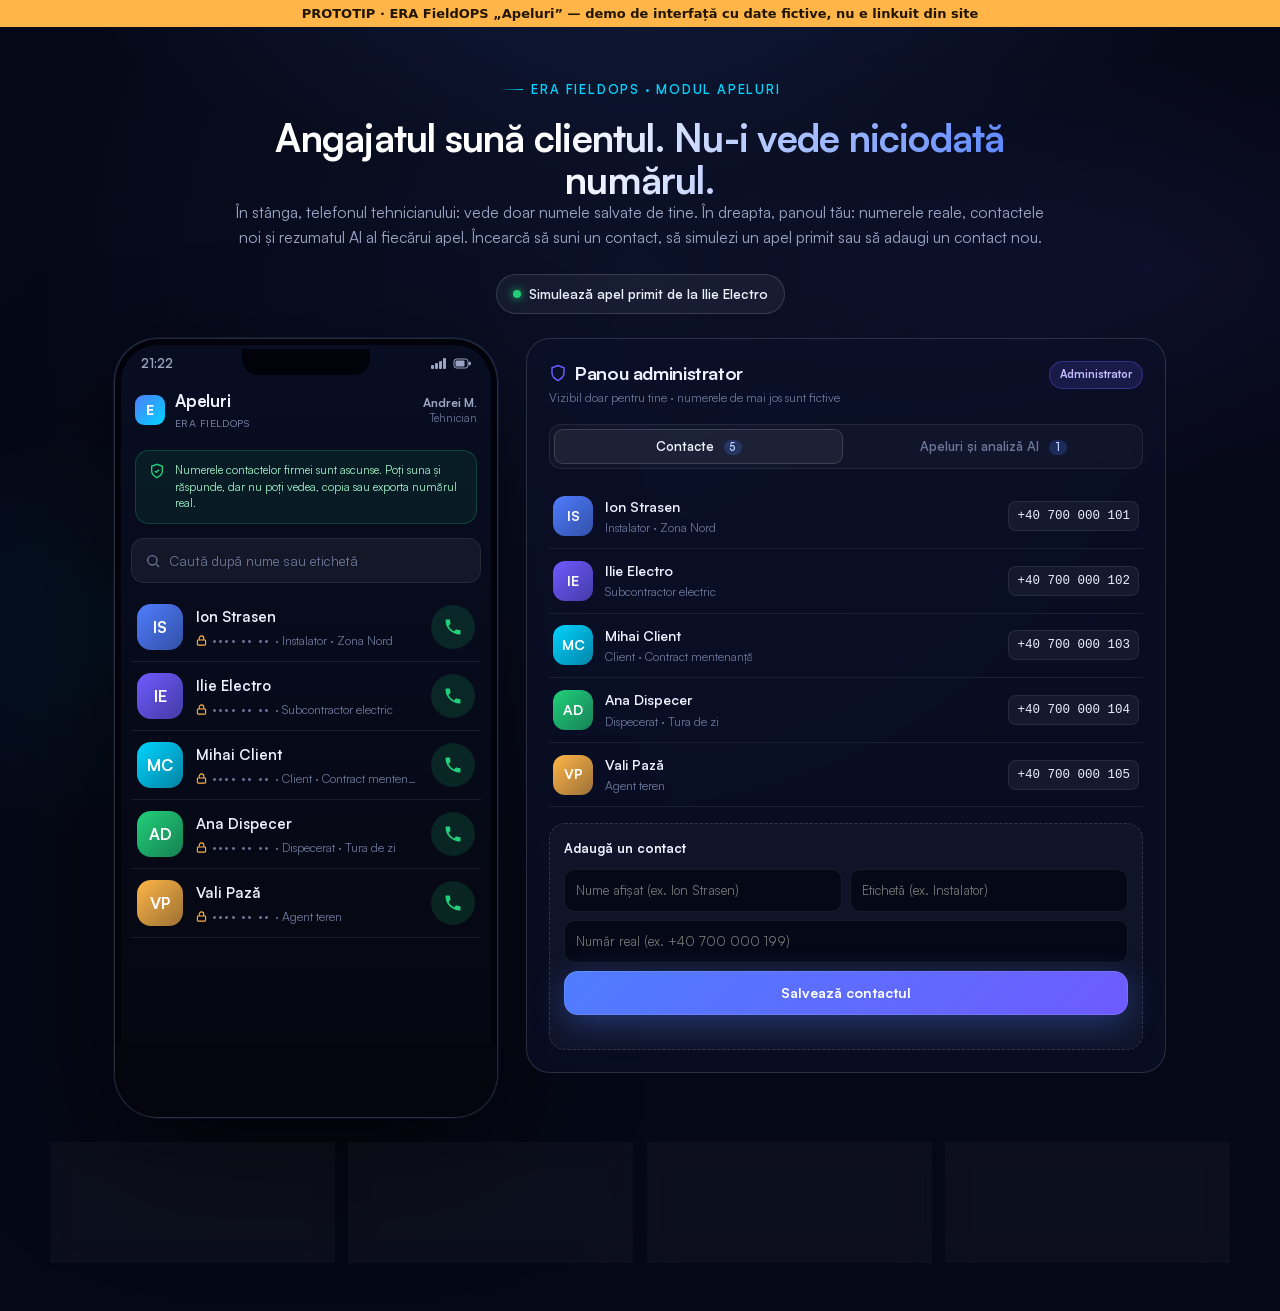
<file: _prototypes/app-apeluri.html>
<!DOCTYPE html>
<html lang="ro">
<head>
<meta charset="UTF-8">
<meta name="viewport" content="width=device-width, initial-scale=1.0">
<title>PROTOTIP — ERA FieldOPS Apeluri (numere mascate + panou admin)</title>
<link rel="stylesheet" href="../assets/css/style.css">
<style>
  /* ============================================================
     ERA FieldOPS — Modul "Apeluri": dialer cu numere mascate,
     apel primit, panou administrator cu analiză AI.
     Prototip standalone (nu e linkuit din site)
     ============================================================ */
  .proto-banner {
    position: fixed; top: 0; left: 0; right: 0; z-index: 300;
    background: #FFB547; color: #211500; font: 700 13px system-ui, sans-serif;
    text-align: center; padding: 6px 12px;
  }
  body { display: flex; flex-direction: column; align-items: center; min-height: 100vh;
         padding: 72px 16px 48px; gap: 24px; }

  .intro { max-width: 820px; text-align: center; }
  .intro .eyebrow { justify-content: center; }
  .intro p { color: var(--text-2); font-size: 0.98rem; }

  .controls { display: flex; flex-wrap: wrap; gap: 10px; justify-content: center; }
  .ctrl-btn {
    display: inline-flex; align-items: center; gap: 8px; padding: 10px 16px; border-radius: 999px;
    background: var(--surface-2); border: 1px solid var(--border-strong); color: var(--text);
    font-size: 13.5px; font-weight: 600; transition: background .2s, transform .15s var(--ease);
  }
  .ctrl-btn:hover { background: rgba(79,125,255,0.16); transform: translateY(-1px); }
  .ctrl-btn:disabled { opacity: .45; cursor: not-allowed; transform: none; }
  .ctrl-btn .dot { width: 8px; height: 8px; border-radius: 50%; background: var(--success); box-shadow: 0 0 10px var(--success); }

  .stage { display: flex; flex-wrap: wrap; gap: 28px; justify-content: center; align-items: flex-start;
           width: 100%; max-width: 1180px; }

  /* ---------- Phone frame ---------- */
  .phone {
    position: relative; width: 384px; max-width: 100%; height: min(812px, calc(100vh - 120px)); min-height: 660px;
    background: linear-gradient(180deg, #080D22, #05060F);
    border: 1px solid var(--border-strong); border-radius: 44px;
    box-shadow: 0 40px 120px rgba(0,0,0,0.6), inset 0 0 0 6px #02030A, 0 0 0 1px rgba(79,125,255,0.15);
    overflow: hidden; display: flex; flex-direction: column; flex-shrink: 0;
  }
  .phone::before {
    content: ''; position: absolute; top: 10px; left: 50%; transform: translateX(-50%);
    width: 128px; height: 26px; background: #02030A; border-radius: 0 0 16px 16px; z-index: 40;
  }
  .statusbar { display: flex; justify-content: space-between; align-items: center;
    padding: 14px 26px 6px; font-size: 13px; font-weight: 600; color: var(--text-2); }
  .statusbar .right { display: flex; gap: 6px; align-items: center; }

  .appbar { display: flex; align-items: center; gap: 10px; padding: 8px 20px 12px; }
  .appbar .logo { width: 30px; height: 30px; border-radius: 9px; background: var(--grad-ai);
    display: grid; place-items: center; font-weight: 800; font-size: 14px; color: #fff; }
  .appbar .ttl { flex: 1; font-weight: 700; font-size: 1.05rem; letter-spacing: -0.01em; }
  .appbar .ttl small { display: block; font-size: 10.5px; font-weight: 500; color: var(--text-3);
    letter-spacing: 0.04em; text-transform: uppercase; }
  .appbar .who { font-size: 11px; color: var(--text-3); text-align: right; line-height: 1.3; }
  .appbar .who b { display: block; color: var(--text-2); font-size: 12px; }

  .screens { flex: 1; position: relative; overflow: hidden; }
  .screen { position: absolute; inset: 0; display: flex; flex-direction: column;
    opacity: 0; pointer-events: none; transform: translateX(16px);
    transition: opacity .32s var(--ease), transform .32s var(--ease); }
  .screen.active { opacity: 1; pointer-events: auto; transform: none; }
  .scroll { flex: 1; overflow-y: auto; padding: 4px 16px 16px; }
  .scroll::-webkit-scrollbar { width: 0; }

  .note {
    display: flex; gap: 10px; align-items: flex-start; margin: 2px 4px 14px;
    padding: 11px 13px; border-radius: 14px; font-size: 11.5px; line-height: 1.45;
    background: rgba(33,208,122,0.08); border: 1px solid rgba(33,208,122,0.22); color: #9ff0c5;
  }
  .note svg { flex-shrink: 0; margin-top: 1px; }
  .note.info { background: rgba(0,212,255,0.07); border-color: rgba(0,212,255,0.22); color: #a9e9ff; }

  .search { display: flex; align-items: center; gap: 8px; margin-bottom: 10px;
    background: var(--surface-2); border: 1px solid var(--border); border-radius: 13px;
    padding: 0 13px; color: var(--text-3); }
  .search input { flex: 1; background: none; border: none; outline: none; color: var(--text);
    font: inherit; font-size: 13.5px; padding: 11px 0; }
  .search input::placeholder { color: var(--text-3); }
  .empty { text-align: center; color: var(--text-3); font-size: 13px; padding: 28px 0; }

  .contact { display: flex; align-items: center; gap: 13px; padding: 11px 6px; border-bottom: 1px solid var(--border); }
  .avatar { width: 46px; height: 46px; border-radius: 14px; flex-shrink: 0;
    display: grid; place-items: center; font-weight: 700; font-size: 16px; color: #fff; }
  .avatar.sm { width: 40px; height: 40px; border-radius: 12px; font-size: 14px; }
  .contact .meta, .log-item .meta { flex: 1; min-width: 0; }
  .contact .name, .log-item .name { font-weight: 600; font-size: 15px; white-space: nowrap; overflow: hidden; text-overflow: ellipsis; }
  .masked { display: flex; align-items: center; gap: 5px; margin-top: 2px; font-size: 12px; color: var(--text-3); }
  .masked .dots { letter-spacing: 0.1em; white-space: nowrap; flex-shrink: 0; }
  .masked .lock { color: var(--warning); flex-shrink: 0; }
  .masked .ctag { min-width: 0; white-space: nowrap; overflow: hidden; text-overflow: ellipsis; }
  .call-btn { width: 44px; height: 44px; border-radius: 50%; flex-shrink: 0; border: none;
    background: rgba(33,208,122,0.14); color: var(--success);
    display: grid; place-items: center; transition: transform .15s var(--ease), background .2s; }
  .call-btn:hover { transform: scale(1.08); background: rgba(33,208,122,0.24); }

  .tabbar { display: flex; border-top: 1px solid var(--border); background: rgba(5,6,15,0.85); backdrop-filter: blur(12px); }
  .tab { flex: 1; background: none; border: none; color: var(--text-3);
    padding: 11px 0 20px; display: flex; flex-direction: column; align-items: center; gap: 4px;
    font-size: 10.5px; font-weight: 600; transition: color .2s; }
  .tab.active { color: var(--primary); }
  .tab:disabled { opacity: .4; cursor: not-allowed; }
  .tab svg { width: 22px; height: 22px; }

  /* ---------- Call + incoming screens ---------- */
  .callscreen { background: radial-gradient(ellipse 90% 55% at 50% 0%, rgba(79,125,255,0.16), transparent 60%), #05060F;
    align-items: center; justify-content: space-between; padding: 26px 24px 34px; text-align: center; }
  .rec-pill { display: inline-flex; align-items: center; gap: 7px; padding: 6px 13px; border-radius: 999px;
    font-size: 11.5px; font-weight: 600; background: rgba(255,90,90,0.12); border: 1px solid rgba(255,90,90,0.3); color: #ffb0b0; }
  .rec-dot { width: 8px; height: 8px; border-radius: 50%; background: var(--error); animation: recpulse 1.4s ease-in-out infinite; }
  @keyframes recpulse { 0%,100%{opacity:1;box-shadow:0 0 0 0 rgba(255,90,90,.5)} 50%{opacity:.4;box-shadow:0 0 0 7px rgba(255,90,90,0)} }
  .sub-chip { display: block; margin-top: 10px; font-size: 11px; color: var(--text-3); }
  .call-center { display: flex; flex-direction: column; align-items: center; }
  .call-avatar { width: 112px; height: 112px; border-radius: 34px; display: grid; place-items: center;
    font-weight: 800; font-size: 40px; color: #fff; margin-bottom: 20px; box-shadow: 0 20px 60px rgba(79,125,255,0.3); }
  .ringing .call-avatar { animation: ring 1.6s var(--ease) infinite; }
  @keyframes ring { 0%{box-shadow:0 0 0 0 rgba(33,208,122,.45)} 70%{box-shadow:0 0 0 26px rgba(33,208,122,0)} 100%{box-shadow:0 0 0 0 rgba(33,208,122,0)} }
  .call-name { font-size: 1.7rem; font-weight: 700; letter-spacing: -0.02em; }
  .call-sub { display: flex; align-items: center; justify-content: center; gap: 6px;
    color: var(--text-3); font-size: 12.5px; margin-top: 6px; letter-spacing: 0.12em; text-transform: uppercase; }
  .call-timer { font-variant-numeric: tabular-nums; color: var(--text-2); font-size: 15px; margin-top: 14px; }
  .call-pad { display: grid; grid-template-columns: repeat(3,1fr); gap: 18px 26px; width: 100%; max-width: 260px; }
  .pad-btn { display: flex; flex-direction: column; align-items: center; gap: 6px; color: var(--text-2); font-size: 11px; background: none; border: none; }
  .pad-icon { width: 58px; height: 58px; border-radius: 50%; background: var(--surface-2); border: 1px solid var(--border);
    display: grid; place-items: center; color: var(--text); }
  .pad-btn.active .pad-icon { background: rgba(79,125,255,0.2); border-color: rgba(79,125,255,0.4); color: var(--primary); }
  .round-btn { width: 68px; height: 68px; border-radius: 50%; border: none; display: grid; place-items: center; color: #fff; transition: transform .15s; }
  .round-btn:hover { transform: scale(1.06); }
  .round-btn.end { background: var(--error); box-shadow: 0 12px 32px rgba(255,90,90,0.4); }
  .round-btn.accept { background: var(--success); box-shadow: 0 12px 32px rgba(33,208,122,0.4); }
  .answer-row { display: flex; gap: 72px; }
  .answer-row label { display: flex; flex-direction: column; align-items: center; gap: 8px; font-size: 12px; color: var(--text-2); }

  /* ---------- Employee history ---------- */
  .log-item { display: flex; align-items: center; gap: 13px; padding: 12px 6px; border-bottom: 1px solid var(--border); }
  .log-item .when { font-size: 11.5px; color: var(--text-3); margin-top: 2px; }
  .dir { width: 18px; height: 18px; flex-shrink: 0; }

  /* ---------- Consent modal ---------- */
  .modal-wrap { position: absolute; inset: 0; z-index: 60; display: none; align-items: flex-end;
    background: rgba(2,3,10,0.72); backdrop-filter: blur(4px); }
  .modal-wrap.open { display: flex; }
  .modal { width: 100%; background: var(--bg-2); border-top: 1px solid var(--border-strong);
    border-radius: 26px 26px 0 0; padding: 24px 22px 26px; text-align: center; animation: slideup .34s var(--ease); }
  @keyframes slideup { from { transform: translateY(100%); } }
  .modal .icon { width: 56px; height: 56px; border-radius: 18px; margin: 0 auto 14px; display: grid; place-items: center;
    background: rgba(255,90,90,0.12); border: 1px solid rgba(255,90,90,0.3); }
  .modal h3 { font-size: 1.2rem; margin-bottom: 8px; }
  .modal p { font-size: 13px; color: var(--text-2); line-height: 1.55; margin-bottom: 8px; }
  .modal .fine { font-size: 11px; color: var(--text-3); margin-bottom: 18px; }
  .modal .btns { display: flex; flex-direction: column; gap: 10px; }
  .btn-primary { padding: 13px 16px; border: none; border-radius: 14px; background: var(--grad); color: #fff; font-weight: 700; font-size: 14px; }
  .btn-ghost { padding: 12px 16px; border: 1px solid var(--border); border-radius: 14px; background: none; color: var(--text-2); font-weight: 600; font-size: 13px; }

  /* ---------- Admin panel ---------- */
  .admin { flex: 1 1 440px; max-width: 640px; min-width: 0; background: rgba(11,17,40,0.7);
    border: 1px solid var(--border-strong); border-radius: 24px; padding: 22px; backdrop-filter: blur(10px); }
  .admin-head { display: flex; align-items: flex-start; justify-content: space-between; gap: 12px; margin-bottom: 16px; }
  .admin-head h3 { font-size: 1.15rem; display: flex; align-items: center; gap: 8px; }
  .admin-head p { font-size: 12px; color: var(--text-3); margin-top: 3px; }
  .role-pill { font-size: 11px; font-weight: 700; padding: 4px 10px; border-radius: 999px; white-space: nowrap;
    background: rgba(109,91,255,0.16); border: 1px solid rgba(109,91,255,0.35); color: #c4bbff; }
  .admin-tabs { display: flex; gap: 6px; padding: 4px; background: var(--surface); border: 1px solid var(--border);
    border-radius: 12px; margin-bottom: 16px; }
  .admin-tab { flex: 1; padding: 9px 10px; border: none; border-radius: 9px; background: none; color: var(--text-3); font-size: 13px; font-weight: 600; }
  .admin-tab.active { background: var(--surface-2); color: var(--text); box-shadow: inset 0 0 0 1px var(--border-strong); }
  .admin-tab .count { display: inline-block; min-width: 18px; margin-left: 6px; padding: 0 5px; border-radius: 999px;
    background: rgba(79,125,255,0.22); color: #bcd0ff; font-size: 11px; }
  .admin-view { display: none; }
  .admin-view.active { display: block; }

  .a-row { display: flex; align-items: center; gap: 12px; padding: 11px 4px; border-bottom: 1px solid var(--border); }
  .a-row .meta { flex: 1; min-width: 0; }
  .a-row .name { font-weight: 600; font-size: 14px; }
  .a-row .ctag { font-size: 12px; color: var(--text-3); }
  .a-phone { font-family: ui-monospace, SFMono-Regular, Menlo, monospace; font-size: 12.5px; color: var(--text);
    background: var(--surface-2); border: 1px solid var(--border); padding: 4px 8px; border-radius: 8px; white-space: nowrap; }

  .add-form { margin-top: 16px; padding: 14px; border-radius: 16px; background: var(--surface); border: 1px dashed var(--border-strong); }
  .add-form h4 { font-size: 13px; margin-bottom: 10px; }
  .add-grid { display: grid; grid-template-columns: 1fr 1fr; gap: 8px; }
  .add-grid input { width: 100%; min-width: 0; background: var(--bg); border: 1px solid var(--border); border-radius: 10px;
    padding: 10px 11px; color: var(--text); font: inherit; font-size: 13px; outline: none; }
  .add-grid input:focus { border-color: rgba(79,125,255,0.6); }
  .add-grid .full { grid-column: 1 / -1; }
  .add-grid .btn-primary { grid-column: 1 / -1; }
  .form-msg { font-size: 12px; margin-top: 8px; min-height: 1em; color: var(--text-3); }
  .form-msg.ok { color: #9ff0c5; } .form-msg.err { color: #ffb0b0; }
  @media (max-width: 480px) { .add-grid { grid-template-columns: 1fr; } }

  .call-card { padding: 14px; border-radius: 16px; background: var(--surface); border: 1px solid var(--border); margin-bottom: 12px; }
  .call-card .top { display: flex; align-items: center; gap: 12px; }
  .call-card .top .meta { flex: 1; min-width: 0; }
  .call-card .line1 { display: flex; flex-wrap: wrap; align-items: center; gap: 8px; font-weight: 600; font-size: 14px; }
  .call-card .line2 { font-size: 12px; color: var(--text-3); margin-top: 3px; }
  .status { font-size: 11px; font-weight: 600; padding: 3px 9px; border-radius: 999px; white-space: nowrap; }
  .status.analyzing { background: rgba(0,212,255,0.1); color: var(--ai); border: 1px solid rgba(0,212,255,0.3); }
  .status.missed { background: rgba(255,90,90,0.1); color: #ffb0b0; border: 1px solid rgba(255,90,90,0.3); }
  .status.done { background: rgba(33,208,122,0.1); color: #9ff0c5; border: 1px solid rgba(33,208,122,0.3); }
  .ai-box { margin-top: 12px; padding: 13px; border-radius: 13px;
    background: linear-gradient(160deg, rgba(79,125,255,0.08), rgba(0,212,255,0.04)); border: 1px solid rgba(0,212,255,0.2); }
  .ai-box h5 { display: flex; align-items: center; gap: 7px; font-size: 11px; font-weight: 700; color: var(--ai);
    text-transform: uppercase; letter-spacing: 0.1em; margin-bottom: 8px; }
  .ai-box p { font-size: 13px; color: var(--text-2); line-height: 1.55; }
  .chips { display: flex; flex-wrap: wrap; gap: 6px; margin-top: 10px; }
  .chip { font-size: 11px; padding: 3px 9px; border-radius: 999px; background: var(--surface-2); border: 1px solid var(--border); color: var(--text-2); }
  .chip.outcome { background: rgba(79,125,255,0.14); border-color: rgba(79,125,255,0.35); color: #bcd0ff; }
  .chip.flag { background: rgba(255,181,71,0.12); border-color: rgba(255,181,71,0.35); color: #ffd699; }
  .todo { list-style: none; margin-top: 10px; display: flex; flex-direction: column; gap: 6px; }
  .todo li { display: flex; gap: 8px; font-size: 12.5px; color: var(--text-2); }
  .todo li::before { content: '→'; color: var(--primary); }
  .shimmer { height: 10px; border-radius: 6px; margin-top: 8px;
    background: linear-gradient(90deg, rgba(255,255,255,0.04), rgba(0,212,255,0.14), rgba(255,255,255,0.04));
    background-size: 200% 100%; animation: shimmer 1.2s linear infinite; }
  .shimmer.short { width: 60%; }
  @keyframes shimmer { to { background-position: -200% 0; } }
  .call-foot { display: flex; flex-wrap: wrap; align-items: center; justify-content: space-between; gap: 8px;
    margin-top: 12px; font-size: 11.5px; color: var(--text-3); }
  .listen-btn { display: inline-flex; align-items: center; gap: 6px; padding: 7px 12px; border-radius: 10px;
    background: var(--surface-2); border: 1px solid var(--border-strong); color: var(--text); font-size: 12px; font-weight: 600; }
  .listen-btn:hover { background: rgba(79,125,255,0.16); }
  .audit { margin-top: 8px; font-size: 11px; color: var(--text-3); }
  .audit div::before { content: '● '; color: var(--secondary); }

  .legend { max-width: 1180px; width: 100%; display: grid; grid-template-columns: repeat(auto-fit, minmax(220px, 1fr)); gap: 14px; }
  .legend .card { background: var(--surface); border: 1px solid var(--border); border-radius: 16px; padding: 16px; }
  .legend .card b { display: flex; align-items: center; gap: 8px; font-size: 13.5px; margin-bottom: 6px; }
  .legend .card p { font-size: 12.5px; color: var(--text-2); line-height: 1.5; }
  .legend .card .n { width: 24px; height: 24px; border-radius: 7px; background: var(--grad); display: grid; place-items: center;
    font-size: 12px; font-weight: 800; color: #fff; flex-shrink: 0; }
</style>
</head>
<body>
<div class="proto-banner">PROTOTIP · ERA FieldOPS „Apeluri” — demo de interfață cu date fictive, nu e linkuit din site</div>

<div class="intro">
  <span class="eyebrow">ERA FieldOPS · Modul Apeluri</span>
  <h2 class="grad-text" style="font-size:clamp(1.6rem,4vw,2.4rem)">Angajatul sună clientul. Nu-i vede niciodată numărul.</h2>
  <p>În stânga, telefonul tehnicianului: vede doar numele salvate de tine. În dreapta, panoul tău: numerele reale, contactele noi și rezumatul AI al fiecărui apel. Încearcă să suni un contact, să simulezi un apel primit sau să adaugi un contact nou.</p>
</div>

<div class="controls">
  <button class="ctrl-btn" id="sim-incoming"><span class="dot"></span> Simulează apel primit de la Ilie Electro</button>
</div>

<div class="stage">
  <!-- ======================= PHONE (angajat) ======================= -->
  <div class="phone" id="phone">
    <div class="statusbar">
      <span id="clock">9:41</span>
      <span class="right">
        <svg width="16" height="11" viewBox="0 0 16 11" fill="currentColor"><rect x="0" y="7" width="3" height="4" rx="1"/><rect x="4" y="5" width="3" height="6" rx="1"/><rect x="8" y="3" width="3" height="8" rx="1"/><rect x="12" y="0" width="3" height="11" rx="1"/></svg>
        <svg width="18" height="11" viewBox="0 0 18 11" fill="none" stroke="currentColor"><rect x="1" y="1" width="14" height="9" rx="2.5"/><rect x="2.5" y="2.5" width="9" height="6" rx="1" fill="currentColor" stroke="none"/><rect x="16" y="4" width="1.5" height="3" rx="0.7" fill="currentColor"/></svg>
      </span>
    </div>

    <div class="appbar">
      <div class="logo">E</div>
      <div class="ttl">Apeluri <small>ERA FieldOPS</small></div>
      <div class="who"><b>Andrei M.</b>Tehnician</div>
    </div>

    <div class="screens">
      <!-- Contacte -->
      <section class="screen active" id="s-contacts">
        <div class="scroll">
          <div class="note">
            <svg width="16" height="16" viewBox="0 0 24 24" fill="none" stroke="#21D07A" stroke-width="2"><path d="M12 22s8-4 8-10V5l-8-3-8 3v7c0 6 8 10 8 10z"/><path d="M9 12l2 2 4-4"/></svg>
            <span>Numerele contactelor firmei sunt ascunse. Poți suna și răspunde, dar nu poți vedea, copia sau exporta numărul real.</span>
          </div>
          <label class="search">
            <svg width="16" height="16" viewBox="0 0 24 24" fill="none" stroke="currentColor" stroke-width="2"><circle cx="11" cy="11" r="7"/><path d="M21 21l-4-4"/></svg>
            <input id="search" type="search" placeholder="Caută după nume sau etichetă" autocomplete="off">
          </label>
          <div id="contact-list"></div>
        </div>
      </section>

      <!-- Apel primit -->
      <section class="screen callscreen ringing" id="s-incoming">
        <div>
          <div class="call-sub" style="margin-top:0">Apel primit prin ERA</div>
          <span class="sub-chip">Apelantul a auzit deja anunțul de înregistrare</span>
        </div>
        <div class="call-center">
          <div class="call-avatar" id="in-avatar">IE</div>
          <div class="call-name" id="in-name">Ilie Electro</div>
          <div class="call-sub">
            <svg width="12" height="12" viewBox="0 0 24 24" fill="none" stroke="currentColor" stroke-width="2"><rect x="3" y="11" width="18" height="11" rx="2"/><path d="M7 11V7a5 5 0 0 1 10 0v4"/></svg>
            Număr ascuns
          </div>
          <div class="call-timer" id="in-tag">Subcontractor electric</div>
        </div>
        <div class="answer-row">
          <label><button class="round-btn end" id="decline" aria-label="Respinge"><svg width="28" height="28" viewBox="0 0 24 24" fill="currentColor"><path d="M21 15.46l-5.27-.61-2.52 2.52a15.05 15.05 0 0 1-6.59-6.59l2.53-2.53L8.54 3H3.03C2.45 13.18 10.82 21.55 21 20.97v-5.51z" transform="rotate(135 12 12)"/></svg></button>Respinge</label>
          <label><button class="round-btn accept" id="accept" aria-label="Răspunde"><svg width="28" height="28" viewBox="0 0 24 24" fill="currentColor"><path d="M20 15.5c-1.2 0-2.4-.2-3.6-.6a1 1 0 0 0-1 .2l-2.2 2.2a15 15 0 0 1-6.6-6.6l2.2-2.2a1 1 0 0 0 .2-1C8.7 6.4 8.5 5.2 8.5 4a1 1 0 0 0-1-1H4a1 1 0 0 0-1 1 17 17 0 0 0 17 17 1 1 0 0 0 1-1v-3.5a1 1 0 0 0-1-1z"/></svg></button>Răspunde</label>
        </div>
      </section>

      <!-- Apel în curs -->
      <section class="screen callscreen" id="s-call">
        <div>
          <div class="rec-pill"><span class="rec-dot"></span> Se înregistrează</div>
          <span class="sub-chip">Rezumatul AI ajunge la administrator</span>
        </div>
        <div class="call-center">
          <div class="call-avatar" id="call-avatar">IS</div>
          <div class="call-name" id="call-name">Ion Strasen</div>
          <div class="call-sub">
            <svg width="12" height="12" viewBox="0 0 24 24" fill="none" stroke="currentColor" stroke-width="2"><rect x="3" y="11" width="18" height="11" rx="2"/><path d="M7 11V7a5 5 0 0 1 10 0v4"/></svg>
            Număr ascuns
          </div>
          <div class="call-timer" id="call-timer">00:00</div>
        </div>
        <div style="display:flex;flex-direction:column;gap:26px;align-items:center;width:100%">
          <div class="call-pad">
            <button class="pad-btn" data-toggle><span class="pad-icon"><svg width="22" height="22" viewBox="0 0 24 24" fill="none" stroke="currentColor" stroke-width="2"><path d="M1 1l22 22M9 9v3a3 3 0 0 0 5.1 2.1M15 9.3V5a3 3 0 0 0-5.9-.7"/><path d="M17 16.95A7 7 0 0 1 5 12v-2M12 19v4"/></svg></span>Mut</button>
            <button class="pad-btn" data-toggle><span class="pad-icon"><svg width="22" height="22" viewBox="0 0 24 24" fill="none" stroke="currentColor" stroke-width="2"><rect x="4" y="9" width="4" height="6"/><path d="M8 9l6-5v16l-6-5M17 9a3 3 0 0 1 0 6"/></svg></span>Difuzor</button>
            <button class="pad-btn" data-toggle><span class="pad-icon"><svg width="22" height="22" viewBox="0 0 24 24" fill="none" stroke="currentColor" stroke-width="2"><circle cx="5" cy="5" r="1"/><circle cx="12" cy="5" r="1"/><circle cx="19" cy="5" r="1"/><circle cx="5" cy="12" r="1"/><circle cx="12" cy="12" r="1"/><circle cx="19" cy="12" r="1"/><circle cx="5" cy="19" r="1"/><circle cx="12" cy="19" r="1"/><circle cx="19" cy="19" r="1"/></svg></span>Taste</button>
          </div>
          <button class="round-btn end" id="end-call" aria-label="Închide apelul"><svg width="28" height="28" viewBox="0 0 24 24" fill="currentColor"><path d="M21 15.46l-5.27-.61-2.52 2.52a15.05 15.05 0 0 1-6.59-6.59l2.53-2.53L8.54 3H3.03C2.45 13.18 10.82 21.55 21 20.97v-5.51z" transform="rotate(135 12 12)"/></svg></button>
        </div>
      </section>

      <!-- Istoric angajat -->
      <section class="screen" id="s-history">
        <div class="scroll">
          <div class="note info">
            <svg width="16" height="16" viewBox="0 0 24 24" fill="none" stroke="#00D4FF" stroke-width="2"><circle cx="12" cy="12" r="9"/><path d="M12 8v4l3 2"/></svg>
            <span>Istoricul tău arată doar numele, durata și tipul apelului. Înregistrările și rezumatele le vede administratorul.</span>
          </div>
          <div id="history-list"></div>
        </div>
      </section>
    </div>

    <!-- Informare înregistrare (o singură dată) -->
    <div class="modal-wrap" id="consent">
      <div class="modal">
        <div class="icon"><svg width="26" height="26" viewBox="0 0 24 24" fill="none" stroke="#FF5A5A" stroke-width="2"><circle cx="12" cy="12" r="10"/><path d="M12 8v5M12 16h.01"/></svg></div>
        <h3>Apelurile de serviciu sunt înregistrate</h3>
        <p>Fiecare apel din aplicație este înregistrat și rezumat de AI pentru calitatea serviciului, conform regulamentului intern pe care l-ai semnat.</p>
        <p class="fine">Persoana cu care vorbești aude automat anunțul de înregistrare. Înregistrările se șterg automat după 30 de zile.</p>
        <div class="btns">
          <button class="btn-primary" id="consent-ok">Am înțeles, continuă</button>
          <button class="btn-ghost" id="consent-cancel">Înapoi</button>
        </div>
      </div>
    </div>

    <div class="tabbar">
      <button class="tab active" data-screen="s-contacts">
        <svg viewBox="0 0 24 24" fill="none" stroke="currentColor" stroke-width="2"><path d="M17 21v-2a4 4 0 0 0-4-4H7a4 4 0 0 0-4 4v2"/><circle cx="10" cy="7" r="4"/><path d="M21 21v-2a4 4 0 0 0-3-3.87M17 3.13a4 4 0 0 1 0 7.75"/></svg>
        Contacte
      </button>
      <button class="tab" data-screen="s-history">
        <svg viewBox="0 0 24 24" fill="none" stroke="currentColor" stroke-width="2"><path d="M12 8v4l3 2"/><circle cx="12" cy="12" r="9"/></svg>
        Istoric
      </button>
    </div>
  </div>

  <!-- ======================= ADMIN PANEL ======================= -->
  <section class="admin" aria-label="Panou administrator">
    <div class="admin-head">
      <div>
        <h3>
          <svg width="18" height="18" viewBox="0 0 24 24" fill="none" stroke="#6D5BFF" stroke-width="2"><path d="M12 22s8-4 8-10V5l-8-3-8 3v7c0 6 8 10 8 10z"/></svg>
          Panou administrator
        </h3>
        <p>Vizibil doar pentru tine · numerele de mai jos sunt fictive</p>
      </div>
      <span class="role-pill">Administrator</span>
    </div>

    <div class="admin-tabs" role="tablist">
      <button class="admin-tab active" data-view="v-contacts">Contacte <span class="count" id="count-contacts">0</span></button>
      <button class="admin-tab" data-view="v-calls">Apeluri și analiză AI <span class="count" id="count-calls">0</span></button>
    </div>

    <div class="admin-view active" id="v-contacts">
      <div id="admin-contacts"></div>
      <form class="add-form" id="add-form" autocomplete="off">
        <h4>Adaugă un contact</h4>
        <div class="add-grid">
          <input id="f-name" placeholder="Nume afișat (ex. Ion Strasen)" maxlength="40">
          <input id="f-tag" placeholder="Etichetă (ex. Instalator)" maxlength="40">
          <input id="f-phone" class="full" placeholder="Număr real (ex. +40 700 000 199)" maxlength="20" inputmode="tel">
          <button class="btn-primary" type="submit">Salvează contactul</button>
        </div>
        <div class="form-msg" id="form-msg"></div>
      </form>
    </div>

    <div class="admin-view" id="v-calls">
      <div id="admin-calls"></div>
    </div>
  </section>
</div>

<div class="legend">
  <div class="card"><b><span class="n">1</span> Mascare la sursă</b><p>Numerele stau criptate pe serverul ERA. Aplicația angajatului primește doar numele și butonul „Sună”, niciodată cifrele.</p></div>
  <div class="card"><b><span class="n">2</span> Apel prin VoIP</b><p>Clientul vede numărul firmei. Pe telefonul angajatului nu rămâne nimic în agendă sau în istoricul de apeluri.</p></div>
  <div class="card"><b><span class="n">3</span> Înregistrare anunțată</b><p>Persoana sunată aude automat anunțul. Înregistrarea stă în UE și se șterge după 30 de zile.</p></div>
  <div class="card"><b><span class="n">4</span> Analiză AI pe text</b><p>Rezumat, rezultat, pași de urmat și semnale de verificat, vizibile doar administratorului.</p></div>
</div>

<script>
/* ---------- date demo (numere fictive) ---------- */
const COLORS = ['#4F7DFF', '#6D5BFF', '#00D4FF', '#21D07A', '#FFB547', '#FF7AB6'];
const state = {
  contacts: [
    { id: 'is', name: 'Ion Strasen',  tag: 'Instalator · Zona Nord',       phone: '+40 700 000 101', c: COLORS[0] },
    { id: 'ie', name: 'Ilie Electro', tag: 'Subcontractor electric',       phone: '+40 700 000 102', c: COLORS[1] },
    { id: 'mc', name: 'Mihai Client', tag: 'Client · Contract mentenanță', phone: '+40 700 000 103', c: COLORS[2] },
    { id: 'ad', name: 'Ana Dispecer', tag: 'Dispecerat · Tura de zi',      phone: '+40 700 000 104', c: COLORS[3] },
    { id: 'vp', name: 'Vali Pază',    tag: 'Agent teren',                  phone: '+40 700 000 105', c: COLORS[4] },
  ],
  calls: [],
  acknowledged: false,
  active: null, direction: null, timer: null, seconds: 0, aiIndex: 0, nextId: 1,
};

const AI_SUMMARIES = [
  { summary: 'Clientul confirmă montajul pentru vineri, ora 09:00. A cerut și o ofertă pentru două camere IP suplimentare.',
    outcome: 'Programare', actions: ['Trimite oferta pentru 2 camere IP', 'Confirmă echipa pentru vineri, 09:00'], flags: [] },
  { summary: 'Sesizare: senzorul PIR de la intrare declanșează alarme false. Tehnicianul a promis o intervenție în 48 de ore.',
    outcome: 'Sesizare', actions: ['Programează intervenția în 48 h', 'Verifică stocul de senzori PIR'], flags: ['Termen promis: 48 h'] },
  { summary: 'Subcontractorul cere avans pentru lucrarea de la depozit. Angajatul a promis 20% fără aprobarea administratorului.',
    outcome: 'Altul', actions: ['Decide asupra avansului', 'Răspunde subcontractorului până mâine'], flags: ['Plată promisă fără aprobare'] },
];

/* ---------- utilitare ---------- */
const $ = id => document.getElementById(id);
const esc = s => String(s).replace(/[&<>"']/g, ch => ({ '&': '&amp;', '<': '&lt;', '>': '&gt;', '"': '&quot;', "'": '&#39;' }[ch]));
const fold = s => s.normalize('NFD').replace(/[̀-ͯ]/g, '').toLowerCase();
const initials = name => name.trim().split(/\s+/).map(w => w[0]).slice(0, 2).join('').toUpperCase();
const mmss = secs => `${String(Math.floor(secs / 60)).padStart(2, '0')}:${String(secs % 60).padStart(2, '0')}`;
const hhmm = d => d.toLocaleTimeString('ro-RO', { hour: '2-digit', minute: '2-digit' });
const dayLabel = d => (new Date().toDateString() === d.toDateString()) ? `azi, ${hhmm(d)}` : `${d.toLocaleDateString('ro-RO', { day: 'numeric', month: 'short' })}, ${hhmm(d)}`;
const deleteDate = d => new Date(d.getTime() + 30 * 864e5).toLocaleDateString('ro-RO', { day: 'numeric', month: 'short', year: 'numeric' });
const grad = c => `linear-gradient(135deg, ${c}, ${c}99)`;
const findContact = id => state.contacts.find(c => c.id === id);

const ICON_PHONE = '<svg width="20" height="20" viewBox="0 0 24 24" fill="currentColor"><path d="M20 15.5c-1.2 0-2.4-.2-3.6-.6a1 1 0 0 0-1 .2l-2.2 2.2a15 15 0 0 1-6.6-6.6l2.2-2.2a1 1 0 0 0 .2-1C8.7 6.4 8.5 5.2 8.5 4a1 1 0 0 0-1-1H4a1 1 0 0 0-1 1 17 17 0 0 0 17 17 1 1 0 0 0 1-1v-3.5a1 1 0 0 0-1-1z"/></svg>';
const ICON_LOCK = '<svg class="lock" width="11" height="11" viewBox="0 0 24 24" fill="none" stroke="currentColor" stroke-width="2.4"><rect x="3" y="11" width="18" height="11" rx="2"/><path d="M7 11V7a5 5 0 0 1 10 0v4"/></svg>';
const ICON_DIR = {
  out:    '<svg class="dir" viewBox="0 0 24 24" fill="none" stroke="#21D07A" stroke-width="2"><path d="M7 17L17 7M9 7h8v8"/></svg>',
  in:     '<svg class="dir" viewBox="0 0 24 24" fill="none" stroke="#4F7DFF" stroke-width="2"><path d="M17 7L7 17M15 17H7V9"/></svg>',
  missed: '<svg class="dir" viewBox="0 0 24 24" fill="none" stroke="#FF5A5A" stroke-width="2"><path d="M17 7L7 17M15 17H7V9"/></svg>',
};
const DIR_LABEL = { out: 'efectuat', in: 'primit', missed: 'respins' };

/* ---------- telefon: contacte ---------- */
function renderContacts() {
  const q = fold($('search').value.trim());
  const list = state.contacts.filter(c => !q || fold(c.name).includes(q) || fold(c.tag).includes(q));
  $('contact-list').innerHTML = list.length ? list.map(c => `
    <div class="contact">
      <div class="avatar" style="background:${grad(c.c)}">${esc(initials(c.name))}</div>
      <div class="meta">
        <div class="name">${esc(c.name)}</div>
        <div class="masked">${ICON_LOCK}<span class="dots">•••• •• ••</span><span class="ctag">· ${esc(c.tag)}</span></div>
      </div>
      <button class="call-btn" data-call="${c.id}" aria-label="Sună ${esc(c.name)}">${ICON_PHONE}</button>
    </div>`).join('') : '<div class="empty">Niciun contact găsit.</div>';
}

/* ---------- telefon: istoric angajat (fără AI, fără numere) ---------- */
function renderHistory() {
  $('history-list').innerHTML = state.calls.length ? state.calls.map(call => {
    const c = findContact(call.contactId);
    return `
    <div class="log-item">
      <div class="avatar sm" style="background:${grad(c.c)}">${esc(initials(c.name))}</div>
      <div class="meta">
        <div class="name">${esc(c.name)}</div>
        <div class="when">${dayLabel(call.at)} · ${DIR_LABEL[call.dir]}${call.dir === 'missed' ? '' : ' · ' + mmss(call.secs)}</div>
      </div>
      ${ICON_DIR[call.dir]}
    </div>`;
  }).join('') : '<div class="empty">Niciun apel încă.</div>';
}

/* ---------- admin: contacte cu numere reale ---------- */
function renderAdminContacts() {
  $('count-contacts').textContent = state.contacts.length;
  $('admin-contacts').innerHTML = state.contacts.map(c => `
    <div class="a-row">
      <div class="avatar sm" style="background:${grad(c.c)}">${esc(initials(c.name))}</div>
      <div class="meta"><div class="name">${esc(c.name)}</div><div class="ctag">${esc(c.tag)}</div></div>
      <span class="a-phone">${esc(c.phone)}</span>
    </div>`).join('');
}

/* ---------- admin: apeluri + analiză AI ---------- */
function renderAdminCalls() {
  $('count-calls').textContent = state.calls.length;
  $('admin-calls').innerHTML = state.calls.length ? state.calls.map(call => {
    const c = findContact(call.contactId);
    const status = call.dir === 'missed' ? '<span class="status missed">Respins</span>'
      : call.ai ? '<span class="status done">Analizat</span>' : '<span class="status analyzing">Analiză AI în curs…</span>';
    const ai = call.dir === 'missed' ? '' : call.ai ? `
      <div class="ai-box">
        <h5>Rezumat AI</h5>
        <p>${esc(call.ai.summary)}</p>
        <div class="chips">
          <span class="chip outcome">Rezultat: ${esc(call.ai.outcome)}</span>
          ${call.ai.flags.map(f => `<span class="chip flag">De verificat: ${esc(f)}</span>`).join('')}
        </div>
        <ul class="todo">${call.ai.actions.map(a => `<li>${esc(a)}</li>`).join('')}</ul>
      </div>` : '<div class="ai-box"><h5>Transcriere și analiză</h5><div class="shimmer"></div><div class="shimmer short"></div></div>';
    const foot = call.dir === 'missed' ? '' : `
      <div class="call-foot">
        <button class="listen-btn" data-listen="${call.id}">
          <svg width="14" height="14" viewBox="0 0 24 24" fill="currentColor"><path d="M8 5v14l11-7z"/></svg> Ascultă înregistrarea
        </button>
        <span>Se șterge automat pe ${deleteDate(call.at)}</span>
      </div>
      ${call.audits.length ? `<div class="audit">${call.audits.map(t => `<div>Jurnal de audit: ascultată de Administrator la ${t}</div>`).join('')}</div>` : ''}`;
    return `
    <div class="call-card">
      <div class="top">
        <div class="avatar sm" style="background:${grad(c.c)}">${esc(initials(c.name))}</div>
        <div class="meta">
          <div class="line1">${esc(c.name)} ${status}</div>
          <div class="line2">${esc(c.phone)} · Andrei M. · ${DIR_LABEL[call.dir]} · ${dayLabel(call.at)}${call.dir === 'missed' ? '' : ' · ' + mmss(call.secs)}</div>
        </div>
        ${ICON_DIR[call.dir]}
      </div>
      ${ai}${foot}
    </div>`;
  }).join('') : '<div class="empty">Apelurile angajaților apar aici, cu rezumatul AI.</div>';
}

function renderAll() { renderContacts(); renderHistory(); renderAdminContacts(); renderAdminCalls(); }

/* ---------- navigare ---------- */
function show(id) {
  document.querySelectorAll('.screen').forEach(s => s.classList.toggle('active', s.id === id));
  document.querySelectorAll('.tab').forEach(t => t.classList.toggle('active', t.dataset.screen === id));
}
function setBusy(busy) {
  document.querySelectorAll('.tab').forEach(t => t.disabled = busy);
  $('sim-incoming').disabled = busy;
}
document.querySelectorAll('.tab').forEach(t => t.onclick = () => show(t.dataset.screen));
function showAdmin(view) {
  document.querySelectorAll('.admin-view').forEach(v => v.classList.toggle('active', v.id === view));
  document.querySelectorAll('.admin-tab').forEach(t => t.classList.toggle('active', t.dataset.view === view));
}
document.querySelectorAll('.admin-tab').forEach(t => t.onclick = () => showAdmin(t.dataset.view));

/* ---------- informare înregistrare (o singură dată) ---------- */
let afterAck = null;
function requireAck(fn) {
  if (state.acknowledged) return fn();
  afterAck = fn;
  $('consent').classList.add('open');
}
$('consent-ok').onclick = () => {
  state.acknowledged = true;
  $('consent').classList.remove('open');
  if (afterAck) { const fn = afterAck; afterAck = null; fn(); }
};
$('consent-cancel').onclick = () => { afterAck = null; $('consent').classList.remove('open'); };

/* ---------- apel efectuat ---------- */
$('contact-list').addEventListener('click', e => {
  const btn = e.target.closest('[data-call]');
  if (!btn || state.timer) return;
  const c = findContact(btn.dataset.call);
  requireAck(() => startCall(c, 'out'));
});
$('search').addEventListener('input', renderContacts);

function startCall(c, dir) {
  state.active = c; state.direction = dir; state.seconds = 0;
  $('call-avatar').textContent = initials(c.name);
  $('call-avatar').style.background = grad(c.c);
  $('call-name').textContent = c.name;
  $('call-timer').textContent = '00:00';
  show('s-call'); setBusy(true);
  state.timer = setInterval(() => { state.seconds++; $('call-timer').textContent = mmss(state.seconds); }, 1000);
}

$('end-call').onclick = () => {
  clearInterval(state.timer); state.timer = null;
  document.querySelectorAll('.pad-btn').forEach(b => b.classList.remove('active'));
  logCall(state.active, state.direction, state.seconds);
  setBusy(false); show('s-history'); showAdmin('v-calls');
};
document.querySelectorAll('[data-toggle]').forEach(b => b.onclick = () => b.classList.toggle('active'));

/* ---------- apel primit (simulat) ---------- */
$('sim-incoming').onclick = () => {
  if (state.timer) return;
  const c = findContact('ie');
  state.active = c;
  $('in-avatar').textContent = initials(c.name);
  $('in-avatar').style.background = grad(c.c);
  $('in-name').textContent = c.name;
  $('in-tag').textContent = c.tag;
  setBusy(true); show('s-incoming');
};
$('accept').onclick = () => requireAck(() => startCall(state.active, 'in'));
$('decline').onclick = () => {
  logCall(state.active, 'missed', 0);
  setBusy(false); show('s-contacts');
};

/* ---------- jurnal apeluri + analiză AI simulată ---------- */
function logCall(c, dir, secs, at = new Date(), ai = null) {
  const call = { id: state.nextId++, contactId: c.id, dir, secs, at, ai, audits: [] };
  state.calls.unshift(call);
  renderHistory(); renderAdminCalls();
  if (dir !== 'missed' && !ai) {
    setTimeout(() => {
      call.ai = AI_SUMMARIES[state.aiIndex++ % AI_SUMMARIES.length];
      renderAdminCalls();
    }, 1800);
  }
  return call;
}

$('admin-calls').addEventListener('click', e => {
  const btn = e.target.closest('[data-listen]');
  if (!btn) return;
  const call = state.calls.find(x => x.id === Number(btn.dataset.listen));
  call.audits.push(hhmm(new Date()));
  renderAdminCalls();
});

/* ---------- admin: adaugă contact ---------- */
$('add-form').addEventListener('submit', e => {
  e.preventDefault();
  const name = $('f-name').value.trim(), tag = $('f-tag').value.trim(), phone = $('f-phone').value.trim();
  const msg = $('form-msg');
  if (!name || !phone) { msg.className = 'form-msg err'; msg.textContent = 'Completează numele afișat și numărul.'; return; }
  if (!/^\+?[0-9 ()-]{6,20}$/.test(phone)) { msg.className = 'form-msg err'; msg.textContent = 'Numărul poate conține doar cifre, spații și +.'; return; }
  state.contacts.push({ id: 'n' + state.nextId++, name, tag: tag || 'Fără etichetă', phone, c: COLORS[state.contacts.length % COLORS.length] });
  e.target.reset();
  msg.className = 'form-msg ok';
  msg.textContent = `Salvat. Angajatul îl vede ca „${name}”, cu numărul ascuns.`;
  renderContacts(); renderAdminContacts();
});

/* ---------- start ---------- */
$('clock').textContent = hhmm(new Date());
const yesterday = new Date(Date.now() - 864e5); yesterday.setHours(16, 20, 0, 0);
logCall(findContact('mc'), 'out', 185, yesterday, {
  summary: 'Clientul întreabă de reînnoirea contractului de mentenanță. Angajatul a explicat pachetele disponibile.',
  outcome: 'Informare', actions: ['Trimite oferta de reînnoire'], flags: [],
});
renderAll();
</script>
</body>
</html>
</file>
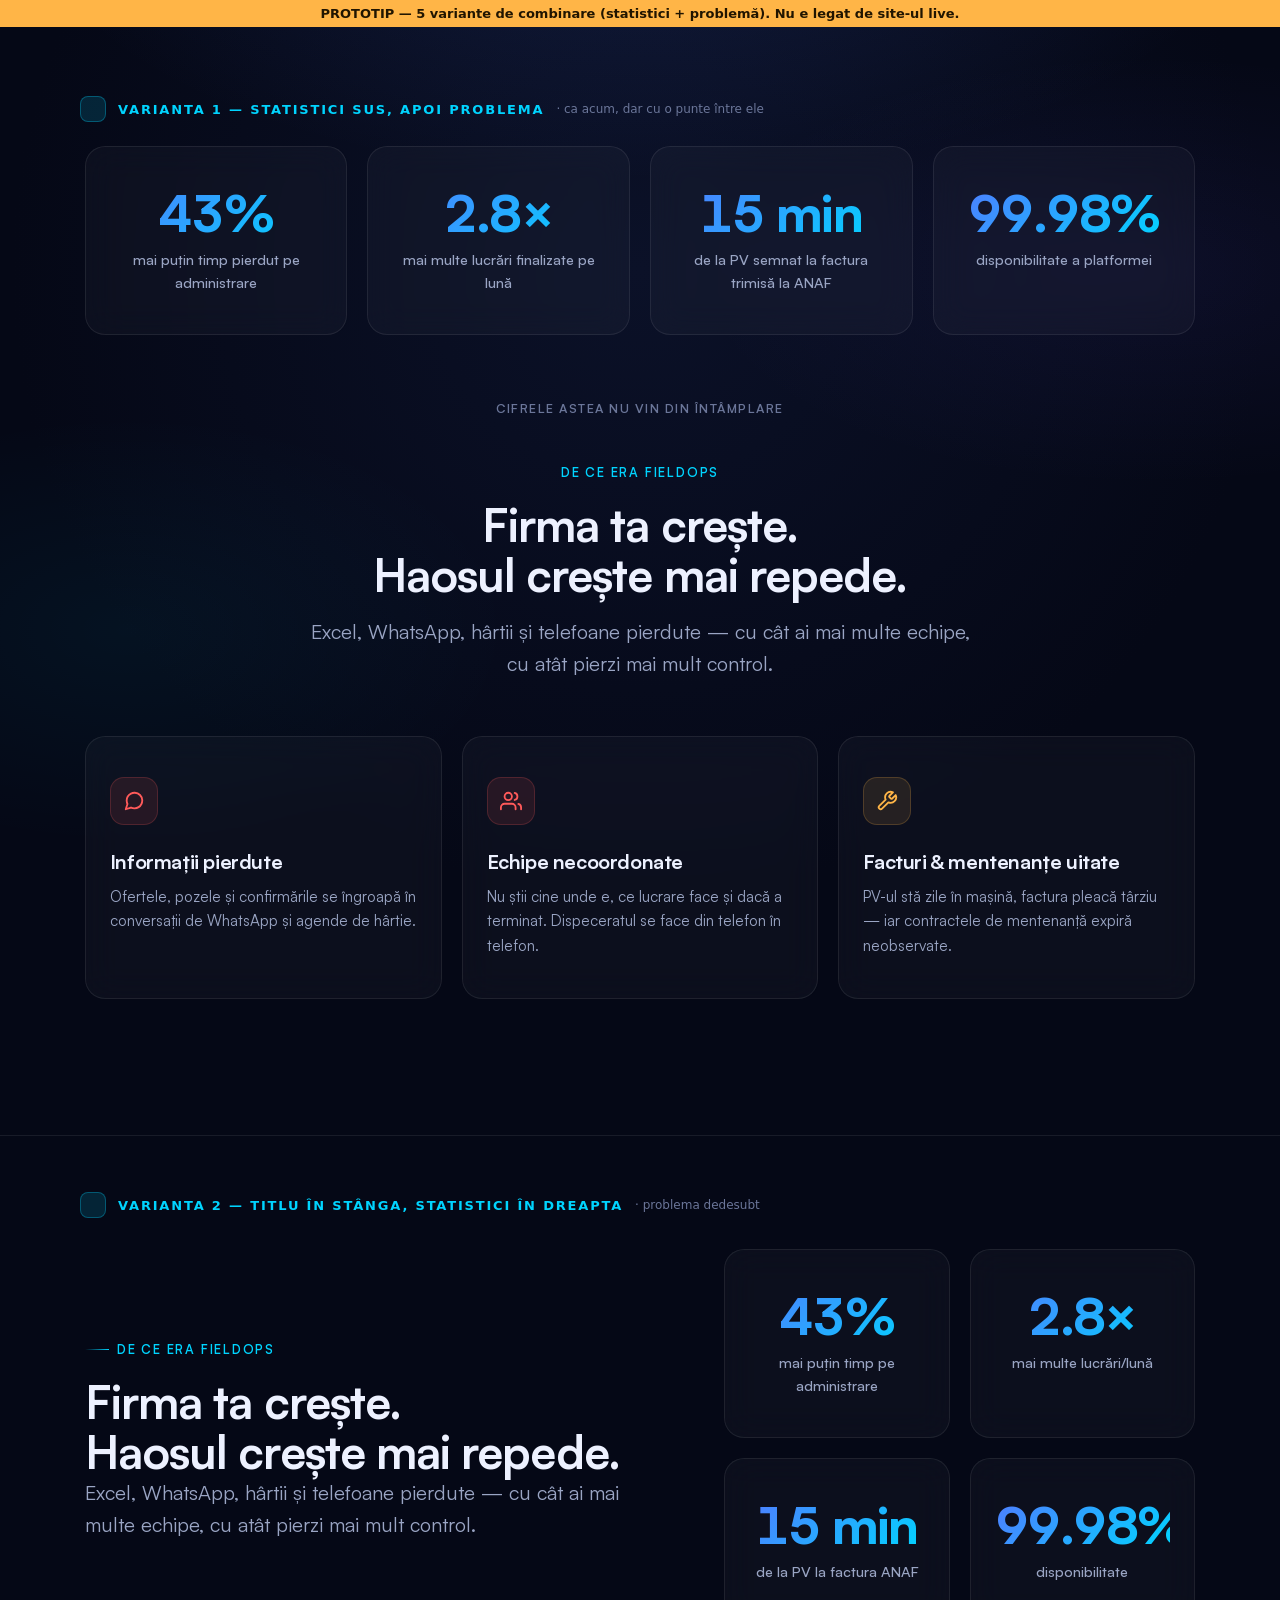
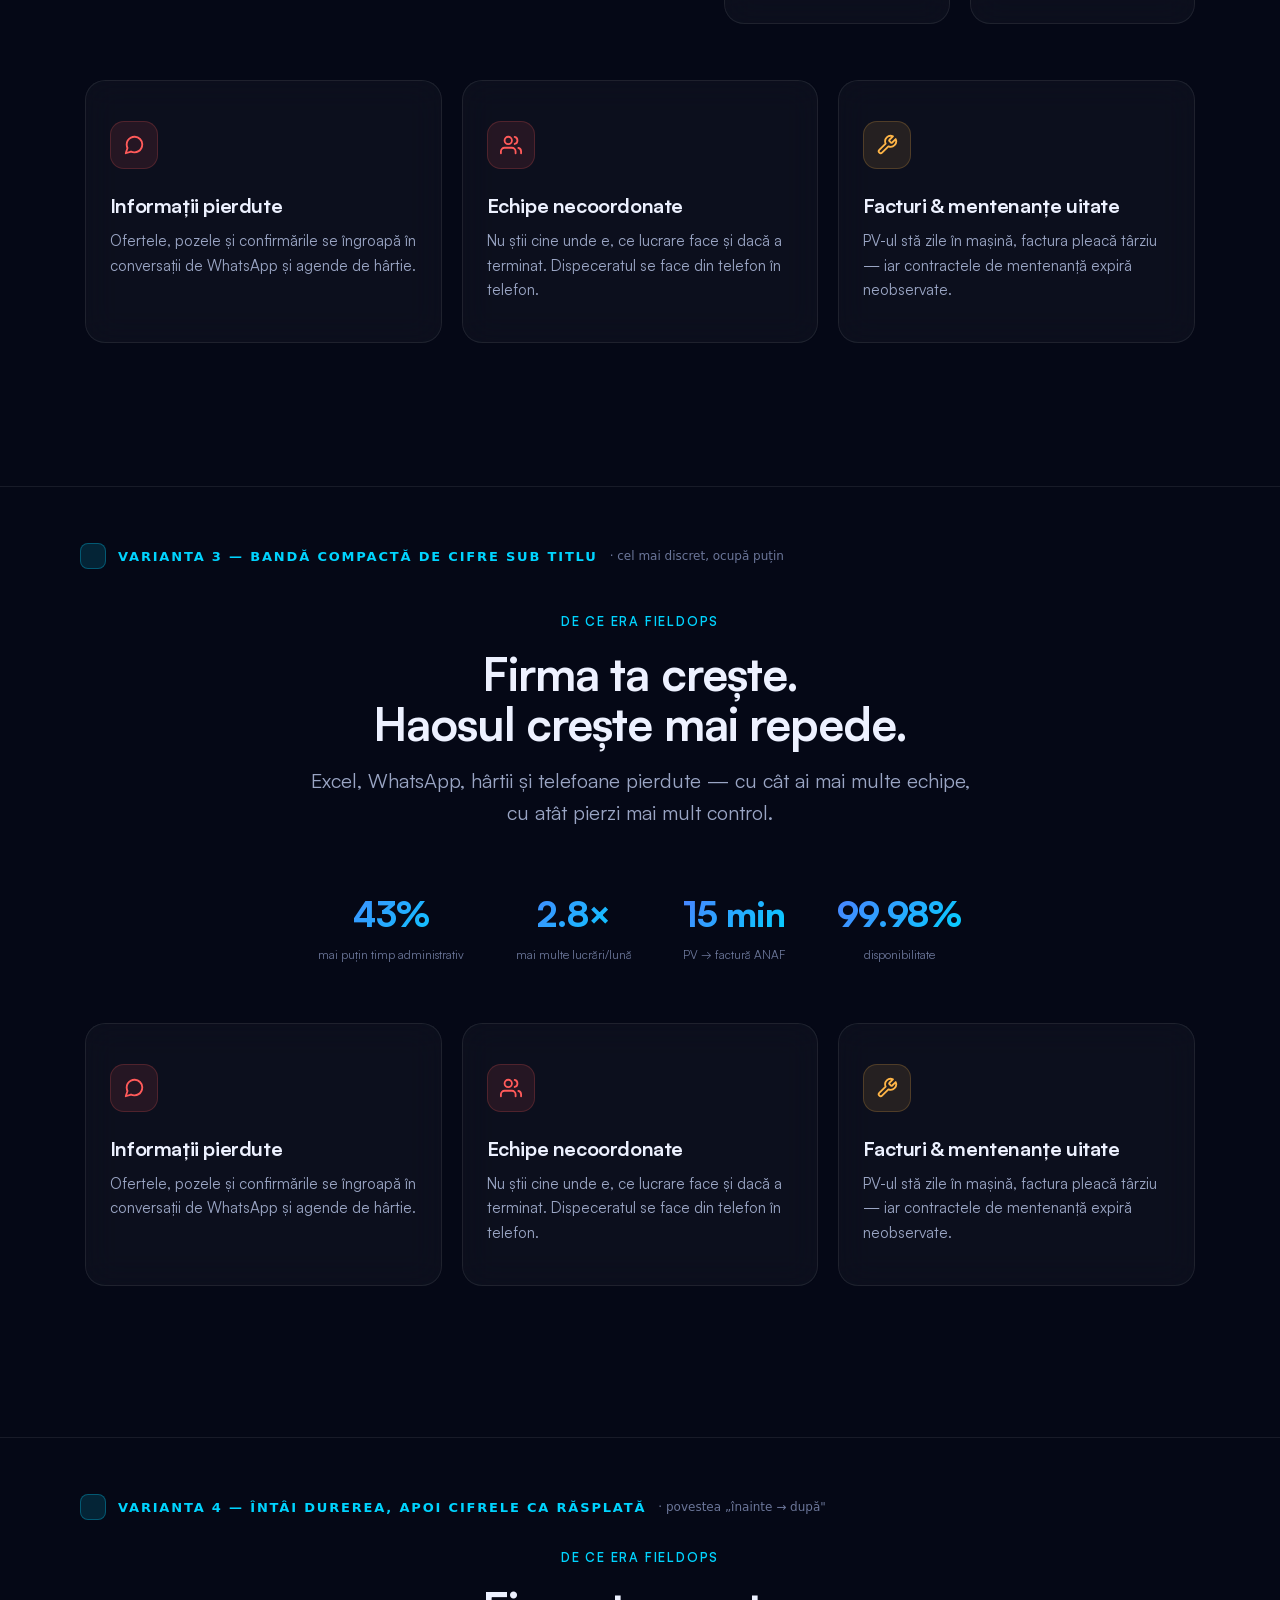
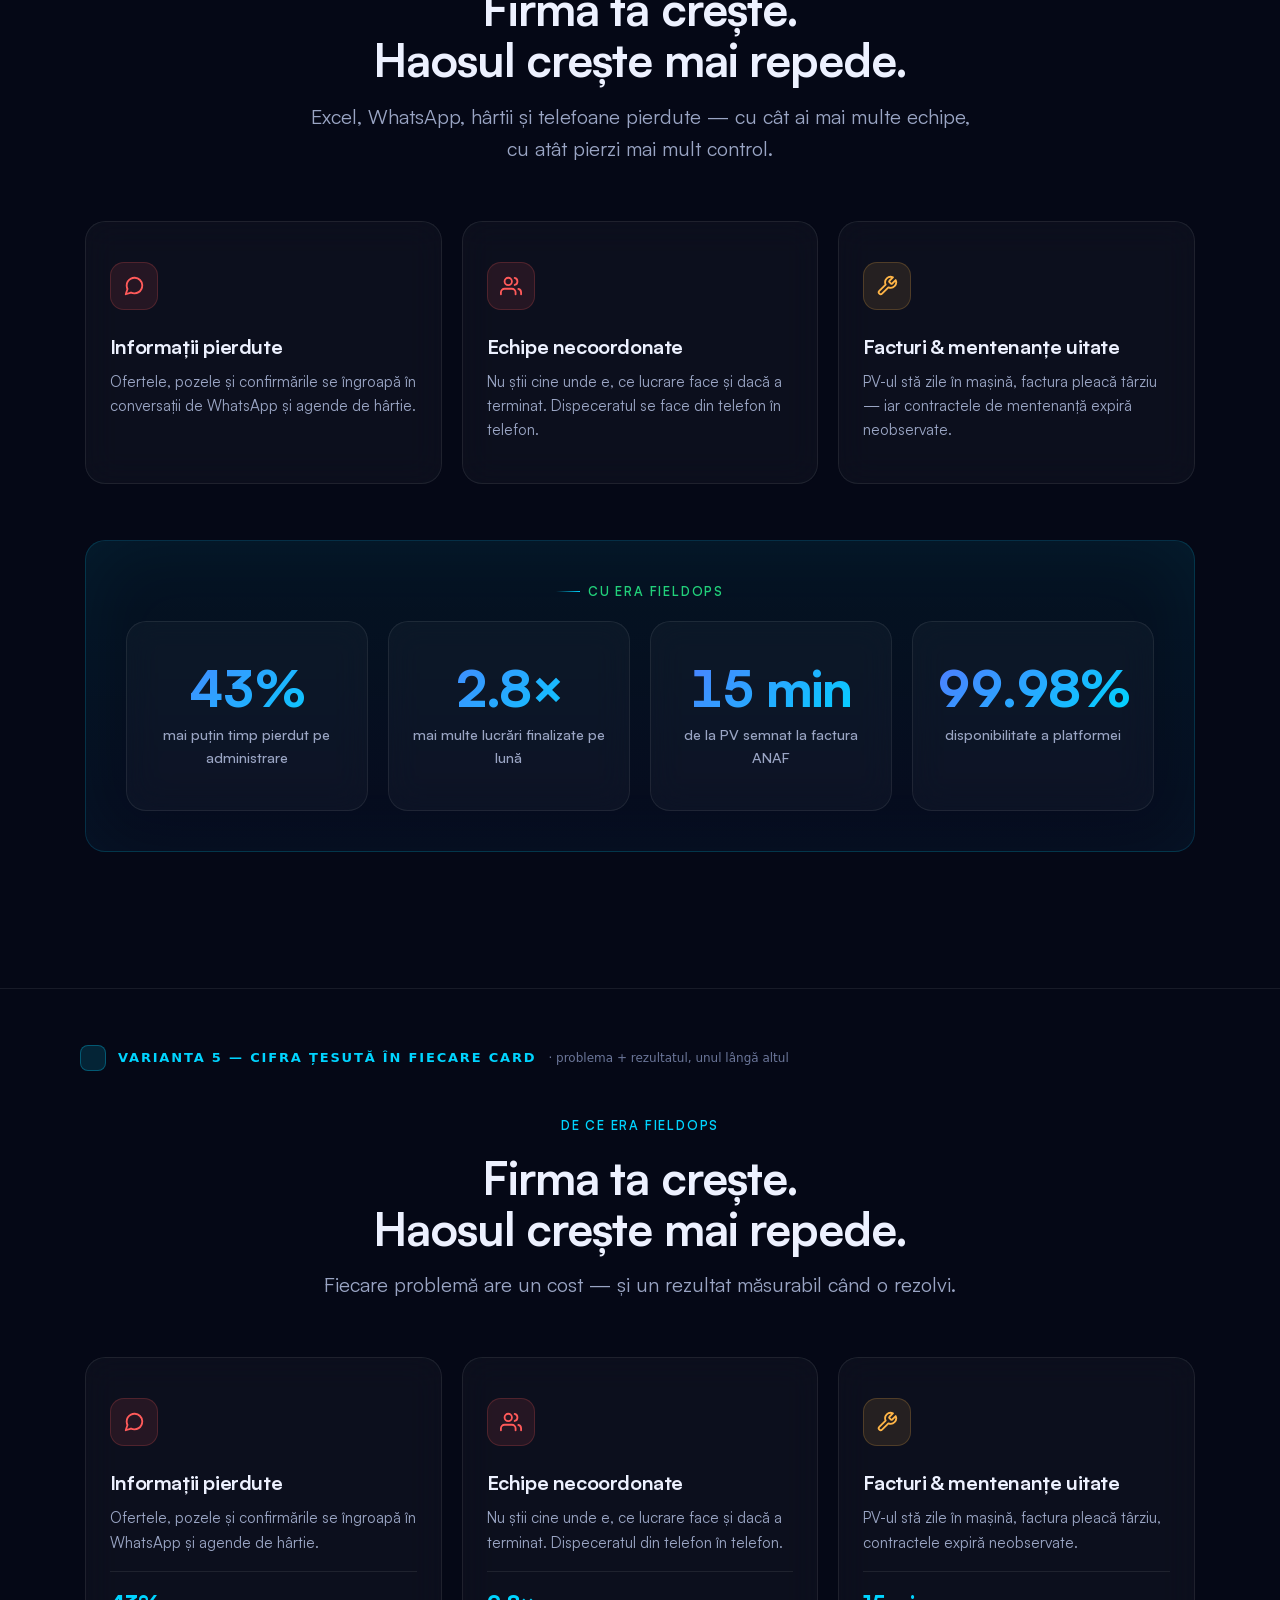
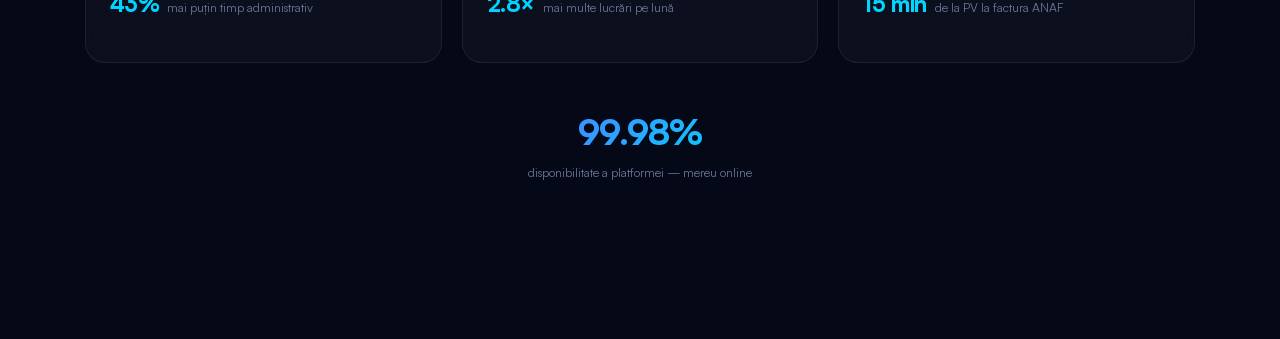
<file: _prototypes/stats-problem-combos.html>
<!DOCTYPE html>
<html lang="ro">
<head>
<meta charset="UTF-8">
<meta name="viewport" content="width=device-width, initial-scale=1.0">
<title>PROTOTIP — statistici + problemă, 5 variante</title>
<link rel="stylesheet" href="../assets/css/style.css">
<style>
  body { overflow-x: hidden; }
  .proto-banner {
    position: fixed; top: 0; left: 0; right: 0; z-index: 200;
    background: #FFB547; color: #211500; font: 700 13px system-ui, sans-serif;
    text-align: center; padding: 6px 0;
  }
  .variant-label {
    max-width: 1200px; margin: 0 auto; padding: 0 clamp(20px, 4vw, 40px);
    display: flex; align-items: center; gap: 12px;
    font: 700 13px system-ui, sans-serif; letter-spacing: 0.14em; text-transform: uppercase; color: var(--ai);
  }
  .variant-label::before { content: ""; width: 26px; height: 26px; border-radius: 8px; background: rgba(0,212,255,0.14); border: 1px solid rgba(0,212,255,0.3); display: grid; place-items: center; }
  .variant-label span.n { color: var(--text-3); font-size: 12px; letter-spacing: 0; text-transform: none; font-weight: 500; }
  .variant { border-top: 1px solid var(--border); padding: var(--space-5) 0; }
  .variant:first-of-type { border-top: none; }

  /* helpers shared by some variants */
  .stat-strip { display: flex; flex-wrap: wrap; justify-content: center; gap: clamp(20px, 4vw, 56px); }
  .stat-strip .si { text-align: center; }
  .stat-strip .si b { display: block; font-size: clamp(1.6rem, 3vw, 2.2rem); font-weight: 800; background: var(--grad-ai); -webkit-background-clip: text; background-clip: text; color: transparent; letter-spacing: -0.02em; }
  .stat-strip .si span { font-size: 0.74rem; color: var(--text-3); }
  .stat-divider { display: flex; align-items: center; gap: 14px; max-width: 1200px; margin: var(--space-4) auto; padding: 0 clamp(20px,4vw,40px); }
  .stat-divider .ln { flex: 1; height: 1px; background: linear-gradient(90deg, transparent, var(--border), transparent); }
  .stat-divider .tx { font-size: 0.78rem; font-weight: 600; letter-spacing: 0.12em; text-transform: uppercase; color: var(--text-3); }

  .split-grid { display: grid; grid-template-columns: 1.1fr 0.9fr; gap: clamp(32px, 5vw, 64px); align-items: center; }
  .split-grid .stats-grid { grid-template-columns: 1fr 1fr; }
  @media (max-width: 860px) { .split-grid { grid-template-columns: 1fr; } }

  .payoff-band { position: relative; border-radius: var(--radius); padding: clamp(28px, 4vw, 40px); background: linear-gradient(180deg, rgba(0,212,255,0.06), rgba(79,125,255,0.03)); border: 1px solid rgba(0,212,255,0.18); box-shadow: inset 0 0 80px rgba(0,212,255,0.05); }
  .payoff-band .pb-eyebrow { text-align: center; color: var(--success); }

  .woven-card .wv-stat { margin-top: 16px; padding-top: 14px; border-top: 1px solid var(--border); display: flex; align-items: baseline; gap: 8px; }
  .woven-card .wv-stat b { font-size: 1.4rem; font-weight: 800; color: var(--ai); letter-spacing: -0.02em; }
  .woven-card .wv-stat span { font-size: 0.76rem; color: var(--text-3); }
</style>
</head>
<body class="loaded">

<div class="proto-banner">PROTOTIP — 5 variante de combinare (statistici + problemă). Nu e legat de site-ul live.</div>

<svg width="0" height="0" style="position:absolute" aria-hidden="true">
  <defs>
    <symbol id="i-msg" viewBox="0 0 24 24" fill="none" stroke="currentColor" stroke-width="2" stroke-linecap="round" stroke-linejoin="round"><path d="M21 11.5a8.38 8.38 0 0 1-.9 3.8 8.5 8.5 0 0 1-7.6 4.7 8.38 8.38 0 0 1-3.8-.9L3 21l1.9-5.7a8.38 8.38 0 0 1-.9-3.8 8.5 8.5 0 0 1 4.7-7.6 8.38 8.38 0 0 1 3.8-.9h.5a8.48 8.48 0 0 1 8 8z"/></symbol>
    <symbol id="i-users" viewBox="0 0 24 24" fill="none" stroke="currentColor" stroke-width="2" stroke-linecap="round" stroke-linejoin="round"><path d="M17 21v-2a4 4 0 0 0-4-4H5a4 4 0 0 0-4 4v2"/><circle cx="9" cy="7" r="4"/><path d="M23 21v-2a4 4 0 0 0-3-3.87"/><path d="M16 3.13a4 4 0 0 1 0 7.75"/></symbol>
    <symbol id="i-wrench" viewBox="0 0 24 24" fill="none" stroke="currentColor" stroke-width="2" stroke-linecap="round" stroke-linejoin="round"><path d="M14.7 6.3a1 1 0 0 0 0 1.4l1.6 1.6a1 1 0 0 0 1.4 0l3.77-3.77a6 6 0 0 1-7.94 7.94l-6.91 6.91a2.12 2.12 0 0 1-3-3l6.91-6.91a6 6 0 0 1 7.94-7.94l-3.76 3.76z"/></symbol>
    <symbol id="i-check" viewBox="0 0 24 24" fill="none" stroke="currentColor" stroke-width="2" stroke-linecap="round" stroke-linejoin="round"><polyline points="20 6 9 17 4 12"/></symbol>
    <symbol id="i-arrow" viewBox="0 0 24 24" fill="none" stroke="currentColor" stroke-width="2" stroke-linecap="round" stroke-linejoin="round"><line x1="5" y1="12" x2="19" y2="12"/><polyline points="12 5 19 12 12 19"/></symbol>
  </defs>
</svg>

<main style="padding-top: 40px;">

<!-- ============ VARIANTA 1 — stats deasupra (ca acum, dar cu o linie de legătură) ============ -->
<div class="variant">
  <div class="variant-label">Varianta 1 — Statistici sus, apoi problema <span class="n">· ca acum, dar cu o punte între ele</span></div>
  <section class="section" style="padding-top: var(--space-3)">
    <div class="container">
      <div class="stats-grid" style="margin-bottom: var(--space-3)">
        <div class="stat-card"><div class="stat-num">43%</div><div class="stat-label">mai puțin timp pierdut pe administrare</div></div>
        <div class="stat-card"><div class="stat-num">2.8×</div><div class="stat-label">mai multe lucrări finalizate pe lună</div></div>
        <div class="stat-card"><div class="stat-num">15 min</div><div class="stat-label">de la PV semnat la factura trimisă la ANAF</div></div>
        <div class="stat-card"><div class="stat-num">99.98%</div><div class="stat-label">disponibilitate a platformei</div></div>
      </div>
    </div>
    <div class="stat-divider"><span class="ln"></span><span class="tx">Cifrele astea nu vin din întâmplare</span><span class="ln"></span></div>
    <div class="container">
      <div class="section-head center">
        <span class="eyebrow">De ce ERA FieldOPS</span>
        <h2>Firma ta crește.<br>Haosul crește mai repede.</h2>
        <p class="lead">Excel, WhatsApp, hârtii și telefoane pierdute — cu cât ai mai multe echipe, cu atât pierzi mai mult control.</p>
      </div>
      <div class="grid-3">
        <div class="card tone-error"><span class="card-icon"><svg aria-hidden="true"><use href="#i-msg"/></svg></span><h3>Informații pierdute</h3><p>Ofertele, pozele și confirmările se îngroapă în conversații de WhatsApp și agende de hârtie.</p></div>
        <div class="card tone-error"><span class="card-icon"><svg aria-hidden="true"><use href="#i-users"/></svg></span><h3>Echipe necoordonate</h3><p>Nu știi cine unde e, ce lucrare face și dacă a terminat. Dispeceratul se face din telefon în telefon.</p></div>
        <div class="card tone-warning"><span class="card-icon"><svg aria-hidden="true"><use href="#i-wrench"/></svg></span><h3>Facturi &amp; mentenanțe uitate</h3><p>PV-ul stă zile în mașină, factura pleacă târziu — iar contractele de mentenanță expiră neobservate.</p></div>
      </div>
    </div>
  </section>
</div>

<!-- ============ VARIANTA 2 — split: titlu stânga, stats dreapta ============ -->
<div class="variant">
  <div class="variant-label">Varianta 2 — Titlu în stânga, statistici în dreapta <span class="n">· problema dedesubt</span></div>
  <section class="section" style="padding-top: var(--space-3)">
    <div class="container split-grid">
      <div>
        <span class="eyebrow">De ce ERA FieldOPS</span>
        <h2>Firma ta crește.<br>Haosul crește mai repede.</h2>
        <p class="lead">Excel, WhatsApp, hârtii și telefoane pierdute — cu cât ai mai multe echipe, cu atât pierzi mai mult control.</p>
      </div>
      <div class="stats-grid">
        <div class="stat-card"><div class="stat-num">43%</div><div class="stat-label">mai puțin timp pe administrare</div></div>
        <div class="stat-card"><div class="stat-num">2.8×</div><div class="stat-label">mai multe lucrări/lună</div></div>
        <div class="stat-card"><div class="stat-num">15 min</div><div class="stat-label">de la PV la factura ANAF</div></div>
        <div class="stat-card"><div class="stat-num">99.98%</div><div class="stat-label">disponibilitate</div></div>
      </div>
    </div>
    <div class="container" style="margin-top: var(--space-5)">
      <div class="grid-3">
        <div class="card tone-error"><span class="card-icon"><svg aria-hidden="true"><use href="#i-msg"/></svg></span><h3>Informații pierdute</h3><p>Ofertele, pozele și confirmările se îngroapă în conversații de WhatsApp și agende de hârtie.</p></div>
        <div class="card tone-error"><span class="card-icon"><svg aria-hidden="true"><use href="#i-users"/></svg></span><h3>Echipe necoordonate</h3><p>Nu știi cine unde e, ce lucrare face și dacă a terminat. Dispeceratul se face din telefon în telefon.</p></div>
        <div class="card tone-warning"><span class="card-icon"><svg aria-hidden="true"><use href="#i-wrench"/></svg></span><h3>Facturi &amp; mentenanțe uitate</h3><p>PV-ul stă zile în mașină, factura pleacă târziu — iar contractele de mentenanță expiră neobservate.</p></div>
      </div>
    </div>
  </section>
</div>

<!-- ============ VARIANTA 3 — bandă subțire de cifre sub titlu ============ -->
<div class="variant">
  <div class="variant-label">Varianta 3 — Bandă compactă de cifre sub titlu <span class="n">· cel mai discret, ocupă puțin</span></div>
  <section class="section" style="padding-top: var(--space-3)">
    <div class="container">
      <div class="section-head center">
        <span class="eyebrow">De ce ERA FieldOPS</span>
        <h2>Firma ta crește.<br>Haosul crește mai repede.</h2>
        <p class="lead">Excel, WhatsApp, hârtii și telefoane pierdute — cu cât ai mai multe echipe, cu atât pierzi mai mult control.</p>
      </div>
      <div class="stat-strip" style="margin: 0 auto var(--space-5); max-width: 900px;">
        <div class="si"><b>43%</b><span>mai puțin timp administrativ</span></div>
        <div class="si"><b>2.8×</b><span>mai multe lucrări/lună</span></div>
        <div class="si"><b>15 min</b><span>PV → factură ANAF</span></div>
        <div class="si"><b>99.98%</b><span>disponibilitate</span></div>
      </div>
      <div class="grid-3">
        <div class="card tone-error"><span class="card-icon"><svg aria-hidden="true"><use href="#i-msg"/></svg></span><h3>Informații pierdute</h3><p>Ofertele, pozele și confirmările se îngroapă în conversații de WhatsApp și agende de hârtie.</p></div>
        <div class="card tone-error"><span class="card-icon"><svg aria-hidden="true"><use href="#i-users"/></svg></span><h3>Echipe necoordonate</h3><p>Nu știi cine unde e, ce lucrare face și dacă a terminat. Dispeceratul se face din telefon în telefon.</p></div>
        <div class="card tone-warning"><span class="card-icon"><svg aria-hidden="true"><use href="#i-wrench"/></svg></span><h3>Facturi &amp; mentenanțe uitate</h3><p>PV-ul stă zile în mașină, factura pleacă târziu — iar contractele de mentenanță expiră neobservate.</p></div>
      </div>
    </div>
  </section>
</div>

<!-- ============ VARIANTA 4 — problema sus (durerea), stats jos ca răsplată ============ -->
<div class="variant">
  <div class="variant-label">Varianta 4 — Întâi durerea, apoi cifrele ca răsplată <span class="n">· povestea „înainte → după"</span></div>
  <section class="section" style="padding-top: var(--space-3)">
    <div class="container">
      <div class="section-head center">
        <span class="eyebrow">De ce ERA FieldOPS</span>
        <h2>Firma ta crește.<br>Haosul crește mai repede.</h2>
        <p class="lead">Excel, WhatsApp, hârtii și telefoane pierdute — cu cât ai mai multe echipe, cu atât pierzi mai mult control.</p>
      </div>
      <div class="grid-3" style="margin-bottom: var(--space-5)">
        <div class="card tone-error"><span class="card-icon"><svg aria-hidden="true"><use href="#i-msg"/></svg></span><h3>Informații pierdute</h3><p>Ofertele, pozele și confirmările se îngroapă în conversații de WhatsApp și agende de hârtie.</p></div>
        <div class="card tone-error"><span class="card-icon"><svg aria-hidden="true"><use href="#i-users"/></svg></span><h3>Echipe necoordonate</h3><p>Nu știi cine unde e, ce lucrare face și dacă a terminat. Dispeceratul se face din telefon în telefon.</p></div>
        <div class="card tone-warning"><span class="card-icon"><svg aria-hidden="true"><use href="#i-wrench"/></svg></span><h3>Facturi &amp; mentenanțe uitate</h3><p>PV-ul stă zile în mașină, factura pleacă târziu — iar contractele de mentenanță expiră neobservate.</p></div>
      </div>
      <div class="payoff-band">
        <span class="eyebrow pb-eyebrow" style="justify-content:center; display:flex;">Cu ERA FieldOPS</span>
        <div class="stats-grid" style="margin-top: 20px;">
          <div class="stat-card"><div class="stat-num">43%</div><div class="stat-label">mai puțin timp pierdut pe administrare</div></div>
          <div class="stat-card"><div class="stat-num">2.8×</div><div class="stat-label">mai multe lucrări finalizate pe lună</div></div>
          <div class="stat-card"><div class="stat-num">15 min</div><div class="stat-label">de la PV semnat la factura ANAF</div></div>
          <div class="stat-card"><div class="stat-num">99.98%</div><div class="stat-label">disponibilitate a platformei</div></div>
        </div>
      </div>
    </div>
  </section>
</div>

<!-- ============ VARIANTA 5 — o cifră în fiecare card de problemă ============ -->
<div class="variant">
  <div class="variant-label">Varianta 5 — Cifra țesută în fiecare card <span class="n">· problema + rezultatul, unul lângă altul</span></div>
  <section class="section" style="padding-top: var(--space-3)">
    <div class="container">
      <div class="section-head center">
        <span class="eyebrow">De ce ERA FieldOPS</span>
        <h2>Firma ta crește.<br>Haosul crește mai repede.</h2>
        <p class="lead">Fiecare problemă are un cost — și un rezultat măsurabil când o rezolvi.</p>
      </div>
      <div class="grid-3">
        <div class="card woven-card tone-error"><span class="card-icon"><svg aria-hidden="true"><use href="#i-msg"/></svg></span><h3>Informații pierdute</h3><p>Ofertele, pozele și confirmările se îngroapă în WhatsApp și agende de hârtie.</p><div class="wv-stat"><b>43%</b><span>mai puțin timp administrativ</span></div></div>
        <div class="card woven-card tone-error"><span class="card-icon"><svg aria-hidden="true"><use href="#i-users"/></svg></span><h3>Echipe necoordonate</h3><p>Nu știi cine unde e, ce lucrare face și dacă a terminat. Dispeceratul din telefon în telefon.</p><div class="wv-stat"><b>2.8×</b><span>mai multe lucrări pe lună</span></div></div>
        <div class="card woven-card tone-warning"><span class="card-icon"><svg aria-hidden="true"><use href="#i-wrench"/></svg></span><h3>Facturi &amp; mentenanțe uitate</h3><p>PV-ul stă zile în mașină, factura pleacă târziu, contractele expiră neobservate.</p><div class="wv-stat"><b>15 min</b><span>de la PV la factura ANAF</span></div></div>
      </div>
      <div class="stat-strip" style="margin-top: var(--space-4);">
        <div class="si"><b>99.98%</b><span>disponibilitate a platformei — mereu online</span></div>
      </div>
    </div>
  </section>
</div>

</main>
</body>
</html>
</file>
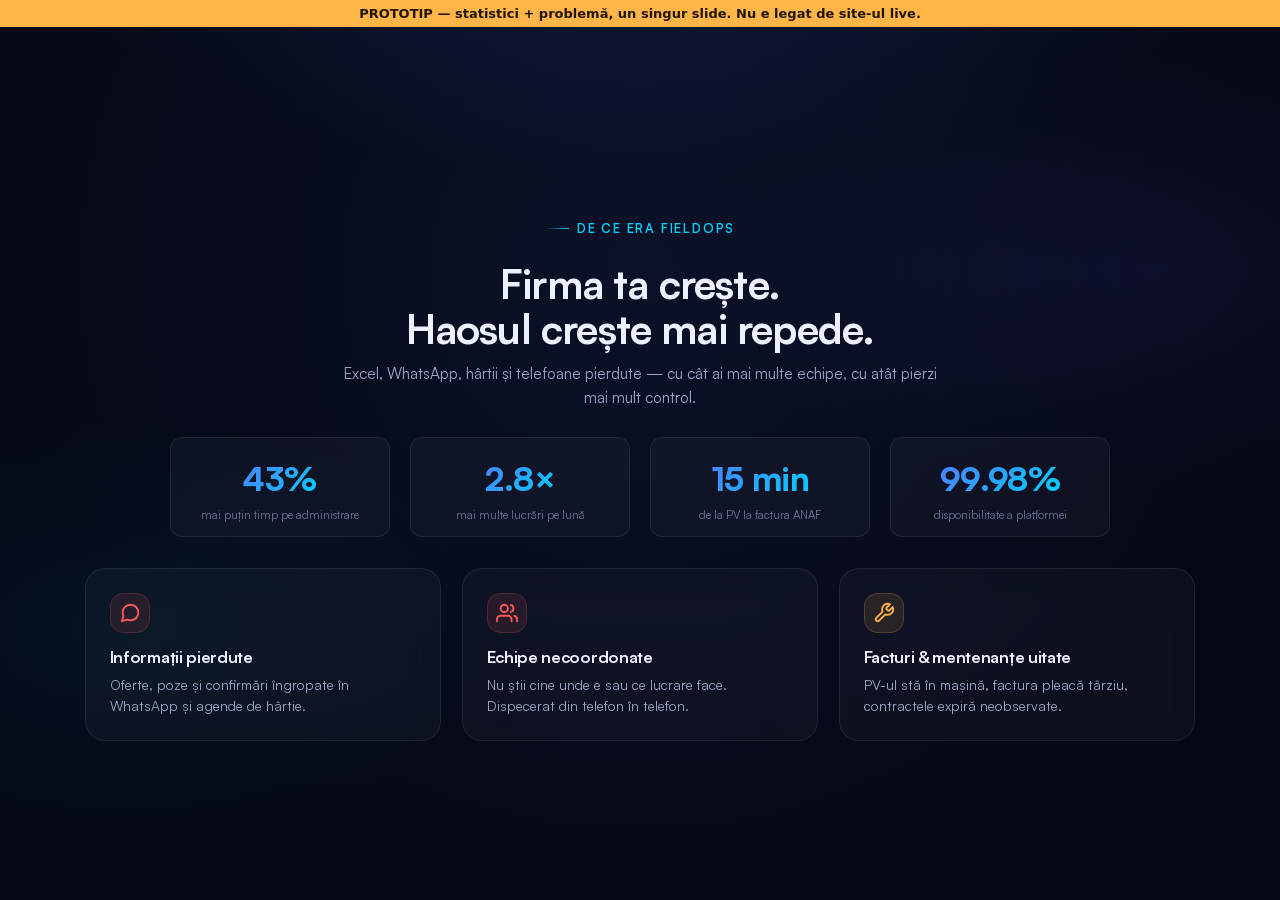
<file: _prototypes/stats-problem-oneslide.html>
<!DOCTYPE html>
<html lang="ro">
<head>
<meta charset="UTF-8">
<meta name="viewport" content="width=device-width, initial-scale=1.0">
<title>PROTOTIP — statistici + problemă pe un singur slide</title>
<link rel="stylesheet" href="../assets/css/style.css">
<style>
  body { overflow-x: hidden; }
  .proto-banner {
    position: fixed; top: 0; left: 0; right: 0; z-index: 200;
    background: #FFB547; color: #211500; font: 700 13px system-ui, sans-serif;
    text-align: center; padding: 6px 0;
  }

  /* one full-screen slide, vertically centered, nothing cut off */
  .oneslide {
    min-height: calc(100vh - 12px);
    display: flex; flex-direction: column; justify-content: center;
    padding: calc(var(--nav-h) + 24px) 0 32px;
  }
  .os-head { text-align: center; margin-bottom: clamp(18px, 3vh, 30px); }
  .os-head h2 { font-size: clamp(1.7rem, 3.2vw, 2.7rem); line-height: 1.08; margin: 8px 0 10px; }
  .os-head .lead { max-width: 620px; margin: 0 auto; font-size: clamp(0.92rem, 1.2vw, 1.05rem); }

  /* compact inline stat strip */
  .os-stats {
    display: flex; flex-wrap: wrap; justify-content: center; align-items: stretch;
    gap: clamp(10px, 1.6vw, 20px);
    max-width: 940px; margin: 0 auto clamp(20px, 3.4vh, 36px);
  }
  .os-stat {
    flex: 1 1 160px; min-width: 140px;
    display: flex; flex-direction: column; align-items: center; gap: 2px;
    padding: clamp(10px, 1.6vh, 16px) 12px;
    border: 1px solid var(--border); border-radius: var(--radius-sm);
    background: var(--surface);
  }
  .os-stat b { font-size: clamp(1.5rem, 2.6vw, 2.1rem); font-weight: 800; letter-spacing: -0.02em; background: var(--grad-ai); -webkit-background-clip: text; background-clip: text; color: transparent; }
  .os-stat span { font-size: 0.72rem; line-height: 1.25; color: var(--text-3); text-align: center; }

  /* problem cards — condensed */
  .os-cards { display: grid; grid-template-columns: repeat(3, 1fr); gap: clamp(14px, 1.6vw, 22px); }
  .os-cards .card { padding: clamp(16px, 2vw, 24px); }
  .os-cards .card-icon { width: 40px; height: 40px; margin-bottom: 14px; }
  .os-cards .card h3 { font-size: 1.02rem; margin-bottom: 7px; }
  .os-cards .card p { font-size: 0.86rem; line-height: 1.5; }

  @media (max-width: 820px) {
    .oneslide { min-height: auto; padding: calc(var(--nav-h) + 20px) 0 40px; }
    .os-cards { grid-template-columns: 1fr; }
  }
</style>
</head>
<body class="loaded">

<div class="proto-banner">PROTOTIP — statistici + problemă, un singur slide. Nu e legat de site-ul live.</div>

<svg width="0" height="0" style="position:absolute" aria-hidden="true">
  <defs>
    <symbol id="i-msg" viewBox="0 0 24 24" fill="none" stroke="currentColor" stroke-width="2" stroke-linecap="round" stroke-linejoin="round"><path d="M21 11.5a8.38 8.38 0 0 1-.9 3.8 8.5 8.5 0 0 1-7.6 4.7 8.38 8.38 0 0 1-3.8-.9L3 21l1.9-5.7a8.38 8.38 0 0 1-.9-3.8 8.5 8.5 0 0 1 4.7-7.6 8.38 8.38 0 0 1 3.8-.9h.5a8.48 8.48 0 0 1 8 8z"/></symbol>
    <symbol id="i-users" viewBox="0 0 24 24" fill="none" stroke="currentColor" stroke-width="2" stroke-linecap="round" stroke-linejoin="round"><path d="M17 21v-2a4 4 0 0 0-4-4H5a4 4 0 0 0-4 4v2"/><circle cx="9" cy="7" r="4"/><path d="M23 21v-2a4 4 0 0 0-3-3.87"/><path d="M16 3.13a4 4 0 0 1 0 7.75"/></symbol>
    <symbol id="i-wrench" viewBox="0 0 24 24" fill="none" stroke="currentColor" stroke-width="2" stroke-linecap="round" stroke-linejoin="round"><path d="M14.7 6.3a1 1 0 0 0 0 1.4l1.6 1.6a1 1 0 0 0 1.4 0l3.77-3.77a6 6 0 0 1-7.94 7.94l-6.91 6.91a2.12 2.12 0 0 1-3-3l6.91-6.91a6 6 0 0 1 7.94-7.94l-3.76 3.76z"/></symbol>
  </defs>
</svg>

<main>
<section class="oneslide">
  <div class="container">
    <div class="os-head">
      <span class="eyebrow" style="justify-content:center; display:inline-flex;">De ce ERA FieldOPS</span>
      <h2>Firma ta crește.<br>Haosul crește mai repede.</h2>
      <p class="lead">Excel, WhatsApp, hârtii și telefoane pierdute — cu cât ai mai multe echipe, cu atât pierzi mai mult control.</p>
    </div>

    <div class="os-stats">
      <div class="os-stat"><b>43%</b><span>mai puțin timp pe administrare</span></div>
      <div class="os-stat"><b>2.8×</b><span>mai multe lucrări pe lună</span></div>
      <div class="os-stat"><b>15 min</b><span>de la PV la factura ANAF</span></div>
      <div class="os-stat"><b>99.98%</b><span>disponibilitate a platformei</span></div>
    </div>

    <div class="os-cards">
      <div class="card tone-error"><span class="card-icon"><svg aria-hidden="true"><use href="#i-msg"/></svg></span><h3>Informații pierdute</h3><p>Oferte, poze și confirmări îngropate în WhatsApp și agende de hârtie.</p></div>
      <div class="card tone-error"><span class="card-icon"><svg aria-hidden="true"><use href="#i-users"/></svg></span><h3>Echipe necoordonate</h3><p>Nu știi cine unde e sau ce lucrare face. Dispecerat din telefon în telefon.</p></div>
      <div class="card tone-warning"><span class="card-icon"><svg aria-hidden="true"><use href="#i-wrench"/></svg></span><h3>Facturi &amp; mentenanțe uitate</h3><p>PV-ul stă în mașină, factura pleacă târziu, contractele expiră neobservate.</p></div>
    </div>
  </div>
</section>
</main>
</body>
</html>
</file>
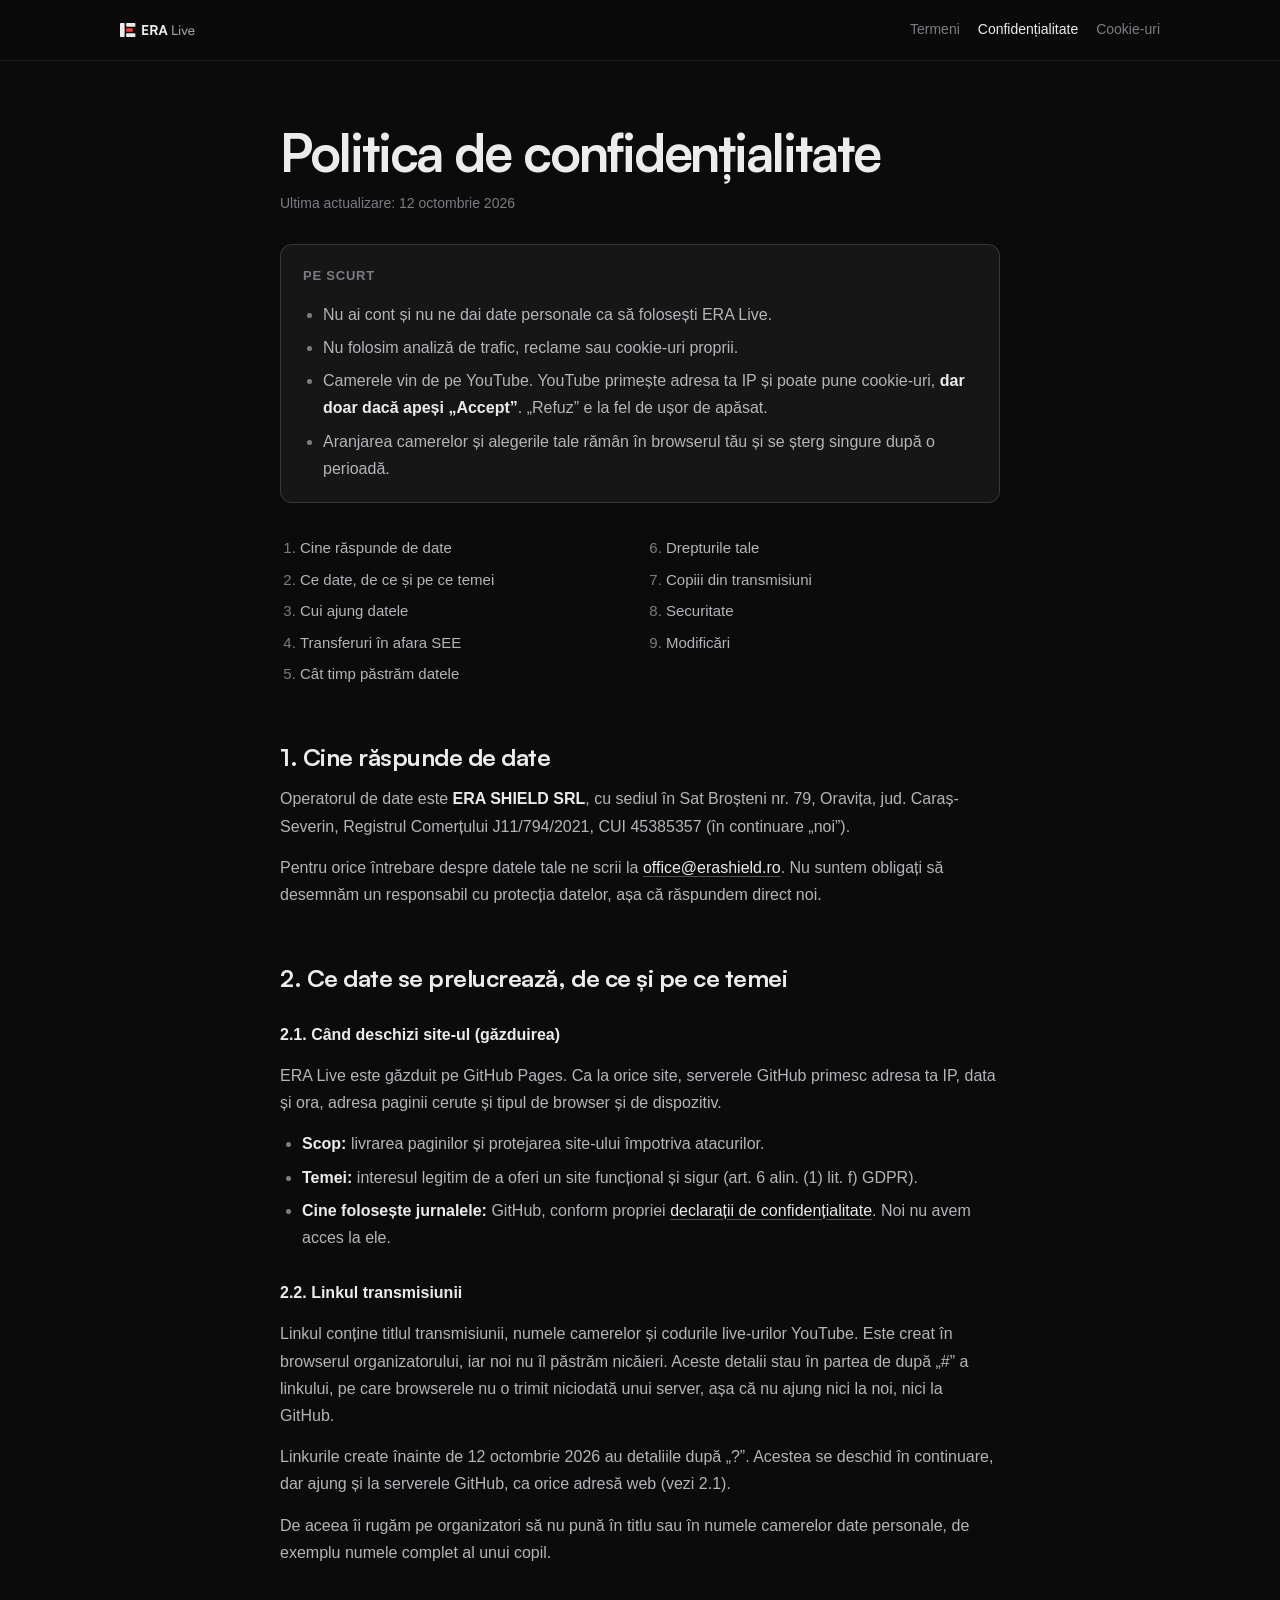
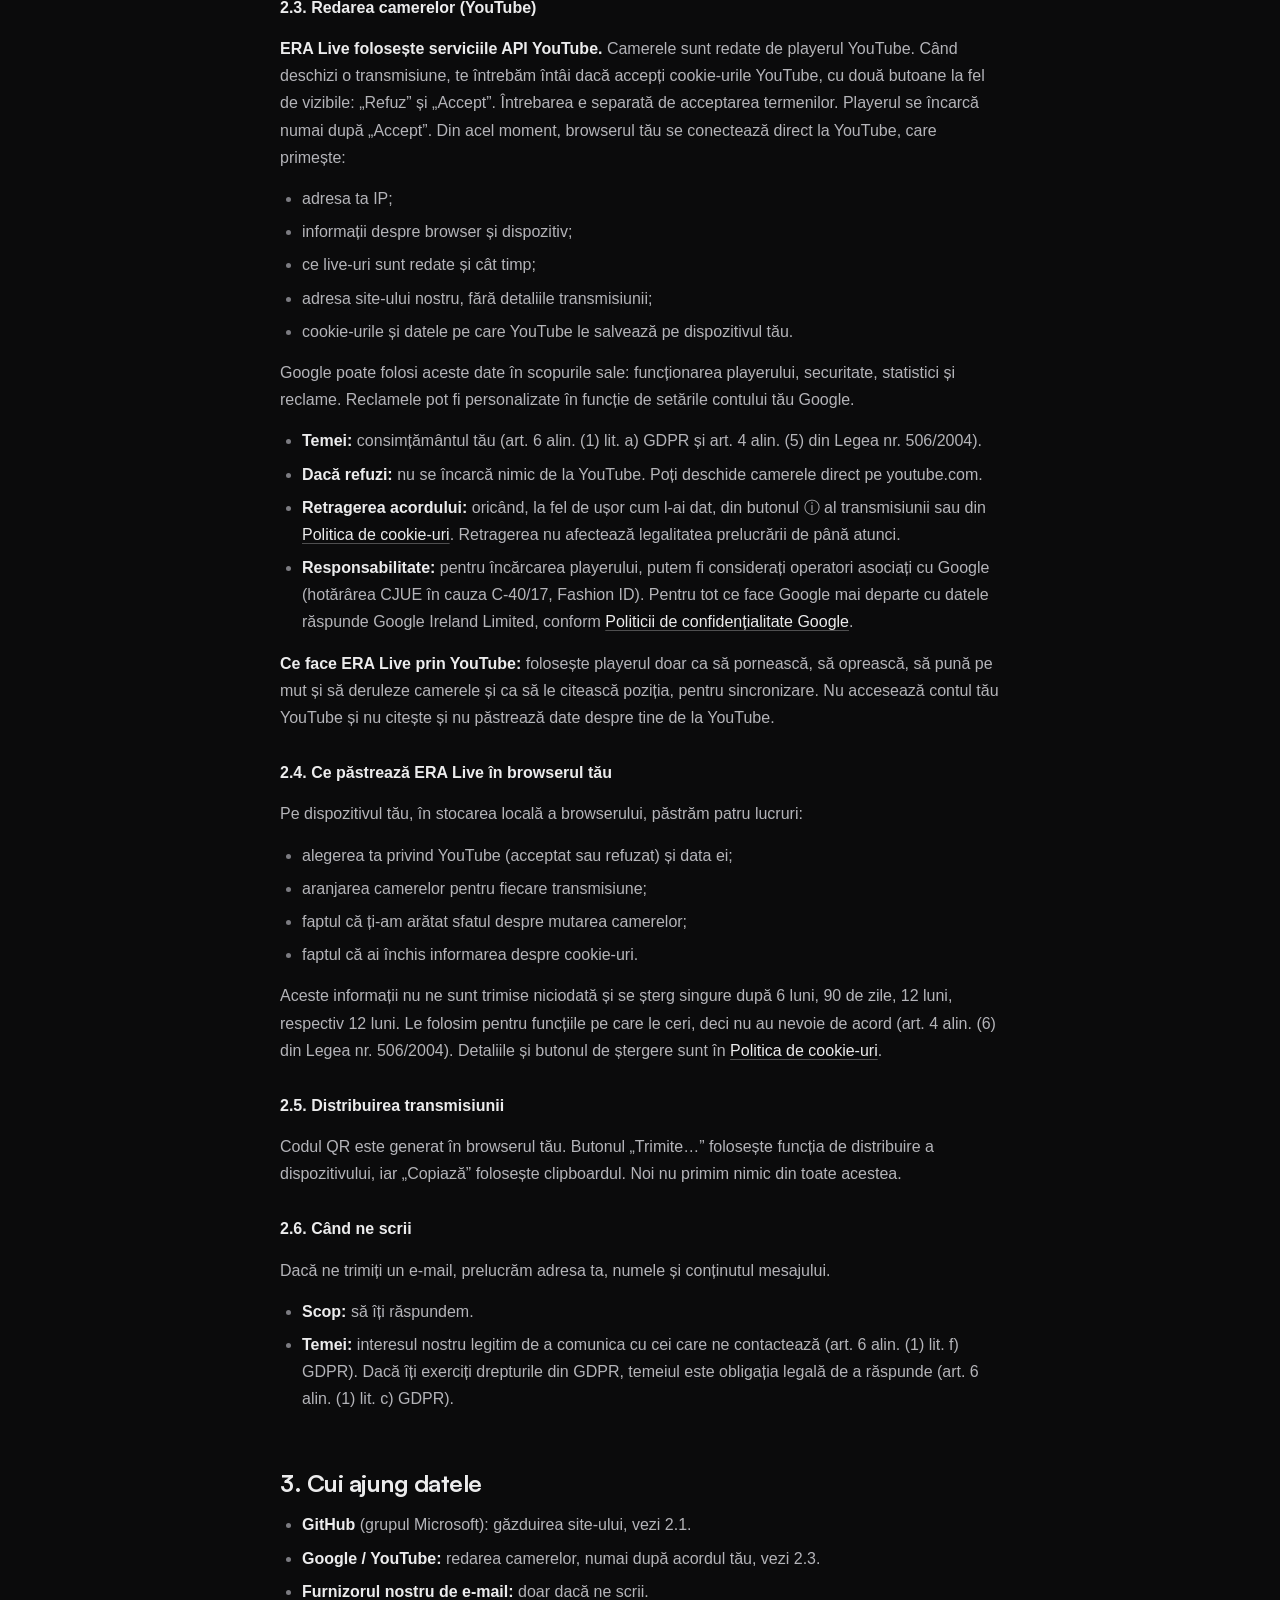
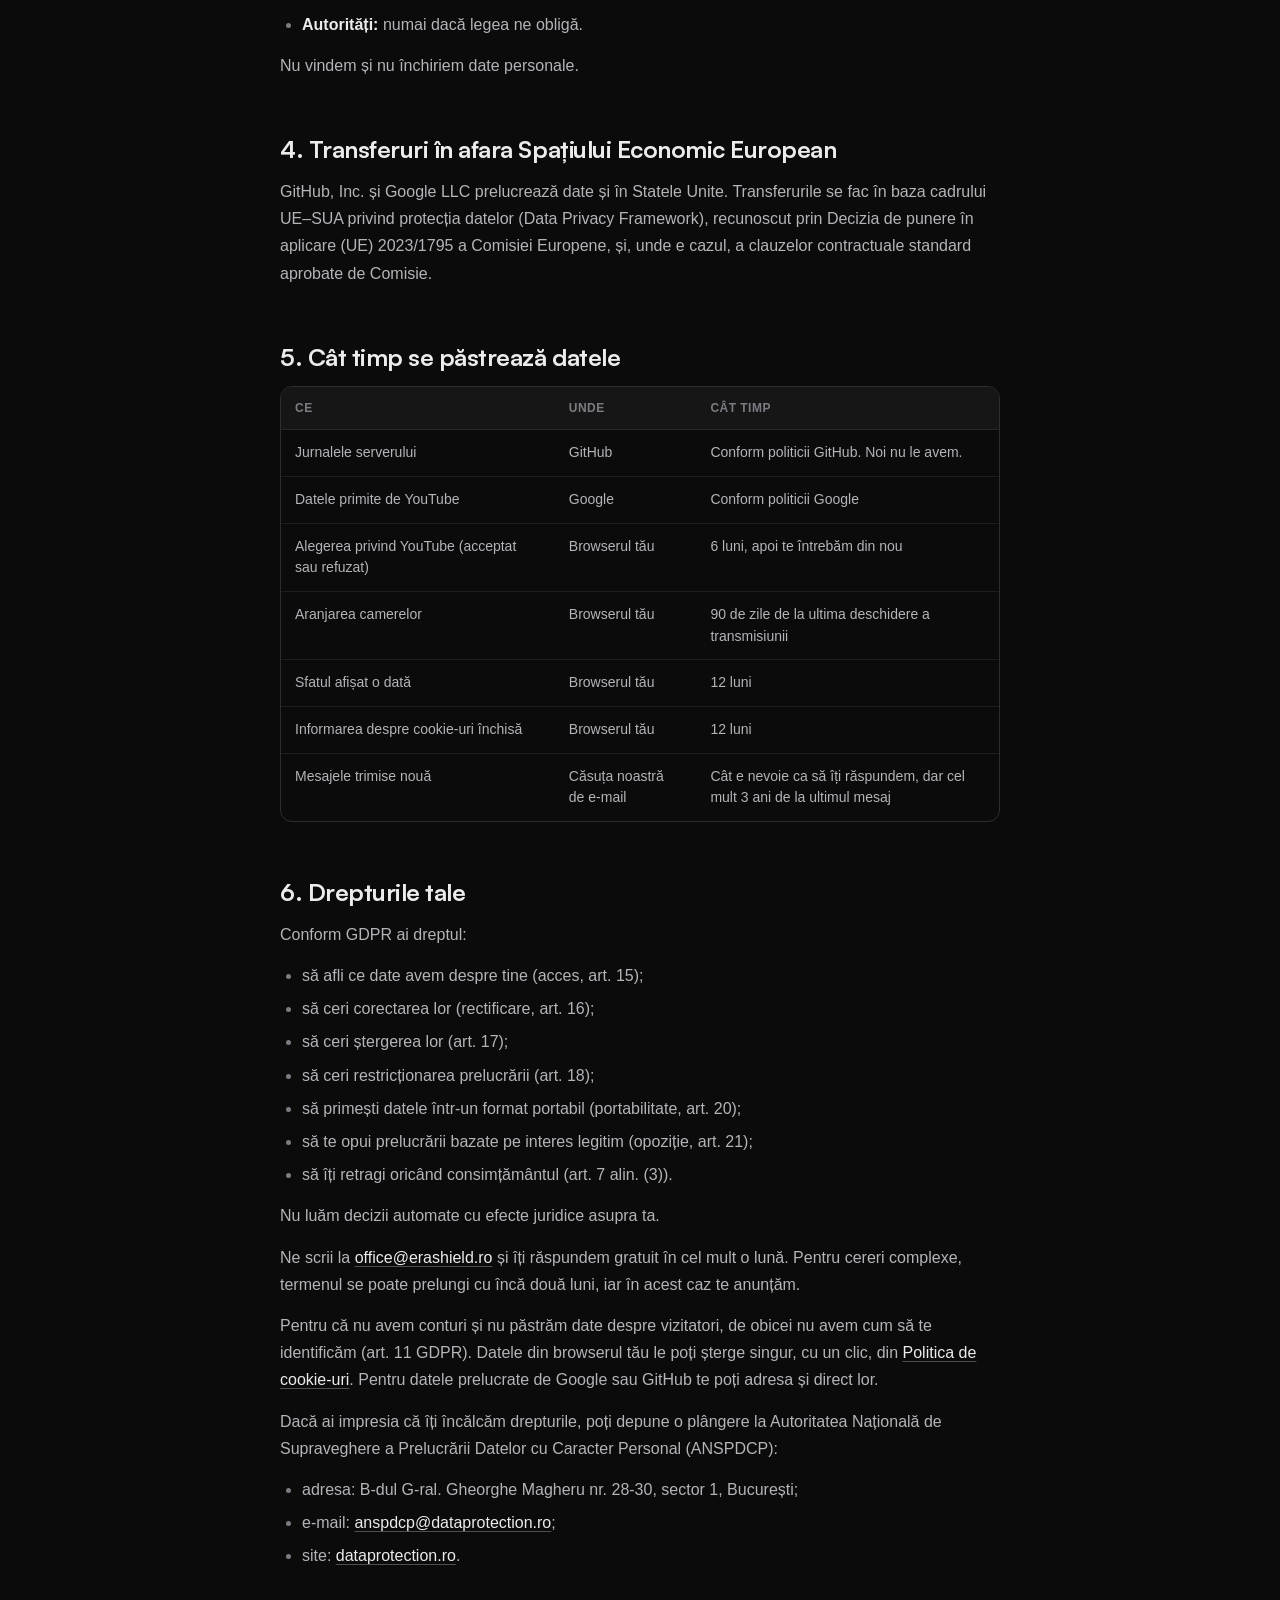
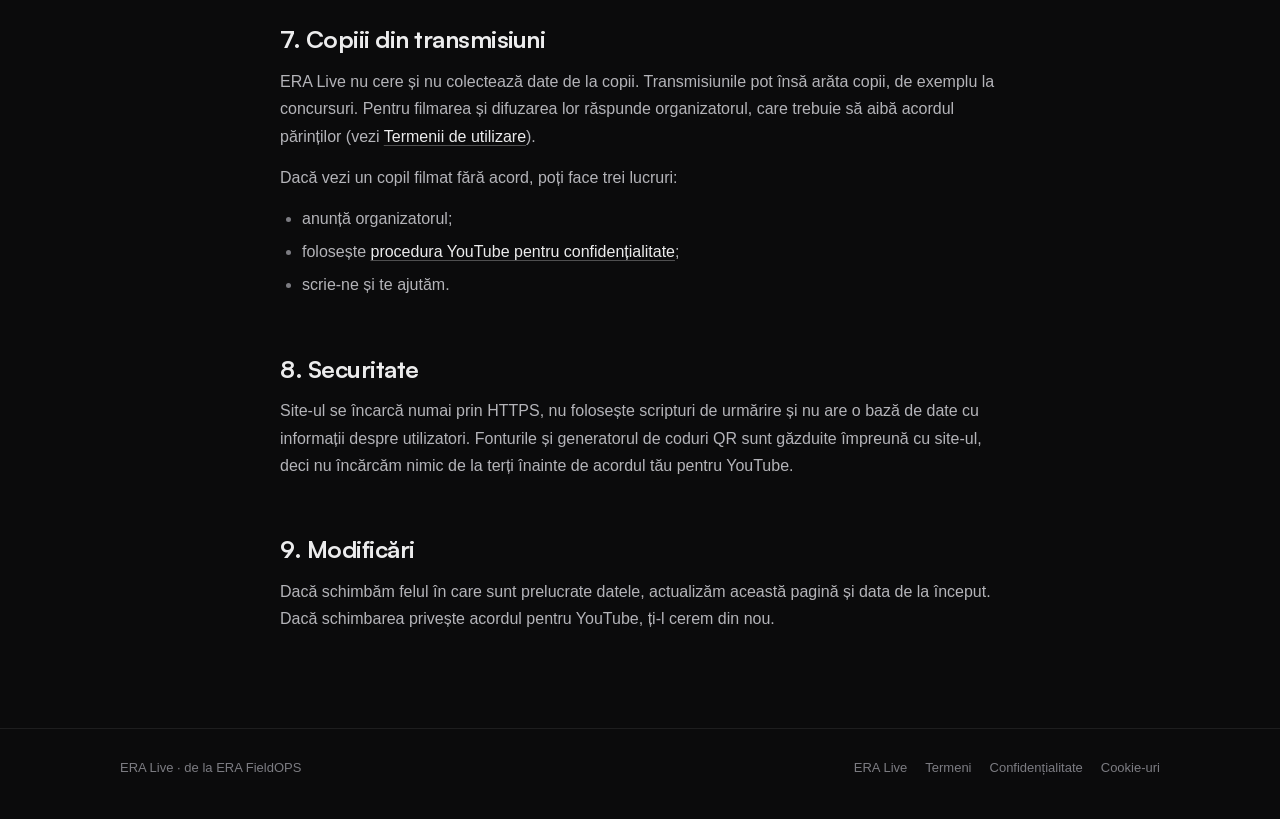
<file: live/confidentialitate.html>
<!DOCTYPE html>
<html lang="ro">
<head>
<meta charset="UTF-8">
<meta http-equiv="Content-Security-Policy" content="default-src 'none'; style-src 'self'; img-src 'self'; font-src 'self'; base-uri 'none'; form-action 'none'; object-src 'none'">
<meta name="referrer" content="strict-origin-when-cross-origin">
<meta name="viewport" content="width=device-width, initial-scale=1, viewport-fit=cover">
<title>Politica de confidențialitate · ERA Live</title>
<meta name="description" content="Ce date se prelucrează când folosești ERA Live, de ce, cine le primește și ce drepturi ai.">
<meta name="robots" content="noindex">
<meta name="theme-color" content="#0b0b0c">
<link rel="icon" type="image/svg+xml" href="logo/era-live-icon.svg">
<link rel="stylesheet" href="legal.css">
</head>
<body>

<header class="top"><div class="in">
  <a class="brand" href="./"><img src="logo/era-live-logo-dark.svg" alt="ERA Live" width="75" height="22"></a>
  <nav aria-label="Documente legale">
    <a href="termeni.html">Termeni</a>
    <a href="confidentialitate.html" aria-current="page">Confidențialitate</a>
    <a href="cookie-uri.html">Cookie-uri</a>
  </nav>
</div></header>

<main class="doc">
  <h1>Politica de confidențialitate</h1>
  <p class="updated">Ultima actualizare: 12 octombrie 2026</p>

  <div class="box first">
    <p class="ttl">Pe scurt</p>
    <ul>
      <li>Nu ai cont și nu ne dai date personale ca să folosești ERA Live.</li>
      <li>Nu folosim analiză de trafic, reclame sau cookie-uri proprii.</li>
      <li>Camerele vin de pe YouTube. YouTube primește adresa ta IP și poate pune cookie-uri, <strong>dar doar dacă apeși „Accept”</strong>. „Refuz” e la fel de ușor de apăsat.</li>
      <li>Aranjarea camerelor și alegerile tale rămân în browserul tău și se șterg singure după o perioadă.</li>
    </ul>
  </div>

  <nav class="toc" aria-label="Cuprins"><ol>
    <li><a href="#operator">Cine răspunde de date</a></li>
    <li><a href="#date">Ce date, de ce și pe ce temei</a></li>
    <li><a href="#destinatari">Cui ajung datele</a></li>
    <li><a href="#transferuri">Transferuri în afara SEE</a></li>
    <li><a href="#durata">Cât timp păstrăm datele</a></li>
    <li><a href="#drepturi">Drepturile tale</a></li>
    <li><a href="#copii">Copiii din transmisiuni</a></li>
    <li><a href="#securitate">Securitate</a></li>
    <li><a href="#modificari">Modificări</a></li>
  </ol></nav>

  <h2 id="operator">1. Cine răspunde de date</h2>
  <p>Operatorul de date este <strong>ERA SHIELD SRL</strong>, cu sediul în Sat Broșteni nr. 79, Oravița, jud. Caraș-Severin, Registrul Comerțului J11/794/2021, CUI 45385357 (în continuare „noi”).</p>
  <p>Pentru orice întrebare despre datele tale ne scrii la <a href="mailto:office@erashield.ro">office@erashield.ro</a>. Nu suntem obligați să desemnăm un responsabil cu protecția datelor, așa că răspundem direct noi.</p>

  <h2 id="date">2. Ce date se prelucrează, de ce și pe ce temei</h2>

  <h3>2.1. Când deschizi site-ul (găzduirea)</h3>
  <p>ERA Live este găzduit pe GitHub Pages. Ca la orice site, serverele GitHub primesc adresa ta IP, data și ora, adresa paginii cerute și tipul de browser și de dispozitiv.</p>
  <ul>
    <li><strong>Scop:</strong> livrarea paginilor și protejarea site-ului împotriva atacurilor.</li>
    <li><strong>Temei:</strong> interesul legitim de a oferi un site funcțional și sigur (art. 6 alin. (1) lit. f) GDPR).</li>
    <li><strong>Cine folosește jurnalele:</strong> GitHub, conform propriei <a href="https://docs.github.com/site-policy/privacy-policies/github-general-privacy-statement" target="_blank" rel="noopener noreferrer">declarații de confidențialitate</a>. Noi nu avem acces la ele.</li>
  </ul>

  <h3>2.2. Linkul transmisiunii</h3>
  <p>Linkul conține titlul transmisiunii, numele camerelor și codurile live-urilor YouTube. Este creat în browserul organizatorului, iar noi nu îl păstrăm nicăieri. Aceste detalii stau în partea de după „#” a linkului, pe care browserele nu o trimit niciodată unui server, așa că nu ajung nici la noi, nici la GitHub.</p>
  <p>Linkurile create înainte de 12 octombrie 2026 au detaliile după „?”. Acestea se deschid în continuare, dar ajung și la serverele GitHub, ca orice adresă web (vezi 2.1).</p>
  <p>De aceea îi rugăm pe organizatori să nu pună în titlu sau în numele camerelor date personale, de exemplu numele complet al unui copil.</p>

  <h3>2.3. Redarea camerelor (YouTube)</h3>
  <p><strong>ERA Live folosește serviciile API YouTube.</strong> Camerele sunt redate de playerul YouTube. Când deschizi o transmisiune, te întrebăm întâi dacă accepți cookie-urile YouTube, cu două butoane la fel de vizibile: „Refuz” și „Accept”. Întrebarea e separată de acceptarea termenilor. Playerul se încarcă numai după „Accept”. Din acel moment, browserul tău se conectează direct la YouTube, care primește:</p>
  <ul>
    <li>adresa ta IP;</li>
    <li>informații despre browser și dispozitiv;</li>
    <li>ce live-uri sunt redate și cât timp;</li>
    <li>adresa site-ului nostru, fără detaliile transmisiunii;</li>
    <li>cookie-urile și datele pe care YouTube le salvează pe dispozitivul tău.</li>
  </ul>
  <p>Google poate folosi aceste date în scopurile sale: funcționarea playerului, securitate, statistici și reclame. Reclamele pot fi personalizate în funcție de setările contului tău Google.</p>
  <ul>
    <li><strong>Temei:</strong> consimțământul tău (art. 6 alin. (1) lit. a) GDPR și art. 4 alin. (5) din Legea nr. 506/2004).</li>
    <li><strong>Dacă refuzi:</strong> nu se încarcă nimic de la YouTube. Poți deschide camerele direct pe youtube.com.</li>
    <li><strong>Retragerea acordului:</strong> oricând, la fel de ușor cum l-ai dat, din butonul ⓘ al transmisiunii sau din <a href="cookie-uri.html#acord">Politica de cookie-uri</a>. Retragerea nu afectează legalitatea prelucrării de până atunci.</li>
    <li><strong>Responsabilitate:</strong> pentru încărcarea playerului, putem fi considerați operatori asociați cu Google (hotărârea CJUE în cauza C-40/17, Fashion ID). Pentru tot ce face Google mai departe cu datele răspunde Google Ireland Limited, conform <a href="https://policies.google.com/privacy" target="_blank" rel="noopener noreferrer">Politicii de confidențialitate Google</a>.</li>
  </ul>
  <p><strong>Ce face ERA Live prin YouTube:</strong> folosește playerul doar ca să pornească, să oprească, să pună pe mut și să deruleze camerele și ca să le citească poziția, pentru sincronizare. Nu accesează contul tău YouTube și nu citește și nu păstrează date despre tine de la YouTube.</p>

  <h3>2.4. Ce păstrează ERA Live în browserul tău</h3>
  <p>Pe dispozitivul tău, în stocarea locală a browserului, păstrăm patru lucruri:</p>
  <ul>
    <li>alegerea ta privind YouTube (acceptat sau refuzat) și data ei;</li>
    <li>aranjarea camerelor pentru fiecare transmisiune;</li>
    <li>faptul că ți-am arătat sfatul despre mutarea camerelor;</li>
    <li>faptul că ai închis informarea despre cookie-uri.</li>
  </ul>
  <p>Aceste informații nu ne sunt trimise niciodată și se șterg singure după 6 luni, 90 de zile, 12 luni, respectiv 12 luni. Le folosim pentru funcțiile pe care le ceri, deci nu au nevoie de acord (art. 4 alin. (6) din Legea nr. 506/2004). Detaliile și butonul de ștergere sunt în <a href="cookie-uri.html">Politica de cookie-uri</a>.</p>

  <h3>2.5. Distribuirea transmisiunii</h3>
  <p>Codul QR este generat în browserul tău. Butonul „Trimite…” folosește funcția de distribuire a dispozitivului, iar „Copiază” folosește clipboardul. Noi nu primim nimic din toate acestea.</p>

  <h3>2.6. Când ne scrii</h3>
  <p>Dacă ne trimiți un e-mail, prelucrăm adresa ta, numele și conținutul mesajului.</p>
  <ul>
    <li><strong>Scop:</strong> să îți răspundem.</li>
    <li><strong>Temei:</strong> interesul nostru legitim de a comunica cu cei care ne contactează (art. 6 alin. (1) lit. f) GDPR). Dacă îți exerciți drepturile din GDPR, temeiul este obligația legală de a răspunde (art. 6 alin. (1) lit. c) GDPR).</li>
  </ul>

  <h2 id="destinatari">3. Cui ajung datele</h2>
  <ul>
    <li><strong>GitHub</strong> (grupul Microsoft): găzduirea site-ului, vezi 2.1.</li>
    <li><strong>Google / YouTube:</strong> redarea camerelor, numai după acordul tău, vezi 2.3.</li>
    <li><strong>Furnizorul nostru de e-mail:</strong> doar dacă ne scrii.</li>
    <li><strong>Autorități:</strong> numai dacă legea ne obligă.</li>
  </ul>
  <p>Nu vindem și nu închiriem date personale.</p>

  <h2 id="transferuri">4. Transferuri în afara Spațiului Economic European</h2>
  <p>GitHub, Inc. și Google LLC prelucrează date și în Statele Unite. Transferurile se fac în baza cadrului UE–SUA privind protecția datelor (Data Privacy Framework), recunoscut prin Decizia de punere în aplicare (UE) 2023/1795 a Comisiei Europene, și, unde e cazul, a clauzelor contractuale standard aprobate de Comisie.</p>

  <h2 id="durata">5. Cât timp se păstrează datele</h2>
  <div class="tbl"><table>
    <thead><tr><th>Ce</th><th>Unde</th><th>Cât timp</th></tr></thead>
    <tbody>
      <tr><td>Jurnalele serverului</td><td>GitHub</td><td>Conform politicii GitHub. Noi nu le avem.</td></tr>
      <tr><td>Datele primite de YouTube</td><td>Google</td><td>Conform politicii Google</td></tr>
      <tr><td>Alegerea privind YouTube (acceptat sau refuzat)</td><td>Browserul tău</td><td>6 luni, apoi te întrebăm din nou</td></tr>
      <tr><td>Aranjarea camerelor</td><td>Browserul tău</td><td>90 de zile de la ultima deschidere a transmisiunii</td></tr>
      <tr><td>Sfatul afișat o dată</td><td>Browserul tău</td><td>12 luni</td></tr>
      <tr><td>Informarea despre cookie-uri închisă</td><td>Browserul tău</td><td>12 luni</td></tr>
      <tr><td>Mesajele trimise nouă</td><td>Căsuța noastră de e-mail</td><td>Cât e nevoie ca să îți răspundem, dar cel mult 3 ani de la ultimul mesaj</td></tr>
    </tbody>
  </table></div>

  <h2 id="drepturi">6. Drepturile tale</h2>
  <p>Conform GDPR ai dreptul:</p>
  <ul>
    <li>să afli ce date avem despre tine (acces, art. 15);</li>
    <li>să ceri corectarea lor (rectificare, art. 16);</li>
    <li>să ceri ștergerea lor (art. 17);</li>
    <li>să ceri restricționarea prelucrării (art. 18);</li>
    <li>să primești datele într-un format portabil (portabilitate, art. 20);</li>
    <li>să te opui prelucrării bazate pe interes legitim (opoziție, art. 21);</li>
    <li>să îți retragi oricând consimțământul (art. 7 alin. (3)).</li>
  </ul>
  <p>Nu luăm decizii automate cu efecte juridice asupra ta.</p>
  <p>Ne scrii la <a href="mailto:office@erashield.ro">office@erashield.ro</a> și îți răspundem gratuit în cel mult o lună. Pentru cereri complexe, termenul se poate prelungi cu încă două luni, iar în acest caz te anunțăm.</p>
  <p>Pentru că nu avem conturi și nu păstrăm date despre vizitatori, de obicei nu avem cum să te identificăm (art. 11 GDPR). Datele din browserul tău le poți șterge singur, cu un clic, din <a href="cookie-uri.html#acord">Politica de cookie-uri</a>. Pentru datele prelucrate de Google sau GitHub te poți adresa și direct lor.</p>
  <p>Dacă ai impresia că îți încălcăm drepturile, poți depune o plângere la Autoritatea Națională de Supraveghere a Prelucrării Datelor cu Caracter Personal (ANSPDCP):</p>
  <ul>
    <li>adresa: B-dul G-ral. Gheorghe Magheru nr. 28-30, sector 1, București;</li>
    <li>e-mail: <a href="mailto:anspdcp@dataprotection.ro">anspdcp@dataprotection.ro</a>;</li>
    <li>site: <a href="https://www.dataprotection.ro" target="_blank" rel="noopener noreferrer">dataprotection.ro</a>.</li>
  </ul>

  <h2 id="copii">7. Copiii din transmisiuni</h2>
  <p>ERA Live nu cere și nu colectează date de la copii. Transmisiunile pot însă arăta copii, de exemplu la concursuri. Pentru filmarea și difuzarea lor răspunde organizatorul, care trebuie să aibă acordul părinților (vezi <a href="termeni.html#organizator">Termenii de utilizare</a>).</p>
  <p>Dacă vezi un copil filmat fără acord, poți face trei lucruri:</p>
  <ul>
    <li>anunță organizatorul;</li>
    <li>folosește <a href="https://support.google.com/youtube/answer/142443" target="_blank" rel="noopener noreferrer">procedura YouTube pentru confidențialitate</a>;</li>
    <li>scrie-ne și te ajutăm.</li>
  </ul>

  <h2 id="securitate">8. Securitate</h2>
  <p>Site-ul se încarcă numai prin HTTPS, nu folosește scripturi de urmărire și nu are o bază de date cu informații despre utilizatori. Fonturile și generatorul de coduri QR sunt găzduite împreună cu site-ul, deci nu încărcăm nimic de la terți înainte de acordul tău pentru YouTube.</p>

  <h2 id="modificari">9. Modificări</h2>
  <p>Dacă schimbăm felul în care sunt prelucrate datele, actualizăm această pagină și data de la început. Dacă schimbarea privește acordul pentru YouTube, ți-l cerem din nou.</p>
</main>

<footer class="foot"><div class="in">
  <span>ERA Live · de la <a href="../">ERA FieldOPS</a></span>
  <nav aria-label="Documente legale"><a href="./">ERA Live</a><a href="termeni.html">Termeni</a><a href="confidentialitate.html">Confidențialitate</a><a href="cookie-uri.html">Cookie-uri</a></nav>
</div></footer>

</body>
</html>
</file>
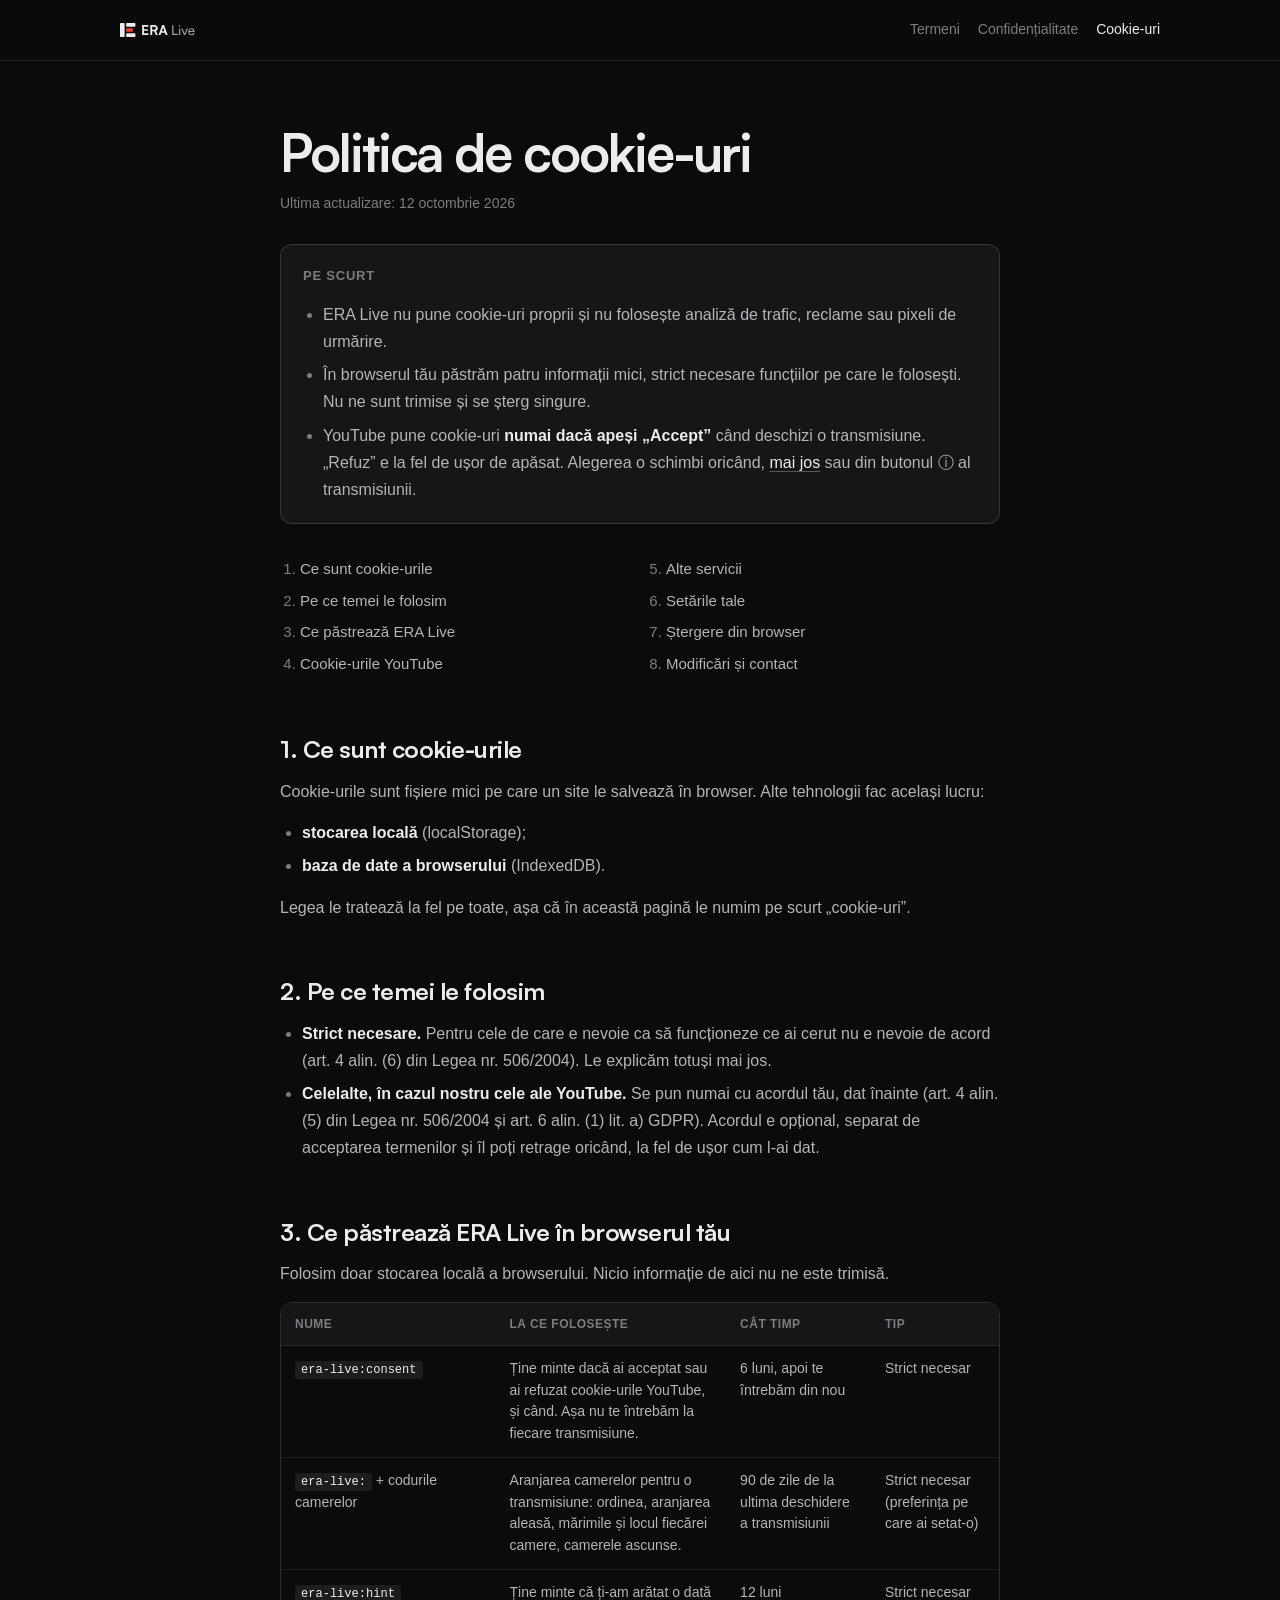
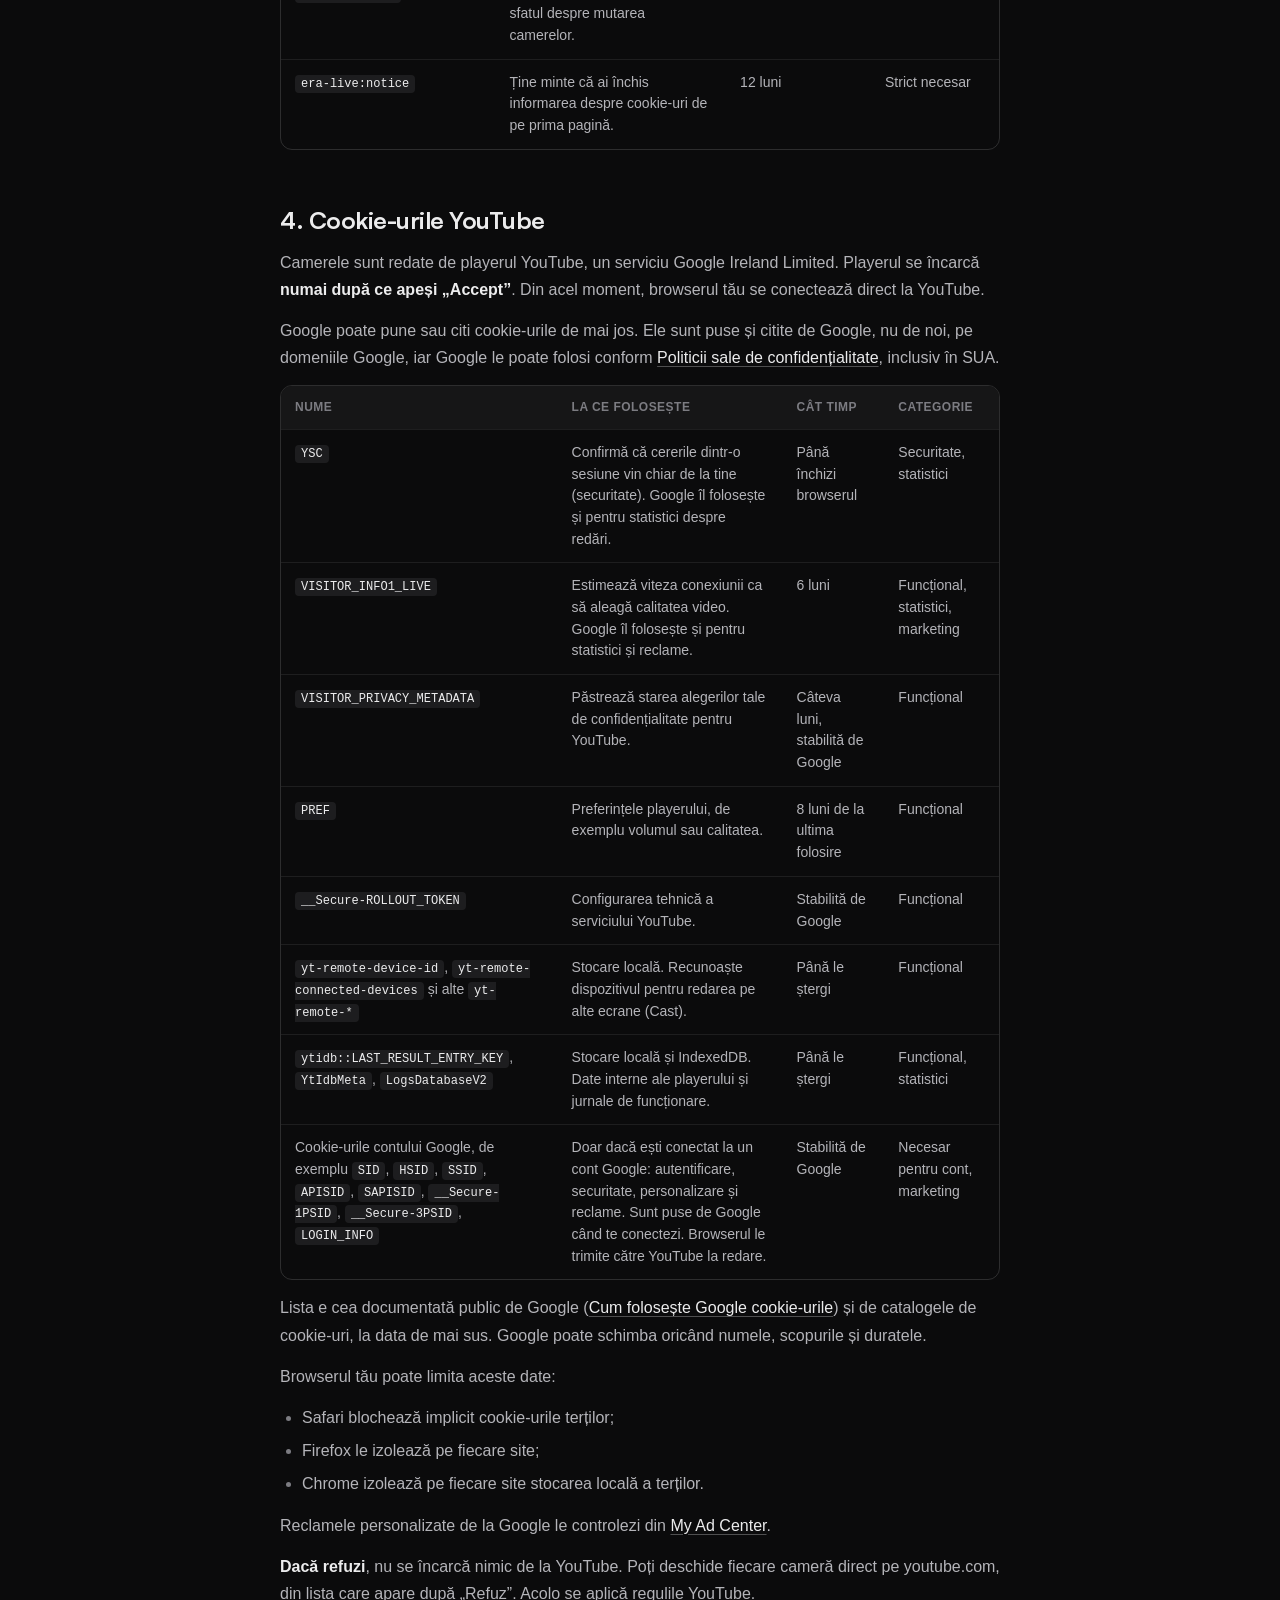
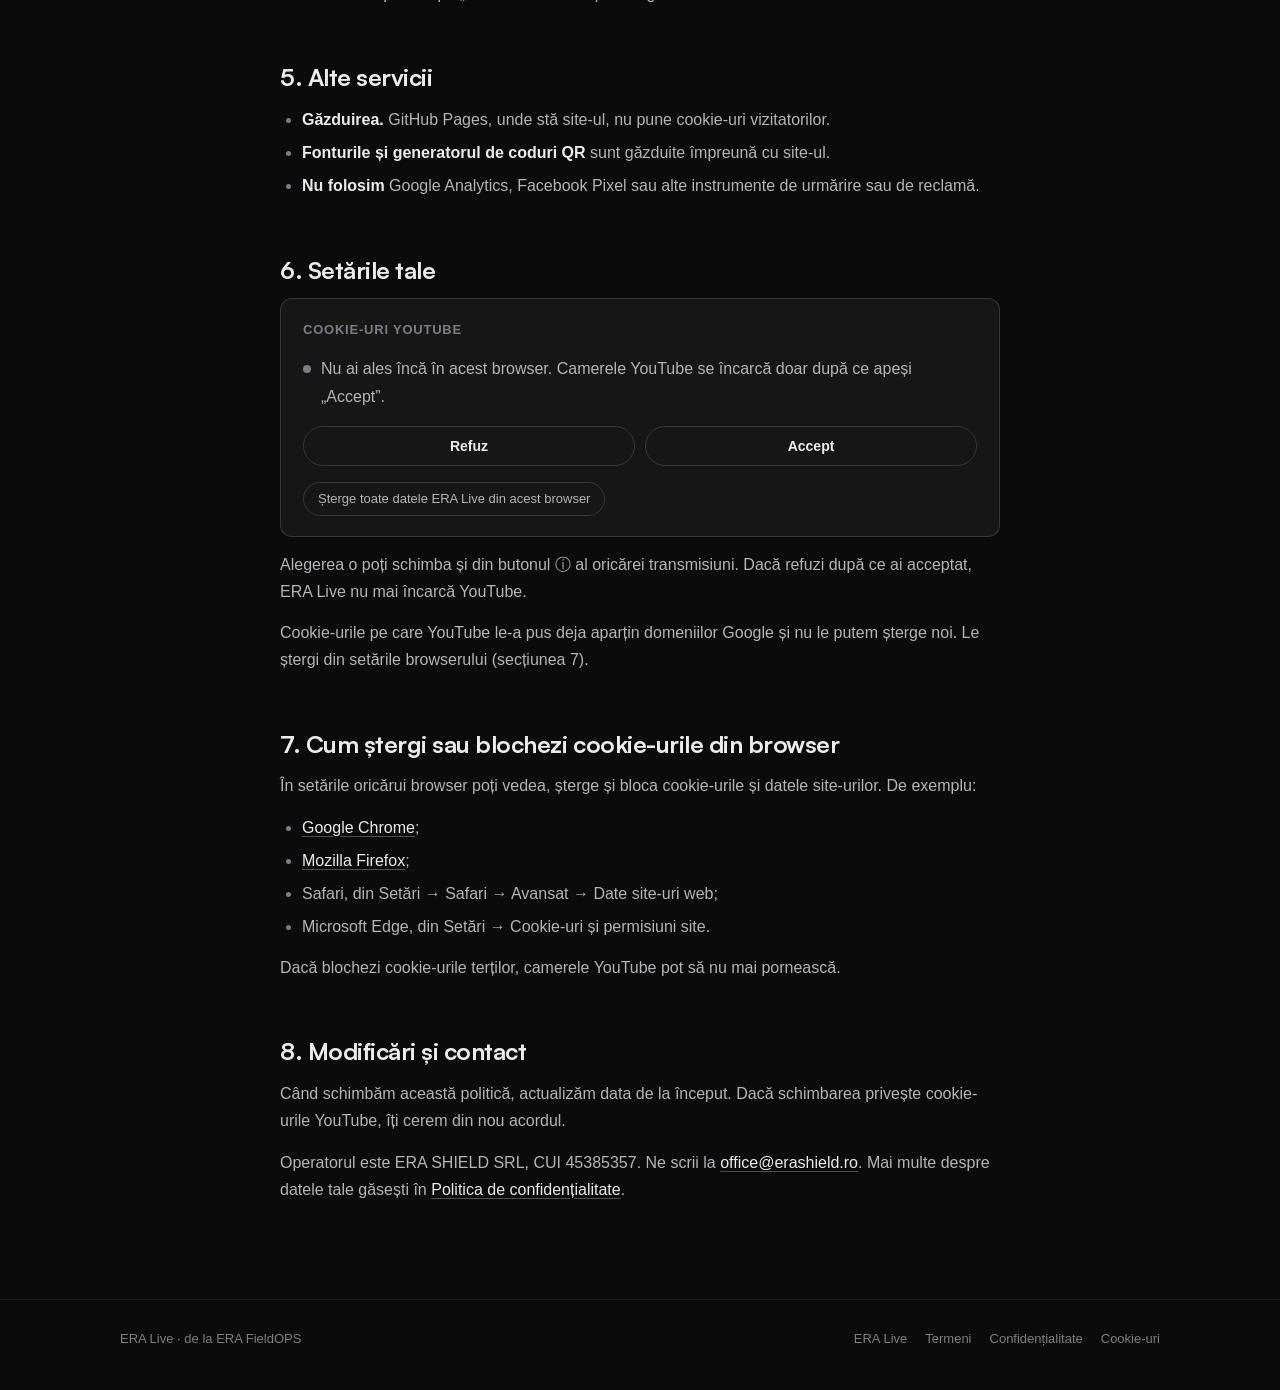
<file: live/cookie-uri.html>
<!DOCTYPE html>
<html lang="ro">
<head>
<meta charset="UTF-8">
<meta http-equiv="Content-Security-Policy" content="default-src 'none'; script-src 'self'; style-src 'self'; img-src 'self'; font-src 'self'; base-uri 'none'; form-action 'none'; object-src 'none'">
<meta name="referrer" content="strict-origin-when-cross-origin">
<meta name="viewport" content="width=device-width, initial-scale=1, viewport-fit=cover">
<title>Politica de cookie-uri · ERA Live</title>
<meta name="description" content="Ce păstrează ERA Live în browserul tău, ce cookie-uri pune YouTube, de ce, cât timp și cum îți dai sau îți retragi acordul.">
<meta name="robots" content="noindex">
<meta name="theme-color" content="#0b0b0c">
<link rel="icon" type="image/svg+xml" href="logo/era-live-icon.svg">
<link rel="stylesheet" href="legal.css">
</head>
<body>

<header class="top"><div class="in">
  <a class="brand" href="./"><img src="logo/era-live-logo-dark.svg" alt="ERA Live" width="75" height="22"></a>
  <nav aria-label="Documente legale">
    <a href="termeni.html">Termeni</a>
    <a href="confidentialitate.html">Confidențialitate</a>
    <a href="cookie-uri.html" aria-current="page">Cookie-uri</a>
  </nav>
</div></header>

<main class="doc">
  <h1>Politica de cookie-uri</h1>
  <p class="updated">Ultima actualizare: 12 octombrie 2026</p>

  <div class="box first">
    <p class="ttl">Pe scurt</p>
    <ul>
      <li>ERA Live nu pune cookie-uri proprii și nu folosește analiză de trafic, reclame sau pixeli de urmărire.</li>
      <li>În browserul tău păstrăm patru informații mici, strict necesare funcțiilor pe care le folosești. Nu ne sunt trimise și se șterg singure.</li>
      <li>YouTube pune cookie-uri <strong>numai dacă apeși „Accept”</strong> când deschizi o transmisiune. „Refuz” e la fel de ușor de apăsat. Alegerea o schimbi oricând, <a href="#acord">mai jos</a> sau din butonul ⓘ al transmisiunii.</li>
    </ul>
  </div>

  <nav class="toc" aria-label="Cuprins"><ol>
    <li><a href="#ce">Ce sunt cookie-urile</a></li>
    <li><a href="#temei">Pe ce temei le folosim</a></li>
    <li><a href="#era-live">Ce păstrează ERA Live</a></li>
    <li><a href="#youtube">Cookie-urile YouTube</a></li>
    <li><a href="#altele">Alte servicii</a></li>
    <li><a href="#acord">Setările tale</a></li>
    <li><a href="#browser">Ștergere din browser</a></li>
    <li><a href="#modificari">Modificări și contact</a></li>
  </ol></nav>

  <h2 id="ce">1. Ce sunt cookie-urile</h2>
  <p>Cookie-urile sunt fișiere mici pe care un site le salvează în browser. Alte tehnologii fac același lucru:</p>
  <ul>
    <li><strong>stocarea locală</strong> (localStorage);</li>
    <li><strong>baza de date a browserului</strong> (IndexedDB).</li>
  </ul>
  <p>Legea le tratează la fel pe toate, așa că în această pagină le numim pe scurt „cookie-uri”.</p>

  <h2 id="temei">2. Pe ce temei le folosim</h2>
  <ul>
    <li><strong>Strict necesare.</strong> Pentru cele de care e nevoie ca să funcționeze ce ai cerut nu e nevoie de acord (art. 4 alin. (6) din Legea nr. 506/2004). Le explicăm totuși mai jos.</li>
    <li><strong>Celelalte, în cazul nostru cele ale YouTube.</strong> Se pun numai cu acordul tău, dat înainte (art. 4 alin. (5) din Legea nr. 506/2004 și art. 6 alin. (1) lit. a) GDPR). Acordul e opțional, separat de acceptarea termenilor și îl poți retrage oricând, la fel de ușor cum l-ai dat.</li>
  </ul>

  <h2 id="era-live">3. Ce păstrează ERA Live în browserul tău</h2>
  <p>Folosim doar stocarea locală a browserului. Nicio informație de aici nu ne este trimisă.</p>
  <div class="tbl"><table>
    <thead><tr><th>Nume</th><th>La ce folosește</th><th>Cât timp</th><th>Tip</th></tr></thead>
    <tbody>
      <tr><td><code>era-live:consent</code></td><td>Ține minte dacă ai acceptat sau ai refuzat cookie-urile YouTube, și când. Așa nu te întrebăm la fiecare transmisiune.</td><td>6 luni, apoi te întrebăm din nou</td><td>Strict necesar</td></tr>
      <tr><td><code>era-live:</code> + codurile camerelor</td><td>Aranjarea camerelor pentru o transmisiune: ordinea, aranjarea aleasă, mărimile și locul fiecărei camere, camerele ascunse.</td><td>90 de zile de la ultima deschidere a transmisiunii</td><td>Strict necesar (preferința pe care ai setat-o)</td></tr>
      <tr><td><code>era-live:hint</code></td><td>Ține minte că ți-am arătat o dată sfatul despre mutarea camerelor.</td><td>12 luni</td><td>Strict necesar</td></tr>
      <tr><td><code>era-live:notice</code></td><td>Ține minte că ai închis informarea despre cookie-uri de pe prima pagină.</td><td>12 luni</td><td>Strict necesar</td></tr>
    </tbody>
  </table></div>

  <h2 id="youtube">4. Cookie-urile YouTube</h2>
  <p>Camerele sunt redate de playerul YouTube, un serviciu Google Ireland Limited. Playerul se încarcă <strong>numai după ce apeși „Accept”</strong>. Din acel moment, browserul tău se conectează direct la YouTube.</p>
  <p>Google poate pune sau citi cookie-urile de mai jos. Ele sunt puse și citite de Google, nu de noi, pe domeniile Google, iar Google le poate folosi conform <a href="https://policies.google.com/privacy" target="_blank" rel="noopener noreferrer">Politicii sale de confidențialitate</a>, inclusiv în SUA.</p>
  <div class="tbl"><table>
    <thead><tr><th>Nume</th><th>La ce folosește</th><th>Cât timp</th><th>Categorie</th></tr></thead>
    <tbody>
      <tr><td><code>YSC</code></td><td>Confirmă că cererile dintr-o sesiune vin chiar de la tine (securitate). Google îl folosește și pentru statistici despre redări.</td><td>Până închizi browserul</td><td>Securitate, statistici</td></tr>
      <tr><td><code>VISITOR_INFO1_LIVE</code></td><td>Estimează viteza conexiunii ca să aleagă calitatea video. Google îl folosește și pentru statistici și reclame.</td><td>6 luni</td><td>Funcțional, statistici, marketing</td></tr>
      <tr><td><code>VISITOR_PRIVACY_METADATA</code></td><td>Păstrează starea alegerilor tale de confidențialitate pentru YouTube.</td><td>Câteva luni, stabilită de Google</td><td>Funcțional</td></tr>
      <tr><td><code>PREF</code></td><td>Preferințele playerului, de exemplu volumul sau calitatea.</td><td>8 luni de la ultima folosire</td><td>Funcțional</td></tr>
      <tr><td><code>__Secure-ROLLOUT_TOKEN</code></td><td>Configurarea tehnică a serviciului YouTube.</td><td>Stabilită de Google</td><td>Funcțional</td></tr>
      <tr><td><code>yt-remote-device-id</code>, <code>yt-remote-connected-devices</code> și alte <code>yt-remote-*</code></td><td>Stocare locală. Recunoaște dispozitivul pentru redarea pe alte ecrane (Cast).</td><td>Până le ștergi</td><td>Funcțional</td></tr>
      <tr><td><code>ytidb::LAST_RESULT_ENTRY_KEY</code>, <code>YtIdbMeta</code>, <code>LogsDatabaseV2</code></td><td>Stocare locală și IndexedDB. Date interne ale playerului și jurnale de funcționare.</td><td>Până le ștergi</td><td>Funcțional, statistici</td></tr>
      <tr><td>Cookie-urile contului Google, de exemplu <code>SID</code>, <code>HSID</code>, <code>SSID</code>, <code>APISID</code>, <code>SAPISID</code>, <code>__Secure-1PSID</code>, <code>__Secure-3PSID</code>, <code>LOGIN_INFO</code></td><td>Doar dacă ești conectat la un cont Google: autentificare, securitate, personalizare și reclame. Sunt puse de Google când te conectezi. Browserul le trimite către YouTube la redare.</td><td>Stabilită de Google</td><td>Necesar pentru cont, marketing</td></tr>
    </tbody>
  </table></div>
  <p>Lista e cea documentată public de Google (<a href="https://policies.google.com/technologies/cookies" target="_blank" rel="noopener noreferrer">Cum folosește Google cookie-urile</a>) și de catalogele de cookie-uri, la data de mai sus. Google poate schimba oricând numele, scopurile și duratele.</p>
  <p>Browserul tău poate limita aceste date:</p>
  <ul>
    <li>Safari blochează implicit cookie-urile terților;</li>
    <li>Firefox le izolează pe fiecare site;</li>
    <li>Chrome izolează pe fiecare site stocarea locală a terților.</li>
  </ul>
  <p>Reclamele personalizate de la Google le controlezi din <a href="https://myadcenter.google.com" target="_blank" rel="noopener noreferrer">My Ad Center</a>.</p>
  <p><strong>Dacă refuzi</strong>, nu se încarcă nimic de la YouTube. Poți deschide fiecare cameră direct pe youtube.com, din lista care apare după „Refuz”. Acolo se aplică regulile YouTube.</p>

  <h2 id="altele">5. Alte servicii</h2>
  <ul>
    <li><strong>Găzduirea.</strong> GitHub Pages, unde stă site-ul, nu pune cookie-uri vizitatorilor.</li>
    <li><strong>Fonturile și generatorul de coduri QR</strong> sunt găzduite împreună cu site-ul.</li>
    <li><strong>Nu folosim</strong> Google Analytics, Facebook Pixel sau alte instrumente de urmărire sau de reclamă.</li>
  </ul>

  <h2 id="acord">6. Setările tale</h2>
  <div class="box">
    <p class="ttl">Cookie-uri YouTube</p>
    <p class="status" id="consentState"><i></i><span>Se verifică…</span></p>
    <div class="actions pair">
      <button type="button" class="btn" id="refuse">Refuz</button>
      <button type="button" class="btn" id="accept">Accept</button>
    </div>
    <div class="actions">
      <button type="button" class="btn subtle" id="wipe">Șterge toate datele ERA Live din acest browser</button>
    </div>
    <p class="updated" id="wipeNote" hidden>Gata. Nu mai există date ERA Live în acest browser.</p>
  </div>
  <p>Alegerea o poți schimba și din butonul ⓘ al oricărei transmisiuni. Dacă refuzi după ce ai acceptat, ERA Live nu mai încarcă YouTube.</p>
  <p>Cookie-urile pe care YouTube le-a pus deja aparțin domeniilor Google și nu le putem șterge noi. Le ștergi din setările browserului (secțiunea 7).</p>

  <h2 id="browser">7. Cum ștergi sau blochezi cookie-urile din browser</h2>
  <p>În setările oricărui browser poți vedea, șterge și bloca cookie-urile și datele site-urilor. De exemplu:</p>
  <ul>
    <li><a href="https://support.google.com/chrome/answer/95647" target="_blank" rel="noopener noreferrer">Google Chrome</a>;</li>
    <li><a href="https://support.mozilla.org/kb/clear-cookies-and-site-data-firefox" target="_blank" rel="noopener noreferrer">Mozilla Firefox</a>;</li>
    <li>Safari, din Setări → Safari → Avansat → Date site-uri web;</li>
    <li>Microsoft Edge, din Setări → Cookie-uri și permisiuni site.</li>
  </ul>
  <p>Dacă blochezi cookie-urile terților, camerele YouTube pot să nu mai pornească.</p>

  <h2 id="modificari">8. Modificări și contact</h2>
  <p>Când schimbăm această politică, actualizăm data de la început. Dacă schimbarea privește cookie-urile YouTube, îți cerem din nou acordul.</p>
  <p>Operatorul este ERA SHIELD SRL, CUI 45385357. Ne scrii la <a href="mailto:office@erashield.ro">office@erashield.ro</a>. Mai multe despre datele tale găsești în <a href="confidentialitate.html">Politica de confidențialitate</a>.</p>
</main>

<footer class="foot"><div class="in">
  <span>ERA Live · de la <a href="../">ERA FieldOPS</a></span>
  <nav aria-label="Documente legale"><a href="./">ERA Live</a><a href="termeni.html">Termeni</a><a href="confidentialitate.html">Confidențialitate</a><a href="cookie-uri.html">Cookie-uri</a></nav>
</div></footer>

<script src="cookie-uri.js"></script>
</body>
</html>
</file>
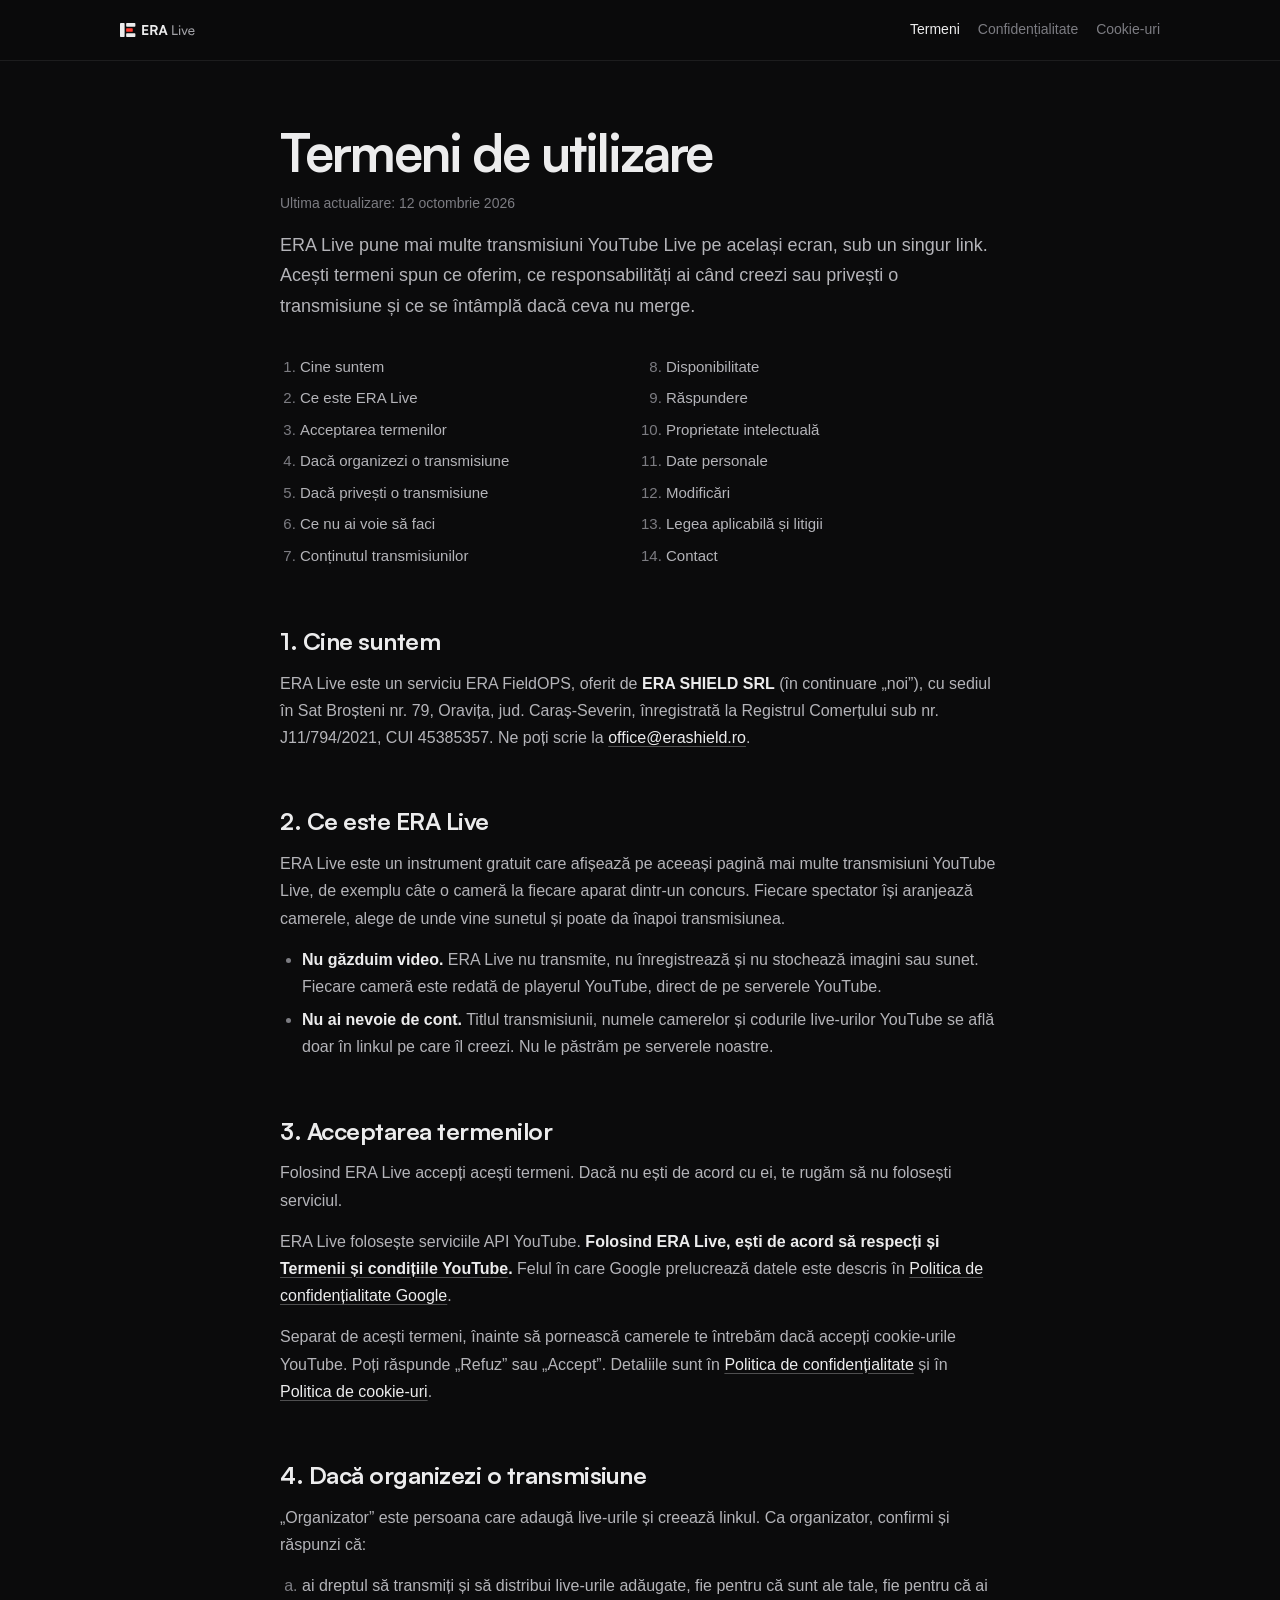
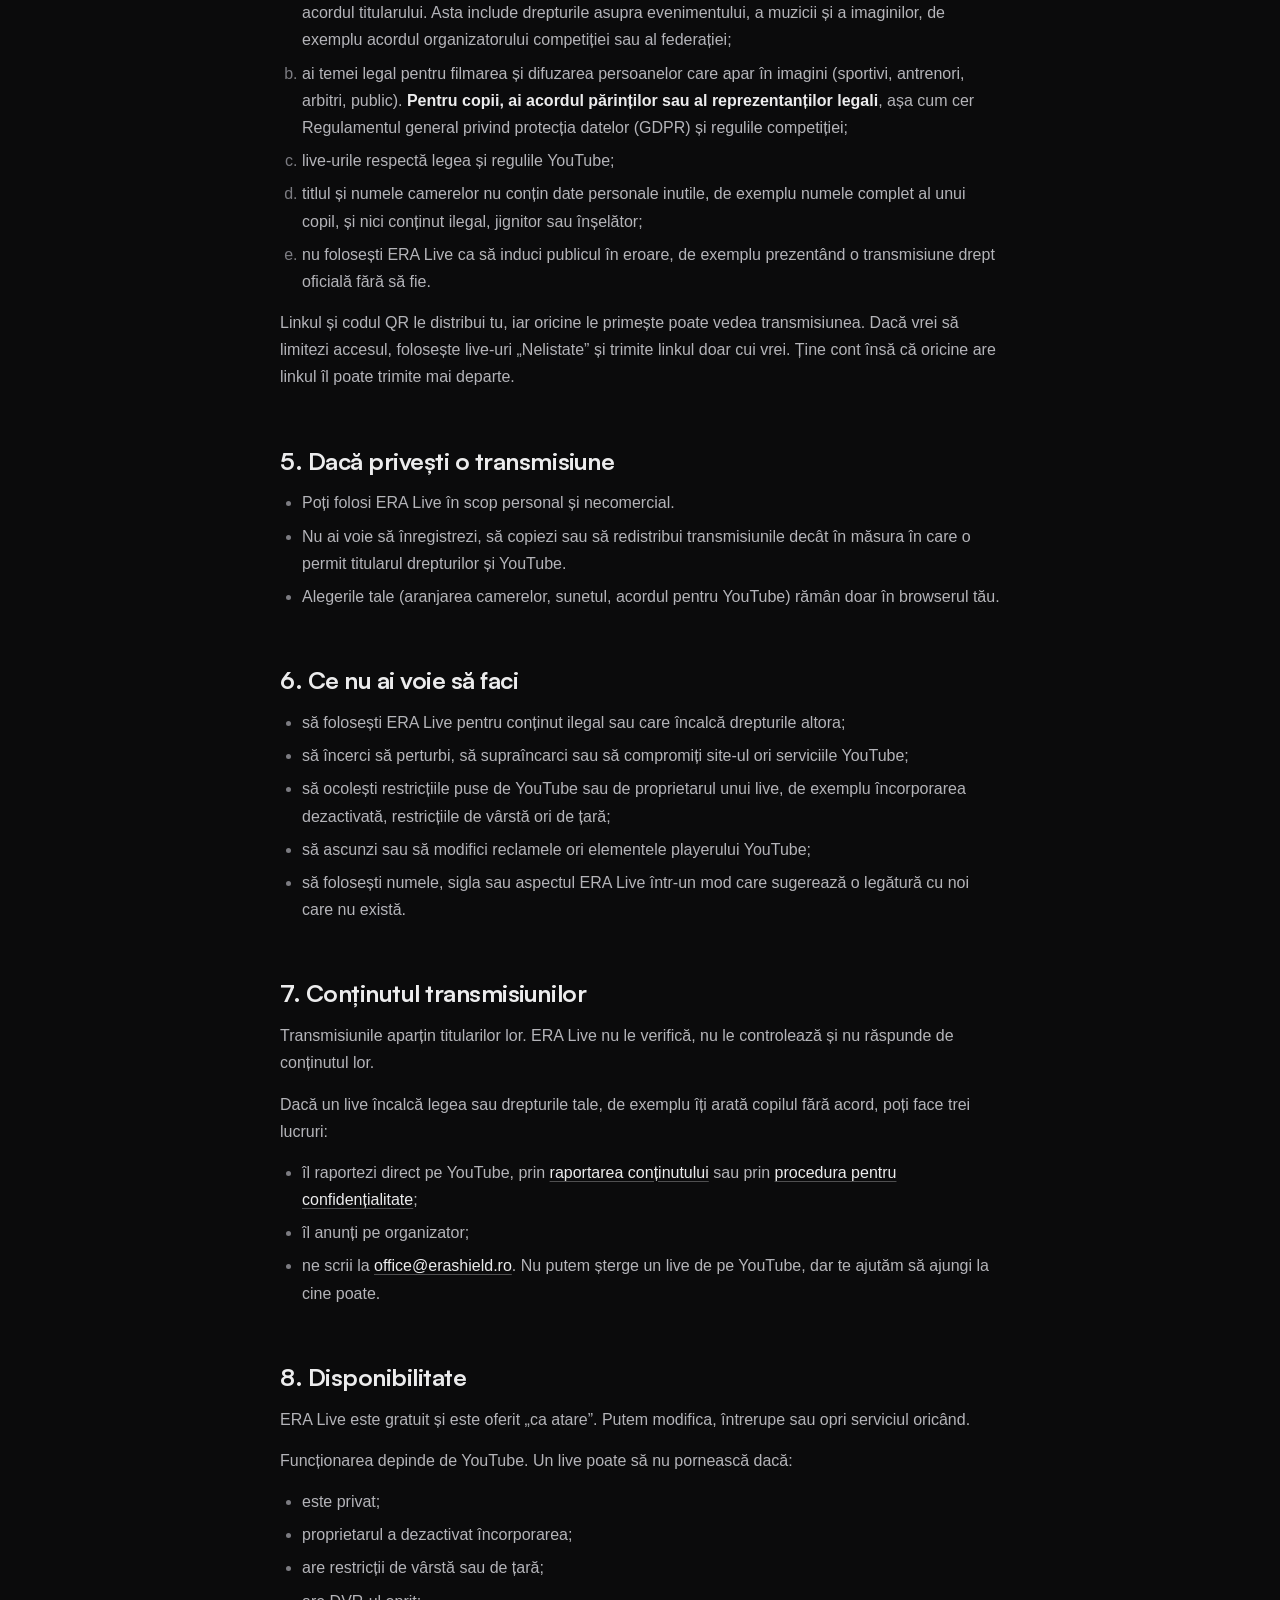
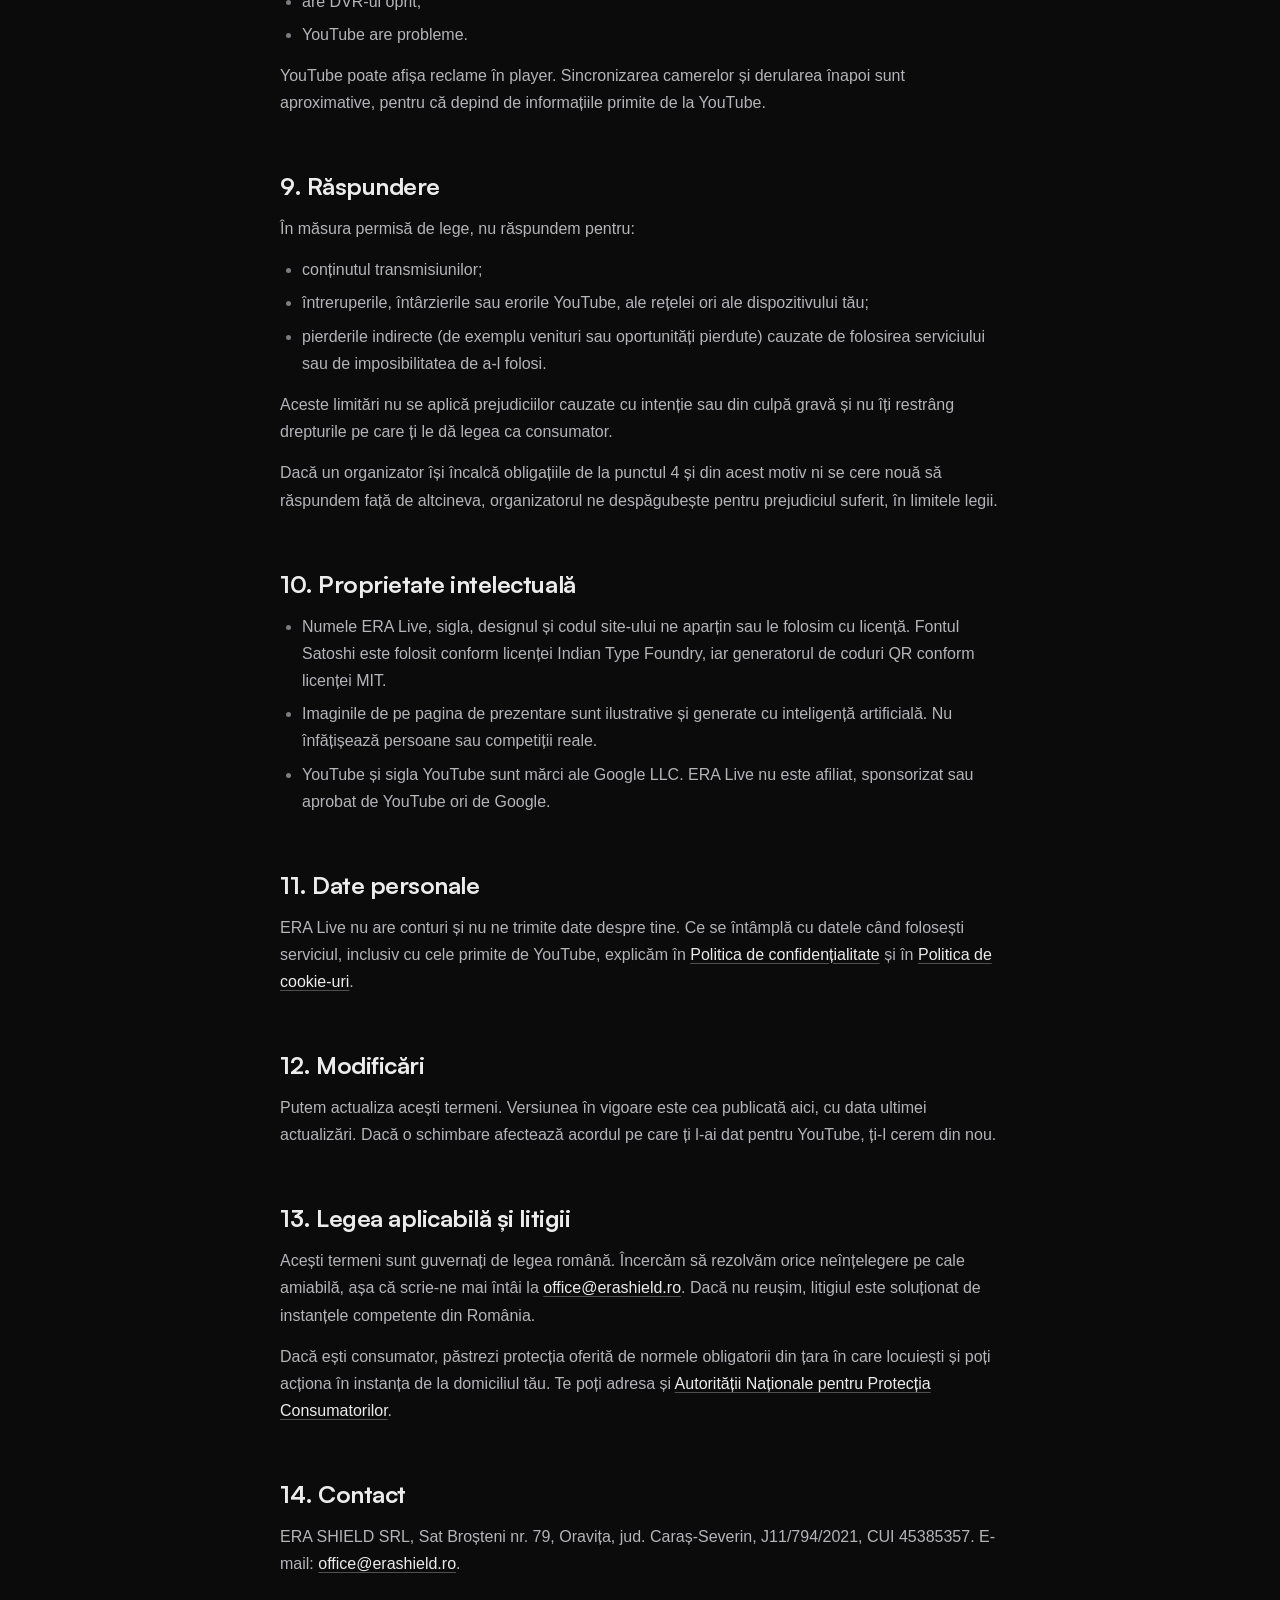
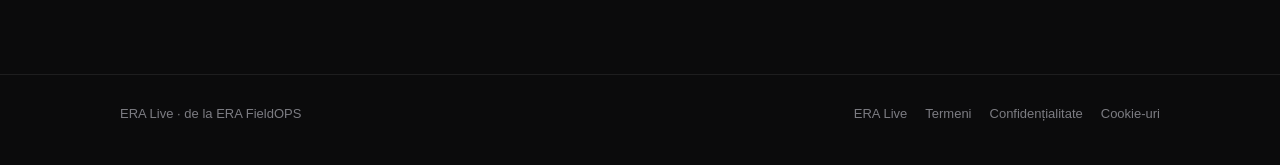
<file: live/termeni.html>
<!DOCTYPE html>
<html lang="ro">
<head>
<meta charset="UTF-8">
<meta http-equiv="Content-Security-Policy" content="default-src 'none'; style-src 'self'; img-src 'self'; font-src 'self'; base-uri 'none'; form-action 'none'; object-src 'none'">
<meta name="referrer" content="strict-origin-when-cross-origin">
<meta name="viewport" content="width=device-width, initial-scale=1, viewport-fit=cover">
<title>Termeni de utilizare · ERA Live</title>
<meta name="description" content="Termenii de utilizare ai ERA Live, serviciul care afișează mai multe transmisiuni YouTube Live într-un singur link.">
<meta name="robots" content="noindex">
<meta name="theme-color" content="#0b0b0c">
<link rel="icon" type="image/svg+xml" href="logo/era-live-icon.svg">
<link rel="stylesheet" href="legal.css">
</head>
<body>

<header class="top"><div class="in">
  <a class="brand" href="./"><img src="logo/era-live-logo-dark.svg" alt="ERA Live" width="75" height="22"></a>
  <nav aria-label="Documente legale">
    <a href="termeni.html" aria-current="page">Termeni</a>
    <a href="confidentialitate.html">Confidențialitate</a>
    <a href="cookie-uri.html">Cookie-uri</a>
  </nav>
</div></header>

<main class="doc">
  <h1>Termeni de utilizare</h1>
  <p class="updated">Ultima actualizare: 12 octombrie 2026</p>

  <p class="lead">ERA Live pune mai multe transmisiuni YouTube Live pe același ecran, sub un singur link. Acești termeni spun ce oferim, ce responsabilități ai când creezi sau privești o transmisiune și ce se întâmplă dacă ceva nu merge.</p>

  <nav class="toc" aria-label="Cuprins"><ol>
    <li><a href="#cine">Cine suntem</a></li>
    <li><a href="#ce">Ce este ERA Live</a></li>
    <li><a href="#acceptare">Acceptarea termenilor</a></li>
    <li><a href="#organizator">Dacă organizezi o transmisiune</a></li>
    <li><a href="#spectator">Dacă privești o transmisiune</a></li>
    <li><a href="#interzis">Ce nu ai voie să faci</a></li>
    <li><a href="#continut">Conținutul transmisiunilor</a></li>
    <li><a href="#disponibilitate">Disponibilitate</a></li>
    <li><a href="#raspundere">Răspundere</a></li>
    <li><a href="#proprietate">Proprietate intelectuală</a></li>
    <li><a href="#date">Date personale</a></li>
    <li><a href="#modificari">Modificări</a></li>
    <li><a href="#lege">Legea aplicabilă și litigii</a></li>
    <li><a href="#contact">Contact</a></li>
  </ol></nav>

  <h2 id="cine">1. Cine suntem</h2>
  <p>ERA Live este un serviciu ERA FieldOPS, oferit de <strong>ERA SHIELD SRL</strong> (în continuare „noi”), cu sediul în Sat Broșteni nr. 79, Oravița, jud. Caraș-Severin, înregistrată la Registrul Comerțului sub nr. J11/794/2021, CUI 45385357. Ne poți scrie la <a href="mailto:office@erashield.ro">office@erashield.ro</a>.</p>

  <h2 id="ce">2. Ce este ERA Live</h2>
  <p>ERA Live este un instrument gratuit care afișează pe aceeași pagină mai multe transmisiuni YouTube Live, de exemplu câte o cameră la fiecare aparat dintr-un concurs. Fiecare spectator își aranjează camerele, alege de unde vine sunetul și poate da înapoi transmisiunea.</p>
  <ul>
    <li><strong>Nu găzduim video.</strong> ERA Live nu transmite, nu înregistrează și nu stochează imagini sau sunet. Fiecare cameră este redată de playerul YouTube, direct de pe serverele YouTube.</li>
    <li><strong>Nu ai nevoie de cont.</strong> Titlul transmisiunii, numele camerelor și codurile live-urilor YouTube se află doar în linkul pe care îl creezi. Nu le păstrăm pe serverele noastre.</li>
  </ul>

  <h2 id="acceptare">3. Acceptarea termenilor</h2>
  <p>Folosind ERA Live accepți acești termeni. Dacă nu ești de acord cu ei, te rugăm să nu folosești serviciul.</p>
  <p>ERA Live folosește serviciile API YouTube. <strong>Folosind ERA Live, ești de acord să respecți și <a href="https://www.youtube.com/t/terms" target="_blank" rel="noopener noreferrer">Termenii și condițiile YouTube</a>.</strong> Felul în care Google prelucrează datele este descris în <a href="https://policies.google.com/privacy" target="_blank" rel="noopener noreferrer">Politica de confidențialitate Google</a>.</p>
  <p>Separat de acești termeni, înainte să pornească camerele te întrebăm dacă accepți cookie-urile YouTube. Poți răspunde „Refuz” sau „Accept”. Detaliile sunt în <a href="confidentialitate.html">Politica de confidențialitate</a> și în <a href="cookie-uri.html">Politica de cookie-uri</a>.</p>

  <h2 id="organizator">4. Dacă organizezi o transmisiune</h2>
  <p>„Organizator” este persoana care adaugă live-urile și creează linkul. Ca organizator, confirmi și răspunzi că:</p>
  <ol type="a">
    <li>ai dreptul să transmiți și să distribui live-urile adăugate, fie pentru că sunt ale tale, fie pentru că ai acordul titularului. Asta include drepturile asupra evenimentului, a muzicii și a imaginilor, de exemplu acordul organizatorului competiției sau al federației;</li>
    <li>ai temei legal pentru filmarea și difuzarea persoanelor care apar în imagini (sportivi, antrenori, arbitri, public). <strong>Pentru copii, ai acordul părinților sau al reprezentanților legali</strong>, așa cum cer Regulamentul general privind protecția datelor (GDPR) și regulile competiției;</li>
    <li>live-urile respectă legea și regulile YouTube;</li>
    <li>titlul și numele camerelor nu conțin date personale inutile, de exemplu numele complet al unui copil, și nici conținut ilegal, jignitor sau înșelător;</li>
    <li>nu folosești ERA Live ca să induci publicul în eroare, de exemplu prezentând o transmisiune drept oficială fără să fie.</li>
  </ol>
  <p>Linkul și codul QR le distribui tu, iar oricine le primește poate vedea transmisiunea. Dacă vrei să limitezi accesul, folosește live-uri „Nelistate” și trimite linkul doar cui vrei. Ține cont însă că oricine are linkul îl poate trimite mai departe.</p>

  <h2 id="spectator">5. Dacă privești o transmisiune</h2>
  <ul>
    <li>Poți folosi ERA Live în scop personal și necomercial.</li>
    <li>Nu ai voie să înregistrezi, să copiezi sau să redistribui transmisiunile decât în măsura în care o permit titularul drepturilor și YouTube.</li>
    <li>Alegerile tale (aranjarea camerelor, sunetul, acordul pentru YouTube) rămân doar în browserul tău.</li>
  </ul>

  <h2 id="interzis">6. Ce nu ai voie să faci</h2>
  <ul>
    <li>să folosești ERA Live pentru conținut ilegal sau care încalcă drepturile altora;</li>
    <li>să încerci să perturbi, să supraîncarci sau să compromiți site-ul ori serviciile YouTube;</li>
    <li>să ocolești restricțiile puse de YouTube sau de proprietarul unui live, de exemplu încorporarea dezactivată, restricțiile de vârstă ori de țară;</li>
    <li>să ascunzi sau să modifici reclamele ori elementele playerului YouTube;</li>
    <li>să folosești numele, sigla sau aspectul ERA Live într-un mod care sugerează o legătură cu noi care nu există.</li>
  </ul>

  <h2 id="continut">7. Conținutul transmisiunilor</h2>
  <p>Transmisiunile aparțin titularilor lor. ERA Live nu le verifică, nu le controlează și nu răspunde de conținutul lor.</p>
  <p>Dacă un live încalcă legea sau drepturile tale, de exemplu îți arată copilul fără acord, poți face trei lucruri:</p>
  <ul>
    <li>îl raportezi direct pe YouTube, prin <a href="https://support.google.com/youtube/answer/2802027" target="_blank" rel="noopener noreferrer">raportarea conținutului</a> sau prin <a href="https://support.google.com/youtube/answer/142443" target="_blank" rel="noopener noreferrer">procedura pentru confidențialitate</a>;</li>
    <li>îl anunți pe organizator;</li>
    <li>ne scrii la <a href="mailto:office@erashield.ro">office@erashield.ro</a>. Nu putem șterge un live de pe YouTube, dar te ajutăm să ajungi la cine poate.</li>
  </ul>

  <h2 id="disponibilitate">8. Disponibilitate</h2>
  <p>ERA Live este gratuit și este oferit „ca atare”. Putem modifica, întrerupe sau opri serviciul oricând.</p>
  <p>Funcționarea depinde de YouTube. Un live poate să nu pornească dacă:</p>
  <ul>
    <li>este privat;</li>
    <li>proprietarul a dezactivat încorporarea;</li>
    <li>are restricții de vârstă sau de țară;</li>
    <li>are DVR-ul oprit;</li>
    <li>YouTube are probleme.</li>
  </ul>
  <p>YouTube poate afișa reclame în player. Sincronizarea camerelor și derularea înapoi sunt aproximative, pentru că depind de informațiile primite de la YouTube.</p>

  <h2 id="raspundere">9. Răspundere</h2>
  <p>În măsura permisă de lege, nu răspundem pentru:</p>
  <ul>
    <li>conținutul transmisiunilor;</li>
    <li>întreruperile, întârzierile sau erorile YouTube, ale rețelei ori ale dispozitivului tău;</li>
    <li>pierderile indirecte (de exemplu venituri sau oportunități pierdute) cauzate de folosirea serviciului sau de imposibilitatea de a-l folosi.</li>
  </ul>
  <p>Aceste limitări nu se aplică prejudiciilor cauzate cu intenție sau din culpă gravă și nu îți restrâng drepturile pe care ți le dă legea ca consumator.</p>
  <p>Dacă un organizator își încalcă obligațiile de la punctul 4 și din acest motiv ni se cere nouă să răspundem față de altcineva, organizatorul ne despăgubește pentru prejudiciul suferit, în limitele legii.</p>

  <h2 id="proprietate">10. Proprietate intelectuală</h2>
  <ul>
    <li>Numele ERA Live, sigla, designul și codul site-ului ne aparțin sau le folosim cu licență. Fontul Satoshi este folosit conform licenței Indian Type Foundry, iar generatorul de coduri QR conform licenței MIT.</li>
    <li>Imaginile de pe pagina de prezentare sunt ilustrative și generate cu inteligență artificială. Nu înfățișează persoane sau competiții reale.</li>
    <li>YouTube și sigla YouTube sunt mărci ale Google LLC. ERA Live nu este afiliat, sponsorizat sau aprobat de YouTube ori de Google.</li>
  </ul>

  <h2 id="date">11. Date personale</h2>
  <p>ERA Live nu are conturi și nu ne trimite date despre tine. Ce se întâmplă cu datele când folosești serviciul, inclusiv cu cele primite de YouTube, explicăm în <a href="confidentialitate.html">Politica de confidențialitate</a> și în <a href="cookie-uri.html">Politica de cookie-uri</a>.</p>

  <h2 id="modificari">12. Modificări</h2>
  <p>Putem actualiza acești termeni. Versiunea în vigoare este cea publicată aici, cu data ultimei actualizări. Dacă o schimbare afectează acordul pe care ți l-ai dat pentru YouTube, ți-l cerem din nou.</p>

  <h2 id="lege">13. Legea aplicabilă și litigii</h2>
  <p>Acești termeni sunt guvernați de legea română. Încercăm să rezolvăm orice neînțelegere pe cale amiabilă, așa că scrie-ne mai întâi la <a href="mailto:office@erashield.ro">office@erashield.ro</a>. Dacă nu reușim, litigiul este soluționat de instanțele competente din România.</p>
  <p>Dacă ești consumator, păstrezi protecția oferită de normele obligatorii din țara în care locuiești și poți acționa în instanța de la domiciliul tău. Te poți adresa și <a href="https://anpc.ro" target="_blank" rel="noopener noreferrer">Autorității Naționale pentru Protecția Consumatorilor</a>.</p>

  <h2 id="contact">14. Contact</h2>
  <p>ERA SHIELD SRL, Sat Broșteni nr. 79, Oravița, jud. Caraș-Severin, J11/794/2021, CUI 45385357. E-mail: <a href="mailto:office@erashield.ro">office@erashield.ro</a>.</p>
</main>

<footer class="foot"><div class="in">
  <span>ERA Live · de la <a href="../">ERA FieldOPS</a></span>
  <nav aria-label="Documente legale"><a href="./">ERA Live</a><a href="termeni.html">Termeni</a><a href="confidentialitate.html">Confidențialitate</a><a href="cookie-uri.html">Cookie-uri</a></nav>
</div></footer>

</body>
</html>
</file>
<file: assets/css/style.css>
/* ============================================================
   ERA FieldOPS — Premium SaaS Landing 2026
   Mission Control / AI Command Center
   ============================================================ */

/* ---------- Font ---------- */
@font-face {
  font-family: 'Satoshi';
  src: url('../fonts/Satoshi-Variable.woff2') format('woff2');
  font-weight: 300 900;
  font-style: normal;
  font-display: swap;
}
@font-face {
  font-family: 'Satoshi';
  src: url('../fonts/Satoshi-VariableItalic.woff2') format('woff2');
  font-weight: 300 900;
  font-style: italic;
  font-display: swap;
}

/* ---------- Tokens ---------- */
:root {
  --bg: #050816;
  --bg-2: #0B1128;
  --surface: rgba(255, 255, 255, 0.03);
  --surface-2: rgba(255, 255, 255, 0.05);
  --border: rgba(255, 255, 255, 0.08);
  --border-strong: rgba(255, 255, 255, 0.14);
  --text: #EDF1FF;
  --text-2: #9AA5C4;
  --text-3: #6B7699;
  --primary: #4F7DFF;
  --secondary: #6D5BFF;
  --ai: #00D4FF;
  --success: #21D07A;
  --warning: #FFB547;
  --error: #FF5A5A;
  --grad: linear-gradient(135deg, var(--primary), var(--secondary));
  --grad-ai: linear-gradient(135deg, var(--primary), var(--ai));
  --radius: 20px;
  --radius-sm: 12px;
  --font: 'Satoshi', system-ui, -apple-system, sans-serif;
  --ease: cubic-bezier(0.16, 1, 0.3, 1);
  --nav-h: 72px;
  --space-1: 8px; --space-2: 16px; --space-3: 24px;
  --space-4: 40px; --space-5: 56px; --space-6: 80px;
}

/* ---------- Base ---------- */
*, *::before, *::after { box-sizing: border-box; margin: 0; padding: 0; }
/* Base size = 16px on phones, tablets and laptops (keeps the tuned hero fit intact);
   scales up on large monitors / Retina / 4K so all rem-based graphics grow with the display. */
html { scroll-behavior: smooth; scroll-padding-top: calc(var(--nav-h) + 16px); font-size: 16px; overflow-x: hidden; }
@media (min-width: 1600px) { html { font-size: 17.5px; } }
@media (min-width: 2000px) { html { font-size: 19px; } }
@media (min-width: 2560px) { html { font-size: 21px; } }
body {
  font-family: var(--font);
  background: var(--bg);
  color: var(--text);
  font-size: 1rem;
  line-height: 1.6;
  -webkit-font-smoothing: antialiased;
  overflow-x: hidden;
}
img, svg { display: block; max-width: 100%; }
a { color: inherit; text-decoration: none; }
button { font-family: inherit; cursor: pointer; }
::selection { background: rgba(79, 125, 255, 0.35); }

body::before {
  content: '';
  position: fixed; inset: 0; z-index: -2;
  background:
    radial-gradient(ellipse 80% 50% at 50% -10%, rgba(79, 125, 255, 0.12), transparent 60%),
    radial-gradient(ellipse 60% 40% at 90% 30%, rgba(109, 91, 255, 0.07), transparent 60%),
    radial-gradient(ellipse 50% 40% at 10% 70%, rgba(0, 212, 255, 0.05), transparent 60%),
    radial-gradient(circle at 50% 30%, var(--bg-2), var(--bg) 70%);
}

#particles {
  position: fixed; inset: 0; z-index: -1;
  pointer-events: none; opacity: 0.6;
}

.scroll-progress {
  position: fixed; top: 0; left: 0; height: 3px; width: 0%;
  background: linear-gradient(90deg, var(--primary), var(--ai));
  box-shadow: 0 0 10px rgba(0, 212, 255, 0.7);
  z-index: 200; pointer-events: none;
}

.container { width: 100%; max-width: 1200px; margin: 0 auto; padding: 0 clamp(20px, 3.5vw, 48px); }
@media (min-width: 1600px) { .container { max-width: 1360px; } :root { --space-5: 76px; --space-6: 112px; } }
@media (min-width: 2000px) { .container { max-width: 1560px; } :root { --space-5: 88px; --space-6: 132px; } }
@media (min-width: 2560px) { .container { max-width: 1800px; } }

/* ---------- Type ---------- */
h1, h2, h3 { font-weight: 700; letter-spacing: -0.02em; line-height: 1.1; }
h1 { font-size: clamp(2.6rem, 5.4vw, 4.4rem); font-weight: 800; letter-spacing: -0.03em; }
h2 { font-size: clamp(2rem, 3.6vw, 3rem); }
h3 { font-size: 1.25rem; line-height: 1.3; }
.lead { font-size: clamp(1.05rem, 1.6vw, 1.25rem); color: var(--text-2); }

.grad-text {
  background: linear-gradient(100deg, #fff 20%, var(--primary) 50%, var(--ai) 80%);
  background-size: 200% auto;
  -webkit-background-clip: text; background-clip: text;
  -webkit-text-fill-color: transparent; color: transparent;
  animation: gradShift 6s ease-in-out infinite alternate;
}
@keyframes gradShift { to { background-position: 100% center; } }

.eyebrow {
  display: inline-flex; align-items: center; gap: 8px;
  font-size: 0.8rem; font-weight: 600; letter-spacing: 0.14em;
  text-transform: uppercase; color: var(--ai);
  margin-bottom: var(--space-2);
}
.eyebrow::before {
  content: ''; width: 24px; height: 1px;
  background: linear-gradient(90deg, transparent, var(--ai));
}

.section { padding: var(--space-6) 0; position: relative; }
.section-head { max-width: 680px; margin-bottom: var(--space-5); }
.section-head.center { margin-inline: auto; text-align: center; }
.section-head.center .eyebrow::before { display: none; }
.section-head p { margin-top: var(--space-2); }

/* ---------- Buttons ---------- */
.btn {
  display: inline-flex; align-items: center; justify-content: center; gap: 10px;
  min-height: 52px; padding: 0 28px;
  border-radius: 14px; border: 1px solid transparent;
  font-size: 1rem; font-weight: 600; letter-spacing: -0.01em;
  transition: transform 0.25s var(--ease), box-shadow 0.25s var(--ease),
              background 0.25s var(--ease), border-color 0.25s var(--ease);
  cursor: pointer; white-space: nowrap;
}
.btn svg { width: 18px; height: 18px; transition: transform 0.25s var(--ease); }
.btn:hover svg { transform: translateX(3px); }
.btn-primary {
  position: relative; overflow: hidden;
  background: var(--grad); color: #fff;
  box-shadow: 0 0 0 1px rgba(255,255,255,0.1) inset, 0 8px 32px rgba(79,125,255,0.35);
}
.btn-primary::before {
  content: ''; position: absolute; top: 0; left: -60%; width: 40%; height: 100%;
  background: linear-gradient(120deg, transparent, rgba(255,255,255,0.35), transparent);
  transform: skewX(-20deg); transition: left 0.6s var(--ease);
}
.btn-primary:hover::before { left: 130%; }
.btn-primary:hover {
  transform: translateY(-2px) scale(1.02);
  box-shadow: 0 0 0 1px rgba(255,255,255,0.18) inset, 0 12px 44px rgba(79,125,255,0.5);
}
.btn-ghost {
  background: var(--surface); color: var(--text);
  border-color: var(--border);
  backdrop-filter: blur(12px); -webkit-backdrop-filter: blur(12px);
}
.btn-ghost:hover {
  transform: translateY(-2px) scale(1.02);
  border-color: var(--border-strong);
  background: var(--surface-2);
  box-shadow: 0 8px 32px rgba(0,0,0,0.3);
}
.btn:focus-visible, a:focus-visible, button:focus-visible, summary:focus-visible {
  outline: 2px solid var(--ai); outline-offset: 3px; border-radius: 8px;
}

/* Magnetic proximity button — transform is driven by JS (rAF), so keep it out of
   the CSS transition; touch devices (no cursor) get a simple press feedback. */
.btn-magnetic { transition: box-shadow 0.25s var(--ease), background 0.25s var(--ease), border-color 0.25s var(--ease); will-change: transform; }
@media (hover: none) { .btn-magnetic:active { transform: scale(0.96); } }

/* ---------- Nav ---------- */
.nav {
  position: fixed; top: 0; left: 0; right: 0; z-index: 100;
  height: var(--nav-h);
  transition: background 0.4s var(--ease), border-color 0.4s var(--ease);
  border-bottom: 1px solid transparent;
}
.nav.scrolled {
  background: rgba(5, 8, 22, 0.72);
  backdrop-filter: blur(20px) saturate(160%); -webkit-backdrop-filter: blur(20px) saturate(160%);
  border-bottom-color: var(--border);
}
.nav-inner {
  height: var(--nav-h); display: flex; align-items: center; gap: 32px;
}
.logo { display: flex; align-items: center; gap: 10px; font-weight: 800; font-size: 1.15rem; letter-spacing: -0.02em; }
.logo-mark {
  width: 34px; height: 34px; border-radius: 10px;
  background: var(--grad); display: grid; place-items: center;
  box-shadow: 0 4px 16px rgba(79,125,255,0.4);
}
.logo-mark svg { width: 18px; height: 18px; }
.logo span em { font-style: normal; color: var(--ai); }
.nav-links { display: flex; gap: 4px; margin-inline: auto; list-style: none; }
.nav-links a {
  position: relative; isolation: isolate;
  padding: 9px 16px; border-radius: 100px;
  font-size: 0.92rem; font-weight: 600; color: var(--text-2);
  transition: color 0.3s var(--ease);
}
/* springy gradient pill on hover / active (playful) */
.nav-links a::before {
  content: ''; position: absolute; inset: 0; border-radius: 100px; z-index: -1;
  background: var(--grad); box-shadow: 0 6px 20px rgba(79,125,255,0.45);
  transform: scale(0.5); opacity: 0;
  transition: transform 0.4s cubic-bezier(0.34, 1.56, 0.64, 1), opacity 0.25s var(--ease);
}
.nav-links a:hover, .nav-links a.active { color: #fff; }
.nav-links a:hover::before, .nav-links a.active::before { transform: scale(1); opacity: 1; }

/* CONTINUOUS light that travels across the menu forever (::after, independent of hover) */
.nav-links a::after {
  content: ''; position: absolute; inset: 0; border-radius: 100px; z-index: -2;
  background: var(--grad); box-shadow: 0 0 22px rgba(0,212,255,0.6);
  opacity: 0; transform: scale(0.6); pointer-events: none;
}
/* 10s cycle: the wave sweeps across for ~5s, then everything rests for ~5s */
body.loaded .nav-links a::after { animation: navPulse 10s ease-in-out infinite; }
body.loaded .nav-links a { animation: navHop 10s ease-in-out infinite; }
.nav-links a:hover { animation-play-state: paused; }
/* same stagger for the glow (::after) and the hop (a) so each link lights up + rises as the wave passes */
.nav-links li:nth-child(1) a::after, .nav-links li:nth-child(1) a { animation-delay: 0s; }
.nav-links li:nth-child(2) a::after, .nav-links li:nth-child(2) a { animation-delay: 0.8s; }
.nav-links li:nth-child(3) a::after, .nav-links li:nth-child(3) a { animation-delay: 1.6s; }
.nav-links li:nth-child(4) a::after, .nav-links li:nth-child(4) a { animation-delay: 2.4s; }
.nav-links li:nth-child(5) a::after, .nav-links li:nth-child(5) a { animation-delay: 3.2s; }
.nav-links li:nth-child(6) a::after, .nav-links li:nth-child(6) a { animation-delay: 4.0s; }
@keyframes navPulse {
  0% { opacity: 0; transform: scale(0.65); }
  4% { opacity: 0.7; transform: scale(1); }
  11% { opacity: 0; transform: scale(1.16); }
  100% { opacity: 0; transform: scale(1.16); }
}
@keyframes navHop {
  0% { transform: translateY(0) scale(1); }
  4% { transform: translateY(-9px) scale(1.1); }
  8% { transform: translateY(0) scale(0.97); }
  11% { transform: translateY(-2px) scale(1); }
  13%, 100% { transform: translateY(0) scale(1); }
}

/* bold bouncy entrance on load */
.nav-links li { opacity: 0; transform: translateY(-30px) scale(0.55) rotate(-6deg); transition: opacity 0.45s ease, transform 0.75s cubic-bezier(0.34, 1.7, 0.5, 1); }
body.loaded .nav-links li { opacity: 1; transform: none; }
.nav-links li:nth-child(1) { transition-delay: 0.10s; }
.nav-links li:nth-child(2) { transition-delay: 0.17s; }
.nav-links li:nth-child(3) { transition-delay: 0.24s; }
.nav-links li:nth-child(4) { transition-delay: 0.31s; }
.nav-links li:nth-child(5) { transition-delay: 0.38s; }
.nav-links li:nth-child(6) { transition-delay: 0.45s; }
.nav-cta { display: flex; gap: 12px; align-items: center; }
.nav .btn { min-height: 42px; padding: 0 20px; font-size: 0.92rem; }
.nav-burger {
  display: none; width: 44px; height: 44px;
  background: var(--surface); border: 1px solid var(--border); border-radius: 12px;
  flex-direction: column; align-items: center; justify-content: center; gap: 5px;
}
.nav-burger span { width: 18px; height: 2px; background: var(--text); border-radius: 2px; transition: 0.3s var(--ease); }
.nav-burger[aria-expanded="true"] span:nth-child(1) { transform: translateY(7px) rotate(45deg); }
.nav-burger[aria-expanded="true"] span:nth-child(2) { opacity: 0; }
.nav-burger[aria-expanded="true"] span:nth-child(3) { transform: translateY(-7px) rotate(-45deg); }

.mobile-menu {
  position: fixed; inset: var(--nav-h) 0 auto 0; z-index: 99;
  background: rgba(5, 8, 22, 0.92);
  backdrop-filter: blur(24px); -webkit-backdrop-filter: blur(24px);
  border-bottom: 1px solid var(--border);
  padding: 16px 24px 24px;
  display: none; flex-direction: column; gap: 4px;
}
.mobile-menu.open { display: flex; }
.mobile-menu a {
  position: relative; isolation: isolate;
  padding: 14px 16px; border-radius: 12px; font-weight: 600; color: var(--text-2);
  transition: color 0.3s var(--ease);
}
.mobile-menu a::before {
  content: ''; position: absolute; inset: 0; border-radius: 12px; z-index: -1;
  background: var(--grad); box-shadow: 0 6px 20px rgba(79,125,255,0.4);
  transform: scale(0.9); opacity: 0;
  transition: transform 0.35s cubic-bezier(0.34, 1.56, 0.64, 1), opacity 0.25s var(--ease);
}
.mobile-menu a:hover, .mobile-menu a:active { color: #fff; }
.mobile-menu a:hover::before, .mobile-menu a:active::before { transform: scale(1); opacity: 1; }
/* continuous traveling glow while the menu is open (::after, keeps tap pill on ::before clean) */
.mobile-menu a::after {
  content: ''; position: absolute; inset: 0; border-radius: 12px; z-index: -2;
  background: var(--grad); box-shadow: 0 0 22px rgba(0,212,255,0.55);
  opacity: 0; transform: scale(0.85); pointer-events: none;
}
/* playful staggered pop-in when the menu opens */
.mobile-menu.open a { animation: menuPop 0.45s cubic-bezier(0.34, 1.56, 0.64, 1) both; }
.mobile-menu.open a:nth-child(1) { animation-delay: 0.04s; }
.mobile-menu.open a:nth-child(2) { animation-delay: 0.09s; }
.mobile-menu.open a:nth-child(3) { animation-delay: 0.14s; }
.mobile-menu.open a:nth-child(4) { animation-delay: 0.19s; }
.mobile-menu.open a:nth-child(5) { animation-delay: 0.24s; }
.mobile-menu.open a:nth-child(6) { animation-delay: 0.29s; }
@keyframes menuPop { from { opacity: 0; transform: translateX(-16px) scale(0.96); } to { opacity: 1; transform: none; } }
/* matching "light-up" wave flashing each pill when the menu opens */
.mobile-menu.open a::after { animation: navPulse 10s ease-in-out infinite; }
.mobile-menu.open a:nth-child(1)::after { animation-delay: 0s; }
.mobile-menu.open a:nth-child(2)::after { animation-delay: 0.8s; }
.mobile-menu.open a:nth-child(3)::after { animation-delay: 1.6s; }
.mobile-menu.open a:nth-child(4)::after { animation-delay: 2.4s; }
.mobile-menu.open a:nth-child(5)::after { animation-delay: 3.2s; }
.mobile-menu.open a:nth-child(6)::after { animation-delay: 4.0s; }

/* ---------- Hero ---------- */
.hero {
  padding-top: calc(var(--nav-h) + clamp(28px, 5vh, 64px));
  padding-bottom: clamp(32px, 5vh, 64px);
  position: relative; overflow: clip;
}
/* Desktop: fit the whole hero into the first screen, vertically centered */
@media (min-width: 769px) {
  .hero { min-height: 100vh; min-height: 100dvh; display: flex; flex-direction: column; justify-content: center;
          padding-top: calc(var(--nav-h) + 16px); padding-bottom: 24px; }
  .hero-badge { margin-bottom: 14px; }
  .hero h1 { font-size: clamp(1.9rem, 3.4vw, 3.2rem); line-height: 1.06; margin-bottom: 14px; }
  .hero .lead { font-size: clamp(0.95rem, 1.3vw, 1.08rem); margin-bottom: 20px; max-width: 460px; }
  .hero-actions { margin-bottom: 20px; }
  .hero-actions .btn { min-height: 48px; }
  .hero-meta { gap: 14px 24px; }
}
/* Short desktop viewports (laptops ~600-780px tall): shrink hard so nothing is cut */
@media (min-width: 769px) and (max-height: 820px) {
  .hero { padding-top: calc(var(--nav-h) + 8px); padding-bottom: 16px; }
  .hero-badge { margin-bottom: 8px; padding: 6px 14px; font-size: 0.78rem; }
  .hero h1 { font-size: 2rem; margin-bottom: 10px; }
  .hero .lead { font-size: 1rem; margin-bottom: 12px; }
  .hero-actions { margin-bottom: 12px; }
  .hero-actions .btn { min-height: 46px; }
  .hero-meta { gap: 8px 22px; }
  /* every slide's own top/bottom padding shrinks too, so full-height content
     (like the price slide's CTA button) doesn't get pushed past the fold */
  :root { --space-6: 48px; }
}
.hero-grid {
  display: grid; grid-template-columns: minmax(0, 5fr) minmax(0, 6fr);
  gap: clamp(32px, 5vw, 64px); align-items: center;
}
.hero-badge {
  display: inline-flex; align-items: center; gap: 10px;
  padding: 8px 16px; border-radius: 100px;
  background: var(--surface); border: 1px solid var(--border);
  backdrop-filter: blur(12px); -webkit-backdrop-filter: blur(12px);
  font-size: 0.82rem; font-weight: 600; color: var(--text-2);
  margin-bottom: var(--space-3);
}
.pulse-dot { position: relative; width: 8px; height: 8px; border-radius: 50%; background: var(--success); flex-shrink: 0; }
.pulse-dot::after {
  content: ''; position: absolute; inset: -4px; border-radius: 50%;
  border: 1px solid var(--success); animation: ping 2s var(--ease) infinite;
}
@keyframes ping { 0% { transform: scale(0.5); opacity: 1; } 100% { transform: scale(1.8); opacity: 0; } }

.hero h1 { margin-bottom: var(--space-3); }
.hero .lead { margin-bottom: var(--space-4); max-width: 480px; }
.hero-actions { display: flex; gap: 14px; flex-wrap: wrap; margin-bottom: var(--space-4); }
.hero-meta { display: flex; gap: 24px; flex-wrap: wrap; }
.hero-meta div { display: flex; align-items: center; gap: 8px; font-size: 0.85rem; color: var(--text-3); font-weight: 500; }
.hero-meta svg { width: 16px; height: 16px; color: var(--success); flex-shrink: 0; }

/* Hero entrance (page load, not scroll-triggered) */
.hero-copy > * {
  opacity: 0; transform: translateY(22px);
  transition: opacity 0.8s var(--ease), transform 0.8s var(--ease);
}
.hero-copy > *:nth-child(1) { transition-delay: 0.05s; }
.hero-copy > *:nth-child(2) { transition-delay: 0.16s; }
.hero-copy > *:nth-child(3) { transition-delay: 0.27s; }
.hero-copy > *:nth-child(4) { transition-delay: 0.38s; }
.hero-copy > *:nth-child(5) { transition-delay: 0.49s; }
body.loaded .hero-copy > * { opacity: 1; transform: none; }

/* ---------- Hero nucleus (mini embed of the 3D module core, borderless) ---------- */
.hero-core {
  position: relative;
  height: clamp(420px, 62vh, 640px);
  cursor: grab; touch-action: pan-y;
  opacity: 0; transform: translateY(26px) scale(0.97);
  transition: opacity 1s var(--ease) 0.3s, transform 1s var(--ease) 0.3s;
}
.hero-core:active { cursor: grabbing; }
body.loaded .hero-core { opacity: 1; transform: none; }
.hero-core canvas { position: absolute; inset: 0; width: 100%; height: 100%; display: block; }
.hero-core .core3d-hint { bottom: 4px; font-size: 0.72rem; }

/* ---------- shared dash/ping keyframes (used by the mini live-card map) ---------- */
@keyframes dashMove { to { stroke-dashoffset: -12; } }
@keyframes objPing { 0% { transform: scale(0.4); opacity: 1; } 100% { transform: scale(1.6); opacity: 0; } }

/* ---------- 3D module core (hero embed) ---------- */
.core3d-hint {
  position: absolute; bottom: 16px; left: 0; right: 0; text-align: center;
  font-size: 0.78rem; font-weight: 600; color: var(--text-3);
  letter-spacing: 0.02em; pointer-events: none; z-index: 2;
}

/* small description card that appears when a module node is clicked — the
   accent color/icon are set inline per module via --tip-accent* custom props */
.core3d-tip {
  position: absolute; top: 0; left: 0; z-index: 3; pointer-events: none;
  width: 220px; transform: translate(-50%, -100%) translateY(-14px);
  padding: 12px 14px; border-radius: 14px;
  background: rgba(11, 17, 40, 0.86);
  border: 1px solid var(--border-strong);
  border-left: 3px solid var(--tip-accent, var(--ai));
  backdrop-filter: blur(16px); -webkit-backdrop-filter: blur(16px);
  box-shadow: 0 16px 44px rgba(0, 0, 0, 0.45), 0 0 26px var(--tip-accent-glow, rgba(0,212,255,0.2));
  opacity: 0; visibility: hidden;
  transition: opacity 0.25s var(--ease), transform 0.25s var(--ease), box-shadow 0.25s var(--ease);
}
.core3d-tip.show { opacity: 1; visibility: visible; transform: translate(-50%, -100%) translateY(-20px); }
.core3d-tip::after {
  content: ''; position: absolute; left: 50%; bottom: -6px; width: 12px; height: 12px;
  transform: translateX(-50%) rotate(45deg);
  background: rgba(11, 17, 40, 0.86); border-right: 1px solid var(--border-strong); border-bottom: 1px solid var(--border-strong);
}
.core3d-tip-head { display: flex; align-items: center; gap: 10px; margin-bottom: 6px; }
.core3d-tip-icon {
  width: 30px; height: 30px; border-radius: 9px; flex-shrink: 0;
  display: grid; place-items: center;
  background: var(--tip-accent-soft, rgba(0,212,255,0.14));
  border: 1px solid var(--tip-accent-glow, rgba(0,212,255,0.3));
  color: var(--tip-accent, var(--ai));
}
.core3d-tip-icon svg { width: 15px; height: 15px; }
.core3d-tip b { font-size: 0.86rem; font-weight: 800; color: var(--tip-accent, var(--ai)); }
.core3d-tip p { font-size: 0.78rem; line-height: 1.4; color: var(--text-2); }
@media (max-width: 480px) { .core3d-tip { width: 180px; } }

/* ---------- Trusted by ---------- */
.trusted { padding: var(--space-5) 0; border-block: 1px solid var(--border); }
.trusted p { text-align: center; font-size: 0.8rem; font-weight: 600; letter-spacing: 0.14em; text-transform: uppercase; color: var(--text-3); margin-bottom: var(--space-3); }
.logo-track-wrap { overflow: hidden; mask-image: linear-gradient(90deg, transparent, #000 12%, #000 88%, transparent); -webkit-mask-image: linear-gradient(90deg, transparent, #000 12%, #000 88%, transparent); }
.logo-track { display: flex; gap: 64px; width: max-content; animation: marquee 28s linear infinite; }
.logo-track-wrap:hover .logo-track { animation-play-state: paused; }
@keyframes marquee { to { transform: translateX(-50%); } }
.logo-item {
  display: flex; align-items: center; gap: 10px; flex-shrink: 0;
  font-weight: 700; font-size: 1.05rem; letter-spacing: -0.01em;
  color: var(--text-3); opacity: 0.75; transition: opacity 0.3s, color 0.3s;
}
.logo-item:hover { opacity: 1; color: var(--text-2); }
.logo-item svg { width: 22px; height: 22px; }

/* Second marquee: live platform mini-widgets, scrolling left-to-right (opposite of logos) */
.feature-track-wrap {
  overflow: hidden; margin-top: 22px;
  mask-image: linear-gradient(90deg, transparent, #000 8%, #000 92%, transparent);
  -webkit-mask-image: linear-gradient(90deg, transparent, #000 8%, #000 92%, transparent);
}
.feature-track { display: flex; gap: 16px; width: max-content; animation: marqueeReverse 46s linear infinite; padding: 4px 0; }
.feature-track-wrap:hover .feature-track { animation-play-state: paused; }
@keyframes marqueeReverse { from { transform: translateX(-50%); } to { transform: translateX(0); } }

.live-card {
  flex-shrink: 0; width: clamp(224px, 19vw, 280px);
  border-radius: 16px; border: 1px solid var(--border);
  background: linear-gradient(180deg, rgba(255,255,255,0.05), rgba(255,255,255,0.02));
  backdrop-filter: blur(12px); -webkit-backdrop-filter: blur(12px);
  box-shadow: 0 12px 32px rgba(0,0,0,0.3);
  padding: 12px 14px;
  transition: border-color 0.3s var(--ease), transform 0.3s var(--ease), box-shadow 0.3s var(--ease);
}
.live-card:hover { border-color: rgba(0,212,255,0.35); transform: translateY(-4px); box-shadow: 0 18px 44px rgba(0,0,0,0.4), 0 0 40px rgba(0,212,255,0.08); }
.lc-head { display: flex; align-items: center; gap: 8px; font-size: 0.78rem; font-weight: 700; color: var(--text); margin-bottom: 11px; }
.lc-head > svg { width: 15px; height: 15px; color: var(--ai); flex-shrink: 0; }
.lc-live { margin-left: auto; display: flex; align-items: center; gap: 5px; font-size: 0.56rem; font-weight: 800; letter-spacing: 0.12em; color: var(--success); }
.lc-live .pulse-dot { width: 6px; height: 6px; }
.lc-label { margin-top: 9px; font-size: 0.68rem; font-weight: 600; color: var(--text-3); white-space: nowrap; overflow: hidden; text-overflow: ellipsis; }

/* mini live map */
.lc-map { position: relative; height: 64px; border-radius: 10px; overflow: hidden; background: rgba(0,0,0,0.25); border: 1px solid var(--border); }
.lc-map svg { position: absolute; inset: 0; width: 100%; height: 100%; }
.lc-grid line { stroke: rgba(255,255,255,0.05); stroke-width: 1; }
.lc-route { fill: none; stroke: rgba(0,212,255,0.5); stroke-width: 1.5; stroke-dasharray: 4 5; animation: dashMove 1.2s linear infinite; }
.lc-obj { fill: #00D4FF; }
.lc-objring { fill: none; stroke: rgba(0,212,255,0.5); stroke-width: 1; transform-origin: center; transform-box: fill-box; animation: objPing 2.4s var(--ease) infinite; }
.lc-veh { fill: #050816; stroke: #21D07A; stroke-width: 2; }

/* work steps filling sequentially */
.lc-seg { display: flex; gap: 5px; padding: 12px 0; }
.lc-seg i { flex: 1; height: 9px; border-radius: 3px; background: var(--surface-2); position: relative; overflow: hidden; }
.lc-seg i::after { content: ''; position: absolute; inset: 0; background: var(--grad-ai); transform: scaleX(0); transform-origin: left; animation: segFill 4.5s infinite; }
.lc-seg i:nth-child(2)::after { animation-delay: 0.35s; }
.lc-seg i:nth-child(3)::after { animation-delay: 0.7s; }
.lc-seg i:nth-child(4)::after { animation-delay: 1.05s; }
.lc-seg i:nth-child(5)::after { animation-delay: 1.4s; }
@keyframes segFill { 0% { transform: scaleX(0); } 12% { transform: scaleX(1); } 82% { transform: scaleX(1); } 90%,100% { transform: scaleX(0); } }

/* auto alerts */
.lc-alert { display: flex; align-items: center; gap: 10px; padding: 4px 0; }
.lc-bell { width: 40px; height: 40px; border-radius: 11px; display: grid; place-items: center; background: rgba(255,181,71,0.12); color: var(--warning); flex-shrink: 0; }
.lc-bell svg { width: 18px; height: 18px; transform-origin: top center; animation: bellShake 3s ease-in-out infinite; }
@keyframes bellShake { 0%,58%,100% { transform: rotate(0); } 63% { transform: rotate(13deg); } 69% { transform: rotate(-11deg); } 75% { transform: rotate(8deg); } 81% { transform: rotate(-5deg); } 87% { transform: rotate(0); } }
.lc-alert b { font-size: 0.78rem; display: block; }
.lc-alert small { font-size: 0.66rem; color: var(--text-3); }
.lc-badge { margin-left: auto; min-width: 22px; height: 22px; padding: 0 6px; border-radius: 11px; background: var(--error); color: #fff; font-size: 0.72rem; font-weight: 800; display: grid; place-items: center; animation: badgePulse 1.6s ease-in-out infinite; }
@keyframes badgePulse { 0%,100% { transform: scale(1); box-shadow: 0 0 0 0 rgba(255,90,90,0.5); } 50% { transform: scale(1.14); box-shadow: 0 0 0 7px rgba(255,90,90,0); } }

/* invoice -> ANAF flow */
.lc-flow { display: flex; flex-direction: column; gap: 7px; padding: 2px 0; }
.lc-frow { display: flex; align-items: center; gap: 9px; font-size: 0.73rem; font-weight: 600; color: var(--text-2); }
.lc-frow i { width: 15px; height: 15px; border-radius: 50%; border: 1.5px solid var(--border-strong); flex-shrink: 0; position: relative; }
.lc-frow i::after { content: ''; position: absolute; inset: 1.5px; border-radius: 50%; background: var(--success); transform: scale(0); }
.lc-frow:nth-child(1) i::after { animation: chkPop 4.5s infinite; animation-delay: 0.2s; }
.lc-frow:nth-child(2) i::after { animation: chkPop 4.5s infinite; animation-delay: 1.2s; }
.lc-frow:nth-child(3) i::after { animation: chkPop 4.5s infinite; animation-delay: 2.2s; }
@keyframes chkPop { 0% { transform: scale(0); } 6% { transform: scale(1); } 86% { transform: scale(1); } 94%,100% { transform: scale(0); } }

/* marketing bars */
.lc-bars { display: flex; align-items: flex-end; gap: 6px; height: 46px; padding-top: 2px; }
.lc-bars i { flex: 1; height: 100%; border-radius: 4px 4px 2px 2px; background: linear-gradient(180deg, rgba(79,125,255,0.95), rgba(79,125,255,0.2)); transform: scaleY(0.3); transform-origin: bottom; animation: barBounce 2.4s var(--ease) infinite; }
.lc-bars i:nth-child(2) { animation-delay: 0.2s; background: linear-gradient(180deg, rgba(0,212,255,0.95), rgba(0,212,255,0.2)); }
.lc-bars i:nth-child(3) { animation-delay: 0.4s; }
.lc-bars i:nth-child(4) { animation-delay: 0.6s; background: linear-gradient(180deg, rgba(0,212,255,0.95), rgba(0,212,255,0.2)); }
.lc-bars i:nth-child(5) { animation-delay: 0.8s; }
.lc-bars i:nth-child(6) { animation-delay: 1s; background: linear-gradient(180deg, rgba(0,212,255,0.95), rgba(0,212,255,0.2)); }
@keyframes barBounce { 0%,100% { transform: scaleY(0.3); } 50% { transform: scaleY(1); } }

/* scan QR */
.lc-scan { position: relative; height: 64px; display: grid; place-items: center; border-radius: 10px; background: rgba(0,0,0,0.25); border: 1px solid var(--border); overflow: hidden; }
.lc-qr { display: grid; grid-template-columns: repeat(5, 7px); grid-auto-rows: 7px; gap: 2px; }
.lc-qr i { background: var(--text-2); border-radius: 1px; }
.lc-qr i.off { background: transparent; }
.lc-scanline { position: absolute; left: 10%; right: 10%; height: 2px; background: var(--ai); box-shadow: 0 0 10px var(--ai); animation: scanMove 2.2s ease-in-out infinite; }
@keyframes scanMove { 0%,100% { top: 12%; } 50% { top: 84%; } }

/* ---------- Stats ---------- */
.stats-grid { display: grid; grid-template-columns: repeat(4, 1fr); gap: 20px; }
.stat-card {
  position: relative; overflow: hidden;
  text-align: center; padding: var(--space-4) var(--space-3);
  border-radius: var(--radius); border: 1px solid var(--border);
  background: var(--surface);
  backdrop-filter: blur(16px); -webkit-backdrop-filter: blur(16px);
  transition: transform 0.3s var(--ease), border-color 0.3s, box-shadow 0.3s;
}
.stat-card::after {
  content: ''; position: absolute; inset: 0; border-radius: inherit;
  background: radial-gradient(220px circle at var(--mx, 50%) var(--my, 50%), rgba(0,212,255,0.16), transparent 70%);
  opacity: 0; transition: opacity 0.3s var(--ease); pointer-events: none;
}
.stat-card:hover { transform: translateY(-4px); border-color: rgba(79,125,255,0.35); box-shadow: 0 12px 48px rgba(79,125,255,0.12); }
.stat-card:hover::after { opacity: 1; }
.stat-num {
  font-size: clamp(2.4rem, 4vw, 3.4rem); font-weight: 800; letter-spacing: -0.03em;
  font-variant-numeric: tabular-nums; line-height: 1;
  background: var(--grad-ai);
  -webkit-background-clip: text; background-clip: text; -webkit-text-fill-color: transparent;
}
.stat-label { margin-top: 10px; font-size: 0.9rem; color: var(--text-2); font-weight: 500; }

/* ---------- Compact one-slide head + stat strip (stats folded into #platforma) ---------- */
.os-head { text-align: center; margin-bottom: clamp(18px, 3vh, 30px); }
.os-head h2 { font-size: clamp(1.7rem, 3.2vw, 2.7rem); line-height: 1.08; margin: 8px 0 10px; }
.os-head .lead { max-width: 620px; margin: 0 auto; font-size: clamp(0.92rem, 1.2vw, 1.05rem); }
.os-stats {
  display: flex; flex-wrap: wrap; justify-content: center; align-items: stretch;
  gap: clamp(10px, 1.6vw, 20px);
  max-width: 940px; margin: 0 auto clamp(20px, 3.4vh, 36px);
}
.os-stat {
  flex: 1 1 160px; min-width: 140px;
  display: flex; flex-direction: column; align-items: center; gap: 2px;
  padding: clamp(10px, 1.6vh, 16px) 12px;
  border: 1px solid var(--border); border-radius: var(--radius-sm);
  background: var(--surface);
}
.os-stat b {
  font-size: clamp(1.5rem, 2.6vw, 2.1rem); font-weight: 800; letter-spacing: -0.02em;
  background: var(--grad-ai); -webkit-background-clip: text; background-clip: text; color: transparent;
}
.os-stat span { font-size: 0.72rem; line-height: 1.25; color: var(--text-3); text-align: center; }
.os-cards .card { padding: clamp(16px, 2vw, 24px); }
.os-cards .card-icon { width: 40px; height: 40px; margin-bottom: 14px; }
.os-cards .card h3 { font-size: 1.02rem; margin-bottom: 7px; }
.os-cards .card p { font-size: 0.86rem; line-height: 1.5; }

/* ---------- Cards / grids ---------- */
.grid-3 { display: grid; grid-template-columns: repeat(3, 1fr); gap: 20px; }
.card {
  position: relative; padding: var(--space-4) var(--space-3);
  border-radius: var(--radius); border: 1px solid var(--border);
  background: var(--surface);
  backdrop-filter: blur(16px); -webkit-backdrop-filter: blur(16px);
  transition: transform 0.3s var(--ease), border-color 0.3s var(--ease), box-shadow 0.3s var(--ease);
  overflow: hidden;
}
.card::before {
  content: ''; position: absolute; inset: 0; border-radius: inherit; padding: 1px;
  background: linear-gradient(135deg, rgba(79,125,255,0.5), transparent 40%, transparent 60%, rgba(0,212,255,0.3));
  -webkit-mask: linear-gradient(#fff 0 0) content-box, linear-gradient(#fff 0 0);
  mask: linear-gradient(#fff 0 0) content-box, linear-gradient(#fff 0 0);
  -webkit-mask-composite: xor; mask-composite: exclude;
  opacity: 0; transition: opacity 0.4s var(--ease);
  pointer-events: none;
}
.card::after {
  content: ''; position: absolute; inset: 0; border-radius: inherit;
  background: radial-gradient(260px circle at var(--mx, 50%) var(--my, 50%), rgba(79,125,255,0.14), transparent 70%);
  opacity: 0; transition: opacity 0.3s var(--ease); pointer-events: none;
}
.card:hover { transform: translateY(-4px) scale(1.01); box-shadow: 0 16px 56px rgba(0,0,0,0.35); }
.card:hover::before { opacity: 1; }
.card:hover::after { opacity: 1; }
.card-icon {
  width: 48px; height: 48px; border-radius: 14px; margin-bottom: var(--space-3);
  display: grid; place-items: center;
  background: rgba(79,125,255,0.1); color: var(--primary);
  border: 1px solid rgba(79,125,255,0.2);
  transition: transform 0.3s var(--ease);
}
.card:hover .card-icon { transform: scale(1.08) rotate(-4deg); }
.card-icon svg { width: 22px; height: 22px; }
.card h3 { margin-bottom: 10px; }
.card p { font-size: 0.95rem; color: var(--text-2); }
.card.tone-error .card-icon { background: rgba(255,90,90,0.1); color: var(--error); border-color: rgba(255,90,90,0.2); }
.card.tone-warning .card-icon { background: rgba(255,181,71,0.1); color: var(--warning); border-color: rgba(255,181,71,0.2); }
.card.tone-ai .card-icon { background: rgba(0,212,255,0.1); color: var(--ai); border-color: rgba(0,212,255,0.2); }
.card.tone-success .card-icon { background: rgba(33,208,122,0.1); color: var(--success); border-color: rgba(33,208,122,0.2); }

/* ---------- Solution hub ---------- */
.solution-grid { display: grid; grid-template-columns: 1fr 1fr; gap: clamp(32px, 5vw, 72px); align-items: center; }
.hub { position: relative; aspect-ratio: 1; max-width: 480px; margin-inline: auto; }
.hub svg { width: 100%; height: 100%; }
.hub-core { transform-origin: center; animation: hubPulse 4s ease-in-out infinite; }
@keyframes hubPulse { 0%,100% { opacity: 0.9; } 50% { opacity: 1; } }
.orbit { transform-box: view-box; transform-origin: 250px 250px; animation: orbitSpin 40s linear infinite; }
.orbit.rev { animation-duration: 55s; animation-direction: reverse; }
@keyframes orbitSpin { to { transform: rotate(360deg); } }
.orbit-node { transform-origin: center; transform-box: fill-box; }
.check-list { list-style: none; display: flex; flex-direction: column; gap: 16px; margin-top: var(--space-4); }
.check-list li { display: flex; gap: 12px; align-items: flex-start; color: var(--text-2); }
.check-list svg { width: 20px; height: 20px; color: var(--success); flex-shrink: 0; margin-top: 3px; }
.check-list b { color: var(--text); font-weight: 600; }

/* ---------- Workflow ---------- */
.workflow-wrap { position: relative; }
.workflow {
  display: grid; grid-template-columns: repeat(6, 1fr);
  gap: 8px; position: relative; list-style: none;
}
.workflow::before {
  content: ''; position: absolute; top: 27px; left: 4%; right: 4%;
  height: 2px; background: var(--border); z-index: 0;
}
.workflow-progress {
  position: absolute; top: 27px; left: 4%; height: 2px; width: 0;
  background: linear-gradient(90deg, var(--primary), var(--ai));
  box-shadow: 0 0 12px rgba(0,212,255,0.6);
  z-index: 1; transition: width 2.6s var(--ease);
}
.wf-step { position: relative; z-index: 2; text-align: center; opacity: 0.3; transform: translateY(10px); transition: opacity 0.5s var(--ease), transform 0.5s var(--ease); }
.wf-step.active { opacity: 1; transform: none; }
.wf-node {
  width: 56px; height: 56px; margin: 0 auto 12px; border-radius: 16px;
  display: grid; place-items: center;
  background: var(--bg-2); border: 1px solid var(--border);
  transition: border-color 0.4s, box-shadow 0.4s, background 0.4s;
}
.wf-step.active .wf-node {
  border-color: rgba(0,212,255,0.5);
  background: rgba(0,212,255,0.06);
  box-shadow: 0 0 24px rgba(0,212,255,0.25);
}
.wf-node svg { width: 22px; height: 22px; color: var(--text-3); transition: color 0.4s; }
.wf-step.active .wf-node svg { color: var(--ai); }
.wf-step span { font-size: 0.75rem; font-weight: 600; color: var(--text-2); display: block; }

/* ---------- Bento modules ---------- */
.bento { display: grid; grid-template-columns: repeat(4, 1fr); gap: 20px; }
.bento .card { padding: var(--space-3); }
.bento .card h3 { font-size: 1.05rem; }
.bento .card p { font-size: 0.88rem; }
.bento .card-icon { width: 42px; height: 42px; margin-bottom: 16px; }
.bento .span-2 { grid-column: span 2; }

/* ---------- Feature rows ---------- */
.feature-row {
  display: grid; grid-template-columns: 1fr 1fr;
  gap: clamp(32px, 5vw, 72px); align-items: center;
  padding: var(--space-5) 0;
}
.feature-row.flip .feature-copy { order: 2; }
.feature-row.flip .feature-visual { order: 1; }
.feature-copy .eyebrow { margin-bottom: 12px; }
.feature-copy h3 { font-size: clamp(1.5rem, 2.6vw, 2.1rem); font-weight: 700; letter-spacing: -0.02em; margin-bottom: 14px; }
.feature-copy p { color: var(--text-2); margin-bottom: 18px; }
.feature-tags { display: flex; flex-wrap: wrap; gap: 8px; }
.tag {
  font-size: 0.78rem; font-weight: 600; padding: 6px 12px; border-radius: 100px;
  background: var(--surface); border: 1px solid var(--border); color: var(--text-2);
  transition: border-color 0.25s, color 0.25s, transform 0.25s var(--ease);
}
.tag:hover { border-color: rgba(0,212,255,0.4); color: var(--ai); transform: translateY(-1px); }

.feature-visual { position: relative; }
.mock {
  position: relative; border-radius: var(--radius);
  background: linear-gradient(180deg, rgba(255,255,255,0.05), rgba(255,255,255,0.02));
  border: 1px solid var(--border);
  backdrop-filter: blur(16px); -webkit-backdrop-filter: blur(16px);
  box-shadow: 0 20px 64px rgba(0,0,0,0.4);
  padding: 20px; overflow: hidden;
  transition: transform 0.4s var(--ease), box-shadow 0.4s var(--ease);
}
.mock::after {
  content: ''; position: absolute; inset: 0; border-radius: inherit;
  background: radial-gradient(300px circle at var(--mx, 50%) var(--my, 50%), rgba(0,212,255,0.1), transparent 70%);
  opacity: 0; transition: opacity 0.3s var(--ease); pointer-events: none;
}
.feature-visual:hover .mock { transform: translateY(-4px); box-shadow: 0 28px 80px rgba(0,0,0,0.5), 0 0 80px rgba(79,125,255,0.1); }
.feature-visual:hover .mock::after { opacity: 1; }
.mock-head { display: flex; align-items: center; gap: 10px; margin-bottom: 16px; }
.mock-head .fc-icon { width: 34px; height: 34px; border-radius: 10px; display: grid; place-items: center; flex-shrink: 0; }
.mock-head .fc-icon svg { width: 17px; height: 17px; }
.mock-head b { font-size: 0.9rem; }
.mock-head small { display: block; font-size: 0.72rem; color: var(--text-3); font-weight: 500; }
.mock-badge { margin-left: auto; font-size: 0.68rem; font-weight: 700; padding: 4px 10px; border-radius: 100px; }
.mock-badge.ok { color: var(--success); background: rgba(33,208,122,0.1); border: 1px solid rgba(33,208,122,0.25); }
.mock-badge.ai { color: var(--ai); background: rgba(0,212,255,0.1); border: 1px solid rgba(0,212,255,0.25); }
.mock-badge.warn { color: var(--warning); background: rgba(255,181,71,0.1); border: 1px solid rgba(255,181,71,0.25); }

.mock-row {
  display: flex; align-items: center; gap: 12px;
  padding: 12px 14px; border-radius: var(--radius-sm);
  background: var(--surface); border: 1px solid var(--border);
  margin-bottom: 10px; font-size: 0.85rem; font-weight: 500;
  transition: border-color 0.25s, transform 0.25s var(--ease);
}
.mock-row:hover { border-color: var(--border-strong); transform: translateX(3px); }
.mock-row:last-child { margin-bottom: 0; }
.mock-row .dot { width: 8px; height: 8px; border-radius: 50%; flex-shrink: 0; }
.mock-row small { margin-left: auto; color: var(--text-3); font-size: 0.75rem; font-variant-numeric: tabular-nums; flex-shrink: 0; }
.mock-row b { font-weight: 700; font-variant-numeric: tabular-nums; }

/* chat mock (WhatsApp) */
.chat { display: flex; flex-direction: column; gap: 10px; }
.bubble {
  max-width: 82%; padding: 10px 14px; border-radius: 16px;
  font-size: 0.85rem; line-height: 1.45;
}
.bubble.in { align-self: flex-start; background: var(--surface-2); border: 1px solid var(--border); border-bottom-left-radius: 4px; }
.bubble.out { align-self: flex-end; background: rgba(33,208,122,0.12); border: 1px solid rgba(33,208,122,0.22); border-bottom-right-radius: 4px; }
.bubble small { display: block; margin-top: 4px; font-size: 0.68rem; color: var(--text-3); text-align: right; }
.bubble .ticks { color: var(--ai); }

/* progress bars in mocks */
.bar-track { height: 6px; border-radius: 100px; background: var(--surface-2); overflow: hidden; flex: 1; }
.bar-fill { height: 100%; border-radius: 100px; background: var(--grad-ai); width: 0; transition: width 1.4s var(--ease) 0.3s; }
.in-view .bar-fill { width: var(--w, 70%); }

/* mini chart */
.chart-bars { display: flex; align-items: flex-end; gap: 8px; height: 120px; padding-top: 8px; }
.chart-bars i {
  flex: 1; border-radius: 6px 6px 2px 2px;
  background: linear-gradient(180deg, rgba(79,125,255,0.9), rgba(79,125,255,0.15));
  transform: scaleY(0); transform-origin: bottom;
  transition: transform 0.9s var(--ease);
}
.chart-bars i.hl { background: linear-gradient(180deg, rgba(0,212,255,0.95), rgba(0,212,255,0.15)); }
.in-view .chart-bars i { transform: scaleY(1); }
.spark { width: 100%; height: 64px; }
.spark path { fill: none; stroke: var(--ai); stroke-width: 2; stroke-linecap: round;
  stroke-dasharray: 400; stroke-dashoffset: 400; transition: stroke-dashoffset 2s var(--ease) 0.3s; }
.in-view .spark path { stroke-dashoffset: 0; }
.spark .area { fill: url(#sparkFill); stroke: none; opacity: 0; transition: opacity 1s ease 1s; }
.in-view .spark .area { opacity: 1; }

/* automation flow mock */
.auto-flow { display: flex; flex-direction: column; gap: 0; }
.auto-node {
  display: flex; align-items: center; gap: 12px;
  padding: 12px 14px; border-radius: var(--radius-sm);
  background: var(--surface); border: 1px solid var(--border);
  font-size: 0.85rem; font-weight: 600;
}
.auto-node small { color: var(--text-3); font-weight: 500; }
.auto-link { width: 2px; height: 22px; margin-left: 30px; background: linear-gradient(180deg, var(--primary), var(--ai)); position: relative; }
.auto-link::after { content: ''; position: absolute; bottom: -1px; left: -3px; border: 4px solid transparent; border-top-color: var(--ai); }

/* ---------- Tab groups (AI / Integrări / Platformă în detaliu) ---------- */
.tab-nav {
  display: flex; gap: 6px; flex-wrap: nowrap; overflow-x: auto;
  -ms-overflow-style: none; scrollbar-width: none;
  margin-bottom: var(--space-4);
  padding: 6px; border-radius: 100px;
  background: var(--surface); border: 1px solid var(--border);
  backdrop-filter: blur(12px); -webkit-backdrop-filter: blur(12px);
}
.tab-nav::-webkit-scrollbar { display: none; }
.tab-btn {
  display: inline-flex; align-items: center; gap: 8px; flex-shrink: 0;
  padding: 10px 18px; border-radius: 100px; border: none;
  background: transparent; color: var(--text-2);
  font-family: inherit; font-size: 0.86rem; font-weight: 600;
  cursor: pointer; white-space: nowrap;
  transition: background 0.25s var(--ease), color 0.25s var(--ease), box-shadow 0.25s var(--ease);
}
.tab-btn svg { width: 16px; height: 16px; flex-shrink: 0; }
.tab-btn:hover { color: var(--text); background: var(--surface-2); }
.tab-btn.active { color: #fff; background: var(--grad); box-shadow: 0 4px 16px rgba(79,125,255,0.35); }
.tab-panels { position: relative; }
.tab-panel { display: none; }
.tab-panel.active { display: block; animation: tabIn 0.45s var(--ease); }
@keyframes tabIn { from { opacity: 0; transform: translateY(12px); } to { opacity: 1; transform: none; } }
.tab-panel .feature-row { padding: var(--space-2) 0 0; }

/* Two mockups side by side within a single tab panel */
.dual-grid { display: grid; grid-template-columns: 1fr 1fr; gap: clamp(24px, 4vw, 40px); padding: var(--space-2) 0 0; }
.dual-head { display: flex; align-items: center; gap: 14px; margin-bottom: 16px; }
.dual-head .card-icon { width: 40px; height: 40px; margin-bottom: 0; flex-shrink: 0; }
.dual-head .card-icon svg { width: 19px; height: 19px; }
.dual-head h4 { font-size: 1.05rem; font-weight: 700; margin-bottom: 4px; }
.dual-head p { font-size: 0.86rem; color: var(--text-2); line-height: 1.4; }
.dual-item .feature-tags { margin-top: 12px; }
@media (max-width: 768px) {
  .dual-grid { grid-template-columns: 1fr; gap: var(--space-4); }
}
@media (max-width: 768px) {
  .tab-nav { justify-content: flex-start; }
  .tab-btn { min-height: 44px; padding: 10px 16px; font-size: 0.85rem; }
}

/* ---------- Security badges ---------- */
/* ---------- Preț: mai puțin de o cafea ---------- */
.price-sec { position: relative; overflow: hidden; }
.price-sec::before {
  content: ''; position: absolute; inset: 0; z-index: -1;
  background: radial-gradient(ellipse 55% 60% at 30% 50%, rgba(0,212,255,0.08), transparent 70%);
}
/* gentle coffee ripple when the section scrolls into view (calm, on-theme) */
.price-hook { display: grid; grid-template-columns: 1fr 1fr; gap: clamp(32px, 5vw, 64px); align-items: center; }
.ph-copy h2 { margin: 12px 0 14px; }
.ph-copy .lead { margin-bottom: var(--space-3); max-width: 460px; }

.ph-toggle {
  display: inline-flex; gap: 4px; padding: 5px; border-radius: 100px;
  background: var(--surface); border: 1px solid var(--border);
  backdrop-filter: blur(12px); -webkit-backdrop-filter: blur(12px);
  margin-bottom: var(--space-3);
}
.ph-tab {
  border: none; background: transparent; color: var(--text-2);
  font-family: inherit; font-size: 0.86rem; font-weight: 600;
  padding: 9px 22px; border-radius: 100px; cursor: pointer;
  transition: background 0.25s var(--ease), color 0.25s var(--ease), box-shadow 0.25s var(--ease);
}
.ph-tab:hover { color: var(--text); }
.ph-tab.active { color: #fff; background: var(--grad); box-shadow: 0 4px 16px rgba(79,125,255,0.35); }

.ph-price { position: relative; margin-bottom: var(--space-4); min-height: clamp(3rem, 6vw, 4.6rem); display: flex; align-items: center; gap: 16px; }
.ph-dayview { font-size: clamp(2rem, 4.4vw, 3.3rem); font-weight: 800; letter-spacing: -0.02em; line-height: 1.05; }
.ph-monthview { display: none; align-items: baseline; gap: 10px; flex-wrap: wrap; }
.ph-price.month .ph-dayview { display: none; }
.ph-price.month .ph-monthview { display: inline-flex; }
.ph-price.month .ph-cup { display: none; }

/* steaming coffee cup */
.ph-cup { position: relative; width: clamp(46px, 4.6vw, 62px); flex-shrink: 0; display: inline-flex; }
.ph-cup svg { width: 100%; height: auto; overflow: visible; filter: drop-shadow(0 6px 14px rgba(0,0,0,0.35)); }
/* two gentle ripple rings that emanate from the cup on reveal */
.ph-cup::before, .ph-cup::after {
  content: ''; position: absolute; left: 50%; top: 46%; width: 34px; height: 34px; margin: -17px 0 0 -17px;
  border-radius: 50%; border: 2px solid rgba(0,212,255,0.7); box-shadow: 0 0 16px rgba(0,212,255,0.35);
  transform: scale(0); opacity: 0; pointer-events: none;
}
.ph-copy.in-view .ph-cup::before { animation: cupRipple 1.15s cubic-bezier(0.2,0.75,0.2,1) 0.18s both; }
.ph-copy.in-view .ph-cup::after { animation: cupRipple 1.15s cubic-bezier(0.2,0.75,0.2,1) 0.42s both; }
@keyframes cupRipple {
  0%   { transform: scale(0.2); opacity: 0.75; border-width: 2.5px; }
  70%  { opacity: 0.22; }
  100% { transform: scale(9); opacity: 0; border-width: 0.5px; }
}
.steam { transform-box: fill-box; transform-origin: bottom center; opacity: 0; animation: steamRise 2.6s ease-in-out infinite; }
.steam.s2 { animation-delay: 0.55s; }
.steam.s3 { animation-delay: 1.1s; }
@keyframes steamRise {
  0% { opacity: 0; transform: translateY(5px) scaleY(0.7); }
  25% { opacity: 0.85; }
  100% { opacity: 0; transform: translateY(-10px) scaleY(1.3); }
}

/* dramatic reveal when the price scrolls into view */
.ph-price::before {
  content: ''; position: absolute; left: -12%; top: 50%; width: 130%; height: 180%;
  transform: translateY(-50%) scale(0.6);
  background: radial-gradient(ellipse 50% 60% at 32% 50%, rgba(0,212,255,0.16), rgba(79,125,255,0.08) 40%, transparent 72%);
  z-index: -1; opacity: 0; pointer-events: none;
}
.ph-copy.in-view .ph-price::before { animation: phGlow 1.5s var(--ease) 0.3s both; }
@keyframes phGlow { 0% { opacity: 0; transform: translateY(-50%) scale(0.6); } 45% { opacity: 1; } 100% { opacity: 0.55; transform: translateY(-50%) scale(1); } }
.ph-copy.in-view .ph-cup { animation: cupPop 0.75s var(--ease) 0.15s both; }
.ph-copy.in-view .ph-dayview { animation: pricePop 0.85s var(--ease) 0.28s both; }
@keyframes cupPop { 0% { opacity: 0; transform: scale(0.4) translateY(12px) rotate(-8deg); } 60% { opacity: 1; transform: scale(1.14) translateY(0) rotate(3deg); } 100% { transform: scale(1) rotate(0); } }
@keyframes pricePop { 0% { opacity: 0; transform: scale(0.78) translateY(6px); } 55% { opacity: 1; transform: scale(1.08) translateY(0); } 100% { transform: scale(1); } }

@media (max-width: 768px) {
  .ph-price { justify-content: center; }
}
.ph-from { font-size: 1rem; font-weight: 600; color: var(--text-3); }
.ph-amount {
  position: relative;
  font-size: clamp(3rem, 6vw, 4.6rem); font-weight: 800; letter-spacing: -0.03em; line-height: 1;
  font-variant-numeric: tabular-nums;
  background: var(--grad-ai); -webkit-background-clip: text; background-clip: text; -webkit-text-fill-color: transparent;
}
.ph-per { font-size: 1.05rem; font-weight: 600; color: var(--text-2); }

/* "arrived fast" whoosh — replays every time you switch to "Pe lună" */
.ph-monthview { position: relative; }
.ph-price.month .ph-amount {
  animation: priceWhooshIn 0.6s cubic-bezier(0.22, 1, 0.36, 1) both;
  text-shadow: 0 0 24px rgba(0,212,255,0.5);
}
@keyframes priceWhooshIn {
  0%   { opacity: 0; transform: translateX(-110px) scale(0.8); filter: blur(10px); }
  55%  { opacity: 1; filter: blur(0); }
  78%  { transform: translateX(8px) scale(1.05); }
  100% { transform: translateX(0) scale(1); }
}
.ph-price.month .ph-amount::before,
.ph-price.month .ph-amount::after,
.ph-price.month .ph-monthview::before {
  content: ''; position: absolute; left: -60px; height: 4px; border-radius: 2px;
  background: linear-gradient(90deg, transparent, var(--ai));
  box-shadow: 0 0 10px rgba(0,212,255,0.7);
  opacity: 0; pointer-events: none;
}
.ph-price.month .ph-amount::before      { top: 22%; width: 54px; animation: speedStreak 0.62s ease-out both; }
.ph-price.month .ph-amount::after       { top: 52%; width: 40px; animation: speedStreak 0.62s ease-out 0.05s both; }
.ph-price.month .ph-monthview::before   { top: 78%; width: 30px; animation: speedStreak 0.62s ease-out 0.1s both; }
@keyframes speedStreak {
  0%   { opacity: 0; transform: translateX(-16px) scaleX(0.4); }
  30%  { opacity: 1; }
  100% { opacity: 0; transform: translateX(150px) scaleX(1.8); }
}
.ph-price.month .ph-monthview::after {
  content: ''; position: absolute; left: 10%; top: 50%; width: 160px; height: 160px;
  transform: translate(-50%, -50%) scale(0.3); border-radius: 50%;
  background: radial-gradient(circle, rgba(0,212,255,0.4), transparent 70%);
  opacity: 0; pointer-events: none; z-index: -1;
  animation: monthGlowBurst 0.65s ease-out both;
}
@keyframes monthGlowBurst {
  0%   { opacity: 0; transform: translate(-50%,-50%) scale(0.2); }
  40%  { opacity: 1; }
  100% { opacity: 0; transform: translate(-50%,-50%) scale(1.5); }
}
.ph-cta { margin-top: 4px; }

.ph-compare { padding: 22px; }
.ph-crow { display: grid; grid-template-columns: 34px 1fr 90px auto; align-items: center; gap: 12px; padding: 12px 0; }
.ph-crow + .ph-crow { border-top: 1px solid var(--border); }
.ph-ic { width: 34px; height: 34px; border-radius: 10px; display: grid; place-items: center; }
.ph-ic svg { width: 18px; height: 18px; }
.ph-coffee { background: rgba(255,181,71,0.12); color: var(--warning); }
.ph-era { background: rgba(0,212,255,0.12); color: var(--ai); }
.ph-clbl { font-size: 0.9rem; font-weight: 600; }
.ph-bar { height: 8px; border-radius: 100px; background: var(--surface-2); overflow: hidden; }
.ph-bar i { display: block; height: 100%; border-radius: 100px; width: 0; background: rgba(255,181,71,0.6); transition: width 1.1s var(--ease) 0.2s; }
.ph-bar i.ok { background: var(--grad-ai); }
.in-view .ph-bar i { width: var(--w); }
.ph-cval { font-size: 1.05rem; font-weight: 800; font-variant-numeric: tabular-nums; text-align: right; white-space: nowrap; }
.ph-cval.ok { color: var(--success); }
.ph-crow.hl { position: relative; }
.ph-foot { display: flex; align-items: center; gap: 8px; margin-top: 14px; padding-top: 14px; border-top: 1px solid var(--border); font-size: 0.8rem; font-weight: 600; color: var(--text-2); }
.ph-foot svg { width: 16px; height: 16px; color: var(--success); flex-shrink: 0; }

@media (max-width: 768px) {
  .price-hook { grid-template-columns: 1fr; text-align: center; }
  .ph-copy .lead { margin-inline: auto; }
  .ph-toggle, .ph-price { justify-content: center; }
  .ph-price { justify-content: center; }
  .ph-tab { min-height: 44px; padding: 11px 24px; }
  .ph-visual { order: 2; }
  .ph-crow { text-align: left; }
  .ph-cta { width: 100%; max-width: 360px; }
}
@media (max-width: 440px) {
  .ph-compare { padding: 18px; }
  .ph-crow { grid-template-columns: 30px 1fr 48px auto; gap: 10px; }
  .ph-clbl { font-size: 0.84rem; }
}

/* ---------- FAQ ---------- */
.faq { max-width: 760px; margin-inline: auto; }
.faq details {
  border: 1px solid var(--border); border-radius: var(--radius-sm);
  background: var(--surface); margin-bottom: 12px;
  backdrop-filter: blur(12px); -webkit-backdrop-filter: blur(12px);
  transition: border-color 0.3s;
}
.faq details[open] { border-color: rgba(79,125,255,0.35); }
.faq summary {
  list-style: none; cursor: pointer; display: flex; align-items: center; gap: 16px;
  padding: 20px 24px; font-weight: 600; font-size: 1.02rem;
}
.faq summary::-webkit-details-marker { display: none; }
.faq summary svg { width: 18px; height: 18px; margin-left: auto; flex-shrink: 0; color: var(--text-3); transition: transform 0.3s var(--ease); }
.faq details[open] summary svg { transform: rotate(45deg); color: var(--ai); }
.faq .faq-a { padding: 0 24px 20px; color: var(--text-2); font-size: 0.95rem; }

/* ---------- CTA final ---------- */
.cta-final { position: relative; overflow: clip; text-align: center; padding: clamp(80px, 12vh, 140px) 0; }
.cta-final::before {
  content: ''; position: absolute; inset: 0; z-index: -1;
  background: radial-gradient(ellipse 60% 70% at 50% 100%, rgba(79,125,255,0.16), transparent 70%);
}
.cta-final h2 { font-size: clamp(2.2rem, 4.6vw, 3.6rem); max-width: 800px; margin-inline: auto; }
.cta-final .lead { max-width: 560px; margin: var(--space-3) auto var(--space-4); }
.cta-actions { display: flex; gap: 14px; justify-content: center; flex-wrap: wrap; }

/* ---------- Footer ---------- */
.footer { border-top: 1px solid var(--border); padding: var(--space-5) 0 var(--space-4); }
.footer-grid { display: grid; grid-template-columns: 2fr 1fr 1fr 1fr; gap: 40px; margin-bottom: var(--space-4); }
.footer-brand p { margin-top: 14px; font-size: 0.9rem; color: var(--text-3); max-width: 300px; }
.footer h4 { font-size: 0.8rem; font-weight: 700; letter-spacing: 0.1em; text-transform: uppercase; color: var(--text-3); margin-bottom: 16px; }
.footer ul { list-style: none; display: flex; flex-direction: column; gap: 10px; }
.footer ul a { font-size: 0.92rem; color: var(--text-2); transition: color 0.2s; }
.footer ul a:hover { color: var(--text); }
.footer-bottom {
  display: flex; align-items: center; justify-content: space-between; gap: 16px; flex-wrap: wrap;
  padding-top: var(--space-3); border-top: 1px solid var(--border);
  font-size: 0.82rem; color: var(--text-3);
}
.footer-status { display: inline-flex; align-items: center; gap: 8px; font-weight: 600; color: var(--success); }

/* ---------- Mobile sticky CTA ---------- */
.mobile-cta {
  display: none; position: fixed; bottom: 0; left: 0; right: 0; z-index: 90;
  padding: 12px 16px calc(12px + env(safe-area-inset-bottom));
  background: rgba(5, 8, 22, 0.85);
  backdrop-filter: blur(20px); -webkit-backdrop-filter: blur(20px);
  border-top: 1px solid var(--border);
}
.mobile-cta .btn { width: 100%; }

/* ---------- Reveal ---------- */
.reveal { opacity: 0; transform: translateY(28px); transition: opacity 0.8s var(--ease), transform 0.8s var(--ease); }
.reveal.in-view { opacity: 1; transform: none; }
.reveal[data-delay="1"] { transition-delay: 0.1s; }
.reveal[data-delay="2"] { transition-delay: 0.2s; }
.reveal[data-delay="3"] { transition-delay: 0.3s; }
.reveal[data-delay="4"] { transition-delay: 0.4s; }

/* ---------- Responsive ---------- */
@media (max-width: 1024px) {
  .stats-grid { grid-template-columns: repeat(2, 1fr); }
  .bento { grid-template-columns: repeat(2, 1fr); }
  .grid-3 { grid-template-columns: repeat(2, 1fr); }
  .workflow { grid-template-columns: repeat(3, 1fr); row-gap: 32px; }
  .workflow::before, .workflow-progress { display: none; }
  .footer-grid { grid-template-columns: 1fr 1fr; }
  .nav-links { display: none; }
  .nav-burger { display: flex; }
  .nav-cta .btn-ghost { display: none; }
}

@media (max-width: 768px) {
  :root { --space-6: 56px; --space-5: 40px; }
  .hero { padding-top: calc(var(--nav-h) + 32px); text-align: center; }
  .hero-grid { grid-template-columns: 1fr; }
  .hero .lead { margin-inline: auto; }
  .hero-actions { justify-content: center; }
  .hero-meta { justify-content: center; }
  .hero-badge { margin-inline: auto; }
  .hero-core { height: 360px; margin-top: 16px; }
  .solution-grid, .feature-row { grid-template-columns: 1fr; }
  .feature-row.flip .feature-copy { order: 1; }
  .feature-row.flip .feature-visual { order: 2; }
  .stats-grid { grid-template-columns: 1fr 1fr; gap: 12px; }
  .grid-3, .bento { grid-template-columns: 1fr; }
  .bento .span-2 { grid-column: span 1; }
  .workflow { grid-template-columns: repeat(3, 1fr); }
  .footer-grid { grid-template-columns: 1fr; gap: 28px; }
  .mobile-cta { display: block; }
  body { padding-bottom: 84px; }
  .nav-cta .btn-primary { display: none; }
  .cta-final .btn, .hero-actions .btn { width: 100%; max-width: 360px; }
}

/* Very small phones */
@media (max-width: 420px) {
  .container { padding: 0 16px; }
  .stats-grid { grid-template-columns: 1fr; }
  .workflow { grid-template-columns: repeat(2, 1fr); gap: 16px 8px; }
  .wf-node { width: 48px; height: 48px; border-radius: 13px; }
  .wf-node svg { width: 19px; height: 19px; }
  .hero-meta { flex-direction: column; align-items: center; gap: 10px; }
  .logo-track { gap: 40px; }
  h1 { font-size: clamp(2.1rem, 9vw, 2.6rem); }
}

/* ---------- Slide-style scroll snap (desktop only — mobile keeps free scroll) ---------- */
@media (min-width: 769px) {
  html { scroll-snap-type: y mandatory; }
  .hero, .trusted, .section, .cta-final { scroll-snap-align: start; scroll-snap-stop: always; }
  /* frame each slide's content as one centered block instead of pinned to the
     top with empty space below — .hero already centers itself elsewhere.
     Height is 100vh minus the fixed nav's scroll-padding-top clearance: since
     the snap lands each section's top just below the nav, giving it the full
     100vh would push its bottom (e.g. the price slide's CTA button) off-screen.
     Sections whose content is naturally taller than this just grow past it,
     so centering has no free space to act on and is a no-op there. */
  .trusted, .section, .cta-final {
    display: flex; flex-direction: column; justify-content: center;
    min-height: calc(100vh - var(--nav-h) - 16px);
  }
}

/* ---------- Reduced motion ---------- */
/* Reduced motion: keep the brand's ambient/looping animations, but calm the
   large-movement effects (smooth scroll + big scroll-reveal jumps + parallax).
   Ensures content is never hidden while still feeling alive on macOS "Reduce Motion". */
@media (prefers-reduced-motion: reduce) {
  html { scroll-behavior: auto; scroll-snap-type: none; }
  /* content revealed on scroll must always be visible */
  .reveal { opacity: 1 !important; transform: none !important; transition: none !important; }
  .hero-copy > *, .hero-core { opacity: 1 !important; transform: none !important; transition: none !important; }
  .wf-step { opacity: 1; transform: none; }
  /* charts/bars land in their final state instead of sweeping */
  .chart-bars i { transform: scaleY(1); }
  .spark path { stroke-dashoffset: 0; }
  .in-view .bar-fill, .bar-fill { transition: none; }
  .in-view .ph-bar i, .ph-bar i { transition: none; width: var(--w); }
  .ph-copy.in-view .ph-cup::before, .ph-copy.in-view .ph-cup::after { animation: none !important; }
  .ph-price.month .ph-amount { animation: none !important; opacity: 1 !important; transform: none !important; filter: none !important; text-shadow: none !important; }
  .ph-price.month .ph-amount::before, .ph-price.month .ph-amount::after,
  .ph-price.month .ph-monthview::before, .ph-price.month .ph-monthview::after { animation: none !important; content: none !important; }
}
</file>
<file: live/app.css>
/* ERA Live: viewer and landing styles */
:root {
  color-scheme: dark;
  --bg: #0b0b0c;
  --bar: #111112;
  --surface: #161617;
  --surface-2: #1d1d1f;
  --surface-3: #2c2c2e;
  --line: rgba(255, 255, 255, 0.08);
  --line-2: rgba(255, 255, 255, 0.14);
  --text: #ececed;
  --text-2: #a1a1a6;
  --text-3: #6e6e73;
  --live: #ff3b30;
  --audio: #30d158;
  --behind: #ffb340;
  --danger: #ff6961;
  --ease: cubic-bezier(0.2, 0.8, 0.2, 1);
  --font: -apple-system, BlinkMacSystemFont, "Segoe UI", Roboto, "Helvetica Neue", Arial, sans-serif;
  --mono: ui-monospace, "SF Mono", SFMono-Regular, "JetBrains Mono", Menlo, Consolas, monospace;
}
*, *::before, *::after { box-sizing: border-box; margin: 0; padding: 0; }
[hidden] { display: none !important; }
html, body { background: var(--bg); }
body { font: 13px/1.45 var(--font); color: var(--text); min-height: 100dvh; -webkit-font-smoothing: antialiased; }
button, input { font: inherit; color: inherit; }
button { cursor: pointer; background: none; border: 0; }
a { color: inherit; text-decoration: none; }
svg { display: block; }
:focus-visible { outline: 2px solid #fff; outline-offset: 1px; border-radius: 4px; }
.ico { width: 16px; height: 16px; fill: none; stroke: currentColor; stroke-width: 1.6; stroke-linecap: round; stroke-linejoin: round; flex: none; }

/* ---------- bars ---------- */
.bar { background: var(--bar); border-bottom: 1px solid var(--line); }
.row { display: flex; align-items: center; gap: 12px; padding-left: max(12px, env(safe-area-inset-left)); padding-right: max(12px, env(safe-area-inset-right)); }
.row.top { height: 48px; }
.row.sub { height: 40px; gap: 8px; border-top: 1px solid var(--line); }
.hdr { position: sticky; top: 0; z-index: 40; }
.brand { flex: none; display: block; }
.brand img { display: block; height: 24px; width: auto; }
.brand .mark { display: none; }
.vr { flex: none; width: 1px; height: 18px; background: var(--line-2); }
.event { flex: 1; min-width: 0; display: flex; align-items: baseline; gap: 10px; }
.event-title { font-weight: 600; white-space: nowrap; overflow: hidden; text-overflow: ellipsis; }
.event-meta { flex: none; color: var(--text-3); white-space: nowrap; }
.tally {
  flex: none; height: 22px; padding: 0 7px; display: inline-flex; align-items: center; border-radius: 3px;
  border: 1px solid var(--line-2); color: var(--text-2); font: 600 11px/1 var(--font); letter-spacing: 0.06em;
}
.tally.is-live { background: var(--live); border-color: var(--live); color: #fff; }
.tally.is-behind { color: var(--behind); border-color: rgba(255, 179, 64, 0.45); font: 500 12px/1 var(--mono); letter-spacing: 0; }

.btn {
  height: 28px; padding: 0 10px; display: inline-flex; align-items: center; gap: 6px; flex: none;
  border-radius: 6px; border: 1px solid var(--line-2); font-size: 13px; font-weight: 500; white-space: nowrap;
  transition: background 0.15s, border-color 0.15s;
}
.btn:hover { background: var(--surface-2); border-color: rgba(255, 255, 255, 0.22); }
.btn .ico { width: 15px; height: 15px; }
.btn.icon { width: 28px; padding: 0; justify-content: center; }
.btn.primary { background: var(--text); border-color: var(--text); color: var(--bg); font-weight: 600; }
.btn.primary:hover { background: #fff; border-color: #fff; }
.btn:disabled { opacity: 0.4; cursor: not-allowed; }
.btn.lg { height: 36px; padding: 0 14px; font-size: 14px; }

.seg { flex: none; display: inline-flex; gap: 2px; }
.seg button { width: 30px; height: 26px; display: grid; place-items: center; border-radius: 5px; color: var(--text-3); transition: color 0.15s, background 0.15s; }
.seg button:hover { color: var(--text); background: var(--surface-2); }
.seg button[aria-pressed="true"] { color: var(--text); background: var(--surface-3); }

.chips { flex: 1; min-width: 0; display: flex; gap: 4px; overflow-x: auto; scrollbar-width: none; }
.chips::-webkit-scrollbar { display: none; }
.chip {
  flex: none; height: 26px; display: inline-flex; align-items: center; gap: 7px; padding: 0 9px 0 4px;
  border-radius: 5px; border: 1px solid var(--line); color: var(--text-3); font-size: 12px; font-weight: 500;
  transition: color 0.15s, background 0.15s, border-color 0.15s;
}
.chip .n { min-width: 22px; height: 18px; padding: 0 3px; display: grid; place-items: center; border-radius: 3px; background: var(--surface-2); font: 500 11px/1 var(--mono); }
.chip:hover { color: var(--text-2); border-color: var(--line-2); }
.chip[aria-pressed="true"] { color: var(--text); background: var(--surface-2); border-color: var(--line-2); }
.chip[aria-pressed="true"] .n { background: var(--surface-3); }
.chip .ico { width: 13px; height: 13px; color: var(--audio); }

/* ---------- video wall ---------- */
.stage { position: relative; margin: 6px max(6px, env(safe-area-inset-right)) 0 max(6px, env(safe-area-inset-left)); }
.tile {
  position: absolute; left: 0; top: 0; display: flex; flex-direction: column;
  background: #000; border-radius: 4px; overflow: hidden; box-shadow: 0 0 0 1px var(--line);
  transition: transform 0.28s var(--ease), width 0.28s var(--ease), height 0.28s var(--ease), box-shadow 0.15s;
}
.tile.instant, .stage.instant .tile { transition: none; }
.tile.is-audio { box-shadow: 0 0 0 2px var(--audio); }
.tile.dragging { transition: none; z-index: 20; opacity: 0.9; box-shadow: 0 0 0 1px var(--line-2), 0 16px 48px rgba(0, 0, 0, 0.6); }
.tile.drop-target { box-shadow: 0 0 0 2px #fff; }
.tile.resizing { transition: none; z-index: 15; box-shadow: 0 0 0 1px #fff; }
.th {
  flex: none; height: 26px; display: flex; align-items: center; gap: 8px; padding: 0 2px 0 8px;
  background: var(--surface); border-bottom: 1px solid #000;
  cursor: grab; touch-action: none; user-select: none; -webkit-user-select: none;
}
.dragging .th { cursor: grabbing; }
.th .num { flex: none; font: 500 11px/1 var(--mono); color: var(--text-3); }
.th .name { flex: 1; min-width: 0; font-size: 11px; font-weight: 600; letter-spacing: 0.05em; text-transform: uppercase; color: var(--text-2); white-space: nowrap; overflow: hidden; text-overflow: ellipsis; }
.th .aud { flex: none; padding: 2px 4px; border-radius: 2px; background: var(--audio); color: #000; font-size: 10px; font-weight: 700; letter-spacing: 0.06em; line-height: 1.2; text-transform: uppercase; }
.tbtn { flex: none; width: 24px; height: 22px; display: grid; place-items: center; border-radius: 4px; color: var(--text-3); opacity: 0; transition: opacity 0.15s, color 0.15s, background 0.15s; }
.tbtn .ico { width: 14px; height: 14px; }
.tile:hover .tbtn, .tile:focus-within .tbtn { opacity: 1; }
.tbtn:hover { color: var(--text); background: var(--surface-3); }
.tbtn[aria-pressed="true"] { opacity: 1; color: var(--audio); }
@media (hover: none) { .tbtn { opacity: 1; } }
.compact .th .num { display: none; }
.compact .tbtn { width: 22px; }
.frame { position: relative; flex: 1; background: #000; }
.frame::before {
  content: attr(data-wait); position: absolute; inset: 0; display: grid; place-items: center;
  color: var(--text-3); font-size: 11px; letter-spacing: 0.06em; text-transform: uppercase;
}
.frame iframe { position: absolute; inset: 0; width: 100%; height: 100%; border: 0; }
body.is-dragging, body.is-resizing { user-select: none; -webkit-user-select: none; }
body.is-dragging { cursor: grabbing; }
body.is-resizing { cursor: nwse-resize; }
body.is-dragging iframe, body.is-resizing iframe { pointer-events: none; }
.grip { position: absolute; right: 0; bottom: 0; z-index: 2; width: 20px; height: 20px; cursor: nwse-resize; touch-action: none; opacity: 0; transition: opacity 0.15s; }
.grip::after { content: ''; position: absolute; right: 4px; bottom: 4px; width: 8px; height: 8px; border-right: 1.5px solid rgba(255, 255, 255, 0.85); border-bottom: 1.5px solid rgba(255, 255, 255, 0.85); }
.tile:hover .grip, .tile.resizing .grip { opacity: 1; }
@media (hover: none) { .grip { opacity: 0.7; } }
.stage[data-layout="single"] .grip { display: none; }
/* Liber: where a moving edge lines up with another camera */
.guide { position: absolute; left: 0; top: 0; z-index: 25; pointer-events: none; background: rgba(255, 255, 255, 0.7); }
.guide.v { width: 1px; height: 100%; }
.guide.h { width: 100%; height: 1px; }
.btn.tidy { height: 26px; padding: 0 8px; font-size: 12px; color: var(--text-2); }
.btn.tidy:hover { color: var(--text); }
.size-tag { position: absolute; left: 50%; top: 50%; translate: -50% -50%; z-index: 3; pointer-events: none; padding: 5px 8px; border-radius: 4px; background: rgba(0, 0, 0, 0.82); font: 500 12px/1 var(--mono); }

/* ---------- transport ---------- */
.transport {
  position: fixed; z-index: 45; left: 0; right: 0; bottom: 0; display: flex; align-items: center; gap: 12px;
  min-height: 52px; padding: 0 max(12px, env(safe-area-inset-right)) env(safe-area-inset-bottom) max(12px, env(safe-area-inset-left));
  background: var(--bar); border-top: 1px solid var(--line);
}
.tp-group { flex: none; display: flex; align-items: center; gap: 2px; }
.tb { flex: none; width: 34px; height: 34px; display: grid; place-items: center; border-radius: 6px; color: var(--text-2); transition: background 0.15s, color 0.15s; }
.tb:hover { background: var(--surface-2); color: var(--text); }
.tb:disabled { opacity: 0.35; cursor: default; background: none; }
.tb .ico { width: 21px; height: 21px; stroke-width: 1.5; }
.tb .ico text { stroke: none; fill: currentColor; font: 600 7.6px var(--font); }
.tb.play { color: var(--text); }
.tb.play svg { width: 18px; height: 18px; fill: currentColor; }
.timeline { flex: 1; min-width: 0; display: flex; align-items: center; gap: 12px; }
.tc { flex: none; min-width: 76px; text-align: right; font: 500 12px/1 var(--mono); color: var(--text-2); font-variant-numeric: tabular-nums; }
.tc.end { text-align: left; color: var(--text-3); }
.tc.is-live { color: var(--live); font: 600 11px/1 var(--font); letter-spacing: 0.06em; }
/* the shared timeline: tap or click anywhere to jump, drag to scrub, every camera follows */
.scrub { position: relative; flex: 1; min-width: 0; height: 28px; cursor: pointer; touch-action: none; -webkit-tap-highlight-color: transparent; --p: 100%; --h: 0%; }
.scrub:focus { outline: none; }
.scrub-track { position: absolute; left: 0; right: 0; top: 50%; height: 4px; margin-top: -2px; border-radius: 2px; background: var(--surface-3); overflow: hidden; transition: height 0.12s, margin-top 0.12s; }
.scrub:hover .scrub-track, .scrub.is-drag .scrub-track { height: 6px; margin-top: -3px; }
.scrub:focus-visible .scrub-track { outline: 2px solid rgba(255, 255, 255, 0.7); outline-offset: 3px; }
.scrub-hover { position: absolute; top: 0; bottom: 0; left: 0; width: var(--h); background: rgba(255, 255, 255, 0.22); opacity: 0; }
.scrub:hover .scrub-hover { opacity: 1; }
.scrub-fill { position: absolute; top: 0; bottom: 0; left: 0; width: var(--p); background: var(--text); }
.scrub-thumb { position: absolute; top: 50%; left: var(--p); width: 14px; height: 14px; margin: -7px 0 0 -7px; border-radius: 50%; background: #fff; box-shadow: 0 1px 4px rgba(0, 0, 0, 0.6); transform: scale(0.8); transition: transform 0.12s; pointer-events: none; }
.scrub:hover .scrub-thumb, .scrub:focus-visible .scrub-thumb, .scrub.is-drag .scrub-thumb { transform: scale(1.15); }
.scrub-tip { position: absolute; bottom: calc(100% + 2px); left: 0; translate: -50% 0; padding: 5px 7px; border-radius: 4px; background: var(--surface-2); border: 1px solid var(--line-2); box-shadow: 0 4px 14px rgba(0, 0, 0, 0.5); font: 500 12px/1 var(--mono); white-space: nowrap; pointer-events: none; }
.scrub-tip.is-live { color: var(--live); font: 600 11px/1 var(--font); letter-spacing: 0.06em; }
.scrub.is-disabled { opacity: 0.35; cursor: default; pointer-events: none; }
@media (pointer: coarse) {
  .scrub { height: 40px; }
  .scrub-track { height: 5px; margin-top: -2.5px; }
  .scrub-thumb { transform: scale(1.15); }
}
.live-btn {
  flex: none; height: 26px; display: inline-flex; align-items: center; gap: 6px; padding: 0 8px; border-radius: 5px;
  border: 1px solid var(--line-2); color: var(--text-2); font-size: 11px; font-weight: 600; letter-spacing: 0.06em;
  transition: color 0.15s, border-color 0.15s;
}
.live-btn i { width: 6px; height: 6px; border-radius: 50%; background: var(--text-3); }
.live-btn:hover { color: var(--text); border-color: rgba(255, 255, 255, 0.25); }
.live-btn.at-live { color: var(--live); border-color: rgba(255, 59, 48, 0.4); }
.live-btn.at-live i { background: var(--live); }
.tb.sound { width: auto; max-width: 200px; padding: 0 8px; display: inline-flex; align-items: center; gap: 7px; font-size: 12px; }
.tb.sound .ico { width: 16px; height: 16px; stroke-width: 1.6; }
.tb.sound span { overflow: hidden; text-overflow: ellipsis; white-space: nowrap; }
.tb.sound.on { color: var(--audio); }

.toast {
  position: fixed; z-index: 60; left: 50%; bottom: calc(var(--dock-h, 52px) + 12px); translate: -50% 6px;
  max-width: calc(100vw - 24px); padding: 8px 12px; border-radius: 6px; text-align: center;
  background: var(--surface-2); border: 1px solid var(--line-2); box-shadow: 0 8px 24px rgba(0, 0, 0, 0.4);
  font-size: 12px; opacity: 0; pointer-events: none; transition: opacity 0.2s, translate 0.2s var(--ease);
}
.toast.show { opacity: 1; translate: -50% 0; }

/* ---------- share ---------- */
dialog.share {
  margin: auto; width: min(380px, calc(100vw - 24px)); padding: 20px; border-radius: 10px;
  border: 1px solid var(--line-2); background: var(--surface); color: var(--text); box-shadow: 0 24px 64px rgba(0, 0, 0, 0.6);
}
dialog.share::backdrop { background: rgba(0, 0, 0, 0.6); }
.share-head { display: flex; align-items: center; justify-content: space-between; gap: 12px; }
.share h2 { font-size: 15px; font-weight: 600; }
.share-head + p { margin-top: 4px; color: var(--text-2); }
.qr { margin-top: 16px; padding: 16px; display: grid; place-items: center; background: #fff; border-radius: 6px; }
.qr svg { width: 184px; height: 184px; }
.qr-cap { margin-top: 8px; font-size: 12px; color: var(--text-3); }
.copy-row { display: flex; gap: 6px; margin-top: 14px; }
.copy-row input { flex: 1; min-width: 0; height: 32px; padding: 0 10px; border-radius: 6px; border: 1px solid var(--line-2); background: var(--bg); color: var(--text-2); font: 12px var(--mono); }
.copy-row .btn { height: 32px; }
.share-row { display: flex; gap: 6px; margin-top: 8px; }
.share-row .btn { flex: 1; height: 32px; justify-content: center; }
.info-links { list-style: none; margin-top: 14px; border-top: 1px solid var(--line); }
.info-links a { display: flex; align-items: center; justify-content: space-between; gap: 12px; padding: 10px 2px; border-bottom: 1px solid var(--line); color: var(--text); }
.info-links a:hover { color: #fff; }
.info-links small { color: var(--text-3); font-size: 12px; }
.info-note { margin-top: 8px; font-size: 12px; color: var(--text-3); }

/* ---------- YouTube consent: nothing from YouTube loads before "Accept" ---------- */
.gate { position: fixed; z-index: 35; inset: 0; display: grid; place-items: center; padding: 104px 16px 24px; overflow-y: auto; background: rgba(11, 11, 12, 0.72); -webkit-backdrop-filter: blur(6px); backdrop-filter: blur(6px); }
.gate-card { width: min(480px, 100%); padding: 24px; border-radius: 12px; border: 1px solid var(--line-2); background: var(--surface); box-shadow: 0 24px 64px rgba(0, 0, 0, 0.6); }
.gate-kicker { font-size: 11px; font-weight: 600; letter-spacing: 0.08em; text-transform: uppercase; color: var(--text-3); }
.gate-card h2 { margin-top: 4px; font-size: 17px; font-weight: 600; letter-spacing: -0.01em; }
.gate-card h2:focus { outline: none; }
.gate-card p { margin-top: 8px; color: var(--text-2); }
.gate-card .fine { margin-top: 12px; font-size: 12px; color: var(--text-3); }
.gate-card a { color: var(--text-2); text-decoration: underline; text-decoration-color: var(--line-2); text-underline-offset: 2px; }
.gate-card a:hover { color: var(--text); }
/* refusing is exactly as easy and as visible as accepting: same size, colour and weight */
.gate-btns { display: flex; gap: 8px; margin-top: 18px; }
.gate-btn { flex: 1; min-height: 42px; padding: 8px 14px; border-radius: 999px; border: 1px solid var(--line-2); background: var(--surface-2); color: var(--text); font-size: 14px; font-weight: 600; transition: background 0.15s, border-color 0.15s; }
.gate-btn:hover { background: var(--surface-3); border-color: rgba(255, 255, 255, 0.28); }
.gate-card .gate-links { list-style: none; margin-top: 10px; display: grid; gap: 2px; }
.gate-card .gate-links a { display: flex; gap: 8px; padding: 4px 0; text-decoration: none; color: var(--text); }
.gate-card .gate-links a span { font: 11px/1.6 var(--mono); color: var(--text-3); }
.gate-card .gate-terms { margin-top: 16px; padding-top: 12px; border-top: 1px solid var(--line); font-size: 12px; color: var(--text-3); }
.cs { margin-top: 14px; padding: 12px 14px; border-radius: 8px; border: 1px solid var(--line-2); background: var(--bg); }
.cs-title { font-weight: 600; }
.cs-line { margin-top: 2px; color: var(--text-2); font-size: 12px; }
.cs .share-row { margin-top: 10px; }
.cs .btn[aria-pressed="true"] { background: var(--surface-3); border-color: rgba(255, 255, 255, 0.3); }
/* first visit on the landing: information only, there is nothing to accept here */
.cnotice { position: fixed; z-index: 70; left: 16px; right: 16px; bottom: 16px; max-width: 760px; margin: 0 auto; display: flex; align-items: center; gap: 16px; padding: 14px 16px; border-radius: 12px; border: 1px solid var(--line-2); background: rgba(22, 22, 23, 0.97); box-shadow: 0 18px 50px rgba(0, 0, 0, 0.6); font-size: 13px; line-height: 1.5; color: var(--text-2); }
.cnotice b { color: var(--text); }
.cnotice a { color: var(--text); text-decoration: underline; text-underline-offset: 2px; }
.cnotice .btn { flex: none; height: 36px; padding: 0 18px; border-radius: 999px; color: var(--text); font-weight: 600; }
@media (max-width: 560px) { .cnotice { flex-direction: column; align-items: stretch; } .cnotice .btn { justify-content: center; } }

/* ---------- landing (setup) ---------- */
@font-face {
  font-family: 'Satoshi';
  src: url('../assets/fonts/Satoshi-Variable.woff2') format('woff2');
  font-weight: 300 900; font-style: normal; font-display: swap;
}
.setup { --ink: #f5f5f7; position: relative; min-height: 100dvh; background: #000; color: var(--ink); overflow-x: clip; font-size: 15px; }
.display { font-family: 'Satoshi', var(--font); }
.wrap { width: 100%; max-width: 1240px; margin: 0 auto; padding: 0 32px; }

.btn-light {
  height: 42px; padding: 0 20px; display: inline-flex; align-items: center; gap: 8px; border-radius: 999px;
  background: var(--ink); color: #000; font-size: 14px; font-weight: 600; letter-spacing: -0.005em;
  transition: transform 0.25s var(--ease), background 0.2s;
}
.btn-light:hover { background: #fff; transform: translateY(-1px); }
.btn-light.sm { height: 34px; padding: 0 15px; font-size: 13px; }
.btn-light .ico { width: 16px; height: 16px; stroke-width: 2; transition: transform 0.25s var(--ease); }
.btn-light:hover .ico { transform: translateX(2px); }

.lnav { position: absolute; top: 0; left: 0; right: 0; z-index: 5; }
.lnav .wrap { height: 76px; display: flex; align-items: center; justify-content: space-between; }

/* hero */
.lhero { padding-top: 124px; text-align: center; }
.tag { display: inline-flex; align-items: center; gap: 9px; font-size: 13px; color: var(--text-2); }
.tag i { width: 7px; height: 7px; border-radius: 50%; background: var(--live); box-shadow: 0 0 0 3px rgba(255, 59, 48, 0.2); }
.lhero h1 { margin-top: 22px; font-size: clamp(48px, 7.6vw, 108px); font-weight: 700; line-height: 0.94; letter-spacing: -0.05em; }
.lhero h1 span { color: #77777d; }
.lhero .sub { max-width: 600px; margin: 24px auto 0; text-wrap: balance; font-size: clamp(16px, 1.5vw, 19px); line-height: 1.5; color: var(--text-2); }
.cta-row { margin-top: 32px; display: flex; align-items: center; justify-content: center; gap: 20px; flex-wrap: wrap; }
.cta-note { font-size: 13px; color: var(--text-3); }

/* the example camera wall: the product itself, one camera per apparatus, directing between them */
.lwall-wrap { width: min(1240px, calc(100vw - 32px)); margin: 56px auto 0; }
.lwall {
  position: relative; display: grid; gap: 4px; aspect-ratio: 16 / 9;
  grid-template-columns: repeat(3, minmax(0, 1fr)); grid-template-rows: repeat(3, minmax(0, 1fr));
  border-radius: 14px; overflow: hidden; background: #000;
  box-shadow: 0 0 0 1px rgba(255, 255, 255, 0.08), 0 80px 140px -60px rgba(0, 0, 0, 1);
}
.lw-cam { position: relative; overflow: hidden; border-radius: 3px; background: #0a0a0a; transform-origin: 0 0; cursor: pointer; }
.lw-cam[data-slot="0"] { grid-area: 1 / 1 / 3 / 3; cursor: default; }
.lw-cam[data-slot="1"] { grid-area: 1 / 3 / 2 / 4; }
.lw-cam[data-slot="2"] { grid-area: 2 / 3 / 3 / 4; }
.lw-cam[data-slot="3"] { grid-area: 3 / 1 / 4 / 2; }
.lw-cam[data-slot="4"] { grid-area: 3 / 2 / 4 / 3; }
.lw-cam[data-slot="5"] { grid-area: 3 / 3 / 4 / 4; }
.lw-cam img { position: absolute; inset: 0; width: 100%; height: 100%; object-fit: cover; animation: drift 24s ease-in-out infinite alternate; transition: filter 0.3s; }
.lw-cam:nth-child(2) img { animation-delay: -8s; transform-origin: 40% 30%; }
.lw-cam:nth-child(3) img { animation-delay: -15s; transform-origin: 60% 60%; }
.lw-cam:nth-child(4) img { animation-delay: -4s; transform-origin: 50% 40%; }
.lw-cam:nth-child(5) img { animation-delay: -11s; transform-origin: 45% 55%; }
.lw-cam:nth-child(6) img { animation-delay: -19s; transform-origin: 55% 35%; }
.lw-cam:not([data-slot="0"]):hover img { filter: brightness(1.18); }
.lw-cam::after { content: ''; position: absolute; inset: 0; border-radius: inherit; box-shadow: inset 0 0 0 2px transparent; transition: box-shadow 0.4s; pointer-events: none; }
.lw-cam[data-slot="0"]::after { box-shadow: inset 0 0 0 2px var(--live); }
.lw-label {
  position: absolute; left: 8px; bottom: 8px; z-index: 2; display: flex; align-items: center; gap: 7px;
  padding: 4px 7px; border-radius: 3px; background: rgba(0, 0, 0, 0.55); -webkit-backdrop-filter: blur(6px); backdrop-filter: blur(6px);
  font-size: 11px; font-weight: 600; letter-spacing: 0.04em; text-transform: uppercase; color: #ececed;
}
.lw-label span { font: 500 10px/1 var(--mono); color: rgba(255, 255, 255, 0.6); letter-spacing: 0; }
.lw-cam[data-slot="0"] .lw-label { left: 16px; bottom: 14px; padding: 6px 10px; font-size: 12px; }
.lw-dust { position: absolute; inset: 0; z-index: 3; width: 100%; height: 100%; pointer-events: none; }
.lw-hud { position: absolute; z-index: 4; top: 14px; left: 16px; right: calc(33.333% + 16px); display: flex; align-items: center; gap: 10px; pointer-events: none; }
.lw-live { padding: 4px 7px; border-radius: 3px; background: var(--live); color: #fff; font-size: 10px; font-weight: 700; letter-spacing: 0.1em; line-height: 1; }
.lw-event, .lw-tc { padding: 5px 8px; border-radius: 3px; background: rgba(0, 0, 0, 0.55); -webkit-backdrop-filter: blur(6px); backdrop-filter: blur(6px); line-height: 1; }
.lw-event { font-size: 12px; font-weight: 600; }
.lw-tc { margin-left: auto; font: 500 12px/1 var(--mono); color: rgba(255, 255, 255, 0.9); font-variant-numeric: tabular-nums; }
.lw-cap { margin-top: 14px; display: flex; justify-content: space-between; gap: 12px; font-size: 12px; color: var(--text-3); }
@keyframes drift { from { transform: scale(1); } to { transform: scale(1.09); } }

/* full-bleed statement */
.band { position: relative; margin-top: 120px; }
.band-media { position: relative; height: clamp(300px, 42vw, 640px); overflow: hidden; }
.band-media img { position: absolute; inset: 0; width: 100%; height: 100%; object-fit: cover; animation: drift 34s ease-in-out infinite alternate; }
.band-cap { position: absolute; z-index: 1; top: 18px; right: 20px; font-size: 11px; color: rgba(255, 255, 255, 0.42); }
.band-media::after { content: ''; position: absolute; inset: 0; background: linear-gradient(180deg, #000 0%, rgba(0, 0, 0, 0) 22%, rgba(0, 0, 0, 0) 48%, rgba(0, 0, 0, 0.75) 78%, #000 100%); }
.band .wrap { position: relative; z-index: 2; margin-top: clamp(-190px, -11vw, -70px); }
.band h2 { font-size: clamp(40px, 6.2vw, 92px); font-weight: 700; line-height: 0.95; letter-spacing: -0.045em; }
.band h2 span { color: #8e8e93; }
.band p { max-width: 520px; margin-top: 20px; font-size: 17px; line-height: 1.55; color: var(--text-2); }

/* three points */
.points { margin-top: 120px; display: grid; grid-template-columns: repeat(3, minmax(0, 1fr)); gap: 48px; }
.point { padding-top: 22px; border-top: 1px solid rgba(255, 255, 255, 0.12); }
.point .n { font: 500 12px/1 var(--mono); color: var(--live); }
.point h3 { margin-top: 18px; font-size: 27px; font-weight: 700; line-height: 1.08; letter-spacing: -0.025em; }
.point p { margin-top: 12px; font-size: 15px; line-height: 1.6; color: var(--text-2); }

/* create */
.create { margin-top: 150px; scroll-margin-top: 24px; }
.create-grid { display: grid; grid-template-columns: minmax(0, 0.82fr) minmax(0, 1.18fr); gap: 72px; align-items: start; }
.create h2 { font-size: clamp(38px, 4.8vw, 66px); font-weight: 700; line-height: 0.96; letter-spacing: -0.045em; }
.create .lead { max-width: 420px; margin-top: 20px; font-size: 17px; line-height: 1.55; color: var(--text-2); }
.check { margin-top: 34px; list-style: none; display: grid; gap: 16px; }
.check li { display: flex; gap: 14px; font-size: 15px; line-height: 1.5; color: var(--text-2); }
.check li::before { content: ''; flex: none; width: 6px; height: 6px; margin-top: 8px; border-radius: 50%; background: var(--live); }
.check b { color: var(--ink); font-weight: 600; }
.form { padding: 26px; border-radius: 16px; background: #0e0e0f; border: 1px solid rgba(255, 255, 255, 0.09); font-size: 13px; }
.fs + .fs { margin-top: 22px; }
.fl { display: block; margin-bottom: 8px; font-size: 13px; font-weight: 600; }
.fs-head { display: flex; align-items: baseline; justify-content: space-between; gap: 12px; margin-bottom: 8px; }
.fs-head .fl { margin: 0; }
.fh { color: var(--text-3); font-size: 12px; text-align: right; }
.in {
  width: 100%; height: 36px; padding: 0 11px; border-radius: 8px; border: 1px solid var(--line-2);
  background: #000; color: var(--text); font-size: 14px; transition: border-color 0.15s, box-shadow 0.15s;
}
.in::placeholder { color: var(--text-3); }
.in:focus { outline: none; border-color: rgba(255, 255, 255, 0.45); box-shadow: 0 0 0 3px rgba(255, 255, 255, 0.08); }
.cams { border: 1px solid var(--line); border-radius: 10px; overflow: hidden; }
.cam-head, .cam-row { display: grid; grid-template-columns: 26px minmax(0, 1fr) minmax(0, 1.7fr) 18px 28px; grid-template-areas: "idx name link check rm"; gap: 8px; align-items: center; padding: 0 6px 0 12px; }
.cam-head { height: 32px; border-bottom: 1px solid var(--line); color: var(--text-3); font-size: 11px; font-weight: 500; letter-spacing: 0.05em; text-transform: uppercase; }
.cam-head span:nth-child(1) { grid-area: idx; } .cam-head span:nth-child(2) { grid-area: name; } .cam-head span:nth-child(3) { grid-area: link; }
.cam-row { min-height: 48px; border-bottom: 1px solid var(--line); }
.cam-row:last-child { border-bottom: 0; }
.cam-row .in { height: 32px; font-size: 13px; }
.cam-row .link { grid-area: link; font: 12px var(--mono); }
.cam-row .name { grid-area: name; }
.cam-idx { grid-area: idx; font: 500 12px/1 var(--mono); color: var(--text-3); }
.cam-check { grid-area: check; display: grid; place-items: center; }
.cam-check .ico { width: 15px; height: 15px; display: none; }
.is-ok .cam-check .ok { display: block; color: var(--audio); }
.is-bad .cam-check .bad { display: block; color: var(--danger); }
.is-bad .link { border-color: rgba(255, 105, 97, 0.6); }
.rm { grid-area: rm; width: 28px; height: 28px; display: grid; place-items: center; border-radius: 6px; color: var(--text-3); }
.rm:hover { color: var(--text); background: var(--surface-2); }
.rm .ico { width: 14px; height: 14px; }
.add-row { margin-top: 10px; height: 32px; padding: 0 10px; display: inline-flex; align-items: center; gap: 6px; border-radius: 8px; color: var(--text-2); font-weight: 500; }
.add-row:hover { color: var(--text); background: var(--surface-2); }
.add-row .ico { width: 14px; height: 14px; }
.form-foot { margin-top: 22px; padding-top: 18px; border-top: 1px solid var(--line); display: flex; align-items: center; justify-content: space-between; flex-wrap: wrap; gap: 12px; }
.ready { color: var(--text-2); }
.ready.bad { color: var(--danger); }
.foot-btns { display: flex; gap: 8px; margin-left: auto; }
.form .btn.lg { height: 40px; padding: 0 18px; border-radius: 999px; }

.lfoot { margin-top: 140px; border-top: 1px solid rgba(255, 255, 255, 0.08); }
.lfoot .wrap { min-height: 84px; display: flex; align-items: center; justify-content: space-between; gap: 16px; color: var(--text-3); font-size: 13px; }
.lfoot img { height: 20px; width: auto; opacity: 0.8; }
.lfoot a:hover { color: var(--text-2); }
.lfoot nav { display: flex; flex-wrap: wrap; gap: 6px 20px; }
.form-legal { margin-top: 14px; font-size: 12px; line-height: 1.55; color: var(--text-3); }
.form-legal a { color: var(--text-2); text-decoration: underline; text-decoration-color: rgba(255, 255, 255, 0.2); text-underline-offset: 2px; }

@media (prefers-reduced-motion: reduce) {
  .lw-cam img, .band img { animation: none; }
}

@media (max-width: 900px) {
  .create-grid { grid-template-columns: minmax(0, 1fr); gap: 40px; }
  .points { grid-template-columns: minmax(0, 1fr); gap: 32px; margin-top: 96px; }
  .band, .create { margin-top: 110px; }
}
@media (max-width: 640px) {
  .wrap { padding: 0 20px; }
  .lhero { padding-top: 116px; }
  .lwall-wrap { width: calc(100vw - 24px); margin-top: 52px; }
  .lwall { aspect-ratio: auto; grid-template-columns: repeat(5, minmax(0, 1fr)); grid-template-rows: auto auto; gap: 3px; border-radius: 10px; }
  .lw-cam { aspect-ratio: 16 / 9; }
  .lw-cam[data-slot="0"] { grid-area: 1 / 1 / 2 / 6; }
  .lw-cam[data-slot="1"] { grid-area: 2 / 1 / 3 / 2; }
  .lw-cam[data-slot="2"] { grid-area: 2 / 2 / 3 / 3; }
  .lw-cam[data-slot="3"] { grid-area: 2 / 3 / 3 / 4; }
  .lw-cam[data-slot="4"] { grid-area: 2 / 4 / 3 / 5; }
  .lw-cam[data-slot="5"] { grid-area: 2 / 5 / 3 / 6; }
  .lw-cam:not([data-slot="0"]) .lw-label { left: 4px; bottom: 4px; padding: 3px 4px; font-size: 0; gap: 0; }
  .lw-cam:not([data-slot="0"]) .lw-label span { font-size: 9px; }
  .lw-cam[data-slot="0"] .lw-label { left: 10px; bottom: 10px; }
  .lw-hud { top: 10px; left: 10px; right: 10px; }
  .lw-cap { flex-direction: column; gap: 4px; }
  .lfoot .wrap { flex-wrap: wrap; padding-top: 22px; padding-bottom: 22px; }
  .band-media { height: 64vw; }
  .form { padding: 18px; }
}
@media (max-width: 720px) {
  .transport { flex-wrap: wrap; gap: 4px 6px; padding-top: 8px; padding-bottom: max(8px, env(safe-area-inset-bottom)); }
  .timeline { order: -1; flex-basis: 100%; gap: 10px; }
  .tc { min-width: 64px; }
  .tp-group { flex: 1; }
  .transport .vr, .tb.sound span { display: none; }
  .row.top { gap: 10px; }
  .row.top .vr, .event-meta, .btn .lbl { display: none; }
  .hdr .brand .full { display: none; }
  .hdr .brand .mark { display: block; height: 20px; }
  .btn.has-lbl { width: 28px; padding: 0; justify-content: center; }
}
@media (max-width: 560px) {
  .cam-head, .cam-check { display: none; }
  .cam-row { grid-template-columns: 26px minmax(0, 1fr) 28px; grid-template-areas: "idx name rm" ". link link"; row-gap: 6px; padding: 10px 6px 10px 10px; }
  .fs-head { flex-direction: column; gap: 2px; }
  .fh { text-align: left; }
  .foot-btns { width: 100%; }
  .foot-btns .btn { flex: 1; justify-content: center; }
}
@media (prefers-reduced-motion: reduce) { .tile, .toast { transition: none; } }
</file>
<file: live/legal.css>
/* ERA Live — terms, privacy and cookie pages */
@font-face {
  font-family: 'Satoshi';
  src: url('../assets/fonts/Satoshi-Variable.woff2') format('woff2');
  font-weight: 300 900; font-style: normal; font-display: swap;
}
:root {
  color-scheme: dark;
  --bg: #0b0b0c;
  --surface: #161617;
  --surface-2: #1d1d1f;
  --line: rgba(255, 255, 255, 0.08);
  --line-2: rgba(255, 255, 255, 0.14);
  --text: #ececed;
  --text-2: #b4b4b9;
  --text-3: #7c7c82;
  --live: #ff3b30;
  --font: -apple-system, BlinkMacSystemFont, "Segoe UI", Roboto, "Helvetica Neue", Arial, sans-serif;
  --display: 'Satoshi', var(--font);
  --mono: ui-monospace, "SF Mono", SFMono-Regular, "JetBrains Mono", Menlo, Consolas, monospace;
}
*, *::before, *::after { box-sizing: border-box; margin: 0; padding: 0; }
[hidden] { display: none !important; }
html { background: var(--bg); -webkit-text-size-adjust: 100%; }
body { font: 16px/1.7 var(--font); color: var(--text-2); -webkit-font-smoothing: antialiased; }
a { color: var(--text); text-decoration: underline; text-decoration-color: rgba(255, 255, 255, 0.28); text-underline-offset: 3px; }
a:hover { text-decoration-color: currentColor; }
:focus-visible { outline: 2px solid #fff; outline-offset: 2px; border-radius: 4px; }
strong, b { color: var(--text); font-weight: 600; }
code { font: 0.86em var(--mono); color: var(--text); background: var(--surface-2); padding: 2px 6px; border-radius: 4px; word-break: break-all; }

.top { position: sticky; top: 0; z-index: 5; background: rgba(11, 11, 12, 0.86); -webkit-backdrop-filter: blur(10px); backdrop-filter: blur(10px); border-bottom: 1px solid var(--line); }
.top .in { max-width: 1080px; margin: 0 auto; padding: 0 20px; min-height: 60px; display: flex; align-items: center; justify-content: space-between; gap: 8px 20px; flex-wrap: wrap; }
.top .brand { display: block; text-decoration: none; }
.top .brand img { display: block; height: 22px; width: auto; }
.top nav { display: flex; flex-wrap: wrap; gap: 4px 18px; font-size: 14px; padding: 8px 0; }
.top nav a { color: var(--text-3); text-decoration: none; }
.top nav a:hover, .top nav a[aria-current="page"] { color: var(--text); }

.doc { max-width: 760px; margin: 0 auto; padding: 64px 20px 96px; }
.doc h1 { font: 700 clamp(36px, 6vw, 52px)/1.02 var(--display); letter-spacing: -0.04em; color: var(--text); }
.updated { margin-top: 14px; font-size: 14px; color: var(--text-3); }
.lead { margin-top: 28px; font-size: 18px; color: var(--text-2); }
.doc h2 { margin-top: 56px; font: 700 24px/1.2 var(--display); letter-spacing: -0.02em; color: var(--text); scroll-margin-top: 80px; }
.doc h3 { margin-top: 28px; font-size: 16px; font-weight: 600; color: var(--text); }
.doc p, .doc ul, .doc ol, .doc table, .doc .box { margin-top: 14px; }
.doc ul, .doc ol { padding-left: 22px; }
.doc li + li { margin-top: 6px; }
.doc li::marker { color: var(--text-3); }

.box { padding: 20px 22px; border-radius: 12px; border: 1px solid var(--line-2); background: var(--surface); }
.box > :first-child { margin-top: 0; }
.box ul { padding-left: 20px; }
.box.first { margin-top: 28px; }
.top .brand.word { color: var(--text); font-weight: 700; letter-spacing: -0.01em; }
.box .ttl { font-size: 13px; font-weight: 600; letter-spacing: 0.06em; text-transform: uppercase; color: var(--text-3); }

.toc { margin-top: 32px; font-size: 15px; }
.toc ol { columns: 2; column-gap: 32px; padding-left: 20px; }
.toc li { break-inside: avoid; }
.toc a { text-decoration: none; color: var(--text-2); }
.toc a:hover { color: var(--text); }

.tbl { margin-top: 14px; overflow-x: auto; border: 1px solid var(--line-2); border-radius: 12px; }
.tbl table { margin: 0; width: 100%; min-width: 560px; border-collapse: collapse; font-size: 14px; line-height: 1.55; }
.tbl th, .tbl td { padding: 12px 14px; text-align: left; vertical-align: top; border-bottom: 1px solid var(--line); }
.tbl tr:last-child td { border-bottom: 0; }
.tbl td:first-child { min-width: 210px; }
.tbl td:first-child code { word-break: normal; overflow-wrap: anywhere; }
.tbl th { font-size: 12px; font-weight: 600; letter-spacing: 0.04em; text-transform: uppercase; color: var(--text-3); background: var(--surface); }

.actions { display: flex; flex-wrap: wrap; gap: 10px; margin-top: 16px; }
.btn { display: inline-flex; align-items: center; height: 40px; padding: 0 18px; border-radius: 999px; border: 1px solid var(--line-2); background: transparent; color: var(--text); font: 500 14px var(--font); cursor: pointer; }
.btn:hover { background: var(--surface-2); }
.btn.solid { background: var(--text); border-color: var(--text); color: var(--bg); font-weight: 600; }
.btn.solid:hover { background: #fff; }
/* Refuz and Accept: same size, same look; the current choice is marked, not highlighted as "better" */
.actions.pair .btn { flex: 1; min-width: 140px; justify-content: center; font-weight: 600; }
.btn[aria-pressed="true"] { background: var(--surface-2); border-color: rgba(255, 255, 255, 0.45); }
.btn[aria-pressed="true"]::before { content: '✓'; margin-right: 8px; }
.btn.subtle { height: 34px; padding: 0 14px; font-size: 13px; color: var(--text-2); }
.status { display: flex; gap: 10px; align-items: baseline; }
.status i { flex: none; width: 8px; height: 8px; border-radius: 50%; background: var(--text-3); transform: translateY(-1px); }
.status.on i { background: #30d158; }

.foot { border-top: 1px solid var(--line); }
.foot .in { max-width: 1080px; margin: 0 auto; padding: 28px 20px 40px; display: flex; flex-wrap: wrap; gap: 8px 24px; justify-content: space-between; font-size: 13px; color: var(--text-3); }
.foot nav { display: flex; flex-wrap: wrap; gap: 6px 18px; }
.foot a { color: var(--text-3); text-decoration: none; }
.foot a:hover { color: var(--text-2); }

@media (max-width: 640px) {
  .doc { padding-top: 44px; }
  .lead { font-size: 17px; }
  .toc ol { columns: 1; }
}
</file>
